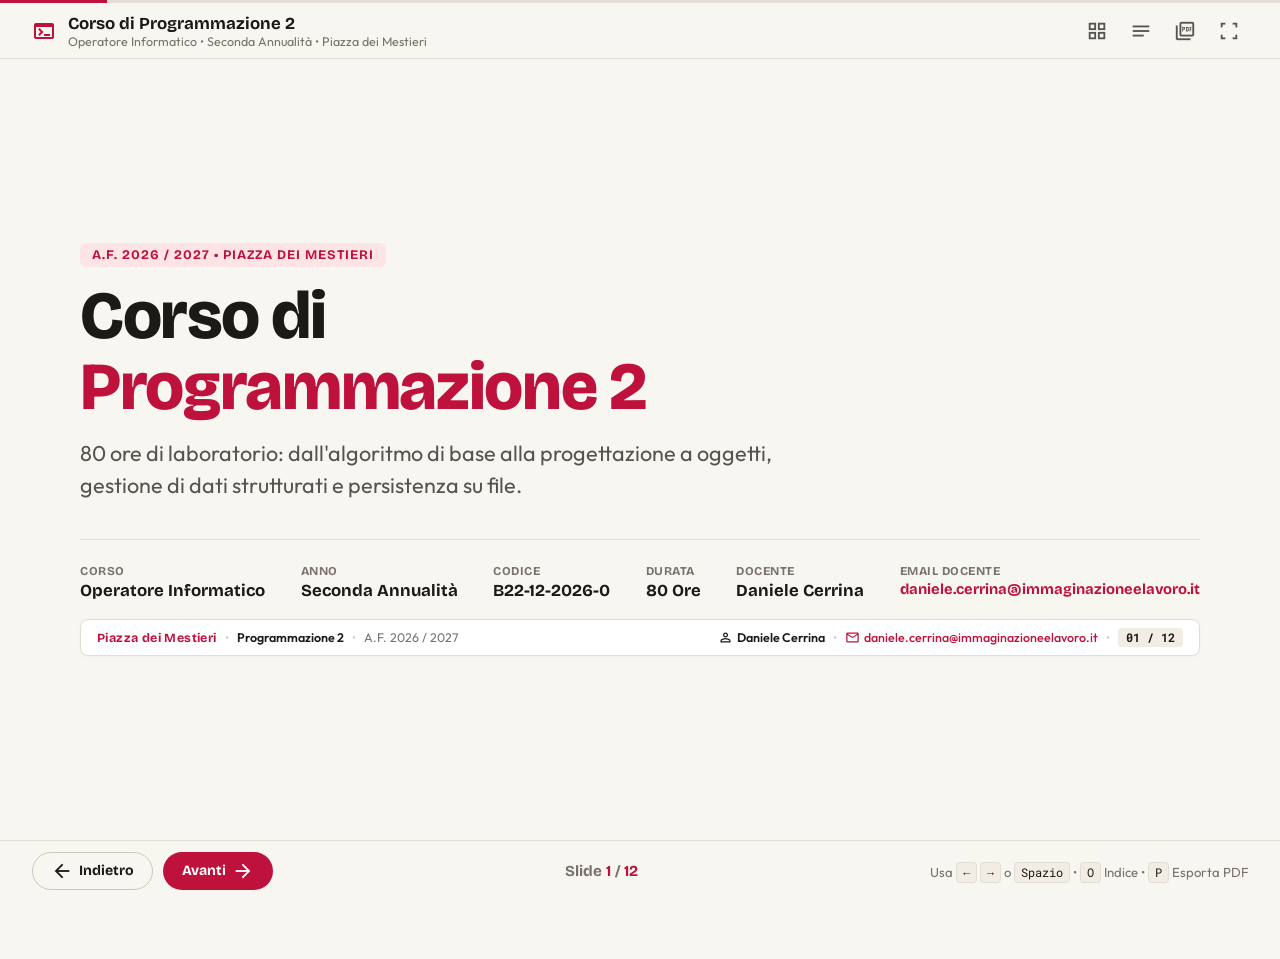
<file: presentazione/index.html>
<!DOCTYPE html>
<html lang="it">
<head>
  <meta charset="UTF-8">
  <meta name="viewport" content="width=device-width, initial-scale=1.0">
  <title>Corso di Programmazione 2 | Seconda Annualità - Piazza dei Mestieri</title>
  
  <!-- Typography: Outfit (Body) & Bricolage Grotesque (Headings & Accents) -->
  <link rel="preconnect" href="https://fonts.googleapis.com">
  <link rel="preconnect" href="https://fonts.gstatic.com" crossorigin>
  <link href="https://fonts.googleapis.com/css2?family=Bricolage+Grotesque:opsz,wght@12..96,500;12..96,600;12..96,700;12..96,800&family=Outfit:wght@300;400;500;600;700&family=Roboto+Mono:wght@400;500&display=swap" rel="stylesheet">
  
  <!-- Google Material Symbols Outlined -->
  <link rel="stylesheet" href="https://fonts.googleapis.com/css2?family=Material+Symbols+Outlined:opsz,wght,FILL,GRAD@20..48,100..700,0..1,-50..200" />

  <link rel="stylesheet" href="style.css">
</head>
<body class="m3-paper">

  <!-- Progress Bar Superiore -->
  <div class="m3-progress-container">
    <div id="progressBar" class="m3-progress-bar"></div>
  </div>

  <!-- Barra Superiore -->
  <header class="m3-top-app-bar">
    <div class="app-bar-leading">
      <span class="material-symbols-outlined icon-main">terminal</span>
      <div class="app-bar-title-group">
        <span class="app-bar-title">Corso di Programmazione 2</span>
        <span class="app-bar-subtitle">Operatore Informatico &bull; Seconda Annualità &bull; Piazza dei Mestieri</span>
      </div>
    </div>

    <div class="app-bar-actions">
      <button id="btnOverview" class="m3-icon-button" title="Indice delle slide (O)">
        <span class="material-symbols-outlined">grid_view</span>
      </button>
      <button id="btnNotes" class="m3-icon-button" title="Note Docente (N)">
        <span class="material-symbols-outlined">notes</span>
      </button>
      <button id="btnExportPdf" class="m3-icon-button" title="Esporta slide in PDF (P)">
        <span class="material-symbols-outlined">picture_as_pdf</span>
      </button>
      <button id="btnFullscreen" class="m3-icon-button" title="Schermo intero (F)">
        <span class="material-symbols-outlined">fullscreen</span>
      </button>
    </div>
  </header>

  <!-- Slide Deck Main Container -->
  <main class="deck-container">

    <!-- SLIDE 1: COPERTINA -->
    <section class="slide active" data-slide="1">
      <div class="slide-content cover-slide-layout">
        <div class="cover-tag">A.F. 2026 / 2027 &bull; PIAZZA DEI MESTIERI</div>
        <h1 class="main-title">
          Corso di <br><span class="cherry-text">Programmazione 2</span>
        </h1>
        <p class="main-lead">
          80 ore di laboratorio: dall'algoritmo di base alla progettazione a oggetti, gestione di dati strutturati e persistenza su file.
        </p>

        <div class="cover-specs-row">
          <div class="spec-cell">
            <span class="spec-label">CORSO</span>
            <span class="spec-value">Operatore Informatico</span>
          </div>
          <div class="spec-cell">
            <span class="spec-label">ANNO</span>
            <span class="spec-value">Seconda Annualità</span>
          </div>
          <div class="spec-cell">
            <span class="spec-label">CODICE</span>
            <span class="spec-value">B22-12-2026-0</span>
          </div>
          <div class="spec-cell">
            <span class="spec-label">DURATA</span>
            <span class="spec-value">80 Ore</span>
          </div>
          <div class="spec-cell">
            <span class="spec-label">DOCENTE</span>
            <span class="spec-value">Daniele Cerrina</span>
          </div>
          <div class="spec-cell">
            <span class="spec-label">EMAIL DOCENTE</span>
            <span class="spec-value spec-email">daniele.cerrina@immaginazioneelavoro.it</span>
          </div>
        </div>
      </div>
      <div class="speaker-notes">
        Dare il benvenuto al secondo anno. Ricordare il percorso già fatto in prima e introdurre il salto di qualità: impareremo a costruire programmi completi e modulari.
      </div>
    </section>

    <!-- SLIDE 2: IL DOCENTE (DANIELE CERRINA) -->
    <section class="slide" data-slide="2">
      <div class="slide-content">
        <div class="slide-header">
          <span class="slide-kicker">CHI VI GUIDERÀ</span>
          <h2>Daniele Cerrina</h2>
          <p class="section-lead">Docente del corso, sviluppatore software e consulente aziendale.</p>
          <div class="docente-email-badge">
            <span class="material-symbols-outlined" style="font-size: 18px;">mail</span>
            <a href="mailto:daniele.cerrina@immaginazioneelavoro.it">daniele.cerrina@immaginazioneelavoro.it</a>
          </div>
        </div>

        <div class="split-columns">
          <div class="info-panel">
            <div class="panel-tag">FORMAZIONE E METODO</div>
            <h3>Base logica e ingegneristica</h3>
            <ul class="clean-bullet-list">
              <li>
                <strong>Informatica all'ITIS Pininfarina:</strong> lo stesso percorso tecnico e laboratoriale che state vivendo voi, con attenzione continua alla pratica e al computer.
              </li>
              <li>
                <strong>Matematica per l'Ingegneria al Politecnico di Torino (PoliTO):</strong> rigore analitico per comprendere algoritmi, strutture dati e modelli computazionali.
              </li>
            </ul>
          </div>

          <div class="info-panel accent-panel">
            <div class="panel-tag accent-tag">LAVORO SUL CAMPO</div>
            <h3>Consulenza per le imprese</h3>
            <ul class="clean-bullet-list">
              <li>
                <strong>Web &amp; Intelligenza Artificiale:</strong> collaboro con aziende per progettare architetture software, automazione di flussi e integrazione di agenti IA nei processi di business.
              </li>
              <li>
                <strong>Cosa significa per il secondo anno:</strong> lavoreremo su metodi di sviluppo moderni, codice pulito e formati dati (JSON, file, log) che le aziende usano davvero ogni giorno.
              </li>
            </ul>
          </div>
        </div>
      </div>
      <div class="speaker-notes">
        Sottolineare la continuità didattica: quest'anno applicheremo ciò che le aziende cercano, con un focus speciale sul valore dell'organizzazione e dei dati.
      </div>
    </section>

    <!-- SLIDE 3: OBIETTIVO DEL 2° ANNO -->
    <section class="slide" data-slide="3">
      <div class="slide-content">
        <div class="slide-header">
          <span class="slide-kicker">OBIETTIVO FORMATIVO</span>
          <h2>Dallo script sciolto al software modulare</h2>
          <p class="section-lead">In prima abbiamo imparato a scrivere istruzioni: in seconda impariamo a costruire applicazioni.</p>
        </div>

        <div class="statement-banner">
          <p class="statement-text">
            Un programma reale non è un unico file disordinato di centinaia di righe.<br>
            È un <strong>sistema di componenti coordinati</strong>: oggetti che dialogano tra loro, leggono file su disco e gestiscono gli imprevisti senza bloccarsi.
          </p>
        </div>

        <div class="flow-horizontal-cards">
          <div class="flow-step-card">
            <span class="step-num">1</span>
            <h4>Progettare a Oggetti</h4>
            <p>Rappresentare elementi reali (carte, domande, robot) con Classi composte da attributi e azioni.</p>
          </div>
          <div class="flow-step-card">
            <span class="step-num">2</span>
            <h4>Organizzare i Dati</h4>
            <p>Usare liste, dizionari e algoritmi di ricerca per ordinare e gestire informazioni in memoria.</p>
          </div>
          <div class="flow-step-card">
            <span class="step-num">3</span>
            <h4>Rendere Persistente</h4>
            <p>Salvare e caricare stati su file (TXT e JSON) e gestire gli errori con <code>try / except</code>.</p>
          </div>
        </div>
      </div>
      <div class="speaker-notes">
        Tranquillizzare chi si sente debole: l'OOP non è più difficile, è solo un modo più ordinato di chiamare le cose che abbiamo già visto.
      </div>
    </section>

    <!-- SLIDE 4: GLI STRUMENTI DEL 2° ANNO -->
    <section class="slide" data-slide="4">
      <div class="slide-content">
        <div class="slide-header">
          <span class="slide-kicker">STRUMENTI PROFESSIONALI</span>
          <h2>La nostra cassetta degli attrezzi</h2>
          <p class="section-lead">Tecnologie standard utilizzate nel settore dello sviluppo software.</p>
        </div>

        <div class="three-tools-grid">
          <div class="tool-box">
            <div class="tool-head">
              <span class="material-symbols-outlined">data_object</span>
              <h3>Python OOP</h3>
            </div>
            <p class="tool-desc">Il linguaggio Python con il paradigma a oggetti: definizione di <code>class</code>, metodi, liste avanzate e manipolazione sicura dei tipi di dato.</p>
          </div>

          <div class="tool-box">
            <div class="tool-head">
              <span class="material-symbols-outlined">developer_mode</span>
              <h3>Visual Studio Code</h3>
            </div>
            <p class="tool-desc">L'ambiente di sviluppo per gestire progetti multi-file, evidenziazione degli errori prima dell'avvio e controllo delle variabili in tempo reale.</p>
          </div>

          <div class="tool-box">
            <div class="tool-head">
              <span class="material-symbols-outlined">description</span>
              <h3>File &amp; Terminale</h3>
            </div>
            <p class="tool-desc">Scrittura e lettura di file su disco (TXT e JSON), output formattato da terminale e gestione delle eccezioni con blocchi di controllo <code>try/except</code>.</p>
          </div>
        </div>
      </div>
      <div class="speaker-notes">
        Mostrare che gli strumenti sono gli stessi ma usati a un livello più consapevole e organizzato.
      </div>
    </section>

    <!-- SLIDE 5: IL METODO PROJECT-BASED -->
    <section class="slide" data-slide="5">
      <div class="slide-content">
        <div class="slide-header">
          <span class="slide-kicker">METODO DIDATTICO</span>
          <h2>Un videogioco a turni come progetto guida</h2>
          <p class="section-lead">Niente esercizi isolati: ogni concetto appreso servirà ad arricchire il nostro progetto annuale.</p>
        </div>

        <div class="split-columns">
          <div class="info-panel">
            <div class="panel-tag">PERCHÉ QUESTA SCELTA?</div>
            <h3>Contiene tutta l'informatica del 2° anno</h3>
            <ul class="clean-bullet-list">
              <li><strong>Elementi del gioco come Oggetti:</strong> carte, eroi, domande o robot diventano istanze di classi con attributi e metodi chiari.</li>
              <li><strong>Mazzi, inventari e cataloghi:</strong> richiedono la manipolazione di liste ordinate e collezioni dinamiche.</li>
              <li><strong>Meccaniche a turni / menu:</strong> zero stress di tempo reale, zero problemi di framerate; ci si concentra sulla logica pulita.</li>
              <li><strong>Salvataggio progressi:</strong> lettura e scrittura su disco per salvare il mazzo, i record o lo stato del sistema.</li>
            </ul>
          </div>

          <div class="info-panel accent-panel">
            <div class="panel-tag accent-tag">LA SCELTA DI OGGI</div>
            <h3>Decidiamo insieme il tema</h3>
            <p class="mb-12">Nella prossima slide voteremo in diretta tra 3 opzioni differenti:</p>
            <ul class="clean-bullet-list">
              <li><strong>Deck Builder Roguelike:</strong> gioco di carte e strategia a turni con gestione mazzo ed energia.</li>
              <li><strong>Trivia Master:</strong> quiz game show a premi con catalogo domande da file e classifica record.</li>
              <li><strong>Vending Machine Manager:</strong> simulatore di laboratorio con distributore di test per IA e audit report.</li>
            </ul>
          </div>
        </div>
      </div>
      <div class="speaker-notes">
        Evidenziare che la meccanica a turni è stata scelta appositamente per dare a ciascuno il tempo di ragionare senza ansia da tempo di reazione.
      </div>
    </section>

    <!-- SLIDE 6: VOTAZIONE INTERATTIVA DEL GIOCO -->
    <section class="slide" data-slide="6">
      <div class="slide-content vote-layout">
        <div class="slide-header">
          <div class="header-badge-row">
            <span class="slide-kicker">DECISIONE D'AULA</span>
            <span class="m3-chip m3-chip-primary">Votazione in diretta</span>
          </div>
          <h2>Quale progetto svilupperemo durante l'anno?</h2>
          <p class="section-lead">Alzate la mano per esprimere la vostra preferenza: registriamo i voti ora.</p>
        </div>

        <div class="three-projects-grid">
          
          <!-- PROGETTO 1: DECK BUILDER -->
          <div class="project-box" id="gameCard1" data-game="deck">
            <div class="project-tag">OPZIONE A</div>
            <h3>Deck Builder Roguelike</h3>
            <span class="project-type">Carte &bull; Strategia a Turni</span>
            <p class="project-summary">Affronta sfide a turni giocando carte dalla tua mano: bilancia punti energia, attacchi e scudi. Vincendo, sblocchi carte rare per potenziare il tuo mazzo.</p>
            
            <div class="project-features">
              <span>Classi Carta e Mazzo</span>
              <span>Energia e Pila Scarti</span>
              <span>Salvataggio Deck su File</span>
            </div>

            <div class="vote-widget">
              <div class="vote-buttons">
                <button class="vote-btn" onclick="updateVote('deck', -1)">-</button>
                <span class="vote-num" id="votes-deck">0</span>
                <button class="vote-btn" onclick="updateVote('deck', 1)">+</button>
              </div>
              <span class="vote-percentage" id="pct-deck">0%</span>
            </div>
            <div class="meter-bar"><div class="meter-fill" id="bar-deck" style="width: 0%;"></div></div>
          </div>

          <!-- PROGETTO 2: TRIVIA MASTER -->
          <div class="project-box" id="gameCard2" data-game="trivia">
            <div class="project-tag">OPZIONE B</div>
            <h3>Trivia Master</h3>
            <span class="project-type">Quiz Game Show &bull; Classifica</span>
            <p class="project-summary">Quiz game a premi stile "Chi vuol essere milionario". Carica le domande da un catalogo esterno, gestisce le vite del giocatore e memorizza il tabellone dei record.</p>
            
            <div class="project-features">
              <span>Classe Domanda &amp; Giocatore</span>
              <span>Catalogo File JSON/TXT</span>
              <span>Classifica e Try/Except</span>
            </div>

            <div class="vote-widget">
              <div class="vote-buttons">
                <button class="vote-btn" onclick="updateVote('trivia', -1)">-</button>
                <span class="vote-num" id="votes-trivia">0</span>
                <button class="vote-btn" onclick="updateVote('trivia', 1)">+</button>
              </div>
              <span class="vote-percentage" id="pct-trivia">0%</span>
            </div>
            <div class="meter-bar"><div class="meter-fill" id="bar-trivia" style="width: 0%;"></div></div>
          </div>

          <!-- PROGETTO 3: VENDING MACHINE MANAGER -->
          <div class="project-box" id="gameCard3" data-game="vending">
            <div class="project-tag">OPZIONE C</div>
            <h3>Vending Machine Manager</h3>
            <span class="project-type">Lab Simulator &bull; Test per IA</span>
            <p class="project-summary">Gestisci il distributore automatico di test di un centro di ricerca AI. Eroga esperimenti logici per addestrare modelli IA, monitora la stabilità e genera report diagnostici.</p>
            
            <div class="project-features">
              <span>Distributore &amp; Fiale Test</span>
              <span>Valutazione Modelli IA</span>
              <span>Audit Log su File &amp; Token</span>
            </div>

            <div class="vote-widget">
              <div class="vote-buttons">
                <button class="vote-btn" onclick="updateVote('vending', -1)">-</button>
                <span class="vote-num" id="votes-vending">0</span>
                <button class="vote-btn" onclick="updateVote('vending', 1)">+</button>
              </div>
              <span class="vote-percentage" id="pct-vending">0%</span>
            </div>
            <div class="meter-bar"><div class="meter-fill" id="bar-vending" style="width: 0%;"></div></div>
          </div>

        </div>

        <!-- Barra di Azione Votazione -->
        <div class="voting-footer-strip">
          <div class="total-counter">
            Voti registrati: <strong id="totalVotesCount">0</strong>
          </div>
          <div class="footer-buttons">
            <button class="m3-btn m3-btn-filled" onclick="proclaimWinner()">
              <span>Conferma Scelta dell'Aula</span>
            </button>
            <button class="m3-btn m3-btn-outlined" onclick="resetVotes()">
              <span>Azzera Voti</span>
            </button>
          </div>
        </div>

        <div id="winnerBanner" class="result-box hidden">
          <span class="material-symbols-outlined">check_circle</span>
          <div>
            <h4 id="winnerText">PROGETTO APPROVATO DALL'AULA</h4>
            <p>Questo sarà il caso di studio per tutte le esercitazioni pratiche del secondo anno.</p>
          </div>
        </div>

      </div>
      <div class="speaker-notes">
        Raccogliere i voti per alzata di mano, registrarli con + e confermare la scelta dell'aula. I voti rimangono salvati nella memoria del browser.
      </div>
    </section>

    <!-- SLIDE 7: COME SI SVOLGE LA LEZIONE -->
    <section class="slide" data-slide="7">
      <div class="slide-content">
        <div class="slide-header">
          <span class="slide-kicker">ROUTINE DI LABORATORIO</span>
          <h2>Come si svolgerà ogni sessione</h2>
          <p class="section-lead">Una struttura collaudata per ottimizzare il tempo e non rimanere mai bloccati.</p>
        </div>

        <div class="daily-routine-cards">
          <div class="routine-card">
            <div class="routine-time">Minuto 0 - 20</div>
            <h4>1. Spiegazione Mirata</h4>
            <p>Introduzione di un singolo concetto OOP o struttura dati alla lavagna, con codice proiettato ed esempi minimi funzionanti.</p>
          </div>

          <div class="routine-card routine-active">
            <div class="routine-time cherry-time">Minuto 20 - 75</div>
            <h4>2. Codice alla Postazione</h4>
            <p>Sviluppo guidato della classe o funzionalità assegnata. Il docente gira continuamente tra i banchi per supporto e sblocchi.</p>
          </div>

          <div class="routine-card">
            <div class="routine-time">Ultimi 15 Min</div>
            <h4>3. Correzione &amp; Salvataggio</h4>
            <p>Analisi collettiva dei bug più frequenti, verifica del funzionamento e salvataggio dei file nella cartella di lavoro.</p>
          </div>
        </div>

        <div class="rule-reminder-strip">
          <span class="material-symbols-outlined">help</span>
          <span>Regola fondamentale: se siete fermi su un errore da più di due minuti, alzate la mano. Nessuno resta a fissare lo schermo a vuoto.</span>
        </div>
      </div>
      <div class="speaker-notes">
        Ribadire che il docente è lì apposta per aiutare: chiedere aiuto tempestivamente fa risparmiare tempo a tutti.
      </div>
    </section>

    <!-- SLIDE 8: LE VALUTAZIONI -->
    <section class="slide" data-slide="8">
      <div class="slide-content">
        <div class="slide-header">
          <span class="slide-kicker">VALUTAZIONE DEL PROFITTO</span>
          <h2>Come funzioneranno le verifiche</h2>
          <p class="section-lead">Criteri chiari e trasparenti per certificare le competenze acquisite nel secondo anno.</p>
        </div>

        <div class="split-columns">
          <div class="info-panel">
            <div class="panel-tag">PROVE PERIODICHE</div>
            <h3>1. Verifiche Scritte</h3>
            <p class="mb-12">Questionari strutturati per verificare la comprensione dei concetti e della sintassi:</p>
            <ul class="clean-bullet-list">
              <li>
                <strong>Domande chiuse (scelta multipla):</strong> per accertare la padronanza di sintassi, classi, attributi e metodi di Python.
              </li>
              <li>
                <strong>Domande aperte &amp; lettura codice:</strong> spiegare cosa fa un frammento di codice, individuare errori logici o scrivere brevi metodi su carta.
              </li>
            </ul>
          </div>

          <div class="info-panel accent-panel">
            <div class="panel-tag accent-tag">INTEGRAZIONE PRATICA</div>
            <h3>2. Breve Colloquio al PC</h3>
            <p class="mb-12">Ogni verifica scritta è integrata da un breve controllo individuale al computer:</p>
            <ul class="clean-bullet-list">
              <li>
                <strong>Spiegazione a voce:</strong> mostrare al docente il proprio programma funzionante e spiegare come interagiscono le classi.
              </li>
              <li>
                <strong>Modifica estemporanea:</strong> saper modificare una riga, un valore o una condizione sul momento per dimostrare che il codice è compreso e non copiato.
              </li>
            </ul>
          </div>
        </div>
      </div>
      <div class="speaker-notes">
        Rassicurare la classe: l'orale dura pochi minuti e premia chi ha lavorato con impegno in laboratorio, non la memoria cieca.
      </div>
    </section>

    <!-- SLIDE 9: REGOLE E CONDOTTA IN LAB -->
    <section class="slide" data-slide="9">
      <div class="slide-content">
        <div class="slide-header">
          <span class="slide-kicker">PATTO FORMATIVO</span>
          <h2>Regole del laboratorio</h2>
          <p class="section-lead">Norme semplici ma tassative per lavorare con serenità ed efficienza.</p>
        </div>

        <div class="three-tools-grid">
          <div class="tool-box">
            <div class="tool-head">
              <span class="material-symbols-outlined">computer</span>
              <h3>Rispetto delle Macchine</h3>
            </div>
            <p class="tool-desc">La postazione è il vostro strumento di lavoro professionale. Non si toccano cavi, non si alterano configurazioni e la postazione si lascia pulita.</p>
          </div>

          <div class="tool-box">
            <div class="tool-head">
              <span class="material-symbols-outlined">psychology_alt</span>
              <h3>Niente Copia Cieco</h3>
            </div>
            <p class="tool-desc">È lecito consultare esempi, ma qualunque riga presente nel vostro file deve poter essere spiegata a parole vostre durante la prova pratica.</p>
          </div>

          <div class="tool-box">
            <div class="tool-head">
              <span class="material-symbols-outlined">group</span>
              <h3>Collaborazione tra Pari</h3>
            </div>
            <p class="tool-desc">Aiutare il compagno di banco spiegandogli la logica fa crescere entrambi; passargli il file già fatto gli impedisce di superare la verifica.</p>
          </div>
        </div>
      </div>
      <div class="speaker-notes">
        Sottolineare la differenza tra "spiegare un passaggio" e "passare il codice": la seconda danneggia chi riceve il file.
      </div>
    </section>

    <!-- SLIDE 10: 3 CONSIGLI PRATICI -->
    <section class="slide" data-slide="10">
      <div class="slide-content">
        <div class="slide-header">
          <span class="slide-kicker">METODO EFFICACE</span>
          <h2>3 consigli da ricordare per il 2° anno</h2>
          <p class="section-lead">Le tre abitudini fondamentali per evitare ore di frustrazione davanti al codice.</p>
        </div>

        <div class="three-tips-row">
          <div class="tip-panel">
            <span class="tip-digit">1</span>
            <h3>Disegna la classe su carta</h3>
            <p>Prima di scrivere <code>class</code> nell'editor, prendi un foglio e scrivi due cose: cosa deve <strong>avere</strong> (attributi) e cosa deve <strong>fare</strong> (metodi). Tutto diventa più chiaro.</p>
          </div>

          <div class="tip-panel">
            <span class="tip-digit">2</span>
            <h3>Testa subito con una print</h3>
            <p>Non scrivere 50 righe di programma prima di provarlo. Crea l'oggetto, chiama il metodo appena scritto, stampa il risultato sul terminale e verifica che funzioni subito.</p>
          </div>

          <div class="tip-panel">
            <span class="tip-digit">3</span>
            <h3>Leggi il numero di riga dell'errore</h3>
            <p>Quando Python segnala un errore in rosso, indica esattamente il <strong>nome del file e la riga precisa</strong>. Leggilo sempre prima di cancellare righe a caso.</p>
          </div>
        </div>
      </div>
      <div class="speaker-notes">
        Ripetere spesso il punto 1: schematizzare su carta prima di digitare evita il 90% degli errori di progettazione a oggetti.
      </div>
    </section>

    <!-- SLIDE 11: IL TRAGUARDO FINALE -->
    <section class="slide" data-slide="11">
      <div class="slide-content">
        <div class="slide-header">
          <span class="slide-kicker">FINE ANNO</span>
          <h2>Il traguardo: il vostro software completo</h2>
          <p class="section-lead">Nelle ultime 14 ore il progetto diventerà una vostra creazione originale.</p>
        </div>

        <div class="three-tools-grid">
          <div class="tool-box">
            <div class="phase-number">FASE 1</div>
            <h3>Personalizzazione</h3>
            <p>Partirete dalla base solida sviluppata insieme in aula e aggiungerete 1 o 2 funzionalità originali a vostra scelta (nuove carte, domande speciali, report personalizzati).</p>
          </div>

          <div class="tool-box">
            <div class="phase-number">FASE 2</div>
            <h3>Collaudo Incrociato</h3>
            <p>Un compagno di banco proverà la vostra applicazione sulla sua postazione: un modo pratico per verificare la robustezza del codice e la chiarezza delle istruzioni a schermo.</p>
          </div>

          <div class="tool-box">
            <div class="phase-number">FASE 3</div>
            <h3>Presentazione Finale</h3>
            <p>Breve dimostrazione di 5 minuti per mostrare il software in esecuzione, illustrare la classe principale e rispondere alle domande del docente.</p>
          </div>
        </div>

        <div class="rule-reminder-strip mt-20">
          <span class="material-symbols-outlined">verified</span>
          <span>A fine anno avrete nel vostro portfolio un'applicazione software modulare, funzionante e interamente compresa da voi.</span>
        </div>
      </div>
      <div class="speaker-notes">
        Dare agli allievi un orizzonte chiaro e motivante: non semplici voti scolastici, ma un vero lavoro finito da mostrare.
      </div>
    </section>

    <!-- SLIDE 12: CONCLUSIONE E INIZIO -->
    <section class="slide" data-slide="12">
      <div class="slide-content cover-slide-layout text-center">
        <div class="cover-tag">INIZIAMO ORA</div>
        <h1 class="main-title">
          Accendiamo i computer <br>e <span class="cherry-text">apriamo l'editor</span>
        </h1>
        <p class="main-lead">
          Oggi: accesso con le credenziali di laboratorio, apertura di Visual Studio Code e creazione del workspace di Programmazione 2.
        </p>

        <div class="console-box-clean">
          <div class="console-bar">
            <span>bash &bull; laboratorio-seconda-piazza-dei-mestieri</span>
          </div>
          <div class="console-body">
            <span class="prompt">$</span> mkdir programmazione_2 &amp;&amp; cd programmazione_2<br>
            <span class="prompt">$</span> code .<br>
            <span class="term-green">&gt; Workspace pronto. Buon inizio anno a tutti!</span>
          </div>
        </div>

        <div class="footer-hints">
          <span>Spazio aperto per domande prima di cominciare le attività alla postazione</span>
        </div>
      </div>
      <div class="speaker-notes">
        Verificare che tutti gli allievi riescano ad accedere e ad avviare VS Code nella cartella corretta.
      </div>
    </section>

  </main>

  <!-- Barra Inferiore di Navigazione -->
  <footer class="m3-bottom-bar">
    <div class="bottom-bar-left">
      <button id="btnPrev" class="m3-btn m3-btn-outlined" title="Slide Precedente (&larr;)">
        <span class="material-symbols-outlined">arrow_back</span>
        <span>Indietro</span>
      </button>
      <button id="btnNext" class="m3-btn m3-btn-filled" title="Slide Successiva (&rarr; / Spazio)">
        <span>Avanti</span>
        <span class="material-symbols-outlined">arrow_forward</span>
      </button>
    </div>

    <div class="bottom-bar-center">
      <div class="m3-counter-display">
        Slide <span id="currentSlideNum">1</span> / <span id="totalSlidesNum">12</span>
      </div>
    </div>

    <div class="bottom-bar-right">
      <span class="shortcut-tip">Usa <kbd>&larr;</kbd> <kbd>&rarr;</kbd> o <kbd>Spazio</kbd> &bull; <kbd>O</kbd> Indice &bull; <kbd>P</kbd> Esporta PDF</span>
    </div>
  </footer>

  <!-- Modale Panoramica (Indice delle Slide) -->
  <div id="overviewModal" class="m3-modal-backdrop hidden">
    <div class="m3-dialog">
      <div class="dialog-header">
        <div class="dialog-title-group">
          <span class="material-symbols-outlined">grid_view</span>
          <h3>Indice delle Diapositive</h3>
        </div>
        <div class="dialog-actions">
          <button id="btnModalExportPdf" class="m3-btn m3-btn-outlined m3-btn-sm" title="Esporta tutte le slide in PDF">
            <span class="material-symbols-outlined" style="font-size: 19px;">picture_as_pdf</span>
            <span>Esporta in PDF</span>
          </button>
          <button id="btnCloseOverview" class="m3-icon-button" title="Chiudi">
            <span class="material-symbols-outlined">close</span>
          </button>
        </div>
      </div>
      <div id="overviewGrid" class="overview-grid">
        <!-- Generato dinamicamente da app.js -->
      </div>
    </div>
  </div>

  <script src="app.js"></script>
</body>
</html>
</file>
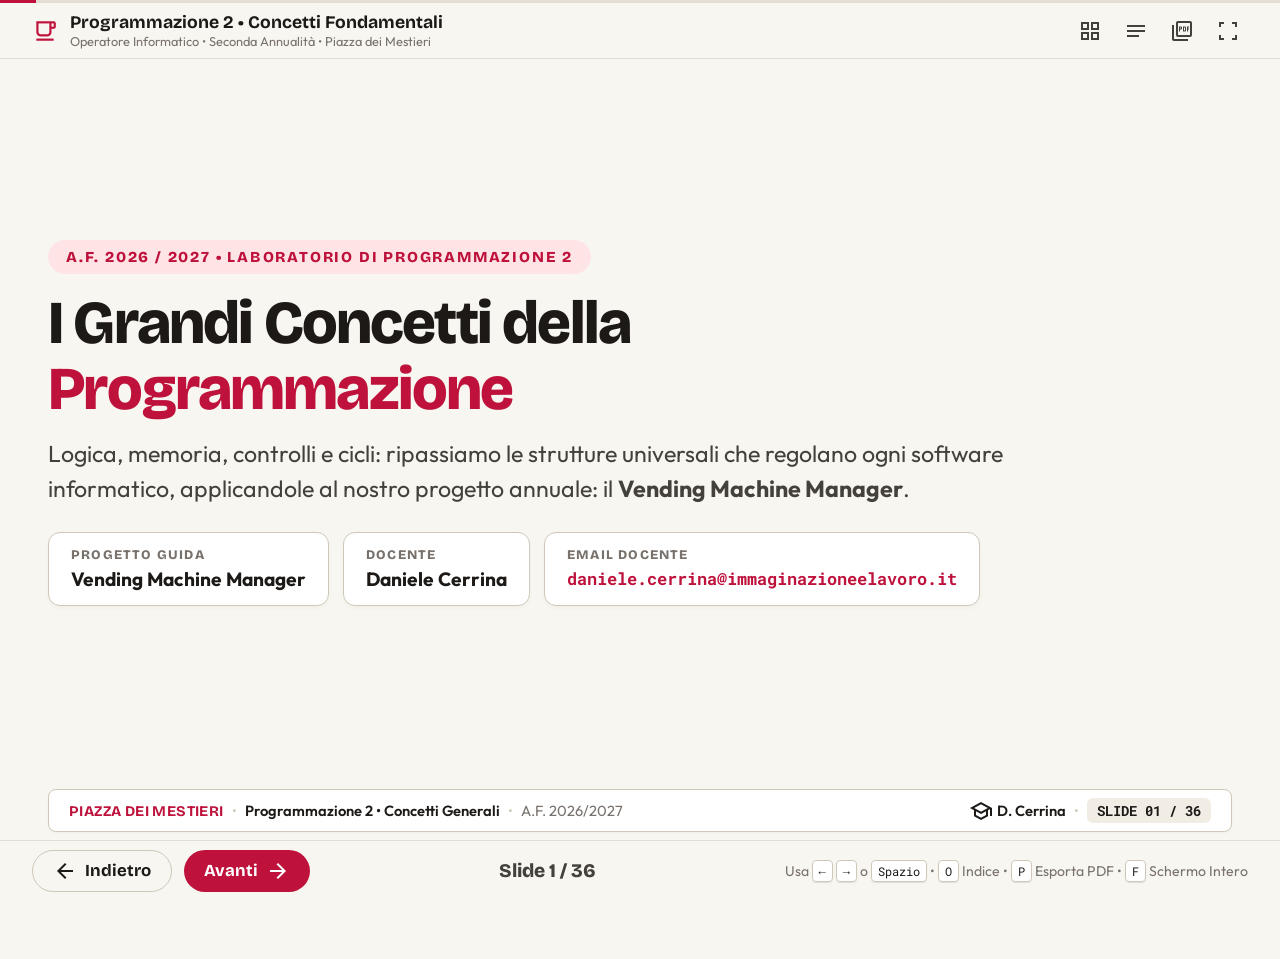
<file: 2026-09-22/presentazione/index.html>
<!DOCTYPE html>
<html lang="it">
<head>
  <meta charset="UTF-8">
  <meta name="viewport" content="width=device-width, initial-scale=1.0">
  <title>Concetti Generali di Programmazione | Vending Machine Manager - Piazza dei Mestieri</title>
  
  <!-- Typography: Outfit (Body) & Bricolage Grotesque (Headings & Accents) & Roboto Mono -->
  <link rel="preconnect" href="https://fonts.googleapis.com">
  <link rel="preconnect" href="https://fonts.gstatic.com" crossorigin>
  <link href="https://fonts.googleapis.com/css2?family=Bricolage+Grotesque:opsz,wght@12..96,500;12..96,600;12..96,700;12..96,800&family=Outfit:wght@300;400;500;600;700&family=Roboto+Mono:wght@400;500;700&display=swap" rel="stylesheet">
  
  <!-- Google Material Symbols Outlined -->
  <link rel="stylesheet" href="https://fonts.googleapis.com/css2?family=Material+Symbols+Outlined:opsz,wght,FILL,GRAD@20..48,100..700,0..1,-50..200" />

  <link rel="stylesheet" href="style.css">
</head>
<body class="m3-paper">

  <!-- Progress Bar Superiore -->
  <div class="m3-progress-container">
    <div id="progressBar" class="m3-progress-bar"></div>
  </div>

  <!-- Barra Superiore -->
  <header class="m3-top-app-bar">
    <div class="app-bar-leading">
      <span class="material-symbols-outlined icon-main">local_cafe</span>
      <div class="app-bar-title-group">
        <span class="app-bar-title">Programmazione 2 &bull; Concetti Fondamentali</span>
        <span class="app-bar-subtitle">Operatore Informatico &bull; Seconda Annualità &bull; Piazza dei Mestieri</span>
      </div>
    </div>

    <div class="app-bar-actions">
      <button id="btnOverview" class="m3-icon-button" title="Indice delle slide (O)">
        <span class="material-symbols-outlined">grid_view</span>
      </button>
      <button id="btnNotes" class="m3-icon-button" title="Note Docente (N)">
        <span class="material-symbols-outlined">notes</span>
      </button>
      <button id="btnExportPdf" class="m3-icon-button" title="Esporta slide in PDF (P)">
        <span class="material-symbols-outlined">picture_as_pdf</span>
      </button>
      <button id="btnFullscreen" class="m3-icon-button" title="Schermo intero (F)">
        <span class="material-symbols-outlined">fullscreen</span>
      </button>
    </div>
  </header>

  <!-- Slide Deck Main Container -->
  <main class="deck-container">

    <!-- ==========================================================================
         SLIDE 1: COPERTINA
         ========================================================================== -->
    <section class="slide active" data-slide="1">
      <div class="slide-content cover-slide-layout">
        <div class="cover-tag">A.F. 2026 / 2027 &bull; LABORATORIO DI PROGRAMMAZIONE 2</div>
        <h1 class="main-title">
          I Grandi Concetti della <br><span class="cherry-text">Programmazione</span>
        </h1>
        <p class="main-lead">
          Logica, memoria, controlli e cicli: ripassiamo le strutture universali che regolano ogni software informatico, applicandole al nostro progetto annuale: il <strong>Vending Machine Manager</strong>.
        </p>

        <div class="cover-specs-row">
          <div class="spec-cell">
            <span class="spec-label">PROGETTO GUIDA</span>
            <span class="spec-value cherry-text">Vending Machine Manager</span>
          </div>
          <div class="spec-cell">
            <span class="spec-label">DOCENTE</span>
            <span class="spec-value">Daniele Cerrina</span>
          </div>
          <div class="spec-cell">
            <span class="spec-label">EMAIL DOCENTE</span>
            <span class="spec-value spec-email">daniele.cerrina@immaginazioneelavoro.it</span>
          </div>
        </div>
      </div>

      <div class="speaker-notes">
        Benvenuto alla classe seconda. Oggi ripassiamo la LOGICA pura dei concetti: ciò che avete visto l'anno scorso (in C++) e che vale per qualsiasi linguaggio di programmazione al mondo.
      </div>

      <div class="slide-cartiglio">
        <div class="cartiglio-left">
          <span class="cartiglio-brand">PIAZZA DEI MESTIERI</span>
          <span class="cartiglio-divider">&bull;</span>
          <span class="cartiglio-course">Programmazione 2 &bull; Concetti Generali</span>
          <span class="cartiglio-divider">&bull;</span>
          <span class="cartiglio-year">A.F. 2026/2027</span>
        </div>
        <div class="cartiglio-right">
          <span class="cartiglio-teacher"><span class="material-symbols-outlined icon-mini">school</span> D. Cerrina</span>
          <span class="cartiglio-divider">&bull;</span>
          <span class="cartiglio-num">SLIDE 01 / 36</span>
        </div>
      </div>
    </section>

    <!-- ==========================================================================
         SLIDE 2: LA MAPPA DEI CONCETTI (1/2)
         ========================================================================== -->
    <section class="slide" data-slide="2">
      <div class="slide-content">
        <div class="slide-header">
          <span class="slide-kicker">PANORAMICA (PARTE 1)</span>
          <h2>La Mappa dei Concetti: Ragionare e Memorizzare</h2>
          <p class="section-lead">I primi tre mattoni per strutturare qualsiasi programma al calcolatore.</p>
        </div>

        <div class="grid-3">
          <div class="m3-card">
            <div class="card-header-row">
              <div class="card-icon-pill"><span class="material-symbols-outlined">psychology</span></div>
              <div class="card-title-group">
                <span class="card-tag">1. RAGIONAMENTO</span>
                <h3>Algoritmi &amp; Logica</h3>
              </div>
            </div>
            <p class="card-body-text">Input iniziale &rarr; Istruzioni ordinate e non ambigue &rarr; Risultato desiderato.</p>
          </div>

          <div class="m3-card">
            <div class="card-header-row">
              <div class="card-icon-pill amber"><span class="material-symbols-outlined">memory</span></div>
              <div class="card-title-group">
                <span class="card-tag">2. MEMORIA</span>
                <h3>Variabili &amp; Tipi</h3>
              </div>
            </div>
            <p class="card-body-text">Celle di memoria con un nome, un tipo (interi, decimali, caratteri) e un valore.</p>
          </div>

          <div class="m3-card">
            <div class="card-header-row">
              <div class="card-icon-pill green"><span class="material-symbols-outlined">alt_route</span></div>
              <div class="card-title-group">
                <span class="card-tag">3. SCELTE</span>
                <h3>Controlli &amp; Bivi</h3>
              </div>
            </div>
            <p class="card-body-text">Logica binaria (VERO / FALSO), confronti relazionali e algebra booleana (AND, OR, NOT).</p>
          </div>
        </div>
      </div>

      <div class="speaker-notes">
        Introdurre i primi tre pilastri: prima di scrivere codice dobbiamo capire il flusso, dove memorizzare i dati e quali decisioni prendere.
      </div>

      <div class="slide-cartiglio">
        <div class="cartiglio-left">
          <span class="cartiglio-brand">PIAZZA DEI MESTIERI</span>
          <span class="cartiglio-divider">&bull;</span>
          <span class="cartiglio-course">Programmazione 2 &bull; Concetti Generali</span>
          <span class="cartiglio-divider">&bull;</span>
          <span class="cartiglio-year">A.F. 2026/2027</span>
        </div>
        <div class="cartiglio-right">
          <span class="cartiglio-teacher"><span class="material-symbols-outlined icon-mini">school</span> D. Cerrina</span>
          <span class="cartiglio-divider">&bull;</span>
          <span class="cartiglio-num">SLIDE 02 / 36</span>
        </div>
      </div>
    </section>

    <!-- ==========================================================================
         SLIDE 3: LA MAPPA DEI CONCETTI (2/2)
         ========================================================================== -->
    <section class="slide" data-slide="3">
      <div class="slide-content">
        <div class="slide-header">
          <span class="slide-kicker">PANORAMICA (PARTE 2)</span>
          <h2>La Mappa dei Concetti: Automatizzare e Organizzare</h2>
          <p class="section-lead">Come evitare il lavoro manuale e gestire insiemi ordinati di informazioni.</p>
        </div>

        <div class="grid-2">
          <div class="m3-card">
            <div class="card-header-row">
              <div class="card-icon-pill blue"><span class="material-symbols-outlined">sync</span></div>
              <div class="card-title-group">
                <span class="card-tag">4. AUTOMAZIONE</span>
                <h3>Cicli e Iterazioni</h3>
              </div>
            </div>
            <p class="card-body-text" style="font-size: 1.05rem; line-height: 1.5;">
              La vera forza del computer: ripetere operazioni milioni di volte senza stancarsi.<br><br>
              &bull; <strong>WHILE:</strong> ripete finché una condizione si mantiene vera.<br>
              &bull; <strong>FOR:</strong> ripete per un numero prestabilito di conteggi.
            </p>
          </div>

          <div class="m3-card">
            <div class="card-header-row">
              <div class="card-icon-pill"><span class="material-symbols-outlined">view_list</span></div>
              <div class="card-title-group">
                <span class="card-tag">5. COLLEZIONI</span>
                <h3>Vettori e Sequenze</h3>
              </div>
            </div>
            <p class="card-body-text" style="font-size: 1.05rem; line-height: 1.5;">
              Raggruppare dati contigui in memoria:<br><br>
              &bull; <strong>Array / Vettori:</strong> celle ordinate accessibili per posizione.<br>
              &bull; <strong>Regola Sacra:</strong> l'indice parte rigorosamente da <strong>zero</strong>.<br>
              &bull; <strong>Stringhe:</strong> sequenze ordinate di singoli caratteri.
            </p>
          </div>
        </div>
      </div>

      <div class="speaker-notes">
        I cicli e i vettori sono gli strumenti che permettono di passare da un calcolatore da tavolo a un vero software gestionale.
      </div>

      <div class="slide-cartiglio">
        <div class="cartiglio-left">
          <span class="cartiglio-brand">PIAZZA DEI MESTIERI</span>
          <span class="cartiglio-divider">&bull;</span>
          <span class="cartiglio-course">Programmazione 2 &bull; Concetti Generali</span>
          <span class="cartiglio-divider">&bull;</span>
          <span class="cartiglio-year">A.F. 2026/2027</span>
        </div>
        <div class="cartiglio-right">
          <span class="cartiglio-teacher"><span class="material-symbols-outlined icon-mini">school</span> D. Cerrina</span>
          <span class="cartiglio-divider">&bull;</span>
          <span class="cartiglio-num">SLIDE 03 / 36</span>
        </div>
      </div>
    </section>

    <!-- ==========================================================================
         SLIDE 4: COS'È UN ALGORITMO?
         ========================================================================== -->
    <section class="slide" data-slide="4">
      <div class="slide-content">
        <div class="slide-header">
          <span class="slide-kicker">PILASTRO 1: IL RAGIONAMENTO</span>
          <h2>Che cos'è un Algoritmo?</h2>
          <p class="section-lead">La sequenza logica di istruzioni che trasforma i dati iniziali nel risultato desiderato.</p>
        </div>

        <div class="m3-card">
          <h3 style="margin-bottom: 10px; font-size: 1.35rem;">La Definizione Formale</h3>
          <p class="card-body-text" style="font-size: 1.15rem; line-height: 1.55;">
            Un <strong>algoritmo</strong> è un elenco <strong>finito</strong> e <strong>ordinato</strong> di operazioni <strong>non ambigue</strong> che, partendo da dati iniziali, porta con certezza al compimento di un compito.
          </p>

          <div class="callout-box" style="margin-top: 14px;">
            <span class="material-symbols-outlined callout-icon">local_cafe</span>
            <div class="callout-content" style="font-size: 1.05rem;">
              <strong>Zero intuito:</strong> Il microcontrollore del distributore automatico non possiede fantasia. Non può interpretare ordini generici: deve ricevere ed eseguire comandi categorici, uno dopo l'altro.
            </div>
          </div>
        </div>
      </div>

      <div class="speaker-notes">
        Sottolineare che l'algoritmo esiste prima del codice: si può progettare su carta con frecce e diagrammi di flusso prima di toccare la tastiera.
      </div>

      <div class="slide-cartiglio">
        <div class="cartiglio-left">
          <span class="cartiglio-brand">PIAZZA DEI MESTIERI</span>
          <span class="cartiglio-divider">&bull;</span>
          <span class="cartiglio-course">Programmazione 2 &bull; Concetti Generali</span>
          <span class="cartiglio-divider">&bull;</span>
          <span class="cartiglio-year">A.F. 2026/2027</span>
        </div>
        <div class="cartiglio-right">
          <span class="cartiglio-teacher"><span class="material-symbols-outlined icon-mini">school</span> D. Cerrina</span>
          <span class="cartiglio-divider">&bull;</span>
          <span class="cartiglio-num">SLIDE 04 / 36</span>
        </div>
      </div>
    </section>

    <!-- ==========================================================================
         SLIDE 5: SCHEMA INPUT -> ALGORITMO -> OUTPUT
         ========================================================================== -->
    <section class="slide" data-slide="5">
      <div class="slide-content">
        <div class="slide-header">
          <span class="slide-kicker">STRUTTURA DI UN SISTEMA</span>
          <h2>Lo Schema Universale: Input &rarr; Algoritmo &rarr; Output</h2>
          <p class="section-lead">Come interagiscono dati di ingresso, elaborazione logica e risultato finale nel Vending Machine.</p>
        </div>

        <div class="grid-3" style="align-items: stretch;">
          <div class="m3-card" style="border-color: var(--amber-primary); background-color: var(--amber-container);">
            <div class="card-header-row">
              <span class="material-symbols-outlined amber-text" style="font-size: 32px;">payments</span>
              <h3 style="color: var(--amber-text);">1. INPUT</h3>
            </div>
            <p class="card-body-text" style="color: var(--amber-text); font-size: 1.02rem; line-height: 1.45;">
              I dati che entrano nel sistema:<br><br>
              &bull; Monete inserite nella feritoia (es. 1.50€)<br>
              &bull; Codice digitato sulla tastiera (es. "B2")
            </p>
          </div>

          <div class="m3-card" style="border-color: var(--cherry-primary); background-color: var(--cherry-tint);">
            <div class="card-header-row">
              <span class="material-symbols-outlined cherry-text" style="font-size: 32px;">settings</span>
              <h3 style="color: var(--cherry-dark);">2. ALGORITMO</h3>
            </div>
            <p class="card-body-text" style="font-size: 1.02rem; line-height: 1.45;">
              L'elaborazione logica interna:<br><br>
              &bull; Verifica disponibilità snack<br>
              &bull; Controllo credito sufficiente<br>
              &bull; Attivazione motore spirale B2
            </p>
          </div>

          <div class="m3-card" style="border-color: var(--green-true); background-color: var(--green-container);">
            <div class="card-header-row">
              <span class="material-symbols-outlined green-text" style="font-size: 32px;">inventory</span>
              <h3 style="color: var(--green-text);">3. OUTPUT</h3>
            </div>
            <p class="card-body-text" style="color: var(--green-text); font-size: 1.02rem; line-height: 1.45;">
              Il risultato restituito:<br><br>
              &bull; Snack caduto nel vano di ritiro<br>
              &bull; Resto erogato (0.50€)<br>
              &bull; Messaggio di saluto a display
            </p>
          </div>
        </div>
      </div>

      <div class="speaker-notes">
        Far notare l'Input (dati esterni), l'elaborazione (la scatola nera del software) e l'Output (il risultato visibile e tangibile).
      </div>

      <div class="slide-cartiglio">
        <div class="cartiglio-left">
          <span class="cartiglio-brand">PIAZZA DEI MESTIERI</span>
          <span class="cartiglio-divider">&bull;</span>
          <span class="cartiglio-course">Programmazione 2 &bull; Concetti Generali</span>
          <span class="cartiglio-divider">&bull;</span>
          <span class="cartiglio-year">A.F. 2026/2027</span>
        </div>
        <div class="cartiglio-right">
          <span class="cartiglio-teacher"><span class="material-symbols-outlined icon-mini">school</span> D. Cerrina</span>
          <span class="cartiglio-divider">&bull;</span>
          <span class="cartiglio-num">SLIDE 05 / 36</span>
        </div>
      </div>
    </section>

    <!-- ==========================================================================
         SLIDE 6: FINITEZZA E DEFINITEZZA
         ========================================================================== -->
    <section class="slide" data-slide="6">
      <div class="slide-content">
        <div class="slide-header">
          <span class="slide-kicker">PROPRIETÀ DI UN ALGORITMO</span>
          <h2>Regole 1 &amp; 2: Finitezza e Definitezza</h2>
          <p class="section-lead">Due condizioni indispensabili affinché un procedimento sia valido e calcolabile.</p>
        </div>

        <div class="grid-2">
          <div class="m3-card">
            <div class="card-header-row">
              <div class="card-icon-pill"><span class="material-symbols-outlined">hourglass_top</span></div>
              <div class="card-title-group">
                <span class="card-tag">PROPRIETÀ 1</span>
                <h3>Finitezza</h3>
              </div>
            </div>
            <p class="card-body-text" style="font-size: 1.05rem; line-height: 1.45;">
              L'esecuzione <strong>deve terminare sempre</strong> dopo un numero finito di passi.<br><br>
              Se il distributore girasse il motore all'infinito senza fermarsi mai, brucerebbe l'hardware e violerebbe questa proprietà.
            </p>
            <div class="pill-tag red" style="margin-top: 10px; width: fit-content;">Nessun loop infinito</div>
          </div>

          <div class="m3-card">
            <div class="card-header-row">
              <div class="card-icon-pill amber"><span class="material-symbols-outlined">fact_check</span></div>
              <div class="card-title-group">
                <span class="card-tag">PROPRIETÀ 2</span>
                <h3>Definitezza</h3>
              </div>
            </div>
            <p class="card-body-text" style="font-size: 1.05rem; line-height: 1.45;">
              Ogni singola istruzione deve essere <strong>chiara, univoca e senza dubbi</strong>.<br><br>
              Non possiamo dire a una macchina <em>"eroga un po' di caffè"</em>: dobbiamo ordinare <em>"apri l'elettrovalvola per 30 ml d'acqua"</em>.
            </p>
            <div class="pill-tag amber" style="margin-top: 10px; width: fit-content;">Comandi deterministici</div>
          </div>
        </div>
      </div>

      <div class="speaker-notes">
        Chiedere: perché un umano capisce 'versa un filo d'olio' ma un computer no? Perché l'umano usa il contesto e l'esperienza, la macchina solo logica binaria.
      </div>

      <div class="slide-cartiglio">
        <div class="cartiglio-left">
          <span class="cartiglio-brand">PIAZZA DEI MESTIERI</span>
          <span class="cartiglio-divider">&bull;</span>
          <span class="cartiglio-course">Programmazione 2 &bull; Concetti Generali</span>
          <span class="cartiglio-divider">&bull;</span>
          <span class="cartiglio-year">A.F. 2026/2027</span>
        </div>
        <div class="cartiglio-right">
          <span class="cartiglio-teacher"><span class="material-symbols-outlined icon-mini">school</span> D. Cerrina</span>
          <span class="cartiglio-divider">&bull;</span>
          <span class="cartiglio-num">SLIDE 06 / 36</span>
        </div>
      </div>
    </section>

    <!-- ==========================================================================
         SLIDE 7: GENERALITÀ DEGLI ALGORITMI
         ========================================================================== -->
    <section class="slide" data-slide="7">
      <div class="slide-content">
        <div class="slide-header">
          <span class="slide-kicker">PROPRIETÀ DI UN ALGORITMO</span>
          <h2>Regola 3: La Generalità del Software</h2>
          <p class="section-lead">Il nostro scopo è risolvere l'INTERA classe di problemi, non un solo calcolo specifico.</p>
        </div>

        <div class="grid-2-1">
          <div class="m3-card">
            <h3 style="margin-bottom: 8px;">Valido per Qualsiasi Valore</h3>
            <p class="card-body-text" style="font-size: 1.05rem; line-height: 1.45;">
              L'algoritmo di cassa e resto non deve funzionare solo per un caffè da 1.00€ pagato con una moneta da 2.00€.<br><br>
              Deve funzionare per <strong>qualsiasi prezzo di listino</strong> e per <strong>qualsiasi combinazione di monete</strong> inserite!
            </p>
            <div class="callout-box green" style="margin-top: 12px;">
              <span class="material-symbols-outlined callout-icon">verified</span>
              <div class="callout-content">
                <strong>Formula generale:</strong><br>
                <code class="mono">resto = credito_totale - prezzo_prodotto</code><br>
                Questa regola matematica vale sempre, per qualunque snack o bevanda.
              </div>
            </div>
          </div>

          <div class="m3-card" style="background-color: var(--paper-surface-muted);">
            <div class="pill-tag cherry" style="margin-bottom: 8px;">Vietato Cablare i Dati</div>
            <p class="card-body-text" style="font-size: 0.98rem; line-height: 1.45;">
              Fissare numeri a mano nel codice (hardcoding) toglie ogni utilità all'informatica.<br><br>
              Usiamo <strong>variabili e parametri</strong> affinché il nostro algoritmo sia universale e riutilizzabile all'infinito.
            </p>
          </div>
        </div>
      </div>

      <div class="speaker-notes">
        La generalità è il motivo per cui scriviamo programmi anziché fare i conti con la calcolatrice.
      </div>

      <div class="slide-cartiglio">
        <div class="cartiglio-left">
          <span class="cartiglio-brand">PIAZZA DEI MESTIERI</span>
          <span class="cartiglio-divider">&bull;</span>
          <span class="cartiglio-course">Programmazione 2 &bull; Concetti Generali</span>
          <span class="cartiglio-divider">&bull;</span>
          <span class="cartiglio-year">A.F. 2026/2027</span>
        </div>
        <div class="cartiglio-right">
          <span class="cartiglio-teacher"><span class="material-symbols-outlined icon-mini">school</span> D. Cerrina</span>
          <span class="cartiglio-divider">&bull;</span>
          <span class="cartiglio-num">SLIDE 07 / 36</span>
        </div>
      </div>
    </section>

    <!-- ==========================================================================
         SLIDE 8: VARIABILI E ASSEGNAZIONE
         ========================================================================== -->
    <section class="slide" data-slide="8">
      <div class="slide-content">
        <div class="slide-header">
          <span class="slide-kicker">PILASTRO 2: MEMORIA RAM</span>
          <h2>Variabili: Scatole con Nome e Tipo</h2>
          <p class="section-lead">Una porzione di memoria RAM a cui diamo un identificatore e che può cambiare valore.</p>
        </div>

        <div class="grid-2-1">
          <div class="m3-card">
            <h3 style="margin-bottom: 8px;">Come Cambia il Valore nel Tempo</h3>
            <p class="card-body-text" style="font-size: 1.05rem;">
              Il valore all'interno della scatola può essere sovrascritto durante l'esecuzione del programma:
            </p>
            <div class="code-box-clean" style="margin-top: 8px;">
              <div class="code-body">
<span class="c-com">// All'inizio dell'acquisto il credito è zero:</span>
credito = <span class="c-num">0.00</span>;

<span class="c-com">// L'utente inserisce 50 centesimi:</span>
credito = credito + <span class="c-num">0.50</span>;  <span class="c-com">// ora vale 0.50</span>

<span class="c-com">// L'utente inserisce 1 euro:</span>
credito = credito + <span class="c-num">1.00</span>;  <span class="c-com">// ora vale 1.50</span></div>
            </div>
          </div>

          <div class="m3-card" style="background-color: var(--amber-container);">
            <div class="card-header-row">
              <div class="card-icon-pill amber" style="background-color: white;">
                <span class="material-symbols-outlined">arrow_back</span>
              </div>
              <div class="card-title-group">
                <span class="card-tag">REGOLA D'ORO</span>
                <h3>Il Senso dell'Assegnazione</h3>
              </div>
            </div>
            <p class="card-body-text" style="font-size: 1rem; color: var(--amber-text); line-height: 1.45;">
              L'operatore di assegnazione (il singolo <code class="mono">=</code> o <code class="mono">&larr;</code>):<br>
              1. Calcola l'espressione a <strong>destra</strong>.<br>
              2. La versa nella scatola a <strong>sinistra</strong>.<br><br>
              Si legge sempre da destra a sinistra!
            </p>
          </div>
        </div>
      </div>

      <div class="speaker-notes">
        Ricordare che in matematica 'x = x + 1' è impossibile, ma in informatica è l'istruzione fondamentale di incremento della memoria.
      </div>

      <div class="slide-cartiglio">
        <div class="cartiglio-left">
          <span class="cartiglio-brand">PIAZZA DEI MESTIERI</span>
          <span class="cartiglio-divider">&bull;</span>
          <span class="cartiglio-course">Programmazione 2 &bull; Concetti Generali</span>
          <span class="cartiglio-divider">&bull;</span>
          <span class="cartiglio-year">A.F. 2026/2027</span>
        </div>
        <div class="cartiglio-right">
          <span class="cartiglio-teacher"><span class="material-symbols-outlined icon-mini">school</span> D. Cerrina</span>
          <span class="cartiglio-divider">&bull;</span>
          <span class="cartiglio-num">SLIDE 08 / 36</span>
        </div>
      </div>
    </section>

    <!-- ==========================================================================
         SLIDE 9: LE COSTANTI
         ========================================================================== -->
    <section class="slide" data-slide="9">
      <div class="slide-content">
        <div class="slide-header">
          <span class="slide-kicker">PILASTRO 2: MEMORIA RAM</span>
          <h2>Le Costanti: Valori Protetti in Sola Lettura</h2>
          <p class="section-lead">Dati che vengono impostati all'avvio e non devono mai essere modificati.</p>
        </div>

        <div class="grid-2-1">
          <div class="m3-card">
            <h3 style="margin-bottom: 8px;">Listino Prezzi e Limiti di Sicurezza</h3>
            <p class="card-body-text" style="font-size: 1.05rem;">
              Per convenzione universale si scrivono in <strong>TUTTO MAIUSCOLO</strong> (es. <code class="mono">const</code> in C++ o convenzione maiuscola):
            </p>
            <div class="code-box-clean" style="margin-top: 8px;">
              <div class="code-body">
PREZZO_ESPRESSO = <span class="c-num">1.00</span>;     <span class="c-com">// Prezzo fisso del caffè</span>
PREZZO_SNACK = <span class="c-num">1.50</span>;        <span class="c-com">// Prezzo fisso dello snack</span>
MAX_CAPIENZA_CASSA = <span class="c-num">100.00</span>; <span class="c-com">// Limite monete della cassa</span></div>
            </div>
          </div>

          <div class="m3-card" style="background-color: var(--paper-surface-muted);">
            <div class="pill-tag cherry" style="margin-bottom: 8px;">Perché Sono Fondamentali?</div>
            <p class="card-body-text" style="font-size: 0.98rem; line-height: 1.45;">
              1. <strong>Sicurezza:</strong> impediscono che un'istruzione sbagliata cambi per sbaglio il prezzo di un prodotto a zero euro!<br><br>
              2. <strong>Facilità di modifica:</strong> se il prezzo cambia, si aggiorna una sola riga in cima invece di cercarlo in centinaia di punti.
            </p>
          </div>
        </div>
      </div>

      <div class="speaker-notes">
        In C++ usavano 'const float PREZZO = 1.00f;'. Sottolineare che il concetto di dato 'read-only' è presente in qualsiasi linguaggio.
      </div>

      <div class="slide-cartiglio">
        <div class="cartiglio-left">
          <span class="cartiglio-brand">PIAZZA DEI MESTIERI</span>
          <span class="cartiglio-divider">&bull;</span>
          <span class="cartiglio-course">Programmazione 2 &bull; Concetti Generali</span>
          <span class="cartiglio-divider">&bull;</span>
          <span class="cartiglio-year">A.F. 2026/2027</span>
        </div>
        <div class="cartiglio-right">
          <span class="cartiglio-teacher"><span class="material-symbols-outlined icon-mini">school</span> D. Cerrina</span>
          <span class="cartiglio-divider">&bull;</span>
          <span class="cartiglio-num">SLIDE 09 / 36</span>
        </div>
      </div>
    </section>

    <!-- ==========================================================================
         SLIDE 10: TIPI NUMERICI (INTERI E REALI)
         ========================================================================== -->
    <section class="slide" data-slide="10">
      <div class="slide-content">
        <div class="slide-header">
          <span class="slide-kicker">TIPI DI DATO</span>
          <h2>I Tipi Numerici: Quantità Intere e Valute Reali</h2>
          <p class="section-lead">Il tipo di dato stabilisce quanti byte occupare in memoria e quali operazioni consentire.</p>
        </div>

        <div class="grid-2">
          <div class="m3-card">
            <div class="card-header-row">
              <span class="pill-tag cherry">Numeri Interi (int)</span>
              <h3>Pezzi e Conteggi</h3>
            </div>
            <p class="card-body-text" style="font-size: 1rem;">
              Numeri senza virgola. Si usano per tutto ciò che è numerabile a pezzi discreti:
            </p>
            <div class="code-box-clean" style="margin-top: 8px;">
              <div class="code-body">
cialde_disponibili = <span class="c-num">25</span>;
monete_nella_cassa = <span class="c-num">48</span>;
numero_corsia = <span class="c-num">3</span>;</div>
            </div>
          </div>

          <div class="m3-card">
            <div class="card-header-row">
              <span class="pill-tag amber">Numeri Decimali (float / double)</span>
              <h3>Prezzi e Misure Continue</h3>
            </div>
            <p class="card-body-text" style="font-size: 1rem;">
              Numeri con parte frazionaria. Si usa sempre il <strong>punto</strong> decimale:
            </p>
            <div class="code-box-clean" style="margin-top: 8px;">
              <div class="code-body">
prezzo_lattina = <span class="c-num">1.80</span>;
credito_inserito = <span class="c-num">2.50</span>;
temperatura_frigo = <span class="c-num">3.8</span>;</div>
            </div>
          </div>
        </div>
      </div>

      <div class="speaker-notes">
        Gli studenti ricordano int e float/double dal C++. Ribadire che il punto decimale è lo standard universale della notazione anglosassone.
      </div>

      <div class="slide-cartiglio">
        <div class="cartiglio-left">
          <span class="cartiglio-brand">PIAZZA DEI MESTIERI</span>
          <span class="cartiglio-divider">&bull;</span>
          <span class="cartiglio-course">Programmazione 2 &bull; Concetti Generali</span>
          <span class="cartiglio-divider">&bull;</span>
          <span class="cartiglio-year">A.F. 2026/2027</span>
        </div>
        <div class="cartiglio-right">
          <span class="cartiglio-teacher"><span class="material-symbols-outlined icon-mini">school</span> D. Cerrina</span>
          <span class="cartiglio-divider">&bull;</span>
          <span class="cartiglio-num">SLIDE 10 / 36</span>
        </div>
      </div>
    </section>

    <!-- ==========================================================================
         SLIDE 11: I BOOLEANI (BOOL) E I SENSORI
         ========================================================================== -->
    <section class="slide" data-slide="11">
      <div class="slide-content">
        <div class="slide-header">
          <span class="slide-kicker">TIPI DI DATO</span>
          <h2>I Booleani (bool) e i Sensori Fisici</h2>
          <p class="section-lead">Rappresentare gli stati di verità e intercettare l'hardware del distributore.</p>
        </div>

        <div class="grid-2">
          <div class="m3-card">
            <div class="card-header-row">
              <span class="pill-tag green">Valore Booleano (bool)</span>
              <h3>Solo Due Stati Possibili</h3>
            </div>
            <p class="card-body-text" style="font-size: 1.05rem; line-height: 1.5;">
              Un valore booleano occupa un solo bit logico:<br><br>
              &bull; <strong>VERO (true / 1)</strong>: l'evento si è verificato.<br>
              &bull; <strong>FALSO (false / 0)</strong>: l'evento non è presente.
            </p>
          </div>

          <div class="m3-card" style="background-color: var(--paper-surface-muted);">
            <div class="pill-tag cherry" style="margin-bottom: 8px;">I Sensori del Vending Machine</div>
            <div class="code-box-clean" style="margin-top: 6px;">
              <div class="code-body">
sportello_aperto = <span class="c-bool">false</span>;     <span class="c-com">// Finecorsa sportello</span>
prodotto_sganciato = <span class="c-bool">true</span>;   <span class="c-com">// Fotocellula vano</span>
cassa_piena = <span class="c-bool">false</span>;          <span class="c-com">// Sensore monete</span></div>
            </div>
            <p class="card-body-text" style="font-size: 0.95rem; margin-top: 8px; color: var(--text-muted);">
              Tutti i sensori del mondo reale comunicano con la CPU tramite segnali booleani!
            </p>
          </div>
        </div>
      </div>

      <div class="speaker-notes">
        La fotocellula nel cassetto rileva se il raggio infrarosso viene interrotto dallo snack caduto (True) o no (False).
      </div>

      <div class="slide-cartiglio">
        <div class="cartiglio-left">
          <span class="cartiglio-brand">PIAZZA DEI MESTIERI</span>
          <span class="cartiglio-divider">&bull;</span>
          <span class="cartiglio-course">Programmazione 2 &bull; Concetti Generali</span>
          <span class="cartiglio-divider">&bull;</span>
          <span class="cartiglio-year">A.F. 2026/2027</span>
        </div>
        <div class="cartiglio-right">
          <span class="cartiglio-teacher"><span class="material-symbols-outlined icon-mini">school</span> D. Cerrina</span>
          <span class="cartiglio-divider">&bull;</span>
          <span class="cartiglio-num">SLIDE 11 / 36</span>
        </div>
      </div>
    </section>

    <!-- ==========================================================================
         SLIDE 12: IL TESTO E CODICI SLOT
         ========================================================================== -->
    <section class="slide" data-slide="12">
      <div class="slide-content">
        <div class="slide-header">
          <span class="slide-kicker">TIPI DI DATO</span>
          <h2>Il Testo: Codici Slot (string / char)</h2>
          <p class="section-lead">Gestire messaggi per il display e codici digitati sulla tastiera alfanumerica.</p>
        </div>

        <div class="grid-2">
          <div class="m3-card">
            <h3 style="margin-bottom: 8px;">Codici e Messaggi Utente</h3>
            <div class="code-box-clean" style="margin-top: 8px;">
              <div class="code-body">
codice_tasto = <span class="c-str">"B2"</span>;
nome_prodotto = <span class="c-str">"Croccantelle"</span>;
avviso_display = <span class="c-str">"INSERIRE RESTO"</span>;</div>
            </div>
            <p class="card-body-text" style="font-size: 0.95rem; margin-top: 8px; color: var(--text-muted);">
              Racchiuso sempre tra virgolette doppie o singole.
            </p>
          </div>

          <div class="m3-card" style="border-color: var(--amber-dark); background-color: var(--amber-container);">
            <div class="pill-tag amber" style="background-color: white; margin-bottom: 8px;">Attenzione: Numero vs Testo!</div>
            <p class="card-body-text" style="color: var(--amber-text); font-size: 1rem; line-height: 1.45;">
              <strong>10 + 5</strong> &rarr; Somma matematica intera: <strong>15</strong>.<br><br>
              <strong>"10" + "5"</strong> &rarr; Concatenazione di due stringhe di testo: <strong>"105"</strong>!<br><br>
              Il tipo di dato dice alla macchina cosa fare con l'operatore <code class="mono">+</code>.
            </p>
          </div>
        </div>
      </div>

      <div class="speaker-notes">
        Spiegare che la tastiera del distributore legge codici come stringhe (es. 'B2').
      </div>

      <div class="slide-cartiglio">
        <div class="cartiglio-left">
          <span class="cartiglio-brand">PIAZZA DEI MESTIERI</span>
          <span class="cartiglio-divider">&bull;</span>
          <span class="cartiglio-course">Programmazione 2 &bull; Concetti Generali</span>
          <span class="cartiglio-divider">&bull;</span>
          <span class="cartiglio-year">A.F. 2026/2027</span>
        </div>
        <div class="cartiglio-right">
          <span class="cartiglio-teacher"><span class="material-symbols-outlined icon-mini">school</span> D. Cerrina</span>
          <span class="cartiglio-divider">&bull;</span>
          <span class="cartiglio-num">SLIDE 12 / 36</span>
        </div>
      </div>
    </section>

    <!-- ==========================================================================
         SLIDE 13: OPERATORI ARITMETICI
         ========================================================================== -->
    <section class="slide" data-slide="13">
      <div class="slide-content">
        <div class="slide-header">
          <span class="slide-kicker">CALCOLO INFORMATICO</span>
          <h2>Operatori Aritmetici: Calcolare Resto e Incassi</h2>
          <p class="section-lead">Le quattro operazioni base applicate alla contabilità della cassa.</p>
        </div>

        <table class="table-clean">
          <thead>
            <tr>
              <th>Simbolo</th>
              <th>Operazione</th>
              <th>Esempio Vending Machine</th>
              <th>Cosa Calcola</th>
            </tr>
          </thead>
          <tbody>
            <tr>
              <td><span class="op-badge">+</span> e <span class="op-badge">-</span></td>
              <td>Addizione e Sottrazione</td>
              <td><code class="mono">credito - PREZZO_SNACK</code></td>
              <td>Calcolo immediato del <strong>resto</strong></td>
            </tr>
            <tr>
              <td><span class="op-badge">*</span></td>
              <td>Moltiplicazione</td>
              <td><code class="mono">lattine_vendute * PREZZO</code></td>
              <td>Incasso totale di una specifica corsia</td>
            </tr>
            <tr>
              <td><span class="op-badge">/</span></td>
              <td>Divisione</td>
              <td><code class="mono">incasso_totale / 5</code></td>
              <td>Media giornaliera dell'incasso della settimana</td>
            </tr>
            <tr>
              <td><span class="op-badge">/</span> (interi)</td>
              <td>Divisione Intera</td>
              <td><code class="mono">monete_totali / 10</code></td>
              <td>Quanti tubi pieni da 10 monete possiamo caricare</td>
            </tr>
          </tbody>
        </table>
      </div>

      <div class="speaker-notes">
        Ricordare che in C++ la divisione tra due int dà come risultato un int troncato (7 / 2 = 3).
      </div>

      <div class="slide-cartiglio">
        <div class="cartiglio-left">
          <span class="cartiglio-brand">PIAZZA DEI MESTIERI</span>
          <span class="cartiglio-divider">&bull;</span>
          <span class="cartiglio-course">Programmazione 2 &bull; Concetti Generali</span>
          <span class="cartiglio-divider">&bull;</span>
          <span class="cartiglio-year">A.F. 2026/2027</span>
        </div>
        <div class="cartiglio-right">
          <span class="cartiglio-teacher"><span class="material-symbols-outlined icon-mini">school</span> D. Cerrina</span>
          <span class="cartiglio-divider">&bull;</span>
          <span class="cartiglio-num">SLIDE 13 / 36</span>
        </div>
      </div>
    </section>

    <!-- ==========================================================================
         SLIDE 14: L'OPERATORE MODULO %
         ========================================================================== -->
    <section class="slide" data-slide="14">
      <div class="slide-content">
        <div class="slide-header">
          <span class="slide-kicker">OPERATORI SPECIALI</span>
          <h2>L'Operatore Modulo (%): Il Resto della Divisione</h2>
          <p class="section-lead">Calcola l'avanzo di una divisione intera tra due numeri.</p>
        </div>

        <div class="grid-2">
          <div class="m3-card">
            <h3 style="margin-bottom: 8px;">Erogare Tagli di Moneta</h3>
            <p class="card-body-text">
              Dobbiamo rendere <strong>70 centesimi</strong> usando monete da 50:<br>
              <code class="mono">70 / 50 = 1</code> (1 moneta da 50 cent erogata).<br>
              Cosa avanza ancora da dare? Lo dice il modulo:
            </p>
            <div class="code-box-clean" style="margin-top: 10px;">
              <div class="code-body">
<span class="c-com">// Calcola l'avanzo della divisione:</span>
resto_rimasto = <span class="c-num">70</span> % <span class="c-num">50</span>;  <span class="c-com">// Fa: 20 cent</span>

<span class="c-com">// La cassa ora sa che deve dare 20 cent!</span></div>
            </div>
          </div>

          <div class="m3-card" style="background-color: var(--amber-container);">
            <div class="pill-tag amber" style="background-color: white; margin-bottom: 8px;">Regola Universale</div>
            <h3 style="margin-bottom: 8px; color: var(--amber-text);">Verifica di Parità</h3>
            <p class="card-body-text" style="color: var(--amber-text);">
              Il modulo con 2 è il test matematico infallibile per sapere se un numero è pari o dispari:
            </p>
            <div class="code-box-clean" style="margin-top: 10px;">
              <div class="code-body">
<span class="c-kw">SE</span> (numero % <span class="c-num">2</span> == <span class="c-num">0</span>) {
    mostra(<span class="c-str">"PARI"</span>);     <span class="c-com">// Resto zero</span>
} <span class="c-kw">ALTRIMENTI</span> {
    mostra(<span class="c-str">"DISPARI"</span>);  <span class="c-com">// Resto uno</span>
}</div>
            </div>
          </div>
        </div>
      </div>

      <div class="speaker-notes">
        Il simbolo '%' in C++, Java e in informatica generale significa sempre MODULO, non percentuale!
      </div>

      <div class="slide-cartiglio">
        <div class="cartiglio-left">
          <span class="cartiglio-brand">PIAZZA DEI MESTIERI</span>
          <span class="cartiglio-divider">&bull;</span>
          <span class="cartiglio-course">Programmazione 2 &bull; Concetti Generali</span>
          <span class="cartiglio-divider">&bull;</span>
          <span class="cartiglio-year">A.F. 2026/2027</span>
        </div>
        <div class="cartiglio-right">
          <span class="cartiglio-teacher"><span class="material-symbols-outlined icon-mini">school</span> D. Cerrina</span>
          <span class="cartiglio-divider">&bull;</span>
          <span class="cartiglio-num">SLIDE 14 / 36</span>
        </div>
      </div>
    </section>

    <!-- ==========================================================================
         SLIDE 15: LA LOGICA BINARIA DELLE DECISIONI
         ========================================================================== -->
    <section class="slide" data-slide="15">
      <div class="slide-content">
        <div class="slide-header">
          <span class="slide-kicker">PILASTRO 3: CONTROLLI</span>
          <h2>La Logica Binaria delle Decisioni</h2>
          <p class="section-lead">Nel processore ogni condizione ha rigorosamente due risposte possibili.</p>
        </div>

        <div class="grid-2">
          <div class="m3-card" style="border-color: var(--green-true); background-color: var(--green-container); text-align: center; justify-content: center; padding: 24px 20px;">
            <span class="material-symbols-outlined" style="font-size: 44px; color: var(--green-true);">check_circle</span>
            <h3 style="font-size: 1.85rem; color: var(--green-text); margin-top: 4px;">VERO (True / 1)</h3>
            <p style="color: var(--green-text); font-weight: 700; font-size: 1.3rem; margin-top: 4px;">Condizione Rispettata</p>
            <p style="font-size: 1.18rem; color: var(--green-text); margin-top: 6px;">Il denaro inserito basta &rarr; Il motore a spirale si avvia!</p>
          </div>

          <div class="m3-card" style="border-color: var(--red-false); background-color: var(--red-container); text-align: center; justify-content: center; padding: 24px 20px;">
            <span class="material-symbols-outlined" style="font-size: 44px; color: var(--red-false);">cancel</span>
            <h3 style="font-size: 1.85rem; color: var(--red-text); margin-top: 4px;">FALSO (False / 0)</h3>
            <p style="color: var(--red-text); font-weight: 700; font-size: 1.3rem; margin-top: 4px;">Condizione Non Rispettata</p>
            <p style="font-size: 1.18rem; color: var(--red-text); margin-top: 6px;">Mancano monete &rarr; Display: "CREDITO INSUFFICIENTE"</p>
          </div>
        </div>

        <div class="callout-box" style="margin-top: 12px;">
          <span class="material-symbols-outlined callout-icon">bolt</span>
          <div class="callout-content">
            <strong>Niente vie di mezzo:</strong> Un computer non conosce il <em>"forse"</em> o il <em>"quasi"</em>. La condizione viene valutata all'istante: o si esegue il blocco oppure lo si salta del tutto.
          </div>
        </div>
      </div>

      <div class="speaker-notes">
        In C++ vero e falso corrispondono anche fisicamente ai valori numerici 1 e 0 a livello di registri della CPU.
      </div>

      <div class="slide-cartiglio">
        <div class="cartiglio-left">
          <span class="cartiglio-brand">PIAZZA DEI MESTIERI</span>
          <span class="cartiglio-divider">&bull;</span>
          <span class="cartiglio-course">Programmazione 2 &bull; Concetti Generali</span>
          <span class="cartiglio-divider">&bull;</span>
          <span class="cartiglio-year">A.F. 2026/2027</span>
        </div>
        <div class="cartiglio-right">
          <span class="cartiglio-teacher"><span class="material-symbols-outlined icon-mini">school</span> D. Cerrina</span>
          <span class="cartiglio-divider">&bull;</span>
          <span class="cartiglio-num">SLIDE 15 / 36</span>
        </div>
      </div>
    </section>

    <!-- ==========================================================================
         SLIDE 16: OPERATORI DI CONFRONTO
         ========================================================================== -->
    <section class="slide" data-slide="16">
      <div class="slide-content">
        <div class="slide-header">
          <span class="slide-kicker">PORRE DOMANDE</span>
          <h2>Operatori di Confronto Relazionali</h2>
          <p class="section-lead">I simboli universali per confrontare due valori e produrre un risultato booleano.</p>
        </div>

        <table class="table-clean">
          <thead>
            <tr>
              <th>Operatore</th>
              <th>Significato Logico</th>
              <th>Esempio Vending Machine</th>
              <th>Risultato Prodotto</th>
            </tr>
          </thead>
          <tbody>
            <tr style="background-color: var(--cherry-tint);">
              <td><span class="op-badge">==</span></td>
              <td><strong>È uguale a?</strong></td>
              <td><code class="mono">credito == 1.50</code></td>
              <td>Importo esatto senza resto</td>
            </tr>
            <tr>
              <td><span class="op-badge">!=</span></td>
              <td><strong>È diverso da?</strong></td>
              <td><code class="mono">codice_digitato != ""</code></td>
              <td>L'utente ha premuto un tasto</td>
            </tr>
            <tr>
              <td><span class="op-badge">&gt;=</span></td>
              <td><strong>Maggiore o uguale</strong></td>
              <td><code class="mono">credito &gt;= PREZZO_SNACK</code></td>
              <td>Il denaro inserito basta a pagare</td>
            </tr>
            <tr>
              <td><span class="op-badge">&gt;</span></td>
              <td><strong>Maggiore di</strong></td>
              <td><code class="mono">scorte_disponibili &gt; 0</code></td>
              <td>Lo snack è presente in magazzino</td>
            </tr>
          </tbody>
        </table>
      </div>

      <div class="speaker-notes">
        Far notare: != significa 'diverso'. In matematica si scrive un uguale sbarrato, sulle tastiere standard usiamo !=.
      </div>

      <div class="slide-cartiglio">
        <div class="cartiglio-left">
          <span class="cartiglio-brand">PIAZZA DEI MESTIERI</span>
          <span class="cartiglio-divider">&bull;</span>
          <span class="cartiglio-course">Programmazione 2 &bull; Concetti Generali</span>
          <span class="cartiglio-divider">&bull;</span>
          <span class="cartiglio-year">A.F. 2026/2027</span>
        </div>
        <div class="cartiglio-right">
          <span class="cartiglio-teacher"><span class="material-symbols-outlined icon-mini">school</span> D. Cerrina</span>
          <span class="cartiglio-divider">&bull;</span>
          <span class="cartiglio-num">SLIDE 16 / 36</span>
        </div>
      </div>
    </section>

    <!-- ==========================================================================
         SLIDE 17: IL TRANELLO MORTALE: = VS ==
         ========================================================================== -->
    <section class="slide" data-slide="17">
      <div class="slide-content">
        <div class="slide-header">
          <span class="slide-kicker">ATTENZIONE SPECIALE</span>
          <h2>Il Tranello Mortale: = contro ==</h2>
          <p class="section-lead">Assegnare un valore alla memoria contro Porre una domanda di confronto.</p>
        </div>

        <div class="grid-2">
          <div class="m3-card" style="border-color: var(--amber-dark);">
            <div class="card-header-row">
              <span class="op-badge" style="font-size: 1.3rem;">=</span>
              <h3>Un Solo Uguale: ASSEGNAZIONE</h3>
            </div>
            <p class="card-body-text" style="font-size: 1.02rem; line-height: 1.45;">
              È un'azione attiva: scrive il dato nella scatola di memoria.
            </p>
            <div class="code-box-clean" style="margin-top: 8px;">
              <div class="code-body">
credito = <span class="c-num">1.50</span>;  <span class="c-com">// Metto 1.50€ nel credito</span></div>
            </div>
          </div>

          <div class="m3-card" style="border-color: var(--cherry-primary); background-color: var(--cherry-tint);">
            <div class="card-header-row">
              <span class="op-badge" style="font-size: 1.3rem; color: var(--cherry-primary);">==</span>
              <h3>Due Uguali: CONFRONTO</h3>
            </div>
            <p class="card-body-text" style="font-size: 1.02rem; line-height: 1.45;">
              È una domanda: non modifica nulla, restituisce solo True o False.
            </p>
            <div class="code-box-clean" style="margin-top: 8px;">
              <div class="code-body">
<span class="c-kw">if</span> (credito == <span class="c-num">1.50</span>)  <span class="c-com">// Il credito è 1.50€?</span></div>
            </div>
          </div>
        </div>

        <div class="callout-box" style="margin-top: 10px;">
          <span class="material-symbols-outlined callout-icon">dangerous</span>
          <div class="callout-content">
            <strong>Il bug più famoso dell'informatica:</strong> Scrivere un solo uguale dentro un controllo condizionale sovrascrive la variabile invece di confrontarla! In C++ assegna il valore e valuta se è diverso da zero, creando bug silenziosi difficilissimi da scovare.
          </div>
        </div>
      </div>

      <div class="speaker-notes">
        Gli studenti che hanno fatto C++ lo sanno bene: 'if (x = 5)' in C++ compila ma assegna 5 ad x, risultando sempre vero!
      </div>

      <div class="slide-cartiglio">
        <div class="cartiglio-left">
          <span class="cartiglio-brand">PIAZZA DEI MESTIERI</span>
          <span class="cartiglio-divider">&bull;</span>
          <span class="cartiglio-course">Programmazione 2 &bull; Concetti Generali</span>
          <span class="cartiglio-divider">&bull;</span>
          <span class="cartiglio-year">A.F. 2026/2027</span>
        </div>
        <div class="cartiglio-right">
          <span class="cartiglio-teacher"><span class="material-symbols-outlined icon-mini">school</span> D. Cerrina</span>
          <span class="cartiglio-divider">&bull;</span>
          <span class="cartiglio-num">SLIDE 17 / 36</span>
        </div>
      </div>
    </section>

    <!-- ==========================================================================
         SLIDE 18: OPERATORE LOGICO AND
         ========================================================================== -->
    <section class="slide" data-slide="18">
      <div class="slide-content">
        <div class="slide-header">
          <span class="slide-kicker">OPERATORI BOOLEANI</span>
          <h2>Operatore AND (&&): Entrambe le Condizioni Vere</h2>
          <p class="section-lead">Restituisce VERO unicamente se tutte le condizioni collegate sono verificate.</p>
        </div>

        <div class="grid-2-1">
          <table class="table-clean">
            <thead>
              <tr>
                <th>Credito Ok?</th>
                <th>Scorte &gt; 0?</th>
                <th>Esito (<code class="mono">AND / &amp;&amp;</code>)</th>
              </tr>
            </thead>
            <tbody>
              <tr style="background-color: var(--green-container);">
                <td><strong class="green-text">VERO</strong></td>
                <td><strong class="green-text">VERO</strong></td>
                <td><strong class="green-text">VERO (Eroga Prodotto)</strong></td>
              </tr>
              <tr>
                <td><strong class="green-text">VERO</strong></td>
                <td><strong class="cherry-text">FALSO</strong></td>
                <td><strong class="cherry-text">FALSO (Snack Esaurito!)</strong></td>
              </tr>
              <tr>
                <td><strong class="cherry-text">FALSO</strong></td>
                <td><strong class="green-text">VERO</strong></td>
                <td><strong class="cherry-text">FALSO (Soldi Mancanti!)</strong></td>
              </tr>
              <tr>
                <td><strong class="cherry-text">FALSO</strong></td>
                <td><strong class="cherry-text">FALSO</strong></td>
                <td><strong class="cherry-text">FALSO</strong></td>
              </tr>
            </tbody>
          </table>

          <div class="m3-card" style="background-color: var(--paper-surface-muted);">
            <div class="pill-tag cherry" style="margin-bottom: 8px;">Logica di Erogazione</div>
            <div class="code-box-clean">
              <div class="code-body">
<span class="c-kw">SE</span> (credito &gt;= PREZZO <span class="c-kw">E</span> scorte &gt; <span class="c-num">0</span>)
    avvia_motore_spirale();
<span class="c-kw">ALTRIMENTI</span>
    mostra_messaggio_errore();</div>
            </div>
            <p class="card-body-text" style="font-size: 0.95rem; margin-top: 8px; color: var(--text-muted);">
              In C++ si scriveva con <code class="mono">&amp;&amp;</code>, in pseudocodice con <code class="mono">AND</code> o <code class="mono">E</code>.
            </p>
          </div>
        </div>
      </div>

      <div class="speaker-notes">
        Sottolineare che basta un solo ramo falso per far fallire tutto l'AND.
      </div>

      <div class="slide-cartiglio">
        <div class="cartiglio-left">
          <span class="cartiglio-brand">PIAZZA DEI MESTIERI</span>
          <span class="cartiglio-divider">&bull;</span>
          <span class="cartiglio-course">Programmazione 2 &bull; Concetti Generali</span>
          <span class="cartiglio-divider">&bull;</span>
          <span class="cartiglio-year">A.F. 2026/2027</span>
        </div>
        <div class="cartiglio-right">
          <span class="cartiglio-teacher"><span class="material-symbols-outlined icon-mini">school</span> D. Cerrina</span>
          <span class="cartiglio-divider">&bull;</span>
          <span class="cartiglio-num">SLIDE 18 / 36</span>
        </div>
      </div>
    </section>

    <!-- ==========================================================================
         SLIDE 19: OPERATORE LOGICO OR
         ========================================================================== -->
    <section class="slide" data-slide="19">
      <div class="slide-content">
        <div class="slide-header">
          <span class="slide-kicker">OPERATORI BOOLEANI</span>
          <h2>Operatore OR (||): Basta Almeno una Vera</h2>
          <p class="section-lead">Restituisce VERO se almeno una delle condizioni verificate è vera.</p>
        </div>

        <div class="grid-2-1">
          <div class="m3-card">
            <h3 style="margin-bottom: 8px;">Accettare Monete Valide</h3>
            <p class="card-body-text" style="font-size: 1rem; line-height: 1.45;">
              La fessura accetta monete da 1 euro OPPURE da 2 euro:
            </p>
            <div class="code-box-clean" style="margin-top: 8px;">
              <div class="code-body">
<span class="c-kw">SE</span> (moneta == <span class="c-num">1.00</span> <span class="c-kw">O</span> moneta == <span class="c-num">2.00</span>)
    credito = credito + moneta;
<span class="c-kw">ALTRIMENTI</span>
    espelli_moneta();  <span class="c-com">// Moneta rifiutata</span></div>
            </div>
            <p class="card-body-text" style="font-size: 0.92rem; margin-top: 8px; color: var(--text-muted);">
              In C++ si scrive con le due pipe <code class="mono">||</code>.
            </p>
          </div>

          <div class="m3-card" style="background-color: var(--amber-container);">
            <div class="pill-tag amber" style="background-color: white; margin-bottom: 8px;">Tasto Annulla Transazione</div>
            <p class="card-body-text" style="color: var(--amber-text); font-size: 0.98rem; line-height: 1.4;">
              Il cliente può richiedere il reso premendo il tasto rosso OPPURE tirando la levetta:
            </p>
            <div class="code-box-clean" style="margin-top: 8px;">
              <div class="code-body">
<span class="c-kw">SE</span> (tasto == <span class="c-str">"ESC"</span> <span class="c-kw">O</span> levetta_tirata)
    restituisci_monete();</div>
            </div>
          </div>
        </div>
      </div>

      <div class="speaker-notes">
        Far notare: OR è falso SOLO quando entrambe le condizioni sono false contemporaneamente.
      </div>

      <div class="slide-cartiglio">
        <div class="cartiglio-left">
          <span class="cartiglio-brand">PIAZZA DEI MESTIERI</span>
          <span class="cartiglio-divider">&bull;</span>
          <span class="cartiglio-course">Programmazione 2 &bull; Concetti Generali</span>
          <span class="cartiglio-divider">&bull;</span>
          <span class="cartiglio-year">A.F. 2026/2027</span>
        </div>
        <div class="cartiglio-right">
          <span class="cartiglio-teacher"><span class="material-symbols-outlined icon-mini">school</span> D. Cerrina</span>
          <span class="cartiglio-divider">&bull;</span>
          <span class="cartiglio-num">SLIDE 19 / 36</span>
        </div>
      </div>
    </section>

    <!-- ==========================================================================
         SLIDE 20: OPERATORE LOGICO NOT
         ========================================================================== -->
    <section class="slide" data-slide="20">
      <div class="slide-content">
        <div class="slide-header">
          <span class="slide-kicker">OPERATORI BOOLEANI</span>
          <h2>Operatore NOT (!): L'Inversione della Verità</h2>
          <p class="section-lead">Ribalta il valore logico: se era VERO diventa FALSO, e viceversa.</p>
        </div>

        <div class="grid-2">
          <div class="m3-card">
            <h3 style="margin-bottom: 8px;">Controllo Blocco Cassa</h3>
            <div class="code-box-clean" style="margin-top: 8px;">
              <div class="code-body">
cassa_bloccata = <span class="c-bool">false</span>;

<span class="c-kw">SE</span> (<span class="c-kw">NON</span> cassa_bloccata)
    mostra(<span class="c-str">"Macchina Pronta: inserisci moneta"</span>);
<span class="c-kw">ALTRIMENTI</span>
    mostra(<span class="c-str">"FUORI SERVIZIO"</span>);</div>
            </div>
          </div>

          <div class="m3-card" style="background-color: var(--paper-surface-muted);">
            <div class="pill-tag green" style="margin-bottom: 8px;">Notazione nei Linguaggi</div>
            <p class="card-body-text" style="font-size: 1.02rem; line-height: 1.5;">
              In C++ usavate il punto esclamativo:<br>
              <code class="mono">if (!cassa_bloccata)</code><br><br>
              In pseudocodice e nei linguaggi ad alto livello si usa la parola <code class="mono">NOT</code> o <code class="mono">NON</code>. Il concetto logico è identico.
            </p>
          </div>
        </div>
      </div>

      <div class="speaker-notes">
        Chiedere: quanto vale !(!true)? Vale true, la doppia negazione riporta al valore di partenza.
      </div>

      <div class="slide-cartiglio">
        <div class="cartiglio-left">
          <span class="cartiglio-brand">PIAZZA DEI MESTIERI</span>
          <span class="cartiglio-divider">&bull;</span>
          <span class="cartiglio-course">Programmazione 2 &bull; Concetti Generali</span>
          <span class="cartiglio-divider">&bull;</span>
          <span class="cartiglio-year">A.F. 2026/2027</span>
        </div>
        <div class="cartiglio-right">
          <span class="cartiglio-teacher"><span class="material-symbols-outlined icon-mini">school</span> D. Cerrina</span>
          <span class="cartiglio-divider">&bull;</span>
          <span class="cartiglio-num">SLIDE 20 / 36</span>
        </div>
      </div>
    </section>

    <!-- ==========================================================================
         SLIDE 21: ESPRESSIONI BOOLEANE COMPOSTE E PARENTESI
         ========================================================================== -->
    <section class="slide" data-slide="21">
      <div class="slide-content">
        <div class="slide-header">
          <span class="slide-kicker">CASI COMPLESSI</span>
          <h2>Espressioni Booleane Composte e Parentesi</h2>
          <p class="section-lead">Come combinare controlli multipli stabilendo l'ordine corretto con le parentesi tonde.</p>
        </div>

        <div class="grid-2">
          <div class="m3-card">
            <span class="pill-tag cherry" style="margin-bottom: 8px;">Pagamento con Monete o Tessera</span>
            <h3>Acquisto Valido</h3>
            <div class="code-box-clean" style="margin-top: 10px;">
              <div class="code-body">
<span class="c-com">// Parentesi tonde per unire i pagamenti:</span>
<span class="c-kw">SE</span> ( (credito &gt;= PREZZO <span class="c-kw">O</span> chiavetta_valida)
     <span class="c-kw">E</span> scorte_disponibili &gt; <span class="c-num">0</span> ) {
    eroga_prodotto();
}</div>
            </div>
            <p class="card-body-text" style="margin-top: 10px;">
              L'utente può pagare con contanti OPPURE chiavetta ricaricabile, ma in entrambi i casi serve che ci siano scorte!
            </p>
          </div>

          <div class="m3-card">
            <span class="pill-tag amber" style="margin-bottom: 8px;">Priorità degli Operatori</span>
            <h3>L'Importanza delle Parentesi</h3>
            <p class="card-body-text" style="font-size: 1rem; line-height: 1.45;">
              In logica, l'operatore <code class="mono">AND</code> ha la precedenza su <code class="mono">OR</code> (proprio come la moltiplicazione ha la precedenza sull'addizione in matematica!).<br><br>
              Usare le <strong>parentesi tonde</strong> garantisce che il computer interpreti il raggruppamento esatto desiderato.
            </p>
          </div>
        </div>
      </div>

      <div class="speaker-notes">
        Scrivere alla LIM: A || B && C. Senza parentesi viene interpretato come A || (B && C). Con le parentesi (A || B) && C il significato cambia completamente!
      </div>

      <div class="slide-cartiglio">
        <div class="cartiglio-left">
          <span class="cartiglio-brand">PIAZZA DEI MESTIERI</span>
          <span class="cartiglio-divider">&bull;</span>
          <span class="cartiglio-course">Programmazione 2 &bull; Concetti Generali</span>
          <span class="cartiglio-divider">&bull;</span>
          <span class="cartiglio-year">A.F. 2026/2027</span>
        </div>
        <div class="cartiglio-right">
          <span class="cartiglio-teacher"><span class="material-symbols-outlined icon-mini">school</span> D. Cerrina</span>
          <span class="cartiglio-divider">&bull;</span>
          <span class="cartiglio-num">SLIDE 21 / 36</span>
        </div>
      </div>
    </section>

    <!-- ==========================================================================
         SLIDE 22: LA STRUTTURA IF - ELSE
         ========================================================================== -->
    <section class="slide" data-slide="22">
      <div class="slide-content">
        <div class="slide-header">
          <span class="slide-kicker">CONTROLLO DI FLUSSO</span>
          <h2>La Struttura di Selezione Bivalente: IF - ELSE</h2>
          <p class="section-lead">Il bivio a due vie: se la condizione è vera fai A, altrimenti fai B.</p>
        </div>

        <div class="grid-2-1">
          <div class="code-box-clean">
            <div class="code-body">
<span class="c-kw">SE</span> (credito &gt;= PREZZO_SNACK) {
    mostra(<span class="c-str">"Snack erogato! Ritira il prodotto."</span>);
    credito = credito - PREZZO_SNACK;
    eroga_resto(credito);
}
<span class="c-kw">ALTRIMENTI</span> {
    mancano = PREZZO_SNACK - credito;
    mostra(<span class="c-str">"Credito insufficiente!"</span>);
}</div>
          </div>

          <div class="m3-card" style="background-color: var(--paper-surface-muted);">
            <div class="pill-tag cherry" style="margin-bottom: 8px;">Concetto Fondamentale</div>
            <ul style="list-style: none; display: flex; flex-direction: column; gap: 8px; font-size: 1rem;">
              <li style="display: flex; gap: 6px;">
                <span class="material-symbols-outlined green-text">check</span>
                <span><strong>Esclusione reciproca:</strong> viene eseguito SOLO uno dei due rami, mai entrambi!</span>
              </li>
              <li style="display: flex; gap: 6px;">
                <span class="material-symbols-outlined green-text">check</span>
                <span><strong>Else universale:</strong> l'altrimenti raccoglie tutti i casi in cui la condizione iniziale non è soddisfatta.</span>
              </li>
            </ul>
          </div>
        </div>
      </div>

      <div class="speaker-notes">
        Nel diagramma di flusso questo è il rombo di decisione: da un lato esce la freccia VERO, dall'altro la freccia FALSO.
      </div>

      <div class="slide-cartiglio">
        <div class="cartiglio-left">
          <span class="cartiglio-brand">PIAZZA DEI MESTIERI</span>
          <span class="cartiglio-divider">&bull;</span>
          <span class="cartiglio-course">Programmazione 2 &bull; Concetti Generali</span>
          <span class="cartiglio-divider">&bull;</span>
          <span class="cartiglio-year">A.F. 2026/2027</span>
        </div>
        <div class="cartiglio-right">
          <span class="cartiglio-teacher"><span class="material-symbols-outlined icon-mini">school</span> D. Cerrina</span>
          <span class="cartiglio-divider">&bull;</span>
          <span class="cartiglio-num">SLIDE 22 / 36</span>
        </div>
      </div>
    </section>

    <!-- ==========================================================================
         SLIDE 23: SCELTE MULTIPLE (IF - ELIF - ELSE)
         ========================================================================== -->
    <section class="slide" data-slide="23">
      <div class="slide-content">
        <div class="slide-header">
          <span class="slide-kicker">CONTROLLO DI FLUSSO</span>
          <h2>Scelte Multiple a Cascata: Decodificare i Tasti</h2>
          <p class="section-lead">Quando le alternative possibili sono molteplici: valutazione ordinata a esclusione.</p>
        </div>

        <div class="grid-2-1">
          <div class="code-box-clean">
            <div class="code-body">
<span class="c-kw">SE</span> (codice == <span class="c-str">"A1"</span>) {
    prodotto = <span class="c-str">"Caffè Espresso"</span>;
}
<span class="c-kw">ALTRIMENTI SE</span> (codice == <span class="c-str">"A2"</span>) {
    prodotto = <span class="c-str">"Cappuccino"</span>;
}
<span class="c-kw">ALTRIMENTI SE</span> (codice == <span class="c-str">"B1"</span>) {
    prodotto = <span class="c-str">"Acqua Naturale"</span>;
}
<span class="c-kw">ALTRIMENTI</span> {
    prodotto = <span class="c-str">"Codice errato!"</span>;
}</div>
          </div>

          <div class="m3-card" style="background-color: var(--amber-container);">
            <div class="pill-tag amber" style="background-color: white; margin-bottom: 8px;">Come Funziona la Cascata?</div>
            <p class="card-body-text" style="color: var(--amber-text); font-size: 1rem; line-height: 1.45;">
              1. Il computer controlla la prima condizione.<br>
              2. Se è falsa, scende alla seconda.<br>
              3. <strong>Appena ne trova una VERA, esegue il suo blocco ed ESCE subito dalla cascata!</strong><br>
              4. L'altrimenti finale intercetta i codici digitati per sbaglio.
            </p>
          </div>
        </div>
      </div>

      <div class="speaker-notes">
        In C++ potevano usare anche lo switch-case. Far notare che la logica di 'scelta multipla a esclusione' è la medesima.
      </div>

      <div class="slide-cartiglio">
        <div class="cartiglio-left">
          <span class="cartiglio-brand">PIAZZA DEI MESTIERI</span>
          <span class="cartiglio-divider">&bull;</span>
          <span class="cartiglio-course">Programmazione 2 &bull; Concetti Generali</span>
          <span class="cartiglio-divider">&bull;</span>
          <span class="cartiglio-year">A.F. 2026/2027</span>
        </div>
        <div class="cartiglio-right">
          <span class="cartiglio-teacher"><span class="material-symbols-outlined icon-mini">school</span> D. Cerrina</span>
          <span class="cartiglio-divider">&bull;</span>
          <span class="cartiglio-num">SLIDE 23 / 36</span>
        </div>
      </div>
    </section>

    <!-- ==========================================================================
         SLIDE 24: PERCHÉ I CICLI? PRINCIPIO DRY
         ========================================================================== -->
    <section class="slide" data-slide="24">
      <div class="slide-content">
        <div class="slide-header">
          <span class="slide-kicker">PILASTRO 4: CICLI</span>
          <h2>Perché Ripetere? I Cicli e il Principio DRY</h2>
          <p class="section-lead">Don't Repeat Yourself: non riscrivere a mano istruzioni ripetitive.</p>
        </div>

        <div class="grid-2">
          <div class="m3-card" style="border-color: var(--red-false);">
            <div class="card-header-row">
              <span class="pill-tag red">SBAGLIATO</span>
              <h3>Copia &amp; Incolla a Mano</h3>
            </div>
            <div class="code-box-clean" style="margin-top: 8px;">
              <div class="code-body">
testa_motore_slot(<span class="c-num">1</span>);
testa_motore_slot(<span class="c-num">2</span>);
testa_motore_slot(<span class="c-num">3</span>);
<span class="c-com">// ... riscrivere 50 righe a mano!</span></div>
            </div>
          </div>

          <div class="m3-card" style="border-color: var(--green-true);">
            <div class="card-header-row">
              <span class="pill-tag green">CORRETTO (DRY)</span>
              <h3>Usare una Struttura Iterativa</h3>
            </div>
            <div class="code-box-clean" style="margin-top: 8px;">
              <div class="code-body">
<span class="c-kw">PER OGNI</span> slot DA <span class="c-num">1</span> A <span class="c-num">50</span>:
    testa_motore_slot(slot);

<span class="c-com">// 2 sole righe per verificare tutti i motori!</span></div>
            </div>
          </div>
        </div>
      </div>

      <div class="speaker-notes">
        Il principio DRY è uno dei fondamenti dell'ingegneria del software. La macchina ripete senza stancarsi e senza sbagliare.
      </div>

      <div class="slide-cartiglio">
        <div class="cartiglio-left">
          <span class="cartiglio-brand">PIAZZA DEI MESTIERI</span>
          <span class="cartiglio-divider">&bull;</span>
          <span class="cartiglio-course">Programmazione 2 &bull; Concetti Generali</span>
          <span class="cartiglio-divider">&bull;</span>
          <span class="cartiglio-year">A.F. 2026/2027</span>
        </div>
        <div class="cartiglio-right">
          <span class="cartiglio-teacher"><span class="material-symbols-outlined icon-mini">school</span> D. Cerrina</span>
          <span class="cartiglio-divider">&bull;</span>
          <span class="cartiglio-num">SLIDE 24 / 36</span>
        </div>
      </div>
    </section>

    <!-- ==========================================================================
         SLIDE 25: IL CICLO WHILE
         ========================================================================== -->
    <section class="slide" data-slide="25">
      <div class="slide-content">
        <div class="slide-header">
          <span class="slide-kicker">ITERAZIONE INDEFINITA</span>
          <h2>Il Ciclo Pre-Condizionale (WHILE / FINCHÉ)</h2>
          <p class="section-lead">Esegue il blocco fintanto che la condizione di permanenza si mantiene vera.</p>
        </div>

        <div class="grid-2-1">
          <div class="m3-card">
            <h3 style="margin-bottom: 8px;">Loop di Inserimento Monete</h3>
            <div class="code-box-clean" style="margin-top: 8px;">
              <div class="code-body">
credito = <span class="c-num">0.00</span>;
PREZZO = <span class="c-num">1.50</span>;

<span class="c-kw">MENTRE</span> (credito &lt; PREZZO) {
    mostra(<span class="c-str">"Inserisci moneta..."</span>);
    credito = credito + attendi_moneta();
}

mostra(<span class="c-str">"Credito raggiunto! Seleziona prodotto."</span>);</div>
            </div>
          </div>

          <div class="m3-card" style="background-color: var(--paper-surface-muted);">
            <div class="pill-tag cherry" style="margin-bottom: 8px;">Come Funziona il Controllo</div>
            <p class="card-body-text" style="font-size: 1rem; line-height: 1.45;">
              La condizione viene testata <strong>PRIMA</strong> di ogni singolo giro.<br><br>
              Se l'utente inserisce subito una banconota da 5€, la condizione <code class="mono">credito &lt; PREZZO</code> diventa subito Falsa e il ciclo si conclude al primo passaggio.
            </p>
          </div>
        </div>
      </div>

      <div class="speaker-notes">
        Sottolineare che se la condizione è falsa fin dall'inizio, il ciclo while non viene eseguito nemmeno una volta.
      </div>

      <div class="slide-cartiglio">
        <div class="cartiglio-left">
          <span class="cartiglio-brand">PIAZZA DEI MESTIERI</span>
          <span class="cartiglio-divider">&bull;</span>
          <span class="cartiglio-course">Programmazione 2 &bull; Concetti Generali</span>
          <span class="cartiglio-divider">&bull;</span>
          <span class="cartiglio-year">A.F. 2026/2027</span>
        </div>
        <div class="cartiglio-right">
          <span class="cartiglio-teacher"><span class="material-symbols-outlined icon-mini">school</span> D. Cerrina</span>
          <span class="cartiglio-divider">&bull;</span>
          <span class="cartiglio-num">SLIDE 25 / 36</span>
        </div>
      </div>
    </section>

    <!-- ==========================================================================
         SLIDE 26: ALLARME LOOP INFINITO
         ========================================================================== -->
    <section class="slide" data-slide="26">
      <div class="slide-content">
        <div class="slide-header">
          <span class="slide-kicker">PERICOLO CRASH</span>
          <h2>Allarme Loop Infinito: La Macchina si Blocca!</h2>
          <p class="section-lead">Cosa accade se la variabile di controllo non viene mai aggiornata.</p>
        </div>

        <div class="grid-2">
          <div class="m3-card" style="border: 2px solid var(--cherry-primary); background-color: var(--cherry-tint);">
            <div class="card-header-row">
              <span class="material-symbols-outlined cherry-text" style="font-size: 32px;">sync_problem</span>
              <h3 style="color: var(--cherry-dark);">Il Loop Senza Fine</h3>
            </div>
            <div class="code-box-clean" style="margin-top: 8px;">
              <div class="code-body">
credito = <span class="c-num">0.00</span>;
<span class="c-kw">MENTRE</span> (credito &lt; <span class="c-num">1.50</span>) {
    mostra(<span class="c-str">"Inserisci moneta..."</span>);
    <span class="c-com">// ERRORE: non aggiorniamo mai credito!</span>
}</div>
            </div>
            <p class="card-body-text" style="margin-top: 10px; font-size: 0.98rem;">
              <code class="mono">credito</code> rimarrà 0.00 in eterno. La condizione sarà vera per sempre e la macchina impegnerà il 100% della CPU senza mai uscire.
            </p>
          </div>

          <div class="m3-card" style="justify-content: center; background-color: var(--paper-surface-muted);">
            <div class="pill-tag green" style="margin-bottom: 10px;">La Regola di Chiusura</div>
            <p class="card-body-text" style="font-size: 1.05rem; line-height: 1.5;">
              All'interno del corpo di un ciclo <code class="mono">WHILE</code> deve <strong>sempre</strong> esistere un'istruzione che modifica la variabile di test per avvicinarsi alla condizione di uscita!
            </p>
          </div>
        </div>
      </div>

      <div class="speaker-notes">
        Nel terminale di sviluppo il tasto di arresto forzato è sempre Ctrl+C.
      </div>

      <div class="slide-cartiglio">
        <div class="cartiglio-left">
          <span class="cartiglio-brand">PIAZZA DEI MESTIERI</span>
          <span class="cartiglio-divider">&bull;</span>
          <span class="cartiglio-course">Programmazione 2 &bull; Concetti Generali</span>
          <span class="cartiglio-divider">&bull;</span>
          <span class="cartiglio-year">A.F. 2026/2027</span>
        </div>
        <div class="cartiglio-right">
          <span class="cartiglio-teacher"><span class="material-symbols-outlined icon-mini">school</span> D. Cerrina</span>
          <span class="cartiglio-divider">&bull;</span>
          <span class="cartiglio-num">SLIDE 26 / 36</span>
        </div>
      </div>
    </section>

    <!-- ==========================================================================
         SLIDE 27: IL CICLO FOR (A CONTEGGIO)
         ========================================================================== -->
    <section class="slide" data-slide="27">
      <div class="slide-content">
        <div class="slide-header">
          <span class="slide-kicker">ITERAZIONE DEFINITA</span>
          <h2>Il Ciclo a Conteggio (FOR / PER OGNI)</h2>
          <p class="section-lead">Quando conosciamo esattamente il numero di passi o vogliamo scorrere elementi.</p>
        </div>

        <div class="grid-2-1">
          <div class="m3-card">
            <h3 style="margin-bottom: 8px;">Rotazione della Bobina a Spirale</h3>
            <div class="code-box-clean" style="margin-top: 8px;">
              <div class="code-body">
<span class="c-com">// Compie esattamente 3 rotazioni del motore:</span>
<span class="c-kw">PER</span> giro DA <span class="c-num">1</span> A <span class="c-num">3</span>:
    fai_rotazione_motore(giro);

mostra(<span class="c-str">"Snack caduto nel cassetto di ritiro!"</span>);</div>
            </div>
          </div>

          <div class="m3-card" style="background-color: var(--amber-container);">
            <div class="pill-tag amber" style="background-color: white; margin-bottom: 8px;">I 3 Elementi del FOR</div>
            <p class="card-body-text" style="color: var(--amber-text); font-size: 1rem; line-height: 1.45;">
              In qualsiasi linguaggio un ciclo FOR gestisce tre cose:<br><br>
              1. <strong>Inizializzazione:</strong> da dove parte il contatore.<br>
              2. <strong>Condizione di fine:</strong> fino a che numero contare.<br>
              3. <strong>Passo:</strong> di quanto aumenta a ogni giro (di solito +1).
            </p>
          </div>
        </div>
      </div>

      <div class="speaker-notes">
        In C++ scrivevano: for (int i = 1; i <= 3; i++). Mostrare che i 3 elementi sono identici concettualmente.
      </div>

      <div class="slide-cartiglio">
        <div class="cartiglio-left">
          <span class="cartiglio-brand">PIAZZA DEI MESTIERI</span>
          <span class="cartiglio-divider">&bull;</span>
          <span class="cartiglio-course">Programmazione 2 &bull; Concetti Generali</span>
          <span class="cartiglio-divider">&bull;</span>
          <span class="cartiglio-year">A.F. 2026/2027</span>
        </div>
        <div class="cartiglio-right">
          <span class="cartiglio-teacher"><span class="material-symbols-outlined icon-mini">school</span> D. Cerrina</span>
          <span class="cartiglio-divider">&bull;</span>
          <span class="cartiglio-num">SLIDE 27 / 36</span>
        </div>
      </div>
    </section>

    <!-- ==========================================================================
         SLIDE 28: CONFRONTO: WHILE VS FOR
         ========================================================================== -->
    <section class="slide" data-slide="28">
      <div class="slide-content">
        <div class="slide-header">
          <span class="slide-kicker">SCELTA DELLO STRUMENTO</span>
          <h2>Confronto Concettuale: Quando Usare WHILE o FOR?</h2>
          <p class="section-lead">Come selezionare la struttura iterativa corretta in base al problema.</p>
        </div>

        <div class="grid-2">
          <div class="m3-card">
            <div class="card-header-row">
              <span class="pill-tag blue" style="font-size: 0.95rem;">Usa WHILE quando:</span>
            </div>
            <ul style="list-style: none; display: flex; flex-direction: column; gap: 8px; font-size: 1rem; margin-top: 6px;">
              <li>&bull; <strong>Non sai prima</strong> quante volte ripeterai.</li>
              <li>&bull; Dipende dall'utente (es. <em>"chiedi monete finché il credito non basta"</em>).</li>
              <li>&bull; Dipende da un sensore fisico (es. <em>"gira finché la fotocellula non rileva la caduta"</em>).</li>
            </ul>
          </div>

          <div class="m3-card">
            <div class="card-header-row">
              <span class="pill-tag cherry" style="font-size: 0.95rem;">Usa FOR quando:</span>
            </div>
            <ul style="list-style: none; display: flex; flex-direction: column; gap: 8px; font-size: 1rem; margin-top: 6px;">
              <li>&bull; <strong>Sai in anticipo</strong> quanti passi compiere (es. <em>"fai 3 rotazioni"</em>).</li>
              <li>&bull; Vuoi scorrere tutti gli elementi di una lista o vettore.</li>
              <li>&bull; Vuoi contare numericamente da un inizio a una fine.</li>
            </ul>
          </div>
        </div>
      </div>

      <div class="speaker-notes">
        Fare un quiz: per verificare tutti i 6 ripiani del distributore? (FOR). Per aspettare che l'utente inserisca il PIN segreto? (WHILE).
      </div>

      <div class="slide-cartiglio">
        <div class="cartiglio-left">
          <span class="cartiglio-brand">PIAZZA DEI MESTIERI</span>
          <span class="cartiglio-divider">&bull;</span>
          <span class="cartiglio-course">Programmazione 2 &bull; Concetti Generali</span>
          <span class="cartiglio-divider">&bull;</span>
          <span class="cartiglio-year">A.F. 2026/2027</span>
        </div>
        <div class="cartiglio-right">
          <span class="cartiglio-teacher"><span class="material-symbols-outlined icon-mini">school</span> D. Cerrina</span>
          <span class="cartiglio-divider">&bull;</span>
          <span class="cartiglio-num">SLIDE 28 / 36</span>
        </div>
      </div>
    </section>

    <!-- ==========================================================================
         SLIDE 29: VETTORI E ARRAY: GLI INDICI DA ZERO
         ========================================================================== -->
    <section class="slide" data-slide="29">
      <div class="slide-content">
        <div class="slide-header">
          <span class="slide-kicker">PILASTRO 5: STRUTTURE DATI</span>
          <h2>Vettori (Array): La Regola Sacra dell'Indice da ZERO</h2>
          <p class="section-lead">Una sequenza contigua di celle in memoria dello stesso tipo, ordinate per posizione.</p>
        </div>

        <div class="grid-2-1">
          <div class="m3-card">
            <h3 style="margin-bottom: 8px;">Perché si Parte da Zero?</h3>
            <p class="card-body-text" style="font-size: 1.02rem; line-height: 1.45;">
              In informatica l'indice è un <strong>offset</strong> (distanza dall'inizio della prima cella di memoria):
            </p>
            <div class="code-box-clean" style="margin-top: 8px;">
              <div class="code-body">
vetrina = [<span class="c-str">"Patatine"</span>, <span class="c-str">"Cioccolato"</span>, <span class="c-str">"Biscotti"</span>];

vetrina[<span class="c-num">0</span>]  <span class="c-com">// "Patatine" (Distanza 0: PRIMO elemento!)</span>
vetrina[<span class="c-num">1</span>]  <span class="c-com">// "Cioccolato" (SECONDO elemento)</span>
vetrina[<span class="c-num">2</span>]  <span class="c-com">// "Biscotti" (TERZO elemento)</span></div>
            </div>
          </div>

          <div class="m3-card" style="border: 2px solid var(--cherry-primary); background-color: var(--cherry-tint);">
            <div class="card-header-row">
              <span class="material-symbols-outlined cherry-text">warning</span>
              <h3 style="color: var(--cherry-dark); font-size: 1.15rem;">Accesso Fuori Scala!</h3>
            </div>
            <p class="card-body-text" style="font-size: 0.98rem; line-height: 1.45; margin-top: 4px;">
              Se il vettore ha <strong>N = 3</strong> elementi, gli indici validi sono <strong>0, 1 e 2</strong>.<br><br>
              Cercare l'indice <code class="mono">[3]</code> provoca un errore di memoria (Out of Bounds / Segmentation Fault)! L'ultimo indice è sempre <code class="mono">N - 1</code>.
            </p>
          </div>
        </div>
      </div>

      <div class="speaker-notes">
        In C++ l'indice è aritmetica dei puntatori: *(vetrina + 0) è la prima cella. Ecco perché TUTTI i linguaggi moderni partono da 0!
      </div>

      <div class="slide-cartiglio">
        <div class="cartiglio-left">
          <span class="cartiglio-brand">PIAZZA DEI MESTIERI</span>
          <span class="cartiglio-divider">&bull;</span>
          <span class="cartiglio-course">Programmazione 2 &bull; Concetti Generali</span>
          <span class="cartiglio-divider">&bull;</span>
          <span class="cartiglio-year">A.F. 2026/2027</span>
        </div>
        <div class="cartiglio-right">
          <span class="cartiglio-teacher"><span class="material-symbols-outlined icon-mini">school</span> D. Cerrina</span>
          <span class="cartiglio-divider">&bull;</span>
          <span class="cartiglio-num">SLIDE 29 / 36</span>
        </div>
      </div>
    </section>

    <!-- ==========================================================================
         SLIDE 30: SCORRERE UN VETTORE
         ========================================================================== -->
    <section class="slide" data-slide="30">
      <div class="slide-content">
        <div class="slide-header">
          <span class="slide-kicker">SCORRIMENTO DATI</span>
          <h2>Scorrere un Vettore: L'Unione di FOR e Array</h2>
          <p class="section-lead">Il pattern universale per visitare uno a uno tutti gli elementi di una collezione.</p>
        </div>

        <div class="grid-2">
          <div class="m3-card">
            <span class="pill-tag cherry" style="margin-bottom: 8px;">Scorrimento per Indice (da 0 a N-1)</span>
            <div class="code-box-clean" style="margin-top: 8px;">
              <div class="code-body">
bevande = [<span class="c-str">"Espresso"</span>, <span class="c-str">"Ginseng"</span>, <span class="c-str">"Tè"</span>];
N = <span class="c-num">3</span>;

<span class="c-kw">PER</span> i DA <span class="c-num">0</span> A (N - <span class="c-num">1</span>):
    mostra(<span class="c-str">"Posizione "</span> + i + <span class="c-str">": "</span> + bevande[i]);</div>
            </div>
            <p class="card-body-text" style="font-size: 0.95rem; margin-top: 8px; color: var(--text-muted);">
              La variabile <code class="mono">i</code> fa da puntatore mobile da 0 fino all'ultimo elemento.
            </p>
          </div>

          <div class="m3-card" style="background-color: var(--paper-surface-muted);">
            <span class="pill-tag green" style="margin-bottom: 8px;">Cosa Fa Fisicamente il Computer?</span>
            <p class="card-body-text" style="font-size: 1rem; line-height: 1.45;">
              Giro 0: legge la cella 0 &rarr; "Espresso"<br>
              Giro 1: legge la cella 1 &rarr; "Ginseng"<br>
              Giro 2: legge la cella 2 &rarr; "Tè"<br>
              Fine: esce dal ciclo senza toccare memorie esterne!
            </p>
          </div>
        </div>
      </div>

      <div class="speaker-notes">
        Questo algoritmo di scansione lineare è la base di qualsiasi ricerca, ordinamento o visualizzazione di dati.
      </div>

      <div class="slide-cartiglio">
        <div class="cartiglio-left">
          <span class="cartiglio-brand">PIAZZA DEI MESTIERI</span>
          <span class="cartiglio-divider">&bull;</span>
          <span class="cartiglio-course">Programmazione 2 &bull; Concetti Generali</span>
          <span class="cartiglio-divider">&bull;</span>
          <span class="cartiglio-year">A.F. 2026/2027</span>
        </div>
        <div class="cartiglio-right">
          <span class="cartiglio-teacher"><span class="material-symbols-outlined icon-mini">school</span> D. Cerrina</span>
          <span class="cartiglio-divider">&bull;</span>
          <span class="cartiglio-num">SLIDE 30 / 36</span>
        </div>
      </div>
    </section>

    <!-- ==========================================================================
         SLIDE 31: LE STRINGHE: TESTO ORDINATO
         ========================================================================== -->
    <section class="slide" data-slide="31">
      <div class="slide-content">
        <div class="slide-header">
          <span class="slide-kicker">STRUTTURE DATI</span>
          <h2>Le Stringhe: Vettori di Caratteri</h2>
          <p class="section-lead">Una parola o un codice alfanumerico è una sequenza ordinata di singoli simboli.</p>
        </div>

        <div class="grid-2">
          <div class="m3-card">
            <h3 style="margin-bottom: 8px;">Scomporre il Codice Tastiera</h3>
            <p class="card-body-text" style="font-size: 1rem;">
              Possiamo accedere ai singoli caratteri tramite il loro indice:
            </p>
            <div class="code-box-clean" style="margin-top: 8px;">
              <div class="code-body">
codice = <span class="c-str">"B2"</span>;

lettera_corsia = codice[<span class="c-num">0</span>];  <span class="c-com">// 'B' (primo carattere)</span>
numero_spirale = codice[<span class="c-num">1</span>];  <span class="c-com">// '2' (secondo carattere)</span></div>
            </div>
          </div>

          <div class="m3-card">
            <h3 style="margin-bottom: 8px;">Proprietà delle Stringhe</h3>
            <ul style="list-style: none; display: flex; flex-direction: column; gap: 8px; font-size: 1rem;">
              <li>&bull; <strong>Lunghezza:</strong> il numero totale di caratteri del testo.</li>
              <li>&bull; <strong>Concatenazione (<code class="mono">+</code>):</strong> unione di due testi in un unico messaggio.</li>
              <li>&bull; In C++ era <code class="mono">char[]</code> o <code class="mono">std::string</code>: in tutti i linguaggi l'accesso posizionale avviene con le parentesi quadre <code class="mono">[ ]</code>.</li>
            </ul>
          </div>
        </div>
      </div>

      <div class="speaker-notes">
        Ricordare che in memoria ogni carattere corrisponde a un codice numerico della tabella ASCII (es. 'A' è 65).
      </div>

      <div class="slide-cartiglio">
        <div class="cartiglio-left">
          <span class="cartiglio-brand">PIAZZA DEI MESTIERI</span>
          <span class="cartiglio-divider">&bull;</span>
          <span class="cartiglio-course">Programmazione 2 &bull; Concetti Generali</span>
          <span class="cartiglio-divider">&bull;</span>
          <span class="cartiglio-year">A.F. 2026/2027</span>
        </div>
        <div class="cartiglio-right">
          <span class="cartiglio-teacher"><span class="material-symbols-outlined icon-mini">school</span> D. Cerrina</span>
          <span class="cartiglio-divider">&bull;</span>
          <span class="cartiglio-num">SLIDE 31 / 36</span>
        </div>
      </div>
    </section>

    <!-- ==========================================================================
         SLIDE 32: SFIDA LIM 1: IL CONTROLLO
         ========================================================================== -->
    <section class="slide" data-slide="32">
      <div class="slide-content">
        <div class="slide-header">
          <span class="slide-kicker">SFIDA ALLA LIM (1/3)</span>
          <h2>Trova il Bug Logico nel Controllo!</h2>
          <p class="section-lead">Chi sa individuare l'errore concettuale in questo frammento?</p>
        </div>

        <div class="bug-card">
          <div class="bug-header">
            <span class="pill-tag red">Codice Proposto</span>
          </div>
          <div class="bug-code">
moneta = <span class="c-num">1.00</span>;

<span class="c-kw">SE</span> (moneta = <span class="c-num">1.00</span>) {
    credito = credito + moneta;
}
          </div>
          <button class="btn-reveal">
            <span class="material-symbols-outlined" style="font-size:18px;">visibility</span>
            <span>Mostra Soluzione</span>
          </button>
          <div class="bug-solution-box">
            <strong>Bug Logico: Assegnazione invece di Confronto!</strong><br>
            È stato usato il singolo <code class="mono">=</code> (che scrive nella memoria) al posto del doppio <code class="mono">==</code> di confronto!<br>
            La riga corretta è: <code class="mono">SE (moneta == 1.00)</code>
          </div>
        </div>
      </div>

      <div class="speaker-notes">
        Chiamare uno studente alla lavagna a cerchiare il singolo uguale.
      </div>

      <div class="slide-cartiglio">
        <div class="cartiglio-left">
          <span class="cartiglio-brand">PIAZZA DEI MESTIERI</span>
          <span class="cartiglio-divider">&bull;</span>
          <span class="cartiglio-course">Programmazione 2 &bull; Concetti Generali</span>
          <span class="cartiglio-divider">&bull;</span>
          <span class="cartiglio-year">A.F. 2026/2027</span>
        </div>
        <div class="cartiglio-right">
          <span class="cartiglio-teacher"><span class="material-symbols-outlined icon-mini">school</span> D. Cerrina</span>
          <span class="cartiglio-divider">&bull;</span>
          <span class="cartiglio-num">SLIDE 32 / 36</span>
        </div>
      </div>
    </section>

    <!-- ==========================================================================
         SLIDE 33: SFIDA LIM 2: IL CICLO
         ========================================================================== -->
    <section class="slide" data-slide="33">
      <div class="slide-content">
        <div class="slide-header">
          <span class="slide-kicker">SFIDA ALLA LIM (2/3)</span>
          <h2>Trova il Bug Logico nel Ciclo!</h2>
          <p class="section-lead">Perché questo algoritmo non uscirà mai dal ciclo?</p>
        </div>

        <div class="bug-card">
          <div class="bug-header">
            <span class="pill-tag amber">Codice Proposto</span>
          </div>
          <div class="bug-code">
credito = <span class="c-num">0.00</span>;
PREZZO = <span class="c-num">1.50</span>;

<span class="c-kw">MENTRE</span> (credito &lt; PREZZO) {
    mostra(<span class="c-str">"Inserisci moneta da 50 cent..."</span>);
}
          </div>
          <button class="btn-reveal">
            <span class="material-symbols-outlined" style="font-size:18px;">visibility</span>
            <span>Mostra Soluzione</span>
          </button>
          <div class="bug-solution-box">
            <strong>Bug Logico: Mancata Modifica della Variabile di Controllo!</strong><br>
            All'interno del blocco manca l'istruzione di avanzamento: <code class="mono">credito = credito + 0.50;</code>.<br>
            Senza questa riga, la condizione <code class="mono">0.00 &lt; 1.50</code> sarà vera all'infinito!
          </div>
        </div>
      </div>

      <div class="speaker-notes">
        La causa di tutti i loop infiniti: dimenticarsi di cambiare il valore della variabile testata nella condizione.
      </div>

      <div class="slide-cartiglio">
        <div class="cartiglio-left">
          <span class="cartiglio-brand">PIAZZA DEI MESTIERI</span>
          <span class="cartiglio-divider">&bull;</span>
          <span class="cartiglio-course">Programmazione 2 &bull; Concetti Generali</span>
          <span class="cartiglio-divider">&bull;</span>
          <span class="cartiglio-year">A.F. 2026/2027</span>
        </div>
        <div class="cartiglio-right">
          <span class="cartiglio-teacher"><span class="material-symbols-outlined icon-mini">school</span> D. Cerrina</span>
          <span class="cartiglio-divider">&bull;</span>
          <span class="cartiglio-num">SLIDE 33 / 36</span>
        </div>
      </div>
    </section>

    <!-- ==========================================================================
         SLIDE 34: SFIDA LIM 3: IL VETTORE
         ========================================================================== -->
    <section class="slide" data-slide="34">
      <div class="slide-content">
        <div class="slide-header">
          <span class="slide-kicker">SFIDA ALLA LIM (3/3)</span>
          <h2>Trova il Bug Logico nell'Accesso al Vettore!</h2>
          <p class="section-lead">Perché questa istruzione causa un errore fatale di memoria?</p>
        </div>

        <div class="bug-card">
          <div class="bug-header">
            <span class="pill-tag cherry">Codice Proposto</span>
          </div>
          <div class="bug-code">
prodotti = [<span class="c-str">"Patatine"</span>, <span class="c-str">"Cioccolato"</span>];  <span class="c-com">// Vettore di 2 elementi</span>
scelta = <span class="c-num">2</span>;

mostra(<span class="c-str">"Erogazione: "</span> + prodotti[scelta]);
          </div>
          <button class="btn-reveal">
            <span class="material-symbols-outlined" style="font-size:18px;">visibility</span>
            <span>Mostra Soluzione</span>
          </button>
          <div class="bug-solution-box">
            <strong>Bug Logico: Violazione dei Limiti del Vettore (Out of Bounds)!</strong><br>
            Il vettore ha dimensione 2: gli indici ammessi sono <strong>0</strong> (primo) e <strong>1</strong> (secondo).<br>
            L'indice 2 punta a una cella di memoria non assegnata e manda in crash il programma!
          </div>
        </div>
      </div>

      <div class="speaker-notes">
        Ricordare che in C++ questo può causare undefined behavior o crash di memoria (Segmentation Fault).
      </div>

      <div class="slide-cartiglio">
        <div class="cartiglio-left">
          <span class="cartiglio-brand">PIAZZA DEI MESTIERI</span>
          <span class="cartiglio-divider">&bull;</span>
          <span class="cartiglio-course">Programmazione 2 &bull; Concetti Generali</span>
          <span class="cartiglio-divider">&bull;</span>
          <span class="cartiglio-year">A.F. 2026/2027</span>
        </div>
        <div class="cartiglio-right">
          <span class="cartiglio-teacher"><span class="material-symbols-outlined icon-mini">school</span> D. Cerrina</span>
          <span class="cartiglio-divider">&bull;</span>
          <span class="cartiglio-num">SLIDE 34 / 36</span>
        </div>
      </div>
    </section>

    <!-- ==========================================================================
         SLIDE 35: MODELLARE IL VENDING MACHINE (1. DATI)
         ========================================================================== -->
    <section class="slide" data-slide="35">
      <div class="slide-content">
        <div class="slide-header">
          <span class="slide-kicker">ESERCIZIO GUIDATO</span>
          <h2>Modellare il Vending Machine: 1. Struttura dei Dati</h2>
          <p class="section-lead">Definiamo l'occupazione in memoria di prezzi, cassa e prodotti.</p>
        </div>

        <div class="grid-2-1">
          <div class="m3-card">
            <h3 style="margin-bottom: 8px;">Dati Fondamentali del Sistema</h3>
            <div class="code-box-clean" style="margin-top: 8px;">
              <div class="code-body">
<span class="c-com">// Prezzo fisso in sola lettura:</span>
COSTANTE PREZZO_SNACK = <span class="c-num">1.50</span>;

<span class="c-com">// Stato variabile della macchina:</span>
credito_inserito = <span class="c-num">2.00</span>;        <span class="c-com">// Decimale</span>
scorte_rimaste = <span class="c-num">5</span>;             <span class="c-com">// Intero</span>
cassa_in_servizio = <span class="c-bool">true</span>;       <span class="c-com">// Booleano</span></div>
            </div>
          </div>

          <div class="m3-card" style="background-color: var(--amber-container);">
            <div class="pill-tag amber" style="background-color: white; margin-bottom: 8px;">Rappresentare la Realtà</div>
            <p class="card-body-text" style="color: var(--amber-text); font-size: 1rem; line-height: 1.45;">
              Prima di scrivere le istruzioni operative, un programmatore deve sempre scegliere i tipi corretti per memorizzare la realtà:<br><br>
              &bull; Soldi &rarr; Numeri decimali<br>
              &bull; Pezzi di snack &rarr; Numeri interi<br>
              &bull; Sensori &rarr; Booleani
            </p>
          </div>
        </div>
      </div>

      <div class="speaker-notes">
        Questo è il passaggio dalla realtà fisica al modello informatico dei dati.
      </div>

      <div class="slide-cartiglio">
        <div class="cartiglio-left">
          <span class="cartiglio-brand">PIAZZA DEI MESTIERI</span>
          <span class="cartiglio-divider">&bull;</span>
          <span class="cartiglio-course">Programmazione 2 &bull; Concetti Generali</span>
          <span class="cartiglio-divider">&bull;</span>
          <span class="cartiglio-year">A.F. 2026/2027</span>
        </div>
        <div class="cartiglio-right">
          <span class="cartiglio-teacher"><span class="material-symbols-outlined icon-mini">school</span> D. Cerrina</span>
          <span class="cartiglio-divider">&bull;</span>
          <span class="cartiglio-num">SLIDE 35 / 36</span>
        </div>
      </div>
    </section>

    <!-- ==========================================================================
         SLIDE 36: MODELLARE IL VENDING MACHINE (2. ALGORITMO)
         ========================================================================== -->
    <section class="slide" data-slide="36">
      <div class="slide-content">
        <div class="slide-header">
          <span class="slide-kicker">ESERCIZIO GUIDATO</span>
          <h2>Modellare il Vending Machine: 2. L'Algoritmo di Vendita</h2>
          <p class="section-lead">Controllo di sicurezza con IF, erogazione e calcolo rigoroso del resto.</p>
        </div>

        <div class="m3-card">
          <div class="code-box-clean">
            <div class="code-body">
<span class="c-com">// Condizione: il credito basta E ci sono prodotti disponibili?</span>
<span class="c-kw">SE</span> (credito_inserito &gt;= PREZZO_SNACK <span class="c-kw">E</span> scorte_rimaste &gt; <span class="c-num">0</span>) {
    mostra(<span class="c-str">"Erogazione prodotto in corso..."</span>);
    scorte_rimaste = scorte_rimaste - <span class="c-num">1</span>;
    
    resto = credito_inserito - PREZZO_SNACK;
    mostra(<span class="c-str">"Resto erogato: "</span> + resto + <span class="c-str">" euro"</span>);
    credito_inserito = <span class="c-num">0.00</span>;
}
<span class="c-kw">ALTRIMENTI</span> {
    mostra(<span class="c-str">"Acquisto impossibile: credito insufficiente o prodotto esaurito!"</span>);
}</div>
          </div>
        </div>
      </div>

      <div class="speaker-notes">
        In sole 10 righe ci sono tutti i pilastri: variabili, costanti, operatori aritmetici, confronto >=, operatore logico E, selezione IF-ELSE.
      </div>

      <div class="slide-cartiglio">
        <div class="cartiglio-left">
          <span class="cartiglio-brand">PIAZZA DEI MESTIERI</span>
          <span class="cartiglio-divider">&bull;</span>
          <span class="cartiglio-course">Programmazione 2 &bull; Concetti Generali</span>
          <span class="cartiglio-divider">&bull;</span>
          <span class="cartiglio-year">A.F. 2026/2027</span>
        </div>
        <div class="cartiglio-right">
          <span class="cartiglio-teacher"><span class="material-symbols-outlined icon-mini">school</span> D. Cerrina</span>
          <span class="cartiglio-divider">&bull;</span>
          <span class="cartiglio-num">SLIDE 36 / 36</span>
        </div>
      </div>
    </section>

  </main>

  <!-- Barra Inferiore di Navigazione -->
  <footer class="m3-bottom-bar">
    <div class="bottom-bar-left">
      <button id="btnPrev" class="m3-btn m3-btn-outlined" title="Slide Precedente (&larr;)">
        <span class="material-symbols-outlined">arrow_back</span>
        <span>Indietro</span>
      </button>
      <button id="btnNext" class="m3-btn m3-btn-filled" title="Slide Successiva (&rarr; / Spazio)">
        <span>Avanti</span>
        <span class="material-symbols-outlined">arrow_forward</span>
      </button>
    </div>

    <div class="bottom-bar-center">
      <div class="m3-counter-display">
        Slide <span id="currentSlideNum">1</span> / <span id="totalSlidesNum">36</span>
      </div>
    </div>

    <div class="bottom-bar-right">
      <span class="shortcut-tip">Usa <kbd>&larr;</kbd> <kbd>&rarr;</kbd> o <kbd>Spazio</kbd> &bull; <kbd>O</kbd> Indice &bull; <kbd>P</kbd> Esporta PDF &bull; <kbd>F</kbd> Schermo Intero</span>
    </div>
  </footer>

  <!-- Modale Panoramica (Indice delle Slide) -->
  <div id="overviewModal" class="m3-modal-backdrop hidden">
    <div class="m3-dialog">
      <div class="dialog-header">
        <div class="dialog-title-group">
          <span class="material-symbols-outlined">grid_view</span>
          <h3>Indice delle Diapositive</h3>
        </div>
        <div class="dialog-actions">
          <button id="btnModalExportPdf" class="m3-btn m3-btn-outlined" style="height:34px; padding:0 12px; font-size:0.85rem;" title="Esporta tutte le slide in PDF">
            <span class="material-symbols-outlined" style="font-size: 18px;">picture_as_pdf</span>
            <span>Esporta PDF</span>
          </button>
          <button id="btnCloseOverview" class="m3-icon-button" title="Chiudi (Esc)">
            <span class="material-symbols-outlined">close</span>
          </button>
        </div>
      </div>
      <div id="overviewGrid" class="overview-grid">
        <!-- Generato dinamicamente da app.js -->
      </div>
    </div>
  </div>

  <script src="app.js"></script>
</body>
</html>
</file>
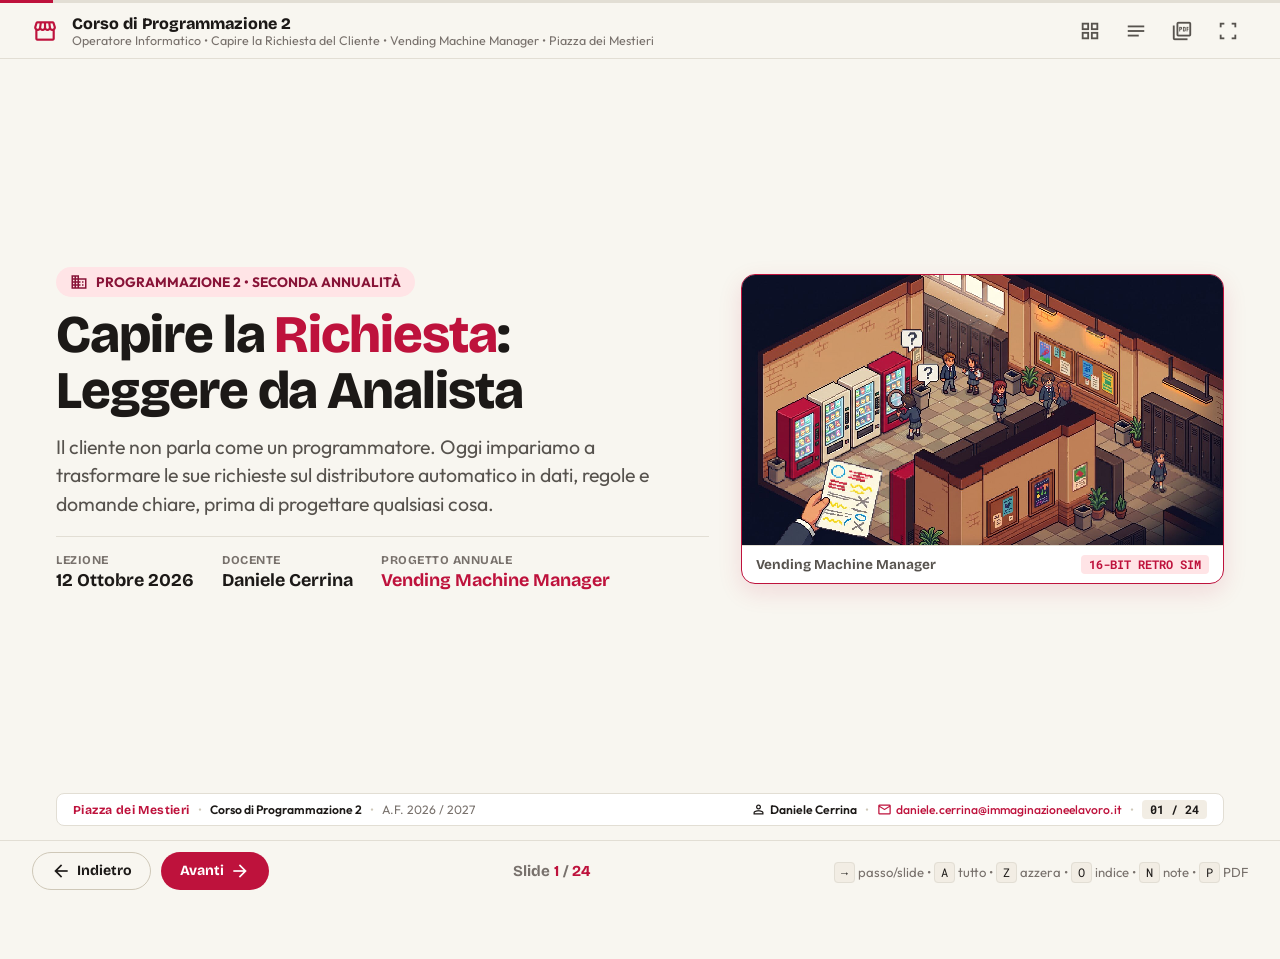
<file: 2026-10-12/presentazione/index.html>
<!DOCTYPE html>
<html lang="it">

<head>
  <meta charset="UTF-8">
  <meta name="viewport" content="width=device-width, initial-scale=1.0">
  <title>Capire la Richiesta | Corso di Programmazione 2 - Piazza dei Mestieri</title>

  <!-- Tipografia: Outfit (Testo) & Bricolage Grotesque (Titoli e Accenti) & Roboto Mono (Simboli) -->
  <link rel="preconnect" href="https://fonts.googleapis.com">
  <link rel="preconnect" href="https://fonts.gstatic.com" crossorigin>
  <link
    href="https://fonts.googleapis.com/css2?family=Bricolage+Grotesque:opsz,wght@12..96,500;12..96,600;12..96,700;12..96,800&family=Outfit:wght@300;400;500;600;700&family=Roboto+Mono:wght@400;500;600;700&display=swap"
    rel="stylesheet">

  <!-- Google Material Symbols Outlined -->
  <link rel="stylesheet"
    href="https://fonts.googleapis.com/css2?family=Material+Symbols+Outlined:opsz,wght,FILL,GRAD@20..48,100..700,0..1,-50..200" />

  <link rel="stylesheet" href="style.css">
</head>

<body class="m3-paper" data-course="Corso di Programmazione 2">

  <!-- Progress Bar Superiore -->
  <div class="m3-progress-container">
    <div id="progressBar" class="m3-progress-bar"></div>
  </div>

  <!-- Barra Superiore Istituzionale -->
  <header class="m3-top-app-bar">
    <div class="app-bar-leading">
      <span class="material-symbols-outlined icon-main">storefront</span>
      <div class="app-bar-title-group">
        <span class="app-bar-title">Corso di Programmazione 2</span>
        <span class="app-bar-subtitle">Operatore Informatico &bull; Capire la Richiesta del Cliente &bull; Vending
          Machine Manager &bull; Piazza dei Mestieri</span>
      </div>
    </div>

    <div class="app-bar-actions">
      <button id="btnOverview" class="m3-icon-button" title="Indice delle slide (O)">
        <span class="material-symbols-outlined">grid_view</span>
      </button>
      <button id="btnNotes" class="m3-icon-button" title="Note Docente (N)">
        <span class="material-symbols-outlined">notes</span>
      </button>
      <button id="btnExportPdf" class="m3-icon-button" title="Esporta slide in PDF (P)">
        <span class="material-symbols-outlined">picture_as_pdf</span>
      </button>
      <button id="btnFullscreen" class="m3-icon-button" title="Schermo intero (F)">
        <span class="material-symbols-outlined">fullscreen</span>
      </button>
    </div>
  </header>

  <!-- Slide Deck Main Container -->
  <main class="deck-container">

    <!-- SLIDE 1: COPERTINA -->
    <section class="slide active" data-slide="1" data-title="Copertina: Capire la Richiesta">
      <div class="slide-content">
        <div class="cover-grid">
          <div>
            <div class="cover-pill">
              <span class="material-symbols-outlined" style="font-size: 18px;">domain</span>
              <span>PROGRAMMAZIONE 2 &bull; SECONDA ANNUALITÀ</span>
            </div>
            <h1 class="main-title">
              Capire la <span class="cherry-text">Richiesta</span>:<br>Leggere da Analista
            </h1>
            <p class="main-lead">
              Il cliente non parla come un programmatore. Oggi impariamo a trasformare le sue richieste sul
              distributore automatico in dati, regole e domande chiare, prima di progettare qualsiasi cosa.
            </p>

            <div class="cover-specs-row">
              <div class="spec-cell">
                <span class="spec-label">LEZIONE</span>
                <span class="spec-value">12 Ottobre 2026</span>
              </div>
              <div class="spec-cell">
                <span class="spec-label">DOCENTE</span>
                <span class="spec-value">Daniele Cerrina</span>
              </div>
              <div class="spec-cell">
                <span class="spec-label">PROGETTO ANNUALE</span>
                <span class="spec-value cherry">Vending Machine Manager</span>
              </div>
            </div>
          </div>

          <div class="pixel-art-card cover-art">
            <div class="pixel-art-img-wrap" data-file="immagini/copertina.jpeg">
              <img src="immagini/copertina.jpeg" alt="Analista con la lente davanti a un distributore automatico"
                class="pixel-art-img">
            </div>
            <div class="pixel-art-caption">
              <span>Vending Machine Manager</span>
              <span class="pixel-tag">16-BIT RETRO SIM</span>
            </div>
          </div>
        </div>
      </div>
      <div class="speaker-notes">
        [0'&ndash;3'] Oggi niente codice e niente pseudocodice: lavoriamo sul passo che viene PRIMA di tutto,
        l'analisi della richiesta. Le richieste arrivano da Marta, la (fittizia) responsabile dei distributori della
        scuola, sotto forma di messaggi scritti come li scriverebbe un vero cliente.
      </div>
    </section>

    <!-- SLIDE 2: AGGANCIO - IL BUG DEI 120 -->
    <section class="slide" data-slide="2" data-title="Il Bug dei 120 Euro">
      <div class="slide-content">
        <div class="slide-header">
          <span class="slide-kicker">UNA STORIA VERA (QUASI)</span>
          <h2>Il Bug dei 120 Euro</h2>
          <p class="section-lead">Il programma era scritto benissimo. Peccato che nessuno avesse chiesto l'unità di misura.</p>
        </div>

        <div class="bug-compare">
          <div class="bug-side">
            <div class="bug-side-label">
              <span class="material-symbols-outlined">description</span>
              Il listino del cliente dice
            </div>
            <p class="bug-quote">&ldquo;Patatine &mdash; <mark>120</mark><br>Acqua &mdash; <mark>60</mark>&rdquo;</p>
            <p class="bug-test">Per il cliente era ovvio: <strong>centesimi</strong>. Patatine a 1,20 &euro;, acqua a
              0,60 &euro;.</p>
          </div>

          <div class="bug-arrow">
            <span class="material-symbols-outlined">arrow_forward</span>
          </div>

          <div class="bug-side wrong">
            <div class="bug-side-label">
              <span class="material-symbols-outlined">bug_report</span>
              Il programmatore ha capito
            </div>
            <p class="bug-quote">&ldquo;Patatine &mdash; <mark>120 &euro;</mark><br>Acqua &mdash; <mark>60 &euro;</mark>&rdquo;</p>
            <p class="bug-test">Un cliente inserisce 2 &euro; e la macchina risponde: <strong>&ldquo;Credito
                insufficiente, mancano 118 &euro;&rdquo;</strong>.</p>
          </div>
        </div>

        <div class="lim-banner-big">
          Il cliente dava per <strong>scontata</strong> l'unità di misura. Il programmatore <strong>non ha
            chiesto</strong>. Risultato: distributore inutilizzabile il primo giorno.
        </div>
      </div>
      <div class="speaker-notes">
        [3'&ndash;8'] Chiedere: "Di chi è la colpa?". Di entrambi, ma il mestiere di chiedere è del programmatore. Il
        cliente conosce il suo lavoro, non sa cosa serve a un programma.
      </div>
    </section>

    <!-- SLIDE 3: ANALISI DEI REQUISITI -->
    <section class="slide" data-slide="3" data-title="Analisi dei Requisiti: Dal Cliente ai Dati">
      <div class="slide-content">
        <div class="slide-header">
          <span class="slide-kicker">METODOLOGIA DI PROGETTO</span>
          <h2>Analisi dei Requisiti: il Primo Mestiere del Programmatore</h2>
          <p class="section-lead">Prima di progettare il distributore, qualcuno deve tradurre ciò che il cliente vuole davvero.</p>
        </div>

        <div class="ipo-filter">
          <div class="filter-box">
            <span class="material-symbols-outlined filter-icon" style="color: var(--text-secondary);">person</span>
            <h3>Il Cliente</h3>
            <span class="filter-question" style="color: var(--text-secondary);">Parla come parla</span>
            <p>Mescola richieste e chiacchiere, dà per scontate molte cose, dimentica i casi strani.</p>
          </div>
          <div class="filter-arrow"><span class="material-symbols-outlined">arrow_forward</span></div>
          <div class="filter-box" style="border-color: var(--cherry-primary); background: var(--cherry-tint);">
            <span class="material-symbols-outlined filter-icon" style="color: var(--cherry-primary);">search</span>
            <h3>L'Analista (tu)</h3>
            <span class="filter-question" style="color: var(--cherry-primary);">Legge, smonta, chiede</span>
            <p>Separa i dati dal rumore, traduce le regole in confronti, scrive le domande da fare.</p>
          </div>
          <div class="filter-arrow"><span class="material-symbols-outlined">arrow_forward</span></div>
          <div class="filter-box" style="border-color: var(--ok-color);">
            <span class="material-symbols-outlined filter-icon" style="color: var(--ok-color);">task_alt</span>
            <h3>Requisiti Chiari</h3>
            <span class="filter-question" style="color: var(--ok-color);">Nessuna ambiguità</span>
            <p>Dati con nome e valore, regole precise, risultati attesi, casi limite verificati.</p>
          </div>
        </div>

        <div class="lim-banner-big">
          Molti bug non nascono da codice scritto male, ma da <strong>richieste capite male</strong>. Si risolvono con
          una domanda in più, non con cento righe in più.
        </div>
      </div>
      <div class="speaker-notes">
        [8'&ndash;12'] Collegare alla parte di "Metodologie di Progetto" della microprogettazione. Il Vending Machine
        Manager di quest'anno avrà un "cliente" (il docente) e le richieste arriveranno sempre così: in italiano, non
        in specifiche tecniche.
      </div>
    </section>

    <!-- SLIDE 4: I-P-O COME FILTRO -->
    <section class="slide" data-slide="4" data-title="Lo Schema I-P-O: Il Filtro per Leggere">
      <div class="slide-content">
        <div class="slide-header">
          <span class="slide-kicker">LO STRUMENTO DELL'ANALISTA</span>
          <h2>Lo Schema I-P-O: il Filtro per Leggere una Richiesta</h2>
          <p class="section-lead">Ogni programma prende dati, li trasforma con delle regole e restituisce un risultato.</p>
        </div>

        <div class="ipo-filter">
          <div class="filter-box f-in">
            <span class="material-symbols-outlined filter-icon">input</span>
            <h3>INPUT</h3>
            <span class="filter-question">Cosa mi DAI?</span>
            <p>I dati che la macchina riceve o conosce: monete, prezzi, quantità.</p>
            <p><em>&ldquo;inserisce 2,00 &euro;, l'acqua costa 0,60 &euro;&rdquo;</em></p>
          </div>
          <div class="filter-arrow"><span class="material-symbols-outlined">arrow_forward</span></div>
          <div class="filter-box f-proc">
            <span class="material-symbols-outlined filter-icon">settings</span>
            <h3>ELABORAZIONE</h3>
            <span class="filter-question">Quali REGOLE?</span>
            <p>I calcoli e le condizioni che collegano i dati al risultato.</p>
            <p><em>&ldquo;se il credito è sufficiente&hellip; restituisci il resto&rdquo;</em></p>
          </div>
          <div class="filter-arrow"><span class="material-symbols-outlined">arrow_forward</span></div>
          <div class="filter-box f-out">
            <span class="material-symbols-outlined filter-icon">output</span>
            <h3>OUTPUT</h3>
            <span class="filter-question">Cosa mi CHIEDI?</span>
            <p>Cosa deve fare o mostrare la macchina alla fine.</p>
            <p><em>&ldquo;eroga il prodotto e dà il resto&rdquo;</em></p>
          </div>
        </div>

        <div class="trash-strip">
          <span class="material-symbols-outlined">delete</span>
          <span>Tutto il resto è <strong>RUMORE</strong>: saluti, piani dell'edificio, orari, sfoghi del cliente.
            Sono importanti per il rapporto umano, non per il programma.</span>
        </div>
      </div>
      <div class="speaker-notes">
        [12'&ndash;15'] Ripasso veloce: l'I-P-O è già noto dal primo anno. Novità: lo usiamo come filtro di lettura sulle
        richieste del cliente.
      </div>
    </section>

    <!-- SLIDE 5: IL METODO IN 5 PASSI -->
    <section class="slide" data-slide="5" data-title="Il Metodo dell'Analista in 5 Passi">
      <div class="slide-content">
        <div class="slide-header">
          <span class="slide-kicker">IL METODO</span>
          <h2>Il Metodo dell'Analista in 5 Passi</h2>
          <p class="section-lead">Sempre nello stesso ordine, per ogni richiesta. Anche quando sembra banale.</p>
        </div>

        <div class="method-row">
          <div class="method-card">
            <span class="method-num">1</span>
            <span class="material-symbols-outlined">menu_book</span>
            <h3>Leggi due volte</h3>
            <p>1ª volta: cosa vuole il cliente.<br>2ª volta: caccia ai dati.</p>
          </div>
          <div class="method-card">
            <span class="method-num">2</span>
            <span class="material-symbols-outlined">ink_highlighter</span>
            <h3>Evidenzia</h3>
            <p>Con i colori o con i simboli: dati, richiesta, regole, rumore.</p>
          </div>
          <div class="method-card">
            <span class="method-num">3</span>
            <span class="material-symbols-outlined">record_voice_over</span>
            <h3>Riformula</h3>
            <p>Una sola frase:<br><em>&ldquo;La macchina deve&hellip;&rdquo;</em></p>
          </div>
          <div class="method-card">
            <span class="method-num">4</span>
            <span class="material-symbols-outlined">table_view</span>
            <h3>Scheda I-P-O</h3>
            <p>Input, Elaborazione e Output, con nomi e valori.</p>
          </div>
          <div class="method-card">
            <span class="method-num">5</span>
            <span class="material-symbols-outlined">forum</span>
            <h3>Prova &amp; Domande</h3>
            <p>Prova con i numeri e il <strong>caso limite</strong>. Scrivi le domande per il cliente.</p>
          </div>
        </div>

        <div class="lim-banner-big">
          Regola d'oro dell'analista: <strong>se un dato manca, non si inventa. Si chiede.</strong>
        </div>
      </div>
      <div class="speaker-notes">
        [15'&ndash;18'] Rispetto alla prima, il passo 5 ha una parte in più: la lista di domande per il cliente. È
        un'abitudine professionale vera: in azienda si chiama "chiarimento dei requisiti".
      </div>
    </section>

    <!-- SLIDE 6: IL KIT DELL'EVIDENZIATORE -->
    <section class="slide" data-slide="6" data-title="Il Kit dell'Evidenziatore: Colori e Simboli">
      <div class="slide-content">
        <div class="slide-header">
          <span class="slide-kicker">IL KIT DELL'ANALISTA</span>
          <h2>Il Kit dell'Evidenziatore: Colori e Simboli</h2>
          <p class="section-lead">Niente evidenziatori? Basta una penna e questi simboli.</p>
        </div>

        <div class="kit-table">
          <div class="kit-head">Cosa cerco</div>
          <div class="kit-head"><span class="material-symbols-outlined" style="font-size: 18px;">palette</span>Con i colori</div>
          <div class="kit-head"><span class="material-symbols-outlined" style="font-size: 18px;">edit</span>Solo penna</div>
          <div class="kit-head">Come ricordarlo</div>

          <div class="kit-cat" style="color: var(--in-color);"><span class="material-symbols-outlined">input</span>Dato (Input)</div>
          <div><span><span class="hl hl-in on">2,00 &euro;</span></span></div>
          <div><span><span class="sym sym-in">2,00 &euro;</span>&nbsp;cerchio</span></div>
          <div class="kit-hint"><span>Il cerchio <strong>cattura</strong> il dato.</span></div>

          <div class="kit-cat" style="color: var(--out-color);"><span class="material-symbols-outlined">output</span>Richiesta (Output)</div>
          <div><span><span class="hl hl-out on">restituire il resto</span></span></div>
          <div><span><span class="sym sym-out">restituire il resto</span></span></div>
          <div class="kit-hint"><span>Doppia riga = <strong>il risultato</strong>, come in matematica.</span></div>

          <div class="kit-cat" style="color: var(--rule-color);"><span class="material-symbols-outlined">alt_route</span>Regola</div>
          <div><span><span class="hl hl-rule on">se il credito basta</span></span></div>
          <div><span><span class="sym sym-rule">se il credito basta</span>&nbsp;onda</span></div>
          <div class="kit-hint"><span>L'onda è il <strong>bivio</strong>: la strada cambia.</span></div>

          <div class="kit-cat" style="color: var(--noise-line);"><span class="material-symbols-outlined">delete</span>Rumore</div>
          <div><span><span class="hl hl-noise on">vicino alla palestra</span></span></div>
          <div><span><span class="sym sym-noise">vicino alla palestra</span></span></div>
          <div class="kit-hint"><span>Una riga sopra: <strong>lo butto</strong>.</span></div>

          <div class="kit-cat" style="color: var(--in-color);"><span class="material-symbols-outlined">star</span>Dato nascosto</div>
          <div><span><span class="hl-tag tag-hidden on">★ 1 &euro; = 100 centesimi</span></span></div>
          <div><span><span class="sym-mark">★</span>&nbsp;+ scrivi il dato a margine</span></div>
          <div class="kit-hint"><span>La stella è un <strong>tesoro nascosto</strong>: il testo non lo scrive, ma tu lo sai.</span></div>

          <div class="kit-cat kit-last" style="color: var(--miss-color);"><span class="material-symbols-outlined">help</span>Dato mancante</div>
          <div class="kit-last"><span><span class="hl-tag tag-miss on">? quanti pezzi = &ldquo;quasi finita&rdquo;</span></span></div>
          <div class="kit-last"><span><span class="sym-mark">?</span>&nbsp;+ scrivi la domanda per il cliente</span></div>
          <div class="kit-hint kit-last"><span>Non lo inventi: <strong>lo chiedi</strong> al cliente.</span></div>
        </div>
      </div>
      <div class="speaker-notes">
        [18'&ndash;21'] Far copiare la legenda sul quaderno. Chi ha i colori usa colori E simboli insieme, così le
        annotazioni restano leggibili anche in fotocopia.
      </div>
    </section>

    <!-- SLIDE 7: DIZIONARIO PAROLE -> CONFRONTI -->
    <section class="slide" data-slide="7" data-title="Il Dizionario: Parole che Diventano Confronti">
      <div class="slide-content">
        <div class="slide-header">
          <span class="slide-kicker">LE PAROLE DELLE REGOLE</span>
          <h2>Il Dizionario: Parole che Diventano Confronti</h2>
          <p class="section-lead">Il cliente non scrive ≥ o &lt;: scrive &ldquo;almeno&rdquo;, &ldquo;fino a&rdquo;, &ldquo;basta&rdquo;. Traduciamo.</p>
        </div>

        <div class="dict-grid">
          <div class="dict-card">
            <div class="dict-top"><span class="dict-word">almeno</span><span class="dict-symbol">≥</span></div>
            <p class="dict-example">&ldquo;almeno 3 &euro; di credito&rdquo;: con 3,00 &euro; <strong>sì</strong>.</p>
          </div>
          <div class="dict-card">
            <div class="dict-top"><span class="dict-word">al massimo</span><span class="dict-symbol">≤</span></div>
            <p class="dict-example">&ldquo;al massimo 12 prodotti per spirale&rdquo;: 12 sì, 13 no.</p>
          </div>
          <div class="dict-card">
            <div class="dict-top"><span class="dict-word">più di / supera</span><span class="dict-symbol">&gt;</span></div>
            <p class="dict-example">&ldquo;più di 5 &euro;&rdquo;: con 5,00 &euro; <strong>no</strong>.</p>
          </div>
          <div class="dict-card">
            <div class="dict-top"><span class="dict-word">meno di / sotto</span><span class="dict-symbol">&lt;</span></div>
            <p class="dict-example">&ldquo;sotto i 2 pezzi&rdquo;: il 2 è escluso.</p>
          </div>
          <div class="dict-card">
            <div class="dict-top"><span class="dict-word">fino a</span><span class="dict-symbol">≤</span></div>
            <p class="dict-example">&ldquo;resto fino a 5 &euro;&rdquo;: il 5 è compreso.</p>
          </div>
          <div class="dict-card">
            <div class="dict-top"><span class="dict-word">basta / è sufficiente</span><span class="dict-symbol">≥</span></div>
            <p class="dict-example">&ldquo;credito sufficiente&rdquo;: credito ≥ prezzo.</p>
          </div>
          <div class="dict-card">
            <div class="dict-top"><span class="dict-word">esattamente / pari a</span><span class="dict-symbol">=</span></div>
            <p class="dict-example">&ldquo;importo esatto&rdquo;: credito = prezzo, resto 0.</p>
          </div>
          <div class="dict-card">
            <div class="dict-top"><span class="dict-word">diverso da / tranne</span><span class="dict-symbol">≠</span></div>
            <p class="dict-example">&ldquo;tutti tranne chi paga con la chiavetta&rdquo;.</p>
          </div>
        </div>

        <div class="lim-banner-big">
          Il <strong>caso limite</strong>: prova sempre con il valore <strong>esatto</strong> della soglia (3 &euro;, 5 &euro;,
          8 gradi&hellip;). È lì che il cliente e il programma possono non essere d'accordo.
        </div>
      </div>
      <div class="speaker-notes">
        [21'&ndash;25'] Per ogni parola chiedere: "La soglia è compresa o esclusa?". Nessun operatore di linguaggio: sono i
        simboli di matematica.
      </div>
    </section>

    <!-- SLIDE 8: LE 5 TRAPPOLE -->
    <section class="slide" data-slide="8" data-title="Le 5 Trappole delle Richieste">
      <div class="slide-content">
        <div class="slide-header">
          <span class="slide-kicker">ATTENZIONE</span>
          <h2>Le 5 Trappole delle Richieste del Cliente</h2>
          <p class="section-lead">Il cliente non vuole ingannarti&hellip; ma le sue richieste sono piene di tranelli.</p>
        </div>

        <div class="traps-grid five">
          <div class="trap-card">
            <div class="trap-icon"><span class="material-symbols-outlined">volume_up</span></div>
            <div>
              <h3>1. Il Rumore</h3>
              <p>Saluti, storie e numeri che non servono.</p>
              <p class="trap-example">&ldquo;comprato nel 2019, 300 bicchieri a settimana&rdquo;</p>
            </div>
          </div>
          <div class="trap-card">
            <div class="trap-icon"><span class="material-symbols-outlined">star</span></div>
            <div>
              <h3>2. Il Dato Nascosto</h3>
              <p>Non è scritto, ma serve: lo tiri fuori tu.</p>
              <p class="trap-example">&ldquo;tre monete da 50 cent&rdquo; &rarr; ★ credito 1,50 &euro;</p>
            </div>
          </div>
          <div class="trap-card">
            <div class="trap-icon"><span class="material-symbols-outlined">compare_arrows</span></div>
            <div>
              <h3>3. Le Parole-Trappola</h3>
              <p>&ldquo;Almeno&rdquo; e &ldquo;più di&rdquo; sul caso limite si separano.</p>
              <p class="trap-example">5 ≥ 5 VERO &nbsp;|&nbsp; 5 &gt; 5 FALSO</p>
            </div>
          </div>
          <div class="trap-card">
            <div class="trap-icon"><span class="material-symbols-outlined">help</span></div>
            <div>
              <h3>4. Il Dato Mancante</h3>
              <p>Il cliente ha dimenticato qualcosa di indispensabile.</p>
              <p class="trap-example">&ldquo;quando sta per finire&rdquo; &rarr; ? quanti pezzi</p>
            </div>
          </div>
          <div class="trap-card">
            <div class="trap-icon"><span class="material-symbols-outlined">straighten</span></div>
            <div>
              <h3>5. L'Unità di Misura</h3>
              <p>Euro o centesimi? Pezzi o confezioni? Gradi o percentuale?</p>
              <p class="trap-example">&ldquo;Patatine &mdash; 120&rdquo; &rarr; ? 120 di cosa</p>
            </div>
          </div>
        </div>
      </div>
      <div class="speaker-notes">
        [25'&ndash;28'] Ogni trappola sarà protagonista di una sfida (1 = rumore, 2 = dato nascosto e unità, 3 =
        parole-trappola, 4 = dato mancante, 5 = tutte insieme).
      </div>
    </section>

    <!-- SLIDE 9: ESEMPIO SVOLTO - TESTO -->
    <section class="slide" data-slide="9" data-title="Esempio Svolto: Il Resto Giusto (Testo)">
      <div class="slide-content">
        <div class="slide-header">
          <span class="slide-kicker">ESEMPIO GUIDATO &bull; LA RICHIESTA</span>
          <h2>Esempio Svolto: Il Resto Giusto</h2>
        </div>

        <div class="problem-layout">
          <div class="problem-card">
            <div class="problem-card-label"><span class="material-symbols-outlined">mail</span>Messaggio del cliente</div>
            <div class="problem-text">
              <p class="email-head">Da: Marta, responsabile distributori &bull; Oggetto: distributore del piano terra</p>
              <p>Ciao ragazzi! Sono Marta, gestisco i distributori del piano terra, quelli vicino alla palestra che
                all'intervallo delle 10:50 vengono presi d'assalto. Vorrei che la macchina, quando un cliente sceglie
                un prodotto, controllasse se il credito inserito è sufficiente. Se lo è, deve erogare il prodotto e
                restituire il resto; se non lo è, deve mostrare quanto manca. Per esempio: un cliente inserisce 2,00
                &euro; e sceglie una bottiglietta d'acqua da 0,60 &euro;. Grazie mille e buona giornata!</p>
            </div>
            <div class="legend-mini">
              <span><span class="sym sym-in">dato</span></span>
              <span><span class="sym sym-out">richiesta</span></span>
              <span><span class="sym sym-rule">regola</span></span>
              <span><span class="sym sym-noise">rumore</span></span>
              <span><span class="sym-mark">★</span> nascosto</span>
              <span><span class="sym-mark">?</span> mancante</span>
            </div>
          </div>

          <div class="problem-side">
            <div class="pixel-art-card">
              <div class="pixel-art-img-wrap" data-file="immagini/resto.jpeg">
                <img src="immagini/resto.jpeg" alt="Distributore con monete e bottiglietta d'acqua" class="pixel-art-img">
              </div>
              <div class="pixel-art-caption">
                <span>Distributore Piano Terra</span>
                <span class="pixel-tag">CASSA &amp; RESTO</span>
              </div>
            </div>
            <div class="task-card">
              <h3><span class="material-symbols-outlined">groups</span>Lo facciamo insieme</h3>
              <ol>
                <li>Leggiamo due volte, ad alta voce.</li>
                <li>Voi dettate, io evidenzio.</li>
                <li>Scheda I-P-O e domande per Marta.</li>
              </ol>
            </div>
          </div>
        </div>
      </div>
      <div class="speaker-notes">
        [28'&ndash;31'] Far leggere il messaggio come se fosse un vocale del cliente. Poi chiedere alla classe di dettare:
        cosa barro, cosa cerchio, cosa sottolineo due volte.
      </div>
    </section>

    <!-- SLIDE 10: ESEMPIO SVOLTO - ANNOTATO -->
    <section class="slide" data-slide="10" data-steps="6" data-title="Esempio Svolto: Il Resto Giusto (Annotato)">
      <div class="slide-content">
        <div class="slide-header">
          <span class="slide-kicker">ESEMPIO GUIDATO &bull; PASSO PASSO</span>
          <h2>Il Resto Giusto: Smontiamo la Richiesta</h2>
        </div>

        <div class="step-bar" data-last-label="Prova &amp; Domande"></div>

        <div class="annot-layout">
          <div class="problem-card">
            <div class="problem-text">
              <p><span class="hl hl-noise" data-step="1">Ciao ragazzi! Sono Marta, gestisco i distributori del piano
                  terra, quelli vicino alla palestra che all'intervallo delle 10:50 vengono presi d'assalto.</span>
                Vorrei che la macchina, quando un cliente sceglie un prodotto, controllasse <span class="hl hl-rule"
                  data-step="4">se il credito inserito è sufficiente</span><span class="hl-tag tag-rule"
                  data-step="4">≥</span>. Se lo è, deve <span class="hl hl-out" data-step="3">erogare il prodotto e
                  restituire il resto</span>; <span class="hl hl-rule" data-step="4">se non lo è</span><span
                  class="hl-tag tag-rule" data-step="4">&lt;</span>, deve <span class="hl hl-out" data-step="3">mostrare
                  quanto manca</span>. Per esempio: un cliente inserisce <span class="hl hl-in" data-step="2">2,00
                  &euro;</span> e sceglie una bottiglietta d'acqua da <span class="hl hl-in" data-step="2">0,60
                  &euro;</span>. <span class="hl hl-noise" data-step="1">Grazie mille e buona giornata!</span></p>
            </div>
          </div>

          <div class="ipo-card">
            <div class="ipo-card-title"><span class="material-symbols-outlined">table_view</span>Scheda I-P-O</div>
            <div class="ipo-row row-say" data-step="5">
              <span class="ipo-label">Riformulo</span>
              <span class="ipo-val"><em>&ldquo;La macchina deve capire se il credito copre il prezzo e calcolare resto o importo mancante.&rdquo;</em></span>
            </div>
            <div class="ipo-row row-in" data-step="5">
              <span class="ipo-label">Input</span>
              <span class="ipo-val">credito = <strong>2,00 &euro;</strong> &bull; prezzo = <strong>0,60 &euro;</strong></span>
            </div>
            <div class="ipo-row row-proc" data-step="5">
              <span class="ipo-label">Elaborazione</span>
              <span class="ipo-val"><span class="math">credito ≥ prezzo</span> &rarr; resto = credito &minus; prezzo<br>
                altrimenti &rarr; mancano = prezzo &minus; credito</span>
            </div>
            <div class="ipo-row row-out" data-step="5">
              <span class="ipo-label">Output</span>
              <span class="ipo-val">prodotto + resto <strong>oppure</strong> &ldquo;Mancano X &euro;&rdquo;</span>
            </div>
            <div class="ipo-row row-test" data-step="6">
              <span class="ipo-label">Prova a mano</span>
              <span class="ipo-val">2,00 ≥ 0,60 <strong>VERO</strong> &rarr; resto 2,00 &minus; 0,60 = <strong>1,40 &euro;</strong><br>
                Caso limite: credito 0,60 &rarr; eroga, resto 0,00 &euro;</span>
            </div>
            <div class="ipo-row row-ask" data-step="6">
              <span class="ipo-label">Domande</span>
              <span class="ipo-val">? E se il prodotto è <strong>esaurito</strong>? La richiesta non lo dice.</span>
            </div>
          </div>
        </div>
      </div>
      <div class="speaker-notes">
        [31'&ndash;43'] Rivelare un passo alla volta con &rarr; o Spazio, chiedendo PRIMA alla classe. Nota: qui non c'è una
        domanda esplicita col punto interrogativo: in una richiesta l'output è "cosa deve fare la macchina". Tasti: A
        = mostra tutto, Z = azzera.
      </div>
    </section>

    <!-- SLIDE 11: COME LAVORIAMO -->
    <section class="slide" data-slide="11" data-title="Laboratorio: Come Lavoriamo">
      <div class="slide-content">
        <div class="slide-header">
          <span class="slide-kicker">LABORATORIO SU CARTA</span>
          <h2>Ora Tocca a Voi: 5 Richieste da Analizzare</h2>
          <p class="section-lead">A coppie, con il foglio delle richieste, il quaderno e gli evidenziatori (o una penna).</p>
        </div>

        <div class="lim-two-boxes">
          <div class="lim-box" style="border-left: 5px solid var(--ok-color);">
            <h3 style="color: var(--ok-color);">Come si lavora</h3>
            <ul class="lim-bullet-list">
              <li><span class="material-symbols-outlined lim-bullet-icon" style="color: var(--ok-color);">ink_highlighter</span>
                <span><strong>Sul foglio:</strong> evidenzia con colori o simboli.</span></li>
              <li><span class="material-symbols-outlined lim-bullet-icon" style="color: var(--ok-color);">edit_note</span>
                <span><strong>Sul quaderno:</strong> &ldquo;La macchina deve&hellip;&rdquo; e la scheda I-P-O.</span></li>
              <li><span class="material-symbols-outlined lim-bullet-icon" style="color: var(--ok-color);">forum</span>
                <span><strong>Prova &amp; Domande:</strong> numeri, caso limite e almeno una domanda per Marta.</span></li>
              <li><span class="material-symbols-outlined lim-bullet-icon" style="color: var(--ok-color);">block</span>
                <span><strong>Niente codice né pseudocodice:</strong> oggi si analizza e basta.</span></li>
            </ul>
          </div>

          <div class="lim-box" style="border-left: 5px solid var(--cherry-primary); background: var(--cherry-tint);">
            <h3 style="color: var(--cherry-primary);">Le 5 richieste (6 minuti l'una)</h3>
            <ul class="lim-bullet-list">
              <li><span class="material-symbols-outlined lim-bullet-icon">coffee</span><span><strong>1. Bicchierini Esauriti</strong> &rarr; caccia al rumore</span></li>
              <li><span class="material-symbols-outlined lim-bullet-icon">toll</span><span><strong>2. La Gettoniera in Centesimi</strong> &rarr; dato nascosto</span></li>
              <li><span class="material-symbols-outlined lim-bullet-icon">redeem</span><span><strong>3. La Promo d'Autunno</strong> &rarr; parole-trappola</span></li>
              <li><span class="material-symbols-outlined lim-bullet-icon">notifications</span><span><strong>4. L'Avviso di Rifornimento</strong> &rarr; dati mancanti</span></li>
              <li><span class="material-symbols-outlined lim-bullet-icon">crisis_alert</span><span><strong>5. La Macchina del 2° Piano</strong> &rarr; tutte insieme!</span></li>
            </ul>
          </div>
        </div>
      </div>
      <div class="speaker-notes">
        [43'&ndash;45'] Distribuire il foglio delle richieste (sezione "Foglio dello studente" di comprensione.md). Per
        ogni richiesta: 5-6 minuti sulla slide del testo, 1-2 minuti di correzione sulla slide annotata. Se il tempo
        stringe, la Richiesta 5 diventa compito per casa.
      </div>
    </section>

    <!-- SLIDE 12: SFIDA 1 - TESTO -->
    <section class="slide" data-slide="12" data-title="Richiesta 1: Bicchierini Esauriti (Testo)">
      <div class="slide-content">
        <div class="slide-header">
          <span class="slide-kicker">LABORATORIO &bull; RICHIESTA 1 DI 5 &bull; IL TESTO</span>
          <h2>Richiesta 1: Bicchierini Esauriti</h2>
        </div>

        <div class="problem-layout">
          <div class="problem-card">
            <div class="problem-card-label"><span class="material-symbols-outlined">mail</span>Messaggio del cliente</div>
            <div class="problem-text">
              <p>Ciao, sono ancora Marta. Il distributore delle bevande calde del primo piano è un modello vecchiotto,
                grigio, comprato nel 2019, e il caffè lungo è il preferito della prof di italiano. Ogni bicchierino costa
                alla scuola 5 centesimi e d'inverno ne usiamo circa 300 a settimana. Il problema è che, quando i
                bicchierini finiscono, la macchina versa lo stesso il caffè&hellip; direttamente nello scarico! Vorrei
                che, quando un cliente sceglie una bevanda, la macchina controllasse se c'è ancora almeno un
                bicchierino: se c'è, prepara la bevanda e i bicchierini diminuiscono di uno; se non c'è, non prepara
                niente e mostra &ldquo;Bicchieri esauriti&rdquo;. Adesso nel tubo ci sono 40 bicchierini.</p>
            </div>
            <div class="legend-mini">
              <span><span class="sym sym-in">dato</span></span>
              <span><span class="sym sym-out">richiesta</span></span>
              <span><span class="sym sym-rule">regola</span></span>
              <span><span class="sym sym-noise">rumore</span></span>
              <span><span class="sym-mark">★</span> nascosto</span>
              <span><span class="sym-mark">?</span> mancante</span>
            </div>
          </div>

          <div class="problem-side">
            <div class="pixel-art-card">
              <div class="pixel-art-img-wrap" data-file="immagini/bevande_calde.jpeg">
                <img src="immagini/bevande_calde.jpeg" alt="Distributore di bevande calde con tubo dei bicchierini" class="pixel-art-img">
              </div>
              <div class="pixel-art-caption">
                <span>Bevande Calde &bull; 1° Piano</span>
                <span class="pixel-tag">BICCHIERINI</span>
              </div>
            </div>
            <div class="task-card">
              <h3><span class="material-symbols-outlined">assignment</span>La tua consegna</h3>
              <ol>
                <li>Evidenzia (colori o simboli).</li>
                <li>Riformula: &ldquo;La macchina deve&hellip;&rdquo;</li>
                <li>Scheda I-P-O, prova e domande.</li>
              </ol>
              <p class="task-focus">Occhio a: tanti numeri&hellip; quanti servono davvero?</p>
            </div>
          </div>
        </div>
      </div>
      <div class="speaker-notes">
        [45'&ndash;51'] Richiesta sul RUMORE: 2019, 5 centesimi e 300 a settimana sono numeri esca. L'unico dato utile è
        il numero di bicchierini nel tubo.
      </div>
    </section>

    <!-- SLIDE 13: SFIDA 1 - ANNOTATA -->
    <section class="slide" data-slide="13" data-steps="6" data-title="Richiesta 1: Bicchierini Esauriti (Soluzione)">
      <div class="slide-content">
        <div class="slide-header">
          <span class="slide-kicker">RICHIESTA 1 &bull; SOLUZIONE PASSO PASSO</span>
          <h2>Bicchierini Esauriti: Smontiamo la Richiesta</h2>
        </div>

        <div class="step-bar" data-last-label="Prova &amp; Domande"></div>

        <div class="annot-layout">
          <div class="problem-card">
            <div class="problem-text">
              <p><span class="hl hl-noise" data-step="1">Ciao, sono ancora Marta. Il distributore delle bevande calde del
                  primo piano è un modello vecchiotto, grigio, comprato nel 2019, e il caffè lungo è il preferito della
                  prof di italiano. Ogni bicchierino costa alla scuola 5 centesimi e d'inverno ne usiamo circa 300 a
                  settimana. Il problema è che, quando i bicchierini finiscono, la macchina versa lo stesso il
                  caffè&hellip; direttamente nello scarico!</span> Vorrei che, quando un cliente sceglie una bevanda, la
                macchina controllasse <span class="hl hl-rule" data-step="4">se c'è ancora almeno un
                  bicchierino</span><span class="hl-tag tag-rule" data-step="4">≥ 1</span>: se c'è, <span
                  class="hl hl-out" data-step="3">prepara la bevanda e i bicchierini diminuiscono di uno</span>; <span
                  class="hl hl-rule" data-step="4">se non c'è</span><span class="hl-tag tag-rule" data-step="4">= 0</span>,
                <span class="hl hl-out" data-step="3">non prepara niente e mostra &ldquo;Bicchieri esauriti&rdquo;</span>.
                Adesso nel tubo ci sono <span class="hl hl-in" data-step="2">40 bicchierini</span>.</p>
            </div>
          </div>

          <div class="ipo-card">
            <div class="ipo-card-title"><span class="material-symbols-outlined">table_view</span>Scheda I-P-O</div>
            <div class="ipo-row row-say" data-step="5">
              <span class="ipo-label">Riformulo</span>
              <span class="ipo-val"><em>&ldquo;Prima di preparare, la macchina deve controllare che ci sia almeno un bicchierino.&rdquo;</em></span>
            </div>
            <div class="ipo-row row-in" data-step="5">
              <span class="ipo-label">Input</span>
              <span class="ipo-val">bicchierini nel tubo = <strong>40</strong> &bull; bevanda scelta</span>
            </div>
            <div class="ipo-row row-proc" data-step="5">
              <span class="ipo-label">Elaborazione</span>
              <span class="ipo-val">&ldquo;almeno uno&rdquo; &rarr; <span class="math">bicchierini ≥ 1</span><br>se sì: i bicchierini scendono di 1</span>
            </div>
            <div class="ipo-row row-out" data-step="5">
              <span class="ipo-label">Output</span>
              <span class="ipo-val">bevanda + bicchierini aggiornati <strong>oppure</strong> &ldquo;Bicchieri esauriti&rdquo;</span>
            </div>
            <div class="ipo-row row-test" data-step="6">
              <span class="ipo-label">Prova a mano</span>
              <span class="ipo-val">40 ≥ 1 <strong>VERO</strong> &rarr; bevanda, ne restano 39.<br>
                Caso limite: 1 bicchierino &rarr; prepara, ne restano 0.</span>
            </div>
            <div class="ipo-row row-ask" data-step="6">
              <span class="ipo-label">Domande</span>
              <span class="ipo-val">? Se i bicchieri sono esauriti, le <strong>monete inserite</strong> vengono restituite?</span>
            </div>
          </div>
        </div>
      </div>
      <div class="speaker-notes">
        Quasi metà del messaggio è rumore, compreso lo sfogo sul caffè nello scarico (utile per capire PERCHÉ Marta lo
        chiede, inutile per il programma). Ottima occasione per dire: il rumore aiuta a capire il contesto, ma non entra
        nella scheda.
      </div>
    </section>

    <!-- SLIDE 14: SFIDA 2 - TESTO -->
    <section class="slide" data-slide="14" data-title="Richiesta 2: La Gettoniera in Centesimi (Testo)">
      <div class="slide-content">
        <div class="slide-header">
          <span class="slide-kicker">LABORATORIO &bull; RICHIESTA 2 DI 5 &bull; IL TESTO</span>
          <h2>Richiesta 2: La Gettoniera in Centesimi</h2>
        </div>

        <div class="problem-layout">
          <div class="problem-card">
            <div class="problem-card-label"><span class="material-symbols-outlined">mail</span>Messaggio del cliente</div>
            <div class="problem-text">
              <p>Ciao! Il tecnico della ditta, simpaticissimo, mi ha spiegato che la gettoniera nuova ragiona tutto in
                centesimi, mentre sul listino i prezzi sono scritti in euro. Le patatine costano 1,20 &euro;. Un cliente
                inserisce tre monete da 50 centesimi. La macchina deve restituire il resto usando soltanto monete da 10
                centesimi. Il tecnico ha detto che ripasserà giovedì per controllare. Quante monete da 10 centesimi
                deve restituire la macchina?</p>
            </div>
            <div class="legend-mini">
              <span><span class="sym sym-in">dato</span></span>
              <span><span class="sym sym-out">richiesta</span></span>
              <span><span class="sym sym-rule">regola</span></span>
              <span><span class="sym sym-noise">rumore</span></span>
              <span><span class="sym-mark">★</span> nascosto</span>
              <span><span class="sym-mark">?</span> mancante</span>
            </div>
          </div>

          <div class="problem-side">
            <div class="pixel-art-card">
              <div class="pixel-art-img-wrap" data-file="immagini/gettoniera.jpeg">
                <img src="immagini/gettoniera.jpeg" alt="Gettoniera con monete da 50 e 10 centesimi" class="pixel-art-img">
              </div>
              <div class="pixel-art-caption">
                <span>Gettoniera &bull; Tubi del Resto</span>
                <span class="pixel-tag">MONETE</span>
              </div>
            </div>
            <div class="task-card">
              <h3><span class="material-symbols-outlined">assignment</span>La tua consegna</h3>
              <ol>
                <li>Evidenzia (colori o simboli).</li>
                <li>Riformula: &ldquo;La macchina deve&hellip;&rdquo;</li>
                <li>Scheda I-P-O, prova e domande.</li>
              </ol>
              <p class="task-focus">Occhio a: euro e centesimi nella stessa frase!</p>
            </div>
          </div>
        </div>
      </div>
      <div class="speaker-notes">
        [51'&ndash;57'] Richiesta sul DATO NASCOSTO e sull'UNITÀ DI MISURA: 1 &euro; = 100 centesimi non è scritto. Anche il
        credito (3 &times; 50 = 150 centesimi) va ricavato: il testo non lo dice mai direttamente.
      </div>
    </section>

    <!-- SLIDE 15: SFIDA 2 - ANNOTATA -->
    <section class="slide" data-slide="15" data-steps="6" data-title="Richiesta 2: La Gettoniera in Centesimi (Soluzione)">
      <div class="slide-content">
        <div class="slide-header">
          <span class="slide-kicker">RICHIESTA 2 &bull; SOLUZIONE PASSO PASSO</span>
          <h2>La Gettoniera in Centesimi: Smontiamo la Richiesta</h2>
        </div>

        <div class="step-bar" data-last-label="Prova &amp; Domande"></div>

        <div class="annot-layout">
          <div class="problem-card">
            <div class="problem-text">
              <p>Ciao! <span class="hl hl-noise" data-step="1">Il tecnico della ditta, simpaticissimo, mi ha spiegato
                  che</span> la gettoniera nuova <span class="hl hl-rule" data-step="4">ragiona tutto in
                  centesimi</span><span class="hl-tag tag-hidden" data-step="2">★ 1 &euro; = 100 cent</span>, mentre sul
                listino i prezzi sono scritti in euro. Le patatine costano <span class="hl hl-in" data-step="2">1,20
                  &euro;</span>. Un cliente inserisce <span class="hl hl-in" data-step="2">tre monete da 50
                  centesimi</span><span class="hl-tag tag-calc" data-step="2">credito = 3 &times; 50</span>. La macchina
                deve restituire il resto <span class="hl hl-rule" data-step="4">usando soltanto monete da</span> <span
                  class="hl hl-in" data-step="2">10 centesimi</span>. <span class="hl hl-noise" data-step="1">Il tecnico
                  ha detto che ripasserà giovedì per controllare.</span> <span class="hl hl-out" data-step="3">Quante
                  monete da 10 centesimi deve restituire la macchina?</span></p>
            </div>
          </div>

          <div class="ipo-card">
            <div class="ipo-card-title"><span class="material-symbols-outlined">table_view</span>Scheda I-P-O</div>
            <div class="ipo-row row-say" data-step="5">
              <span class="ipo-label">Riformulo</span>
              <span class="ipo-val"><em>&ldquo;La macchina deve calcolare il resto in centesimi e contare le monete da 10.&rdquo;</em></span>
            </div>
            <div class="ipo-row row-in" data-step="5">
              <span class="ipo-label">Input</span>
              <span class="ipo-val">prezzo = <strong>1,20 &euro;</strong> &bull; monete = <strong>3 da 50 cent</strong><br>
                taglio del resto = <strong>10 cent</strong> &bull; ★ 1 &euro; = <strong>100 cent</strong></span>
            </div>
            <div class="ipo-row row-proc" data-step="5">
              <span class="ipo-label">Elaborazione</span>
              <span class="ipo-val">tutto in centesimi: prezzo = 120, credito = 3 &times; 50 = 150<br>
                resto = credito &minus; prezzo &bull; monete = resto &divide; 10</span>
            </div>
            <div class="ipo-row row-out" data-step="5">
              <span class="ipo-label">Output</span>
              <span class="ipo-val">numero di monete da 10 centesimi</span>
            </div>
            <div class="ipo-row row-test" data-step="6">
              <span class="ipo-label">Prova a mano</span>
              <span class="ipo-val">150 &minus; 120 = 30 cent &rarr; 30 &divide; 10 = <strong>3 monete</strong>.<br>
                Errore tipico: 1,50 &minus; 120 = numero negativo!</span>
            </div>
            <div class="ipo-row row-ask" data-step="6">
              <span class="ipo-label">Domande</span>
              <span class="ipo-val">? E se il resto non è un multiplo di 10 (prezzo 1,25 &euro;)?</span>
            </div>
          </div>
        </div>
      </div>
      <div class="speaker-notes">
        Mescolare euro e centesimi nello stesso calcolo è IL bug classico dei distributori. Regola: si sceglie UNA unità
        (i centesimi, interi) e si converte tutto subito. Collegamento con i tipi interi e decimali visti nel ripasso.
      </div>
    </section>

    <!-- SLIDE 16: SFIDA 3 - TESTO -->
    <section class="slide" data-slide="16" data-title="Richiesta 3: La Promo d'Autunno (Testo)">
      <div class="slide-content">
        <div class="slide-header">
          <span class="slide-kicker">LABORATORIO &bull; RICHIESTA 3 DI 5 &bull; IL TESTO</span>
          <h2>Richiesta 3: La Promo d'Autunno</h2>
        </div>

        <div class="problem-layout">
          <div class="problem-card">
            <div class="problem-card-label"><span class="material-symbols-outlined">mail</span>Messaggio del cliente</div>
            <div class="problem-text">
              <p>Buongiorno! Per festeggiare l'arrivo dell'autunno (e delle castagne!) lanciamo una promozione. Chi
                inserisce almeno 3 &euro; di credito riceve uno snack in omaggio; chi inserisce più di 5 &euro; riceve
                anche una bottiglietta d'acqua gratis. Attenzione: la promozione vale per tutti tranne chi paga con la
                chiavetta ricaricabile. Che omaggi spettano a un cliente che inserisce esattamente 5 &euro; in
                monete?</p>
            </div>
            <div class="legend-mini">
              <span><span class="sym sym-in">dato</span></span>
              <span><span class="sym sym-out">richiesta</span></span>
              <span><span class="sym sym-rule">regola</span></span>
              <span><span class="sym sym-noise">rumore</span></span>
              <span><span class="sym-mark">★</span> nascosto</span>
              <span><span class="sym-mark">?</span> mancante</span>
            </div>
          </div>

          <div class="problem-side">
            <div class="pixel-art-card">
              <div class="pixel-art-img-wrap" data-file="immagini/promo.jpeg">
                <img src="immagini/promo.jpeg" alt="Distributore con cartellone della promozione d'autunno" class="pixel-art-img">
              </div>
              <div class="pixel-art-caption">
                <span>Promo d'Autunno</span>
                <span class="pixel-tag">OMAGGI</span>
              </div>
            </div>
            <div class="task-card">
              <h3><span class="material-symbols-outlined">assignment</span>La tua consegna</h3>
              <ol>
                <li>Evidenzia (colori o simboli).</li>
                <li>Riformula: &ldquo;La macchina deve&hellip;&rdquo;</li>
                <li>Scheda I-P-O, prova e domande.</li>
              </ol>
              <p class="task-focus">Occhio a: &ldquo;almeno&rdquo;, &ldquo;più di&rdquo;, &ldquo;tranne&rdquo;. E proprio 5 &euro;?</p>
            </div>
          </div>
        </div>
      </div>
      <div class="speaker-notes">
        [57'&ndash;63'] Richiesta sulle PAROLE-TRAPPOLA: con esattamente 5 &euro; scatta lo snack (5 ≥ 3) ma NON l'acqua
        (5 &gt; 5 è falso). Molti daranno entrambi gli omaggi.
      </div>
    </section>

    <!-- SLIDE 17: SFIDA 3 - ANNOTATA -->
    <section class="slide" data-slide="17" data-steps="6" data-title="Richiesta 3: La Promo d'Autunno (Soluzione)">
      <div class="slide-content">
        <div class="slide-header">
          <span class="slide-kicker">RICHIESTA 3 &bull; SOLUZIONE PASSO PASSO</span>
          <h2>La Promo d'Autunno: Smontiamo la Richiesta</h2>
        </div>

        <div class="step-bar" data-last-label="Prova &amp; Domande"></div>

        <div class="annot-layout">
          <div class="problem-card">
            <div class="problem-text">
              <p><span class="hl hl-noise" data-step="1">Buongiorno! Per festeggiare l'arrivo dell'autunno (e delle
                  castagne!)</span> lanciamo una promozione. Chi inserisce <span class="hl hl-rule"
                  data-step="4">almeno</span><span class="hl-tag tag-rule" data-step="4">≥</span> <span
                  class="hl hl-in" data-step="2">3 &euro;</span> di credito riceve <span class="hl hl-out"
                  data-step="3">uno snack in omaggio</span>; chi inserisce <span class="hl hl-rule" data-step="4">più
                  di</span><span class="hl-tag tag-rule" data-step="4">&gt;</span> <span class="hl hl-in"
                  data-step="2">5 &euro;</span> riceve anche <span class="hl hl-out" data-step="3">una bottiglietta
                  d'acqua gratis</span>. Attenzione: la promozione vale per tutti <span class="hl hl-rule"
                  data-step="4">tranne chi paga con la chiavetta ricaricabile</span><span class="hl-tag tag-rule"
                  data-step="4">≠</span>. <span class="hl hl-out" data-step="3">Che omaggi spettano</span> a un cliente
                che inserisce <span class="hl hl-in" data-step="2">esattamente 5 &euro;</span> <span class="hl hl-in"
                  data-step="2">in monete</span>?</p>
            </div>
          </div>

          <div class="ipo-card">
            <div class="ipo-card-title"><span class="material-symbols-outlined">table_view</span>Scheda I-P-O</div>
            <div class="ipo-row row-say" data-step="5">
              <span class="ipo-label">Riformulo</span>
              <span class="ipo-val"><em>&ldquo;La macchina deve decidere gli omaggi in base al credito e a come si paga.&rdquo;</em></span>
            </div>
            <div class="ipo-row row-in" data-step="5">
              <span class="ipo-label">Input</span>
              <span class="ipo-val">credito = <strong>5,00 &euro;</strong> &bull; pagamento = <strong>monete</strong><br>
                soglie: <strong>3 &euro;</strong> (snack) e <strong>5 &euro;</strong> (acqua)</span>
            </div>
            <div class="ipo-row row-proc" data-step="5">
              <span class="ipo-label">Elaborazione</span>
              <span class="ipo-val">prima: <span class="math">pagamento ≠ chiavetta</span><br>
                snack se <span class="math">credito ≥ 3</span> &bull; acqua se <span class="math">credito &gt; 5</span></span>
            </div>
            <div class="ipo-row row-out" data-step="5">
              <span class="ipo-label">Output</span>
              <span class="ipo-val">nessun omaggio / solo snack / snack + acqua</span>
            </div>
            <div class="ipo-row row-test" data-step="6">
              <span class="ipo-label">Prova a mano</span>
              <span class="ipo-val">5 ≥ 3 <strong>VERO</strong> &rarr; snack &bull; 5 &gt; 5 <strong>FALSO</strong> &rarr; niente acqua.<br>
                Risposta: <strong>solo lo snack</strong>. Con la chiavetta: nessun omaggio.</span>
            </div>
            <div class="ipo-row row-ask" data-step="6">
              <span class="ipo-label">Domande</span>
              <span class="ipo-val">? Vale una volta sola per cliente? Fino a quando dura la promo?</span>
            </div>
          </div>
        </div>
      </div>
      <div class="speaker-notes">
        Chiedere: "Marta voleva davvero escludere i 5 &euro; dall'acqua?". Forse no! Anche questa diventa una domanda per il
        cliente: il caso limite serve anche a scoprire richieste scritte male.
      </div>
    </section>

    <!-- SLIDE 18: SFIDA 4 - TESTO -->
    <section class="slide" data-slide="18" data-title="Richiesta 4: L'Avviso di Rifornimento (Testo)">
      <div class="slide-content">
        <div class="slide-header">
          <span class="slide-kicker">LABORATORIO &bull; RICHIESTA 4 DI 5 &bull; IL TESTO</span>
          <h2>Richiesta 4: L'Avviso di Rifornimento</h2>
        </div>

        <div class="problem-layout">
          <div class="problem-card">
            <div class="problem-card-label"><span class="material-symbols-outlined">mail</span>Messaggio del cliente</div>
            <div class="problem-text">
              <p>Ciao ragazzi, ultima richiesta della settimana, promesso! Ogni spirale della macchina snack contiene al
                massimo 12 prodotti. Vorrei che la macchina mi mandasse un avviso quando una spirale sta per finire,
                così il tecnico passa a riempirla prima che i ragazzi restino a bocca asciutta. Il tecnico di solito
                passa il martedì mattina. Ah, l'avviso deve arrivare anche quando una spirale è proprio vuota.
                Grazie!</p>
            </div>
            <div class="legend-mini">
              <span><span class="sym sym-in">dato</span></span>
              <span><span class="sym sym-out">richiesta</span></span>
              <span><span class="sym sym-rule">regola</span></span>
              <span><span class="sym sym-noise">rumore</span></span>
              <span><span class="sym-mark">★</span> nascosto</span>
              <span><span class="sym-mark">?</span> mancante</span>
            </div>
          </div>

          <div class="problem-side">
            <div class="pixel-art-card">
              <div class="pixel-art-img-wrap" data-file="immagini/rifornimento.jpeg">
                <img src="immagini/rifornimento.jpeg" alt="Tecnico che riempie le spirali del distributore" class="pixel-art-img">
              </div>
              <div class="pixel-art-caption">
                <span>Spirali &bull; Magazzino Snack</span>
                <span class="pixel-tag">RIFORNIMENTO</span>
              </div>
            </div>
            <div class="task-card">
              <h3><span class="material-symbols-outlined">assignment</span>La tua consegna</h3>
              <ol>
                <li>Evidenzia (colori o simboli).</li>
                <li>Riformula: &ldquo;La macchina deve&hellip;&rdquo;</li>
                <li>Scheda I-P-O, prova e domande.</li>
              </ol>
              <p class="task-focus">Occhio a: potresti programmarla davvero domani? Cosa ti manca?</p>
            </div>
          </div>
        </div>
      </div>
      <div class="speaker-notes">
        [63'&ndash;69'] Richiesta sui DATI MANCANTI: "sta per finire" non è un numero; non si sa come arriva l'avviso né a
        chi. Premiare chi scrive più domande precise, non chi si inventa una soglia.
      </div>
    </section>

    <!-- SLIDE 19: SFIDA 4 - ANNOTATA -->
    <section class="slide" data-slide="19" data-steps="6" data-title="Richiesta 4: L'Avviso di Rifornimento (Soluzione)">
      <div class="slide-content">
        <div class="slide-header">
          <span class="slide-kicker">RICHIESTA 4 &bull; SOLUZIONE PASSO PASSO</span>
          <h2>L'Avviso di Rifornimento: Smontiamo la Richiesta</h2>
        </div>

        <div class="step-bar" data-last-label="Prova &amp; Domande"></div>

        <div class="annot-layout">
          <div class="problem-card">
            <div class="problem-text">
              <p><span class="hl hl-noise" data-step="1">Ciao ragazzi, ultima richiesta della settimana, promesso!</span>
                Ogni spirale della macchina snack contiene <span class="hl hl-rule" data-step="4">al
                  massimo</span><span class="hl-tag tag-rule" data-step="4">≤</span> <span class="hl hl-in"
                  data-step="2">12 prodotti</span>. Vorrei che la macchina mi mandasse <span class="hl hl-out"
                  data-step="3">un avviso</span><span class="hl-tag tag-miss" data-step="2">? come e a chi</span>
                <span class="hl hl-rule" data-step="4">quando una spirale sta per finire</span><span
                  class="hl-tag tag-miss" data-step="2">? quanti pezzi</span>, <span class="hl hl-noise"
                  data-step="1">così il tecnico passa a riempirla prima che i ragazzi restino a bocca asciutta. Il
                  tecnico di solito passa il martedì mattina.</span> Ah, l'avviso deve arrivare <span class="hl hl-rule"
                  data-step="4">anche quando una spirale è proprio vuota</span><span class="hl-tag tag-rule"
                  data-step="4">= 0</span>. <span class="hl hl-noise" data-step="1">Grazie!</span></p>
            </div>
          </div>

          <div class="ipo-card">
            <div class="ipo-card-title"><span class="material-symbols-outlined">table_view</span>Scheda I-P-O</div>
            <div class="ipo-row row-say" data-step="5">
              <span class="ipo-label">Riformulo</span>
              <span class="ipo-val"><em>&ldquo;La macchina deve avvisare quando i prodotti di una spirale scendono a una certa soglia.&rdquo;</em></span>
            </div>
            <div class="ipo-row row-in" data-step="5">
              <span class="ipo-label">Input</span>
              <span class="ipo-val">prodotti in ogni spirale &bull; capienza = <strong>12</strong><br>soglia = <strong>? MANCA</strong></span>
            </div>
            <div class="ipo-row row-proc" data-step="5">
              <span class="ipo-label">Elaborazione</span>
              <span class="ipo-val">per ogni spirale: <span class="math">prodotti ≤ soglia</span> &rarr; avviso<br>
                (la spirale vuota, 0, è già compresa)</span>
            </div>
            <div class="ipo-row row-out" data-step="5">
              <span class="ipo-label">Output</span>
              <span class="ipo-val">avviso al gestore con la spirale da riempire</span>
            </div>
            <div class="ipo-row row-test" data-step="6">
              <span class="ipo-label">Prova a mano</span>
              <span class="ipo-val">Impossibile senza soglia! Se fosse 3: spirale con 3 &rarr; 3 ≤ 3 &rarr; avviso.</span>
            </div>
            <div class="ipo-row row-ask" data-step="6">
              <span class="ipo-label">Domande</span>
              <span class="ipo-val">? Quanti pezzi = &ldquo;sta per finire&rdquo;?<br>? Avviso via email, SMS o display?
                Un avviso per spirale o uno riassuntivo?</span>
            </div>
          </div>
        </div>
      </div>
      <div class="speaker-notes">
        La capienza (12) qui non serve per l'avviso, ma servirà al tecnico per sapere quanti prodotti caricare:
        discutere se sia rumore o dato utile "per dopo". Non c'è una risposta unica: conta la motivazione.
      </div>
    </section>

    <!-- SLIDE 20: SFIDA 5 - TESTO -->
    <section class="slide" data-slide="20" data-title="Richiesta 5: La Macchina del 2° Piano (Testo)">
      <div class="slide-content">
        <div class="slide-header">
          <span class="slide-kicker">LABORATORIO &bull; RICHIESTA 5 DI 5 &bull; IL TESTO</span>
          <h2>Richiesta Finale: La Macchina del Secondo Piano</h2>
        </div>

        <div class="problem-layout">
          <div class="problem-card">
            <div class="problem-card-label"><span class="material-symbols-outlined">mail</span>Messaggio del cliente</div>
            <div class="problem-text" style="font-size: 1.05rem; line-height: 1.75;">
              <p>Ciao a tutti! Dopo la riunione di ieri con il preside (due ore, che fatica!) abbiamo deciso: dalla
                prossima settimana la macchina snack del secondo piano accetterà solo monete da 50 centesimi, 1 &euro; e
                2 &euro;. Il cliente inserisce le monete e digita il codice dello snack. Se lo snack è esaurito, la
                macchina restituisce tutte le monete inserite. Se invece è disponibile e il credito basta, eroga lo
                snack e dà il resto. Se il credito non basta, aspetta altre monete. Esempio: un cliente inserisce una
                moneta da 1 &euro; e una da 50 centesimi e digita B2, i cracker, che costano 1,30 &euro;. Nella spirale
                B2 ne restano 4.</p>
            </div>
            <div class="legend-mini">
              <span><span class="sym sym-in">dato</span></span>
              <span><span class="sym sym-out">richiesta</span></span>
              <span><span class="sym sym-rule">regola</span></span>
              <span><span class="sym sym-noise">rumore</span></span>
              <span><span class="sym-mark">★</span> nascosto</span>
              <span><span class="sym-mark">?</span> mancante</span>
            </div>
          </div>

          <div class="problem-side">
            <div class="pixel-art-card">
              <div class="pixel-art-img-wrap" data-file="immagini/secondo_piano.jpeg">
                <img src="immagini/secondo_piano.jpeg" alt="Distributore snack del secondo piano con codice B2" class="pixel-art-img">
              </div>
              <div class="pixel-art-caption">
                <span>Snack &bull; 2° Piano &bull; B2</span>
                <span class="pixel-tag">TUTTO INSIEME</span>
              </div>
            </div>
            <div class="task-card">
              <h3><span class="material-symbols-outlined">assignment</span>La tua consegna</h3>
              <ol>
                <li>Evidenzia (colori o simboli).</li>
                <li>Riformula: &ldquo;La macchina deve&hellip;&rdquo;</li>
                <li>Scheda I-P-O, prova e almeno 2 domande.</li>
              </ol>
              <p class="task-focus">Occhio a: tre strade diverse e tutte le trappole!</p>
            </div>
          </div>
        </div>
      </div>
      <div class="speaker-notes">
        [69'&ndash;77'] Richiesta riassuntiva con 3 scenari (rimborso, erogazione con resto, attesa). Se il tempo è finito,
        assegnarla per casa: sarà il punto di partenza della prossima lezione sul Vending Machine Manager.
      </div>
    </section>

    <!-- SLIDE 21: SFIDA 5 - ANNOTATA -->
    <section class="slide" data-slide="21" data-steps="6" data-title="Richiesta 5: La Macchina del 2° Piano (Soluzione)">
      <div class="slide-content">
        <div class="slide-header">
          <span class="slide-kicker">RICHIESTA 5 &bull; SOLUZIONE PASSO PASSO</span>
          <h2>La Macchina del Secondo Piano: Smontiamo la Richiesta</h2>
        </div>

        <div class="step-bar" data-last-label="Prova &amp; Domande"></div>

        <div class="annot-layout">
          <div class="problem-card">
            <div class="problem-text" style="font-size: 0.98rem; line-height: 1.75;">
              <p><span class="hl hl-noise" data-step="1">Ciao a tutti! Dopo la riunione di ieri con il preside (due ore,
                  che fatica!) abbiamo deciso: dalla prossima settimana</span> la macchina snack <span
                  class="hl hl-noise" data-step="1">del secondo piano</span> <span class="hl hl-rule"
                  data-step="4">accetterà solo monete da 50 centesimi, 1 &euro; e 2 &euro;</span>. Il cliente inserisce le
                monete e digita il codice dello snack. <span class="hl hl-rule" data-step="4">Se lo snack è
                  esaurito</span><span class="hl-tag tag-rule" data-step="4">= 0</span>, la macchina <span
                  class="hl hl-out" data-step="3">restituisce tutte le monete inserite</span>. <span class="hl hl-rule"
                  data-step="4">Se invece è disponibile e il credito basta</span><span class="hl-tag tag-rule"
                  data-step="4">≥</span>, <span class="hl hl-out" data-step="3">eroga lo snack e dà il resto</span>.
                <span class="hl hl-rule" data-step="4">Se il credito non basta</span><span class="hl-tag tag-rule"
                  data-step="4">&lt;</span>, <span class="hl hl-out" data-step="3">aspetta altre monete</span><span
                  class="hl-tag tag-miss" data-step="2">? quanto</span>. Esempio: un cliente inserisce <span
                  class="hl hl-in" data-step="2">una moneta da 1 &euro; e una da 50 centesimi</span><span
                  class="hl-tag tag-hidden" data-step="2">★ credito 1,50 &euro;</span> e digita <span class="hl hl-in"
                  data-step="2">B2</span>, <span class="hl hl-noise" data-step="1">i cracker,</span> che costano <span
                  class="hl hl-in" data-step="2">1,30 &euro;</span>. Nella spirale B2 ne restano <span class="hl hl-in"
                  data-step="2">4</span>.</p>
            </div>
          </div>

          <div class="ipo-card">
            <div class="ipo-card-title"><span class="material-symbols-outlined">table_view</span>Scheda I-P-O</div>
            <div class="ipo-row row-say" data-step="5">
              <span class="ipo-label">Riformulo</span>
              <span class="ipo-val"><em>&ldquo;La macchina deve scegliere tra 3 strade: rimborso, snack con resto, attesa.&rdquo;</em></span>
            </div>
            <div class="ipo-row row-in" data-step="5">
              <span class="ipo-label">Input</span>
              <span class="ipo-val">★ credito = 1 + 0,50 = <strong>1,50 &euro;</strong> &bull; codice = <strong>B2</strong><br>
                prezzo B2 = <strong>1,30 &euro;</strong> &bull; quantità B2 = <strong>4</strong></span>
            </div>
            <div class="ipo-row row-proc" data-step="5">
              <span class="ipo-label">Elaborazione</span>
              <span class="ipo-val">1. <span class="math">quantità = 0</span> &rarr; rimborso<br>
                2. <span class="math">credito ≥ prezzo</span> &rarr; snack + resto (credito &minus; prezzo)<br>
                3. altrimenti &rarr; attesa</span>
            </div>
            <div class="ipo-row row-out" data-step="5">
              <span class="ipo-label">Output</span>
              <span class="ipo-val">rimborso / snack + resto / attesa di altre monete</span>
            </div>
            <div class="ipo-row row-test" data-step="6">
              <span class="ipo-label">Prova a mano</span>
              <span class="ipo-val">4 ≠ 0 &rarr; disponibile &bull; 1,50 ≥ 1,30 <strong>VERO</strong> &rarr; snack + resto <strong>0,20 &euro;</strong></span>
            </div>
            <div class="ipo-row row-ask" data-step="6">
              <span class="ipo-label">Domande</span>
              <span class="ipo-val">? Per quanto tempo aspetta? &bull; ? Una moneta da 20 cent viene rifiutata o tenuta?<br>
                ? E se in cassa non ci sono monete per il resto?</span>
            </div>
          </div>
        </div>
      </div>
      <div class="speaker-notes">
        L'ordine dei controlli conta: prima si guarda se lo snack c'è, poi il credito. Chiedere: "Cosa succede se
        invertiamo l'ordine e lo snack è esaurito ma il credito basta?". Le domande per Marta sono la parte più
        importante: raccoglierle alla lavagna.
      </div>
    </section>

    <!-- SLIDE 22: ERRORI TIPICI & CHECKLIST -->
    <section class="slide" data-slide="22" data-title="Errori Tipici e Checklist dell'Analista">
      <div class="slide-content">
        <div class="slide-header">
          <span class="slide-kicker">RIEPILOGO</span>
          <h2>Errori Tipici e Checklist dell'Analista</h2>
          <p class="section-lead">Prima di dire &ldquo;ho capito cosa vuole il cliente&rdquo;, controlla con il compagno.</p>
        </div>

        <div class="lim-two-boxes">
          <div class="lim-box" style="border-left: 5px solid var(--cherry-primary);">
            <h3 style="color: var(--cherry-primary);">Gli errori più comuni</h3>
            <ul class="check-list error-list">
              <li><span class="material-symbols-outlined">close</span><span>Usare tutti i numeri del messaggio (anche il 2019).</span></li>
              <li><span class="material-symbols-outlined">close</span><span>Mescolare euro e centesimi nello stesso calcolo.</span></li>
              <li><span class="material-symbols-outlined">close</span><span>Leggere &ldquo;almeno&rdquo; come &ldquo;più di&rdquo; (e viceversa).</span></li>
              <li><span class="material-symbols-outlined">close</span><span>Inventare la soglia invece di chiederla.</span></li>
              <li><span class="material-symbols-outlined">close</span><span>Dimenticare i casi che il cliente non ha scritto.</span></li>
            </ul>
          </div>

          <div class="lim-box" style="border-left: 5px solid var(--ok-color);">
            <h3 style="color: var(--ok-color);">La checklist</h3>
            <ul class="check-list">
              <li><span class="material-symbols-outlined">check_box</span><span>Ho letto la richiesta <strong>due volte</strong>?</span></li>
              <li><span class="material-symbols-outlined">check_box</span><span>Ho <strong>barrato</strong> il rumore?</span></li>
              <li><span class="material-symbols-outlined">check_box</span><span>Ogni dato ha <strong>nome, valore e unità</strong>?</span></li>
              <li><span class="material-symbols-outlined">check_box</span><span>Ho tradotto le regole in <strong>confronti</strong>?</span></li>
              <li><span class="material-symbols-outlined">check_box</span><span>Ho provato il <strong>caso limite</strong>?</span></li>
              <li><span class="material-symbols-outlined">check_box</span><span>Ho scritto le <strong>domande per il cliente</strong>?</span></li>
            </ul>
          </div>
        </div>
      </div>
      <div class="speaker-notes">
        [77'&ndash;82'] Questa checklist diventa il "controllo qualità" di ogni nuova funzione del Vending Machine Manager
        per il resto dell'anno.
      </div>
    </section>

    <!-- SLIDE 23: BIGLIETTO D'USCITA - TESTO -->
    <section class="slide" data-slide="23" data-title="Biglietto d'Uscita: La Spia del Frigo (Testo)">
      <div class="slide-content">
        <div class="slide-header">
          <span class="slide-kicker">BIGLIETTO D'USCITA &bull; 3 MINUTI &bull; DA SOLI</span>
          <h2>Ultima Prova: La Spia del Frigo</h2>
        </div>

        <div class="problem-layout">
          <div class="problem-card">
            <div class="problem-card-label"><span class="material-symbols-outlined">mail</span>Messaggio del cliente</div>
            <div class="problem-text" style="font-size: 1.3rem;">
              <p>Il frigorifero della macchina delle bibite deve accendere la spia di manutenzione se la temperatura
                interna supera gli 8 gradi. Il frigorifero è stato pulito martedì dal tecnico. In questo momento il
                termometro segna 8 gradi. La spia si accende?</p>
            </div>
            <div class="legend-mini">
              <span><span class="sym sym-in">dato</span></span>
              <span><span class="sym sym-out">richiesta</span></span>
              <span><span class="sym sym-rule">regola</span></span>
              <span><span class="sym sym-noise">rumore</span></span>
              <span><span class="sym-mark">★</span> nascosto</span>
              <span><span class="sym-mark">?</span> mancante</span>
            </div>
          </div>

          <div class="problem-side">
            <div class="pixel-art-card">
              <div class="pixel-art-img-wrap" data-file="immagini/frigo.jpeg">
                <img src="immagini/frigo.jpeg" alt="Distributore di bibite refrigerato con termometro e spia" class="pixel-art-img">
              </div>
              <div class="pixel-art-caption">
                <span>Frigo Bibite &bull; Spia</span>
                <span class="pixel-tag">MANUTENZIONE</span>
              </div>
            </div>
            <div class="task-card">
              <h3><span class="material-symbols-outlined">confirmation_number</span>Su un foglietto</h3>
              <ol>
                <li>Riscrivi i dati con nome, valore e unità.</li>
                <li>Scrivi la regola come confronto.</li>
                <li>Rispondi con la prova a mano.</li>
              </ol>
            </div>
          </div>
        </div>
      </div>
      <div class="speaker-notes">
        [82'&ndash;87'] Lavoro individuale, 3 minuti, su un foglietto da consegnare uscendo. È un caso limite puro: chi
        risponde "sì" ha letto "supera" come "arriva a".
      </div>
    </section>

    <!-- SLIDE 24: BIGLIETTO D'USCITA - ANNOTATO -->
    <section class="slide" data-slide="24" data-steps="6" data-title="Biglietto d'Uscita: La Spia del Frigo (Soluzione)">
      <div class="slide-content">
        <div class="slide-header">
          <span class="slide-kicker">BIGLIETTO D'USCITA &bull; SOLUZIONE</span>
          <h2>La Spia del Frigo: Smontiamo la Richiesta</h2>
        </div>

        <div class="step-bar" data-last-label="Prova &amp; Domande"></div>

        <div class="annot-layout">
          <div class="problem-card">
            <div class="problem-text" style="font-size: 1.25rem;">
              <p>Il frigorifero della macchina delle bibite deve <span class="hl hl-out" data-step="3">accendere la spia
                  di manutenzione</span> <span class="hl hl-rule" data-step="4">se la temperatura interna
                  supera</span><span class="hl-tag tag-rule" data-step="4">&gt;</span> gli <span class="hl hl-in"
                  data-step="2">8 gradi</span>. <span class="hl hl-noise" data-step="1">Il frigorifero è stato pulito
                  martedì dal tecnico.</span> In questo momento il termometro segna <span class="hl hl-in"
                  data-step="2">8 gradi</span>. <span class="hl hl-out" data-step="3">La spia si accende?</span></p>
            </div>
          </div>

          <div class="ipo-card">
            <div class="ipo-card-title"><span class="material-symbols-outlined">table_view</span>Scheda I-P-O</div>
            <div class="ipo-row row-say" data-step="5">
              <span class="ipo-label">Riformulo</span>
              <span class="ipo-val"><em>&ldquo;La macchina deve accendere la spia solo se fa più caldo di 8 gradi.&rdquo;</em></span>
            </div>
            <div class="ipo-row row-in" data-step="5">
              <span class="ipo-label">Input</span>
              <span class="ipo-val">temperatura = <strong>8 &deg;C</strong> &bull; soglia = <strong>8 &deg;C</strong></span>
            </div>
            <div class="ipo-row row-proc" data-step="5">
              <span class="ipo-label">Elaborazione</span>
              <span class="ipo-val">&ldquo;supera&rdquo; &rarr; <span class="math">temperatura &gt; 8</span></span>
            </div>
            <div class="ipo-row row-out" data-step="5">
              <span class="ipo-label">Output</span>
              <span class="ipo-val">spia accesa <strong>oppure</strong> spia spenta</span>
            </div>
            <div class="ipo-row row-test" data-step="6">
              <span class="ipo-label">Prova a mano</span>
              <span class="ipo-val">8 &gt; 8 <strong>FALSO</strong> &rarr; la spia resta <strong>spenta</strong>.</span>
            </div>
            <div class="ipo-row row-ask" data-step="6">
              <span class="ipo-label">Domande</span>
              <span class="ipo-val">? Con 8 gradi esatti Marta vuole davvero la spia spenta?</span>
            </div>
          </div>
        </div>
      </div>
      <div class="speaker-notes">
        [87'&ndash;90'] Correggere dopo aver ritirato i foglietti. Chiusura: "Da oggi ogni nuova funzione del distributore
        parte da una richiesta scritta di Marta, e voi la analizzerete così".
      </div>
    </section>

  </main>

  <!-- Barra Inferiore di Navigazione -->
  <footer class="m3-bottom-bar">
    <div class="bottom-bar-left">
      <button id="btnPrev" class="m3-btn m3-btn-outlined" title="Indietro (&larr;)">
        <span class="material-symbols-outlined">arrow_back</span>
        <span>Indietro</span>
      </button>
      <button id="btnNext" class="m3-btn m3-btn-filled" title="Avanti (&rarr; / Spazio)">
        <span>Avanti</span>
        <span class="material-symbols-outlined">arrow_forward</span>
      </button>
    </div>

    <div class="bottom-bar-center">
      <div class="m3-counter-display">
        Slide <span id="currentSlideNum">1</span> / <span id="totalSlidesNum">24</span>
      </div>
    </div>

    <div class="bottom-bar-right">
      <span class="shortcut-tip"><kbd>&rarr;</kbd> passo/slide &bull; <kbd>A</kbd> tutto &bull; <kbd>Z</kbd> azzera
        &bull; <kbd>O</kbd> indice &bull; <kbd>N</kbd> note &bull; <kbd>P</kbd> PDF</span>
    </div>
  </footer>

  <!-- Modale Panoramica (Indice delle Slide) -->
  <div id="overviewModal" class="m3-modal-backdrop hidden">
    <div class="m3-dialog">
      <div class="dialog-header">
        <div class="dialog-title-group">
          <span class="material-symbols-outlined">grid_view</span>
          <h3>Indice delle Diapositive</h3>
        </div>
        <div class="dialog-actions">
          <button id="btnModalExportPdf" class="m3-btn m3-btn-outlined m3-btn-sm" title="Esporta tutte le slide in PDF">
            <span class="material-symbols-outlined">picture_as_pdf</span>
            <span>Esporta in PDF</span>
          </button>
          <button id="btnCloseOverview" class="m3-icon-button" title="Chiudi">
            <span class="material-symbols-outlined">close</span>
          </button>
        </div>
      </div>
      <div id="overviewGrid" class="overview-grid">
        <!-- Generato dinamicamente da app.js -->
      </div>
    </div>
  </div>

  <script src="app.js"></script>
</body>

</html>
</file>
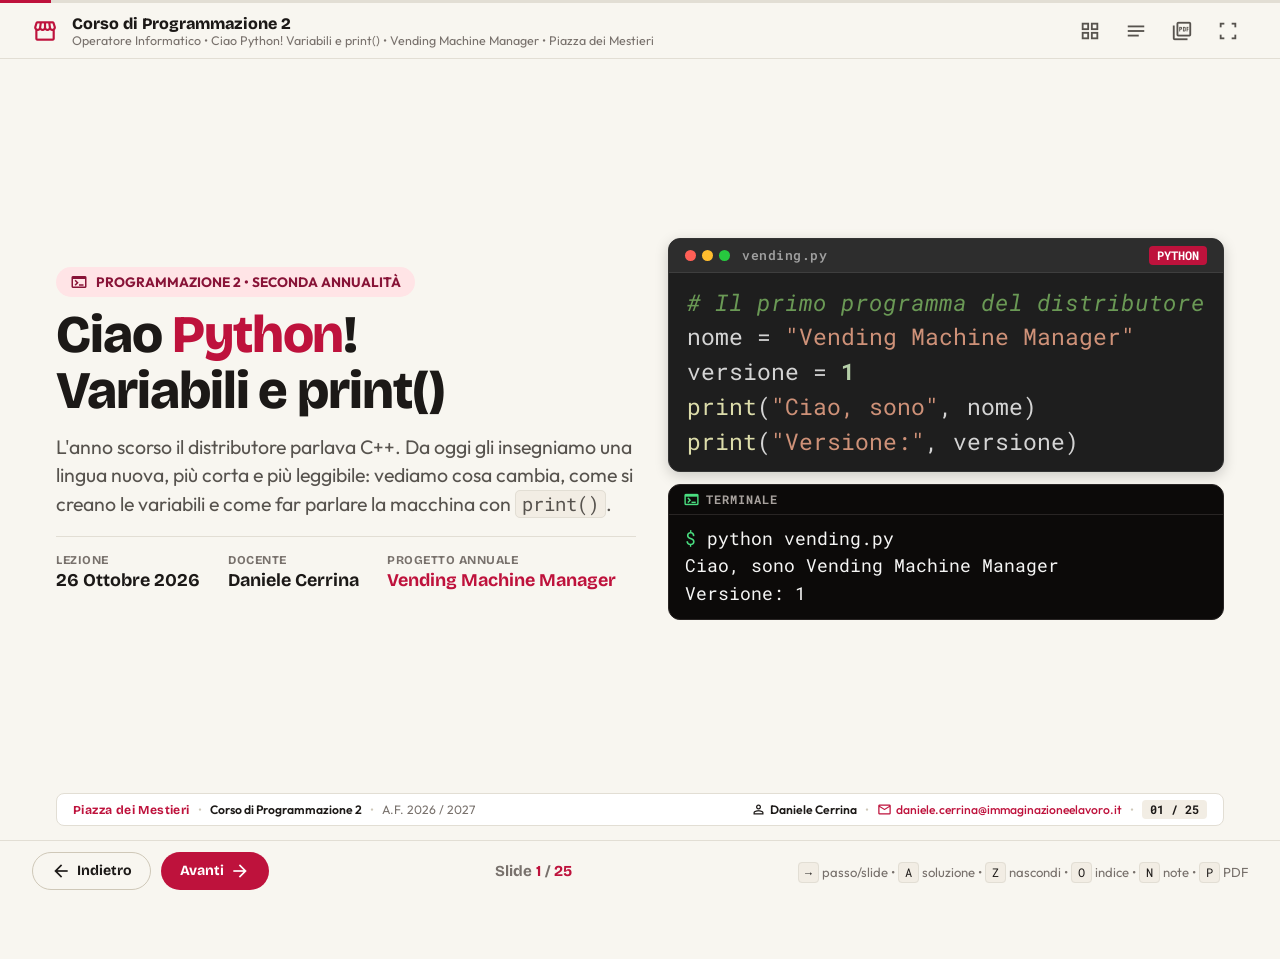
<file: 2026-10-26/presentazione/index.html>
<!DOCTYPE html>
<html lang="it">

<head>
  <meta charset="UTF-8">
  <meta name="viewport" content="width=device-width, initial-scale=1.0">
  <title>Ciao Python! Variabili e print() | Corso di Programmazione 2 - Piazza dei Mestieri</title>

  <!-- Tipografia: Outfit (Testo) & Bricolage Grotesque (Titoli e Accenti) & Roboto Mono (Codice) -->
  <link rel="preconnect" href="https://fonts.googleapis.com">
  <link rel="preconnect" href="https://fonts.gstatic.com" crossorigin>
  <link
    href="https://fonts.googleapis.com/css2?family=Bricolage+Grotesque:opsz,wght@12..96,500;12..96,600;12..96,700;12..96,800&family=Outfit:wght@300;400;500;600;700&family=Roboto+Mono:wght@400;500;600;700&display=swap"
    rel="stylesheet">

  <!-- Google Material Symbols Outlined -->
  <link rel="stylesheet"
    href="https://fonts.googleapis.com/css2?family=Material+Symbols+Outlined:opsz,wght,FILL,GRAD@20..48,100..700,0..1,-50..200" />

  <link rel="stylesheet" href="style.css">
</head>

<body class="m3-paper" data-course="Corso di Programmazione 2">

  <!-- Progress Bar Superiore -->
  <div class="m3-progress-container">
    <div id="progressBar" class="m3-progress-bar"></div>
  </div>

  <!-- Barra Superiore Istituzionale -->
  <header class="m3-top-app-bar">
    <div class="app-bar-leading">
      <span class="material-symbols-outlined icon-main">storefront</span>
      <div class="app-bar-title-group">
        <span class="app-bar-title">Corso di Programmazione 2</span>
        <span class="app-bar-subtitle">Operatore Informatico &bull; Ciao Python! Variabili e print() &bull; Vending
          Machine Manager &bull; Piazza dei Mestieri</span>
      </div>
    </div>

    <div class="app-bar-actions">
      <button id="btnOverview" class="m3-icon-button" title="Indice delle slide (O)">
        <span class="material-symbols-outlined">grid_view</span>
      </button>
      <button id="btnNotes" class="m3-icon-button" title="Note Docente (N)">
        <span class="material-symbols-outlined">notes</span>
      </button>
      <button id="btnExportPdf" class="m3-icon-button" title="Esporta slide in PDF (P)">
        <span class="material-symbols-outlined">picture_as_pdf</span>
      </button>
      <button id="btnFullscreen" class="m3-icon-button" title="Schermo intero (F)">
        <span class="material-symbols-outlined">fullscreen</span>
      </button>
    </div>
  </header>

  <!-- Slide Deck Main Container -->
  <main class="deck-container">

    <!-- SLIDE 1: COPERTINA: CIAO PYTHON! -->
    <section class="slide active" data-slide="1" data-title="Copertina: Ciao Python!">
      <div class="slide-content">
        <div class="cover-grid">
          <div>
            <div class="cover-pill">
              <span class="material-symbols-outlined" style="font-size: 18px;">terminal</span>
              <span>PROGRAMMAZIONE 2 &bull; SECONDA ANNUALITÀ</span>
            </div>
            <h1 class="main-title">
              Ciao <span class="cherry-text">Python</span>!<br>Variabili e print()
            </h1>
            <p class="main-lead">
              L'anno scorso il distributore parlava C++. Da oggi gli insegniamo una lingua nuova, più corta e più
              leggibile: vediamo cosa cambia, come si creano le variabili e come far parlare la macchina con
              <code class="mono">print()</code>.
            </p>

            <div class="cover-specs-row">
              <div class="spec-cell">
                <span class="spec-label">LEZIONE</span>
                <span class="spec-value">26 Ottobre 2026</span>
              </div>
              <div class="spec-cell">
                <span class="spec-label">DOCENTE</span>
                <span class="spec-value">Daniele Cerrina</span>
              </div>
              <div class="spec-cell">
                <span class="spec-label">PROGETTO ANNUALE</span>
                <span class="spec-value cherry">Vending Machine Manager</span>
              </div>
            </div>
          </div>

          <div class="stack">
            <div class="code-box"><div class="code-box-header"><div class="code-box-dots"><span></span><span></span><span></span></div><span class="code-box-title">vending.py</span><span class="code-box-lang py">PYTHON</span></div><div class="code-body big"><span class="c-com"># Il primo programma del distributore</span>
nome = <span class="c-str">&quot;Vending Machine Manager&quot;</span>
versione = <span class="c-num">1</span>
<span class="c-fn">print</span>(<span class="c-str">&quot;Ciao, sono&quot;</span>, nome)
<span class="c-fn">print</span>(<span class="c-str">&quot;Versione:&quot;</span>, versione)</div></div>
            <div class="terminal"><div class="terminal-header"><span class="material-symbols-outlined">terminal</span>TERMINALE</div><div class="terminal-body"><span class="prompt">$</span> python vending.py
Ciao, sono Vending Machine Manager
Versione: 1</div></div>
          </div>
        </div>
      </div>
      <div class="speaker-notes">
        [0'&ndash;3'] Benvenuti nel secondo tempo dell'anno: fino a oggi abbiamo ragionato su carta (analisi, I-P-O, Flow Chart). Da oggi il Vending Machine Manager diventa codice vero, in Python. Chi ha fatto C++ l'anno scorso non butta via niente: le idee (variabili, tipi, condizioni, cicli) sono le stesse, cambia il modo di scriverle.
      </div>
    </section>
    <!-- SLIDE 2: STESSO SALUTO, MENO RIGHE -->
    <section class="slide" data-slide="2" data-title="Stesso Saluto, Meno Righe">
      <div class="slide-content">
        <div class="slide-header">
          <span class="slide-kicker">DA C++ A PYTHON</span>
          <h2>Stesso Saluto, Meno Righe</h2>
          <p class="section-lead">Lo stesso identico programma: il distributore saluta il cliente. Contate le righe.</p>
        </div>

        <div class="vs-grid">
          <div>
            <span class="count-pill"><span class="material-symbols-outlined" style="font-size:18px;">code</span>C++ &bull; 7 righe</span>
            <div class="code-box"><div class="code-box-header"><div class="code-box-dots"><span></span><span></span><span></span></div><span class="code-box-title">benvenuto.cpp</span><span class="code-box-lang">C++</span></div><div class="code-body"><span class="c-pre">#include &lt;iostream&gt;</span>
<span class="c-kw">using</span> <span class="c-kw">namespace</span> std;

<span class="c-kw">int</span> <span class="c-fn">main</span>() {
    <span class="c-fn">cout</span> &lt;&lt; <span class="c-str">&quot;Benvenuto al distributore!&quot;</span> &lt;&lt; <span class="c-fn">endl</span>;
    <span class="c-kw">return</span> <span class="c-num">0</span>;
}</div></div>
          </div>
          <div class="vs-arrow">
            <span class="material-symbols-outlined">arrow_forward</span>
            <span>DIVENTA</span>
          </div>
          <div>
            <span class="count-pill py"><span class="material-symbols-outlined" style="font-size:18px;">bolt</span>Python &bull; 1 riga</span>
            <div class="code-box"><div class="code-box-header"><div class="code-box-dots"><span></span><span></span><span></span></div><span class="code-box-title">benvenuto.py</span><span class="code-box-lang py">PYTHON</span></div><div class="code-body big"><span class="c-fn">print</span>(<span class="c-str">&quot;Benvenuto al distributore!&quot;</span>)</div></div>
            <div class="terminal"><div class="terminal-header"><span class="material-symbols-outlined">terminal</span>TERMINALE</div><div class="terminal-body"><span class="prompt">$</span> python benvenuto.py
Benvenuto al distributore!</div></div>
          </div>
        </div>

        <div class="lim-banner-big">
          Niente <strong>#include</strong>, niente <strong>main()</strong>, niente <strong>;</strong> e niente
          <strong>{ }</strong>. Python va dritto al punto: scrivi cosa vuoi che succeda.
        </div>
      </div>
      <div class="speaker-notes">
        [3'&ndash;6'] Mostrare a sinistra il programma C++ che conoscono e chiedere: quali righe servono davvero a salutare? Una sola (il cout). Tutto il resto è 'burocrazia' del linguaggio. In Python resta solo la riga utile. Non dire che il C++ è peggio: è più veloce e controlla di più, per questo si usa in giochi e macchine. Python è più comodo per imparare e per scrivere in fretta.
      </div>
    </section>
    <!-- SLIDE 3: COMPILATO O INTERPRETATO? -->
    <section class="slide" data-slide="3" data-title="Compilato o Interpretato?">
      <div class="slide-content">
        <div class="slide-header">
          <span class="slide-kicker">COME VIENE ESEGUITO</span>
          <h2>Compilato o Interpretato?</h2>
          <p class="section-lead">Il computer capisce solo numeri. Qualcuno deve tradurre il nostro codice: ma come?</p>
        </div>

        <div class="lim-two-boxes">
          <div class="lim-box">
            <h3>C++ &rarr; si <span class="cherry-text">compila</span></h3>
            <div class="pipe-row">
              <span class="pipe-step"><span class="material-symbols-outlined">description</span>vending.cpp</span>
              <span class="pipe-arrow"><span class="material-symbols-outlined">arrow_forward</span></span>
              <span class="pipe-step hot"><span class="material-symbols-outlined">build</span>compilatore</span>
              <span class="pipe-arrow"><span class="material-symbols-outlined">arrow_forward</span></span>
              <span class="pipe-step"><span class="material-symbols-outlined">memory</span>vending.exe</span>
            </div>
            <p class="pipe-note">Come un <strong>libro tradotto</strong>: prima si traduce tutto, poi si legge.
              Se c'è un errore anche all'ultima riga, il programma <strong>non parte</strong>.</p>
          </div>
          <div class="lim-box" style="border-color: var(--cherry-primary);">
            <h3>Python &rarr; si <span class="cherry-text">interpreta</span></h3>
            <div class="pipe-row">
              <span class="pipe-step"><span class="material-symbols-outlined">description</span>vending.py</span>
              <span class="pipe-arrow"><span class="material-symbols-outlined">arrow_forward</span></span>
              <span class="pipe-step hot"><span class="material-symbols-outlined">record_voice_over</span>interprete</span>
              <span class="pipe-arrow"><span class="material-symbols-outlined">arrow_forward</span></span>
              <span class="pipe-step"><span class="material-symbols-outlined">play_arrow</span>esecuzione</span>
            </div>
            <p class="pipe-note">Come un <strong>interprete simultaneo</strong>: traduce ed esegue una riga alla volta.
              Le righe giuste partono, e si ferma <strong>alla prima riga sbagliata</strong>.</p>
          </div>
        </div>

        <div class="lim-banner-big">
          Conseguenza pratica: in Python niente <strong>.exe</strong>. Lanciamo direttamente il file
          <strong>.py</strong> con il comando <strong>python nome_file.py</strong>.
        </div>
      </div>
      <div class="speaker-notes">
        [6'&ndash;9'] Analogia del libro tradotto contro l'interprete alla riunione. Semplificazione onesta: Python in realtà fa anche lui una piccola traduzione interna, ma per noi conta che il file .py si esegue direttamente. Far notare che in Python un errore alla riga 10 non impedisce alle righe 1-9 di essere eseguite: utile per capire gli errori più avanti.
      </div>
    </section>
    <!-- SLIDE 4: DOVE SCRIVIAMO: VS CODE -->
    <section class="slide" data-slide="4" data-title="Dove Scriviamo: VS Code">
      <div class="slide-content">
        <div class="slide-header">
          <span class="slide-kicker">IL LABORATORIO</span>
          <h2>Dove Scriviamo: VS Code</h2>
          <p class="section-lead">Lo stesso editor dell'anno scorso, con un'estensione in più.</p>
        </div>

        <div class="grid-4">
          <div class="concept-card">
            <h3><span class="material-symbols-outlined">extension</span>1. Estensione</h3>
            <p>In VS Code installiamo l'estensione <strong>Python</strong> (quella di Microsoft).</p>
          </div>
          <div class="concept-card">
            <h3><span class="material-symbols-outlined">create_new_folder</span>2. Cartella</h3>
            <p>Creiamo la cartella <strong>python_vending</strong> e la apriamo con <em>File &rarr; Apri cartella</em>.</p>
          </div>
          <div class="concept-card">
            <h3><span class="material-symbols-outlined">note_add</span>3. File .py</h3>
            <p>Nuovo file: <strong>benvenuto.py</strong>. L'estensione <strong>.py</strong> è obbligatoria.</p>
          </div>
          <div class="concept-card">
            <h3><span class="material-symbols-outlined">play_circle</span>4. Esegui</h3>
            <p>Triangolino &#9654; in alto a destra, oppure dal terminale il comando qui sotto.</p>
          </div>
        </div>

        <div class="grid-2" style="margin-top: 18px;">
          <div class="terminal"><div class="terminal-header"><span class="material-symbols-outlined">terminal</span>TERMINALE</div><div class="terminal-body"><span class="prompt">$</span> python benvenuto.py
Benvenuto al distributore!</div></div>
          <div class="sol-tip">
            <strong>Se non funziona:</strong> su alcuni PC il comando è <strong>python3</strong> invece di
            <strong>python</strong>. Controllate la versione con <strong>python --version</strong>: deve iniziare con
            <strong>3</strong>.
          </div>
        </div>
      </div>
      <div class="speaker-notes">
        [9'&ndash;14'] Far fare i passi a tutti insieme, subito: tutti devono vedere il saluto nel terminale prima di andare avanti. Verificare prima della lezione che Python 3 sia installato sui PC del laboratorio. Se il triangolino non compare, manca l'estensione o il file non finisce con .py.
      </div>
    </section>
    <!-- SLIDE 5: DIFFERENZA 1: ADDIO ; E MAIN() -->
    <section class="slide" data-slide="5" data-title="Differenza 1: Addio ; e main()">
      <div class="slide-content">
        <div class="slide-header">
          <span class="slide-kicker">COSA CAMBIA &bull; 1 DI 3</span>
          <h2>Addio Punto e Virgola (e main)</h2>
          <p class="section-lead">Una riga = un'istruzione. Il programma parte dalla prima riga del file.</p>
        </div>

        <div class="vs-grid">
          <div class="code-box"><div class="code-box-header"><div class="code-box-dots"><span></span><span></span><span></span></div><span class="code-box-title">credito.cpp</span><span class="code-box-lang">C++</span></div><div class="code-body"><span class="c-kw">int</span> <span class="c-fn">main</span>() {
    <span class="c-kw">int</span> credito = <span class="c-num">0</span>;
    credito = credito + <span class="c-num">50</span>;
    <span class="c-fn">cout</span> &lt;&lt; credito &lt;&lt; <span class="c-fn">endl</span>;
    <span class="c-kw">return</span> <span class="c-num">0</span>;
}</div></div>
          <div class="vs-arrow"><span class="material-symbols-outlined">arrow_forward</span></div>
          <div class="code-box"><div class="code-box-header"><div class="code-box-dots"><span></span><span></span><span></span></div><span class="code-box-title">credito.py</span><span class="code-box-lang py">PYTHON</span></div><div class="code-body big">credito = <span class="c-num">0</span>
credito = credito + <span class="c-num">50</span>
<span class="c-fn">print</span>(credito)</div></div>
        </div>

        <div class="grid-3" style="margin-top: 16px;">
          <div class="concept-card">
            <h3><span class="material-symbols-outlined">block</span>Niente <code class="mono">;</code></h3>
            <p>L'istruzione finisce dove <strong>finisce la riga</strong>. Se lo mettete non si arrabbia, ma non serve: non mettetelo.</p>
          </div>
          <div class="concept-card">
            <h3><span class="material-symbols-outlined">first_page</span>Niente <code class="mono">main()</code></h3>
            <p>Python esegue il file <strong>dall'alto in basso</strong>, dalla prima riga all'ultima.</p>
          </div>
          <div class="concept-card">
            <h3><span class="material-symbols-outlined">inventory_2</span>Niente <code class="mono">#include</code></h3>
            <p>Le istruzioni base (come <strong>print</strong>) sono <strong>già pronte</strong>, non vanno importate.</p>
          </div>
        </div>
      </div>
      <div class="speaker-notes">
        [14'&ndash;16'] Leggere insieme le due colonne riga per riga: la logica è identica (credito parte da 0, aumenta di 50, viene stampato). Cambia solo la forma. Il punto e virgola è l'errore di abitudine più comune per chi viene dal C++: non è un errore, ma è fuori stile.
      </div>
    </section>
    <!-- SLIDE 6: DIFFERENZA 2: LE GRAFFE DIVENTANO RIENTRI -->
    <section class="slide" data-slide="6" data-title="Differenza 2: Le Graffe Diventano Rientri">
      <div class="slide-content">
        <div class="slide-header">
          <span class="slide-kicker">COSA CAMBIA &bull; 2 DI 3</span>
          <h2>Le Graffe Diventano Rientri</h2>
          <p class="section-lead">Un'anteprima: l'if lo vedremo bene più avanti. Oggi guardate solo la forma.</p>
        </div>

        <div class="vs-grid">
          <div class="code-box"><div class="code-box-header"><div class="code-box-dots"><span></span><span></span><span></span></div><span class="code-box-title">eroga.cpp</span><span class="code-box-lang">C++</span></div><div class="code-body"><span class="c-kw">if</span> (credito &gt;= prezzo) {
    <span class="c-fn">cout</span> &lt;&lt; <span class="c-str">&quot;Erogo il prodotto&quot;</span> &lt;&lt; <span class="c-fn">endl</span>;
}</div></div>
          <div class="vs-arrow"><span class="material-symbols-outlined">arrow_forward</span></div>
          <div class="code-box"><div class="code-box-header"><div class="code-box-dots"><span></span><span></span><span></span></div><span class="code-box-title">eroga.py</span><span class="code-box-lang py">PYTHON</span></div><div class="code-body big"><span class="c-kw">if</span> credito &gt;= prezzo:
    <span class="c-fn">print</span>(<span class="c-str">&quot;Erogo il prodotto&quot;</span>)</div></div>
        </div>

        <div class="grid-3" style="margin-top: 16px;">
          <div class="concept-card">
            <h3><span class="material-symbols-outlined">data_object</span>Niente <code class="mono">{ }</code></h3>
            <p>Il blocco si apre con i <strong>due punti</strong> <code class="mono">:</code> alla fine della riga.</p>
          </div>
          <div class="concept-card">
            <h3><span class="material-symbols-outlined">format_indent_increase</span>4 spazi</h3>
            <p>Le righe <strong>dentro</strong> il blocco sono spostate a destra di 4 spazi (tasto <strong>Tab</strong> in VS Code).</p>
          </div>
          <div class="concept-card">
            <h3><span class="material-symbols-outlined">warning</span>Obbligatorio!</h3>
            <p>In C++ il rientro era bellezza. In Python <strong>è la regola</strong>: un rientro sbagliato è un errore.</p>
          </div>
        </div>
      </div>
      <div class="speaker-notes">
        [16'&ndash;18'] Non spiegare l'if (lo conoscono dal C++ e lo riprenderemo): far vedere solo che graffe e parentesi tonde dell'if spariscono, arrivano i due punti e il rientro diventa obbligatorio. Per oggi tutti i nostri programmi stanno 'attaccati a sinistra', senza rientri.
      </div>
    </section>
    <!-- SLIDE 7: DIFFERENZA 3: NIENTE TIPO DAVANTI -->
    <section class="slide" data-slide="7" data-title="Differenza 3: Niente Tipo Davanti">
      <div class="slide-content">
        <div class="slide-header">
          <span class="slide-kicker">COSA CAMBIA &bull; 3 DI 3</span>
          <h2>Niente Tipo Davanti</h2>
          <p class="section-lead">In C++ dichiaravate il tipo. In Python lo capisce da solo guardando il valore.</p>
        </div>

        <div class="vs-grid">
          <div class="code-box"><div class="code-box-header"><div class="code-box-dots"><span></span><span></span><span></span></div><span class="code-box-title">prodotto.cpp</span><span class="code-box-lang">C++</span></div><div class="code-body"><span class="c-kw">int</span> piano = <span class="c-num">2</span>;
<span class="c-kw">float</span> prezzo = <span class="c-num">1.50</span>;
<span class="c-kw">string</span> prodotto = <span class="c-str">&quot;Acqua&quot;</span>;
<span class="c-kw">bool</span> acceso = <span class="c-bool">true</span>;
<span class="c-com">// commento in C++</span></div></div>
          <div class="vs-arrow"><span class="material-symbols-outlined">arrow_forward</span></div>
          <div class="code-box"><div class="code-box-header"><div class="code-box-dots"><span></span><span></span><span></span></div><span class="code-box-title">prodotto.py</span><span class="code-box-lang py">PYTHON</span></div><div class="code-body big">piano = <span class="c-num">2</span>
prezzo = <span class="c-num">1.50</span>
prodotto = <span class="c-str">&quot;Acqua&quot;</span>
acceso = <span class="c-bool">True</span>
<span class="c-com"># commento in Python</span></div></div>
        </div>

        <div class="grid-3" style="margin-top: 16px;">
          <div class="concept-card">
            <h3><span class="material-symbols-outlined">auto_fix_high</span>Tipo automatico</h3>
            <p>Scrivete <strong>nome = valore</strong>. Il tipo (intero, decimale, testo&hellip;) lo decide Python dal valore.</p>
          </div>
          <div class="concept-card">
            <h3><span class="material-symbols-outlined">toggle_on</span><code class="mono">True</code> / <code class="mono">False</code></h3>
            <p>Con la <strong>maiuscola</strong>! <code class="mono">true</code> minuscolo in Python è un errore.</p>
          </div>
          <div class="concept-card">
            <h3><span class="material-symbols-outlined">tag</span>Commenti con <code class="mono">#</code></h3>
            <p>Il <code class="mono">//</code> del C++ diventa <code class="mono">#</code>. Python ignora tutto quello che c'è dopo.</p>
          </div>
        </div>
      </div>
      <div class="speaker-notes">
        [18'&ndash;20'] Sottolineare: il tipo c'è ancora (i dati hanno sempre un tipo), semplicemente non lo scriviamo noi. True/False con la maiuscola è il secondo errore di abitudine più frequente dopo il punto e virgola.
      </div>
    </section>
    <!-- SLIDE 8: TABELLA: DA C++ A PYTHON -->
    <section class="slide" data-slide="8" data-title="Tabella: da C++ a Python">
      <div class="slide-content">
        <div class="slide-header">
          <span class="slide-kicker">IL PROMEMORIA</span>
          <h2>Da C++ a Python: il Dizionario</h2>
          <p class="section-lead">Fotografatela: è la tabella da tenere accanto alla tastiera nelle prime settimane.</p>
        </div>

        <table class="cheat-table">
          <thead><tr><th>Cosa voglio fare</th><th>C++ (anno scorso)</th><th class="py">Python (da oggi)</th></tr></thead>
          <tbody>
<tr><td>Stampare</td><td><code>cout &lt;&lt; x &lt;&lt; endl;</code></td><td class="py"><code>print(x)</code></td></tr>
<tr><td>Creare una variabile</td><td><code>int piano = 2;</code></td><td class="py"><code>piano = 2</code></td></tr>
<tr><td>Fine istruzione</td><td><code>;</code></td><td class="py"><code>a capo</code></td></tr>
<tr><td>Blocco di codice</td><td><code>{ &hellip; }</code></td><td class="py"><code>:  + 4 spazi</code></td></tr>
<tr><td>Vero / Falso</td><td><code>true / false</code></td><td class="py"><code>True / False</code></td></tr>
<tr><td>Commento</td><td><code>// nota</code></td><td class="py"><code># nota</code></td></tr>
<tr><td>E / O / NON</td><td><code>&amp;&amp;  ||  !</code></td><td class="py"><code>and  or  not</code></td></tr>
<tr><td>Divisione 7 / 2</td><td><code>3 (tra interi)</code></td><td class="py"><code>3.5</code></td></tr>
<tr><td>File ed esecuzione</td><td><code>compila .cpp &rarr; .exe</code></td><td class="py"><code>python file.py</code></td></tr>
          </tbody>
        </table>
      </div>
      <div class="speaker-notes">
        [20'&ndash;22'] Ripassare la tabella velocemente, soffermandosi sulla divisione: in C++ 7/2 tra interi dava 3, in Python dà 3.5. Lo riprendiamo tra poco con gli operatori. and/or/not servono più avanti con le condizioni: per ora basta sapere che esistono.
      </div>
    </section>
    <!-- SLIDE 9: PRINT(): LA MACCHINA PARLA -->
    <section class="slide" data-slide="9" data-title="print(): la Macchina Parla">
      <div class="slide-content">
        <div class="slide-header">
          <span class="slide-kicker">LA PRIMA ISTRUZIONE</span>
          <h2>print(): la Macchina Parla</h2>
          <p class="section-lead">print mostra sullo schermo quello che mettete tra le parentesi. E va a capo da solo.</p>
        </div>

        <div class="grid-2">
          <div class="code-box"><div class="code-box-header"><div class="code-box-dots"><span></span><span></span><span></span></div><span class="code-box-title">schermo.py</span><span class="code-box-lang py">PYTHON</span></div><div class="code-body big"><span class="c-fn">print</span>(<span class="c-str">&quot;Benvenuto!&quot;</span>)
<span class="c-fn">print</span>(<span class="c-str">&quot;Scegli un prodotto&quot;</span>)
<span class="c-fn">print</span>()
<span class="c-fn">print</span>(<span class="c-str">&quot;Grazie e arrivederci&quot;</span>)</div></div>
          <div class="terminal"><div class="terminal-header"><span class="material-symbols-outlined">terminal</span>TERMINALE</div><div class="terminal-body"><span class="prompt">$</span> python schermo.py
Benvenuto!
Scegli un prodotto

Grazie e arrivederci</div></div>
        </div>

        <div class="grid-3" style="margin-top: 16px;">
          <div class="concept-card">
            <h3><span class="material-symbols-outlined">format_quote</span>Virgolette</h3>
            <p>Il testo fisso va tra <strong>virgolette</strong>: <code class="mono">"Ciao"</code> oppure <code class="mono">'Ciao'</code>, sono uguali.</p>
          </div>
          <div class="concept-card">
            <h3><span class="material-symbols-outlined">keyboard_return</span>A capo da solo</h3>
            <p>Ogni print scrive su una <strong>riga nuova</strong>: non serve l'<code class="mono">endl</code> del C++.</p>
          </div>
          <div class="concept-card">
            <h3><span class="material-symbols-outlined">check_box_outline_blank</span>print() vuoto</h3>
            <p>Senza niente tra le parentesi stampa una <strong>riga vuota</strong>: utile per staccare.</p>
          </div>
        </div>
      </div>
      <div class="speaker-notes">
        [22'&ndash;25'] Far scrivere schermo.py a tutti e farlo eseguire. Chiedere: cosa succede se togliete una virgoletta? (errore: lo vedremo tra poco). print è tutto minuscolo.
      </div>
    </section>
    <!-- SLIDE 10: PRINT() CON TESTO E VARIABILI -->
    <section class="slide" data-slide="10" data-title="print() con Testo e Variabili">
      <div class="slide-content">
        <div class="slide-header">
          <span class="slide-kicker">PRINT CON PIÙ COSE</span>
          <h2>Testo e Variabili Insieme</h2>
          <p class="section-lead">Tra le parentesi potete mettere più cose, separate da una virgola.</p>
        </div>

        <div class="grid-2">
          <div class="code-box"><div class="code-box-header"><div class="code-box-dots"><span></span><span></span><span></span></div><span class="code-box-title">etichetta.py</span><span class="code-box-lang py">PYTHON</span></div><div class="code-body big">prodotto = <span class="c-str">&quot;Acqua&quot;</span>
prezzo = <span class="c-num">0.60</span>

<span class="c-fn">print</span>(<span class="c-str">&quot;Prodotto:&quot;</span>, prodotto)
<span class="c-fn">print</span>(<span class="c-str">&quot;Prezzo:&quot;</span>, prezzo, <span class="c-str">&quot;euro&quot;</span>)
<span class="c-fn">print</span>(<span class="c-str">&quot;prodotto&quot;</span>)</div></div>
          <div class="terminal"><div class="terminal-header"><span class="material-symbols-outlined">terminal</span>TERMINALE</div><div class="terminal-body"><span class="prompt">$</span> python etichetta.py
Prodotto: Acqua
Prezzo: 0.6 euro
prodotto</div></div>
        </div>

        <div class="grid-3" style="margin-top: 16px;">
          <div class="concept-card">
            <h3><span class="material-symbols-outlined">more_horiz</span>La virgola</h3>
            <p>Separa i pezzi e <strong>aggiunge da sola uno spazio</strong> tra uno e l'altro.</p>
          </div>
          <div class="concept-card">
            <h3><span class="material-symbols-outlined">compare_arrows</span>Con o senza virgolette</h3>
            <p><code class="mono">"prodotto"</code> stampa la <strong>parola</strong>. <code class="mono">prodotto</code> stampa il <strong>valore</strong> della variabile.</p>
          </div>
          <div class="concept-card">
            <h3><span class="material-symbols-outlined">exposure_zero</span>0.60 &rarr; 0.6</h3>
            <p>Python toglie gli zeri inutili in fondo. Il valore è lo stesso: per ora va bene così.</p>
          </div>
        </div>
      </div>
      <div class="speaker-notes">
        [25'&ndash;28'] L'ultima riga è la trappola: chiedere alla classe cosa stampa PRIMA di mostrare il terminale. Molti diranno 'Acqua'. Le virgolette trasformano qualsiasi cosa in testo fisso. Il decimale si scrive col punto (0.60), mai con la virgola: la virgola in Python separa le cose.
      </div>
    </section>
    <!-- SLIDE 11: VARIABILI: SCATOLE CON NOME -->
    <section class="slide" data-slide="11" data-title="Variabili: Scatole con Nome">
      <div class="slide-content">
        <div class="slide-header">
          <span class="slide-kicker">LE VARIABILI</span>
          <h2>Una Scatola con un'Etichetta</h2>
          <p class="section-lead">Una variabile è un pezzo di memoria con un nome. Ci mettiamo dentro un valore e lo ritroviamo dopo.</p>
        </div>

        <div class="grid-2">
          <div class="stack">
            <div class="code-box"><div class="code-box-header"><div class="code-box-dots"><span></span><span></span><span></span></div><span class="code-box-title">memoria.py</span><span class="code-box-lang py">PYTHON</span></div><div class="code-body big">credito = <span class="c-num">200</span>
prodotto = <span class="c-str">&quot;Patatine&quot;</span>
piano = <span class="c-num">2</span></div></div>
            <div class="mem-row">
              <div class="mem-box"><span class="mem-value">200</span><span class="mem-label">credito</span></div>
              <div class="mem-box"><span class="mem-value">"Patatine"</span><span class="mem-label">prodotto</span></div>
              <div class="mem-box"><span class="mem-value">2</span><span class="mem-label">piano</span></div>
            </div>
          </div>
          <div class="lim-box" style="background: var(--amber-container); border-color: var(--amber-secondary);">
            <h3 style="color: var(--amber-text);">La regola d'oro dell'<code class="mono">=</code></h3>
            <ul class="lim-bullet-list">
              <li><span class="material-symbols-outlined lim-bullet-icon">looks_one</span>
                <span>Python calcola quello che c'è a <strong>destra</strong>.</span></li>
              <li><span class="material-symbols-outlined lim-bullet-icon">looks_two</span>
                <span>Lo mette nella scatola che ha il nome a <strong>sinistra</strong>.</span></li>
              <li><span class="material-symbols-outlined lim-bullet-icon">priority_high</span>
                <span>L'<code class="mono">=</code> <strong>non è</strong> l'uguale della matematica: si legge
                  &laquo;<strong>prende il valore</strong>&raquo;. <em>credito prende il valore 200</em>.</span></li>
              <li><span class="material-symbols-outlined lim-bullet-icon">swap_vert</span>
                <span>Se riassegno, il valore vecchio <strong>sparisce</strong>: nella scatola c'è posto per uno solo.</span></li>
            </ul>
          </div>
        </div>
      </div>
      <div class="speaker-notes">
        [28'&ndash;31'] Stesso concetto del ripasso del 22/09, ora in Python. Leggere ad alta voce 'credito prende il valore 200'. Ricordare il bug dei 120 euro: oggi lavoriamo in centesimi quando parliamo di soldi, così niente sorprese con i decimali.
      </div>
    </section>
    <!-- SLIDE 12: I 4 TIPI DI BASE -->
    <section class="slide" data-slide="12" data-title="I 4 Tipi di Base">
      <div class="slide-content">
        <div class="slide-header">
          <span class="slide-kicker">I TIPI DI DATO</span>
          <h2>I 4 Tipi che Usiamo Subito</h2>
          <p class="section-lead">Python sceglie il tipo dal valore. Con type() possiamo chiedergli cosa ha deciso.</p>
        </div>

        <div class="grid-4">
          <div class="type-card t-int">
            <span class="type-name">int</span>
            <h3>Numero intero</h3>
            <p>Senza virgola. Quantità, piani, centesimi.</p>
            <div class="type-example">lattine = 12</div>
          </div>
          <div class="type-card t-float">
            <span class="type-name">float</span>
            <h3>Numero decimale</h3>
            <p>Con il <strong>punto</strong>, mai la virgola.</p>
            <div class="type-example">gradi = 4.5</div>
          </div>
          <div class="type-card t-str">
            <span class="type-name">str</span>
            <h3>Testo (stringa)</h3>
            <p>Sempre tra virgolette, anche se contiene numeri.</p>
            <div class="type-example">codice = "A3"</div>
          </div>
          <div class="type-card t-bool">
            <span class="type-name">bool</span>
            <h3>Vero o falso</h3>
            <p>Solo due valori, con la maiuscola.</p>
            <div class="type-example">acceso = True</div>
          </div>
        </div>

        <div class="grid-2" style="margin-top: 16px;">
          <div class="code-box"><div class="code-box-header"><div class="code-box-dots"><span></span><span></span><span></span></div><span class="code-box-title">tipi.py</span><span class="code-box-lang py">PYTHON</span></div><div class="code-body"><span class="c-fn">print</span>(<span class="c-fn">type</span>(<span class="c-num">12</span>))
<span class="c-fn">print</span>(<span class="c-fn">type</span>(<span class="c-num">4.5</span>))
<span class="c-fn">print</span>(<span class="c-fn">type</span>(<span class="c-str">&quot;A3&quot;</span>))
<span class="c-fn">print</span>(<span class="c-fn">type</span>(<span class="c-bool">True</span>))</div></div>
          <div class="terminal"><div class="terminal-header"><span class="material-symbols-outlined">terminal</span>TERMINALE</div><div class="terminal-body"><span class="prompt">$</span> python tipi.py
&lt;class &#x27;int&#x27;&gt;
&lt;class &#x27;float&#x27;&gt;
&lt;class &#x27;str&#x27;&gt;
&lt;class &#x27;bool&#x27;&gt;</div></div>
        </div>
      </div>
      <div class="speaker-notes">
        [31'&ndash;34'] Domanda alla classe: "12" (tra virgolette) che tipo è? str! Le virgolette vincono sempre. Il C++ aveva anche double, char, ecc.: in Python per ora bastano questi quattro.
      </div>
    </section>
    <!-- SLIDE 13: COME SI CHIAMANO LE VARIABILI -->
    <section class="slide" data-slide="13" data-title="Come si Chiamano le Variabili">
      <div class="slide-content">
        <div class="slide-header">
          <span class="slide-kicker">LE REGOLE DEI NOMI</span>
          <h2>Come Chiamare le Variabili</h2>
          <p class="section-lead">Un buon nome dice cosa c'è dentro la scatola. In Python si usa lo stile snake_case.</p>
        </div>

        <div class="grid-2">
          <div class="lim-box" style="border-color: var(--ok-color);">
            <h3 style="color: var(--ok-color);">Nomi corretti</h3>
            <ul class="name-list ok">
              <li><span class="material-symbols-outlined">check_circle</span><code>credito</code> minuscolo, chiaro</li>
              <li><span class="material-symbols-outlined">check_circle</span><code>prezzo_acqua</code> parole unite con _</li>
              <li><span class="material-symbols-outlined">check_circle</span><code>lattine_vendute</code> si capisce subito</li>
              <li><span class="material-symbols-outlined">check_circle</span><code>piano2</code> numeri sì, ma non all'inizio</li>
            </ul>
          </div>
          <div class="lim-box" style="border-color: var(--cherry-primary);">
            <h3 style="color: var(--cherry-primary);">Nomi sbagliati</h3>
            <ul class="name-list ko">
              <li><span class="material-symbols-outlined">cancel</span><code>2piano</code> inizia con un numero</li>
              <li><span class="material-symbols-outlined">cancel</span><code>prezzo acqua</code> contiene uno spazio</li>
              <li><span class="material-symbols-outlined">cancel</span><code>prezzo-acqua</code> il - è il meno!</li>
              <li><span class="material-symbols-outlined">cancel</span><code>if</code> parola riservata di Python</li>
            </ul>
          </div>
        </div>

        <div class="lim-banner-big">
          <strong>Maiuscole e minuscole contano:</strong> <code class="mono">Credito</code> e
          <code class="mono">credito</code> sono due scatole diverse. Evitate gli accenti: <strong>quantita</strong>,
          non <em>quantità</em>. E niente nomi da una lettera come <strong>x</strong>: tra una settimana non vi
          ricorderete cosa c'era dentro.
        </div>
      </div>
      <div class="speaker-notes">
        [34'&ndash;36'] I nomi sbagliati danno errore (tranne gli accenti, che Python accetta ma creano problemi con tastiere e altri programmi: per questo li evitiamo). Il C++ usava spesso camelCase (prezzoAcqua): in Python la convenzione è snake_case (prezzo_acqua).
      </div>
    </section>
    <!-- SLIDE 14: CAMBIARE VALORE E FARE CONTI -->
    <section class="slide" data-slide="14" data-title="Cambiare Valore e Fare Conti">
      <div class="slide-content">
        <div class="slide-header">
          <span class="slide-kicker">LE OPERAZIONI</span>
          <h2>Cambiare Valore e Fare Conti</h2>
          <p class="section-lead">Una variabile può usare il suo stesso valore per calcolare quello nuovo.</p>
        </div>

        <div class="grid-2">
          <div class="stack">
            <div class="code-box"><div class="code-box-header"><div class="code-box-dots"><span></span><span></span><span></span></div><span class="code-box-title">monete.py</span><span class="code-box-lang py">PYTHON</span></div><div class="code-body">credito = <span class="c-num">0</span>
credito = credito + <span class="c-num">100</span>   <span class="c-com"># ora 100</span>
credito = credito + <span class="c-num">50</span>    <span class="c-com"># ora 150</span>
<span class="c-fn">print</span>(<span class="c-str">&quot;Credito:&quot;</span>, credito)</div></div>
            <div class="terminal"><div class="terminal-header"><span class="material-symbols-outlined">terminal</span>TERMINALE</div><div class="terminal-body"><span class="prompt">$</span> python monete.py
Credito: 150</div></div>
            <div class="sol-tip"><strong>credito = credito + 100</strong> si legge: prendi il credito di adesso, aggiungi 100,
              rimetti il risultato nella stessa scatola.</div>
          </div>
          <div class="lim-box">
            <h3>Gli operatori</h3>
            <table class="op-table">
              <tr><td>+</td><td>somma</td><td class="res">7 + 2 &rarr; 9</td></tr>
              <tr><td>-</td><td>sottrazione</td><td class="res">7 - 2 &rarr; 5</td></tr>
              <tr><td>*</td><td>moltiplicazione</td><td class="res">7 * 2 &rarr; 14</td></tr>
              <tr><td>/</td><td>divisione <strong>(sempre decimale)</strong></td><td class="res">7 / 2 &rarr; 3.5</td></tr>
              <tr><td>//</td><td>divisione intera</td><td class="res">7 // 2 &rarr; 3</td></tr>
              <tr><td>%</td><td>resto della divisione</td><td class="res">7 % 2 &rarr; 1</td></tr>
            </table>
            <p class="pipe-note">Attenzione, ex C++: <code class="mono">/</code> in Python dà <strong>sempre</strong>
              un decimale. Per il vecchio comportamento si usa <code class="mono">//</code>.</p>
          </div>
        </div>
      </div>
      <div class="speaker-notes">
        [36'&ndash;39'] credito = credito + 100 in matematica è impossibile, in informatica è l'istruzione più comune. Esiste la scorciatoia credito += 100: si può mostrare a voce, ma oggi negli esercizi usiamo la forma lunga. // e % serviranno per il calcolo delle monete del resto.
      </div>
    </section>
    <!-- SLIDE 15: LEGGERE GLI ERRORI -->
    <section class="slide" data-slide="15" data-title="Leggere gli Errori">
      <div class="slide-content">
        <div class="slide-header">
          <span class="slide-kicker">QUANDO QUALCOSA VA STORTO</span>
          <h2>Leggere gli Errori (Senza Panico)</h2>
          <p class="section-lead">Python vi dice cosa non va. Leggete l'ULTIMA riga del messaggio e il numero di riga (line).</p>
        </div>

        <div class="grid-2">
          <div class="err-card">
            <h3>Virgolette dimenticate</h3>
            <div class="err-code"><span class="c-fn">print</span>(Benvenuto)</div>
            <div class="err-msg">NameError: name &#x27;Benvenuto&#x27; is not defined</div>
            <div class="err-fix">Senza virgolette cerca una variabile che non esiste. <strong>Fix:</strong> print("Benvenuto")</div>
          </div>
          <div class="err-card">
            <h3>Maiuscola sbagliata</h3>
            <div class="err-code">Print(<span class="c-str">&quot;Ciao&quot;</span>)</div>
            <div class="err-msg">NameError: name &#x27;Print&#x27; is not defined. Did you mean: &#x27;print&#x27;?</div>
            <div class="err-fix">Python distingue maiuscole e minuscole. <strong>Fix:</strong> print tutto minuscolo.</div>
          </div>
          <div class="err-card">
            <h3>Spazio nel nome</h3>
            <div class="err-code">prezzo acqua = <span class="c-num">1</span></div>
            <div class="err-msg">SyntaxError: invalid syntax</div>
            <div class="err-fix">Due parole separate non sono un nome valido. <strong>Fix:</strong> prezzo_acqua = 1</div>
          </div>
          <div class="err-card">
            <h3>Testo + numero</h3>
            <div class="err-code"><span class="c-fn">print</span>(<span class="c-str">&quot;Totale: &quot;</span> + <span class="c-num">5</span>)</div>
            <div class="err-msg">TypeError: can only concatenate str (not &quot;int&quot;) to str</div>
            <div class="err-fix">Il + non unisce testo e numeri. <strong>Fix:</strong> usate la virgola: print("Totale:", 5)</div>
          </div>
        </div>
      </div>
      <div class="speaker-notes">
        [39'&ndash;42'] Far provocare apposta un errore a tutti (togliere una virgoletta) e leggere insieme il messaggio: File, line 1, e l'ultima riga con il tipo di errore. Gli errori sono indizi, non punizioni. Messaggi verificati con Python 3.12: versioni diverse possono avere parole leggermente diverse.
      </div>
    </section>
    <!-- SLIDE 16: ESEMPIO SVOLTO: LO SCONTRINO (TESTO) -->
    <section class="slide" data-slide="16" data-title="Esempio Svolto: Lo Scontrino (testo)">
      <div class="slide-content">
        <div class="slide-header">
          <span class="slide-kicker">ESEMPIO SVOLTO &bull; LO SCRIVIAMO INSIEME</span>
          <h2>Lo Scontrino della Merendina</h2>
          <p class="section-lead"><span class="difficulty">DIFFICOLTÀ &#9733;&#9734;&#9734;</span></p>
        </div>

        <div class="problem-layout">
          <div class="problem-card">
            <div class="problem-card-label"><span class="material-symbols-outlined">mail</span>Messaggio di Marta</div>
            <div class="problem-text">
              <p>&laquo;Ciao ragazzi, vorrei che il distributore stampasse uno scontrino. Esempio: un cliente compra
                <strong>2</strong> pacchetti di <strong>Crackers</strong> da <strong>0.80 euro</strong> l'uno.&raquo;</p>
              <div class="expected-label"><span class="material-symbols-outlined">checklist</span>Cosa deve fare il programma</div>
              <ol class="req-list">
<li>Mettere prodotto, prezzo e quantità in tre variabili.</li>
<li>Calcolare il totale in una quarta variabile.</li>
<li>Stampare lo scontrino come nell'output atteso.</li>
              </ol>
            </div>
          </div>
          <div class="problem-side">
            <div class="task-card">
              <h3><span class="material-symbols-outlined">lightbulb</span>Prima di scrivere, rispondiamo</h3>
              <ol><li>Quali sono i dati? Che tipo ha ognuno?</li><li>Quale calcolo serve per il totale?</li></ol>
            </div>
            <div>
              <div class="expected-label"><span class="material-symbols-outlined">task_alt</span>Output atteso</div>
              <div class="terminal"><div class="terminal-header"><span class="material-symbols-outlined">terminal</span>TERMINALE</div><div class="terminal-body">=== SCONTRINO ===
Prodotto: Crackers
Prezzo: 0.8 euro
Quantita: 2
Totale: 1.6 euro</div></div>
            </div>
          </div>
        </div>
      </div>
      <div class="speaker-notes">
        [42'&ndash;45'] Leggere il messaggio e fare l'I-P-O a voce, come nelle lezioni scorse: Input = prodotto (str), prezzo (float), quantità (int). Elaborazione = prezzo per quantità. Output = lo scontrino. Poi si passa alla slide successiva e si scrive il codice insieme, con la classe che detta.
      </div>
    </section>
    <!-- SLIDE 17: ESEMPIO SVOLTO: LO SCONTRINO (SOLUZIONE) -->
    <section class="slide" data-slide="17" data-title="Esempio Svolto: Lo Scontrino (soluzione)" data-steps="4">
      <div class="slide-content">
        <div class="slide-header">
          <span class="slide-kicker">ESEMPIO SVOLTO &bull; SOLUZIONE</span>
          <h2>Lo Scontrino della Merendina</h2>
          <p class="section-lead">Un passo alla volta: prima i dati, poi il calcolo, poi la stampa.</p>
        </div>

        <div class="step-bar" data-labels="in:Variabili|rule:Calcolo|ipo:Stampa|test:Esecuzione"></div>

        <div class="sol-layout">
          <div class="code-box"><div class="code-box-header"><div class="code-box-dots"><span></span><span></span><span></span></div><span class="code-box-title">scontrino.py</span><span class="code-box-lang py">PYTHON</span></div><div class="code-body"><span class="ln reveal" data-step="1"><span class="c-com"># Lo scontrino della merendina</span></span><span class="ln reveal" data-step="1">prodotto = <span class="c-str">&quot;Crackers&quot;</span></span><span class="ln reveal" data-step="1">prezzo = <span class="c-num">0.80</span></span><span class="ln reveal" data-step="1">quantita = <span class="c-num">2</span></span><span class="ln reveal" data-step="1"> </span><span class="ln reveal" data-step="2">totale = prezzo * quantita</span><span class="ln reveal" data-step="2"> </span><span class="ln reveal" data-step="3"><span class="c-fn">print</span>(<span class="c-str">&quot;=== SCONTRINO ===&quot;</span>)</span><span class="ln reveal" data-step="3"><span class="c-fn">print</span>(<span class="c-str">&quot;Prodotto:&quot;</span>, prodotto)</span><span class="ln reveal" data-step="3"><span class="c-fn">print</span>(<span class="c-str">&quot;Prezzo:&quot;</span>, prezzo, <span class="c-str">&quot;euro&quot;</span>)</span><span class="ln reveal" data-step="3"><span class="c-fn">print</span>(<span class="c-str">&quot;Quantita:&quot;</span>, quantita)</span><span class="ln reveal" data-step="3"><span class="c-fn">print</span>(<span class="c-str">&quot;Totale:&quot;</span>, totale, <span class="c-str">&quot;euro&quot;</span>)</span></div></div>
          <div class="sol-side">
            <div class="terminal reveal" data-step="4"><div class="terminal-header"><span class="material-symbols-outlined">terminal</span>TERMINALE</div><div class="terminal-body"><span class="prompt">$</span> python scontrino.py
=== SCONTRINO ===
Prodotto: Crackers
Prezzo: 0.8 euro
Quantita: 2
Totale: 1.6 euro</div></div>
            <div class="sol-tip reveal" data-step="4"><strong>Ordine:</strong> la variabile <strong>totale</strong> si può calcolare solo <strong>dopo</strong> aver creato prezzo e quantita. Python legge dall'alto in basso!</div>
          </div>
        </div>
      </div>
      <div class="speaker-notes">
        [45'&ndash;52'] Rivelare un passo alla volta con la freccia. Passo 1: chiedere il tipo di ogni variabile. Passo 2: il totale. Passo 3: i print, notare la virgola che aggiunge lo spazio. Passo 4: eseguire davvero in VS Code. Esperimento: spostare la riga del totale in cima e far vedere il NameError.
      </div>
    </section>
    <!-- SLIDE 18: LABORATORIO: COME LAVORIAMO -->
    <section class="slide" data-slide="18" data-title="Laboratorio: Come Lavoriamo">
      <div class="slide-content">
        <div class="slide-header">
          <span class="slide-kicker">TOCCA A VOI</span>
          <h2>Laboratorio: Come Lavoriamo</h2>
          <p class="section-lead">Tre esercizi, dal più facile al meno facile. Ognuno sul proprio PC, potete confrontarvi con il vicino.</p>
        </div>

        <div class="grid-4">
          <div class="concept-card">
            <h3><span class="material-symbols-outlined">note_add</span>1. Un file a testa</h3>
            <p>Un file per esercizio, nella cartella <strong>python_vending</strong>: <strong>es1_carta.py</strong>,
              <strong>es2_credito.py</strong>, <strong>es3_resto.py</strong>.</p>
          </div>
          <div class="concept-card">
            <h3><span class="material-symbols-outlined">edit_note</span>2. Prima le variabili</h3>
            <p>Leggete il messaggio, trovate i dati e scriveteli come <strong>variabili</strong> in cima al file.</p>
          </div>
          <div class="concept-card">
            <h3><span class="material-symbols-outlined">play_circle</span>3. Eseguite spesso</h3>
            <p>Dopo <strong>ogni 2-3 righe</strong> premete &#9654;. Un errore alla volta si trova subito.</p>
          </div>
          <div class="concept-card">
            <h3><span class="material-symbols-outlined">fact_check</span>4. Confrontate</h3>
            <p>Il vostro terminale deve mostrare <strong>esattamente</strong> l'output atteso, spazi compresi.</p>
          </div>
        </div>

        <div class="lim-banner-big">
          Tempi: <strong>20 minuti</strong> per ogni esercizio. Dopo ognuno, correzione insieme alla LIM.
          Chi finisce prima prova il <strong>bonus</strong>.
        </div>
      </div>
      <div class="speaker-notes">
        [52'&ndash;54'] Spiegare le regole del laboratorio. Girare tra i banchi: l'errore più comune sarà il punto e virgola o la virgoletta mancante. Correggere ogni esercizio alla LIM con la slide della soluzione prima di passare al successivo.
      </div>
    </section>
    <!-- SLIDE 19: ESERCIZIO 1: LA CARTA D'IDENTITÀ (TESTO) -->
    <section class="slide" data-slide="19" data-title="Esercizio 1: La Carta d&#x27;Identità (testo)">
      <div class="slide-content">
        <div class="slide-header">
          <span class="slide-kicker">ESERCIZIO 1</span>
          <h2>La Carta d'Identità del Distributore</h2>
          <p class="section-lead"><span class="difficulty">DIFFICOLTÀ &#9733;&#9734;&#9734;</span></p>
        </div>

        <div class="problem-layout">
          <div class="problem-card">
            <div class="problem-card-label"><span class="material-symbols-outlined">mail</span>Messaggio di Marta</div>
            <div class="problem-text">
              <p>&laquo;Per l'inventario mi serve la scheda di ogni macchina. Quella dell'atrio si chiama
                <strong>VM-02</strong>, sta al piano <strong>2</strong>, dentro ci sono <strong>4.5</strong> gradi
                ed è <strong>accesa</strong>.&raquo;</p>
              <div class="expected-label"><span class="material-symbols-outlined">checklist</span>Cosa deve fare il programma</div>
              <ol class="req-list">
<li>Create una variabile per ognuno dei 4 dati.</li>
<li>Stampate la scheda come nell'output atteso.</li>
              </ol>
            </div>
          </div>
          <div class="problem-side">
            <div class="task-card">
              <h3><span class="material-symbols-outlined">description</span>File: es1_carta.py</h3>
              <ol><li>Che tipo ha ognuno dei 4 dati?</li><li>&laquo;Accesa&raquo; è un sì/no: quale tipo usate?</li></ol>
              <p class="task-focus">Bonus: stampate anche il tipo di ogni variabile con type().</p>
            </div>
            <div>
              <div class="expected-label"><span class="material-symbols-outlined">task_alt</span>Output atteso</div>
              <div class="terminal"><div class="terminal-header"><span class="material-symbols-outlined">terminal</span>TERMINALE</div><div class="terminal-body">Distributore: VM-02
Piano: 2
Temperatura: 4.5 gradi
Accesa: True</div></div>
            </div>
          </div>
        </div>
      </div>
      <div class="speaker-notes">
        [54'&ndash;74'] Esercizio di sola creazione di variabili e stampa: nessun calcolo. Obiettivo: usare i 4 tipi. Attenzione a VM-02: va tra virgolette (è un testo, e senza virgolette il - sarebbe un meno).
      </div>
    </section>
    <!-- SLIDE 20: ESERCIZIO 1: LA CARTA D'IDENTITÀ (SOLUZIONE) -->
    <section class="slide" data-slide="20" data-title="Esercizio 1: La Carta d&#x27;Identità (soluzione)" data-steps="4">
      <div class="slide-content">
        <div class="slide-header">
          <span class="slide-kicker">ESERCIZIO 1 &bull; SOLUZIONE</span>
          <h2>La Carta d'Identità del Distributore</h2>
          <p class="section-lead">Quattro dati, quattro tipi diversi: str, int, float, bool.</p>
        </div>

        <div class="step-bar" data-labels="in:Variabili|rule:Calcolo|ipo:Stampa|test:Esecuzione"></div>

        <div class="sol-layout">
          <div class="code-box"><div class="code-box-header"><div class="code-box-dots"><span></span><span></span><span></span></div><span class="code-box-title">es1_carta.py</span><span class="code-box-lang py">PYTHON</span></div><div class="code-body"><span class="ln reveal" data-step="1"><span class="c-com"># Carta d&#x27;identita del distributore</span></span><span class="ln reveal" data-step="1">nome_macchina = <span class="c-str">&quot;VM-02&quot;</span></span><span class="ln reveal" data-step="1">piano = <span class="c-num">2</span></span><span class="ln reveal" data-step="1">temperatura = <span class="c-num">4.5</span></span><span class="ln reveal" data-step="1">accesa = <span class="c-bool">True</span></span><span class="ln reveal" data-step="3"> </span><span class="ln reveal" data-step="3"><span class="c-fn">print</span>(<span class="c-str">&quot;Distributore:&quot;</span>, nome_macchina)</span><span class="ln reveal" data-step="3"><span class="c-fn">print</span>(<span class="c-str">&quot;Piano:&quot;</span>, piano)</span><span class="ln reveal" data-step="3"><span class="c-fn">print</span>(<span class="c-str">&quot;Temperatura:&quot;</span>, temperatura, <span class="c-str">&quot;gradi&quot;</span>)</span><span class="ln reveal" data-step="3"><span class="c-fn">print</span>(<span class="c-str">&quot;Accesa:&quot;</span>, accesa)</span><span class="ln reveal" data-step="3"> </span><span class="ln reveal" data-step="3"><span class="c-com"># Bonus</span></span><span class="ln reveal" data-step="3"><span class="c-fn">print</span>(<span class="c-fn">type</span>(nome_macchina), <span class="c-fn">type</span>(piano))</span><span class="ln reveal" data-step="3"><span class="c-fn">print</span>(<span class="c-fn">type</span>(temperatura), <span class="c-fn">type</span>(accesa))</span></div></div>
          <div class="sol-side">
            <div class="terminal reveal" data-step="4"><div class="terminal-header"><span class="material-symbols-outlined">terminal</span>TERMINALE</div><div class="terminal-body"><span class="prompt">$</span> python es1_carta.py
Distributore: VM-02
Piano: 2
Temperatura: 4.5 gradi
Accesa: True
&lt;class &#x27;str&#x27;&gt; &lt;class &#x27;int&#x27;&gt;
&lt;class &#x27;float&#x27;&gt; &lt;class &#x27;bool&#x27;&gt;</div></div>
            <div class="sol-tip reveal" data-step="4"><strong>Niente calcolo</strong> in questo esercizio: il passo 2 è vuoto. <strong>True</strong> va con la maiuscola e <strong>senza</strong> virgolette, altrimenti diventa un testo.</div>
          </div>
        </div>
      </div>
      <div class="speaker-notes">
        [74'&ndash;77'] Correzione alla LIM. Il passo 2 (calcolo) non rivela righe: farlo notare, non tutti i programmi calcolano qualcosa. Chiedere: cosa cambia se scrivo accesa = "True"? (diventa str).
      </div>
    </section>
    <!-- SLIDE 21: ESERCIZIO 2: IL CREDITO CHE CRESCE (TESTO) -->
    <section class="slide" data-slide="21" data-title="Esercizio 2: Il Credito che Cresce (testo)">
      <div class="slide-content">
        <div class="slide-header">
          <span class="slide-kicker">ESERCIZIO 2</span>
          <h2>Il Credito che Cresce</h2>
          <p class="section-lead"><span class="difficulty">DIFFICOLTÀ &#9733;&#9733;&#9734;</span></p>
        </div>

        <div class="problem-layout">
          <div class="problem-card">
            <div class="problem-card-label"><span class="material-symbols-outlined">mail</span>Messaggio di Marta</div>
            <div class="problem-text">
              <p>&laquo;Voglio vedere il credito salire mentre il cliente inserisce le monete. Si parte da
                <strong>0</strong>, poi arrivano una moneta da <strong>100</strong> centesimi, una da
                <strong>50</strong> e una da <strong>20</strong>.&raquo;</p>
              <div class="expected-label"><span class="material-symbols-outlined">checklist</span>Cosa deve fare il programma</div>
              <ol class="req-list">
<li>Create la variabile credito che vale 0 e stampatela.</li>
<li>Dopo ogni moneta aggiornate credito e stampatelo di nuovo.</li>
              </ol>
            </div>
          </div>
          <div class="problem-side">
            <div class="task-card">
              <h3><span class="material-symbols-outlined">description</span>File: es2_credito.py</h3>
              <ol><li>Quante variabili vi servono davvero?</li><li>Lavoriamo in centesimi: che tipo è il credito?</li></ol>
              <p class="task-focus">Bonus: alla fine stampate il credito in euro (diviso 100).</p>
            </div>
            <div>
              <div class="expected-label"><span class="material-symbols-outlined">task_alt</span>Output atteso</div>
              <div class="terminal"><div class="terminal-header"><span class="material-symbols-outlined">terminal</span>TERMINALE</div><div class="terminal-body">Credito: 0 centesimi
Credito: 100 centesimi
Credito: 150 centesimi
Credito: 170 centesimi</div></div>
            </div>
          </div>
        </div>
      </div>
      <div class="speaker-notes">
        [77'&ndash;97'] Concetto chiave: riassegnare una variabile usando il suo valore (credito = credito + 100). Basta UNA variabile. Se qualcuno crea credito1, credito2, credito3 funziona, ma chiedere: e se le monete fossero 50? Usiamo i centesimi per lo stesso motivo del bug dei 120 euro.
      </div>
    </section>
    <!-- SLIDE 22: ESERCIZIO 2: IL CREDITO CHE CRESCE (SOLUZIONE) -->
    <section class="slide" data-slide="22" data-title="Esercizio 2: Il Credito che Cresce (soluzione)" data-steps="4">
      <div class="slide-content">
        <div class="slide-header">
          <span class="slide-kicker">ESERCIZIO 2 &bull; SOLUZIONE</span>
          <h2>Il Credito che Cresce</h2>
          <p class="section-lead">Una sola scatola che cambia valore: il vecchio contenuto viene sostituito.</p>
        </div>

        <div class="step-bar" data-labels="in:Variabili|rule:Calcolo|ipo:Stampa|test:Esecuzione"></div>

        <div class="sol-layout">
          <div class="code-box"><div class="code-box-header"><div class="code-box-dots"><span></span><span></span><span></span></div><span class="code-box-title">es2_credito.py</span><span class="code-box-lang py">PYTHON</span></div><div class="code-body"><span class="ln reveal" data-step="1"><span class="c-com"># Il credito che cresce (in centesimi)</span></span><span class="ln reveal" data-step="1">credito = <span class="c-num">0</span></span><span class="ln reveal" data-step="3"><span class="c-fn">print</span>(<span class="c-str">&quot;Credito:&quot;</span>, credito, <span class="c-str">&quot;centesimi&quot;</span>)</span><span class="ln reveal" data-step="3"> </span><span class="ln reveal" data-step="2">credito = credito + <span class="c-num">100</span></span><span class="ln reveal" data-step="3"><span class="c-fn">print</span>(<span class="c-str">&quot;Credito:&quot;</span>, credito, <span class="c-str">&quot;centesimi&quot;</span>)</span><span class="ln reveal" data-step="2">credito = credito + <span class="c-num">50</span></span><span class="ln reveal" data-step="3"><span class="c-fn">print</span>(<span class="c-str">&quot;Credito:&quot;</span>, credito, <span class="c-str">&quot;centesimi&quot;</span>)</span><span class="ln reveal" data-step="2">credito = credito + <span class="c-num">20</span></span><span class="ln reveal" data-step="3"><span class="c-fn">print</span>(<span class="c-str">&quot;Credito:&quot;</span>, credito, <span class="c-str">&quot;centesimi&quot;</span>)</span><span class="ln reveal" data-step="3"> </span><span class="ln reveal" data-step="3"><span class="c-com"># Bonus</span></span><span class="ln reveal" data-step="3"><span class="c-fn">print</span>(<span class="c-str">&quot;In euro:&quot;</span>, credito / <span class="c-num">100</span>)</span></div></div>
          <div class="sol-side">
            <div class="terminal reveal" data-step="4"><div class="terminal-header"><span class="material-symbols-outlined">terminal</span>TERMINALE</div><div class="terminal-body"><span class="prompt">$</span> python es2_credito.py
Credito: 0 centesimi
Credito: 100 centesimi
Credito: 150 centesimi
Credito: 170 centesimi
In euro: 1.7</div></div>
            <div class="sol-tip reveal" data-step="4"><strong>credito = credito + 50</strong>: Python calcola prima la destra (il credito di <em>adesso</em> più 50), poi mette il risultato nella scatola a sinistra.</div>
          </div>
        </div>
      </div>
      <div class="speaker-notes">
        [97'&ndash;100'] Fare la tabella di traccia alla lavagna: riga per riga, quanto vale credito? 0, 100, 150, 170. Notare che le righe print sono identiche ma stampano valori diversi: dipende da quando vengono eseguite.
      </div>
    </section>
    <!-- SLIDE 23: ESERCIZIO 3: IL RESTO (TESTO) -->
    <section class="slide" data-slide="23" data-title="Esercizio 3: Il Resto (testo)">
      <div class="slide-content">
        <div class="slide-header">
          <span class="slide-kicker">ESERCIZIO 3</span>
          <h2>Il Resto in Centesimi</h2>
          <p class="section-lead"><span class="difficulty">DIFFICOLTÀ &#9733;&#9733;&#9733;</span></p>
        </div>

        <div class="problem-layout">
          <div class="problem-card">
            <div class="problem-card-label"><span class="material-symbols-outlined">mail</span>Messaggio di Marta</div>
            <div class="problem-text">
              <p>&laquo;Le patatine costano <strong>120</strong> centesimi. Un cliente inserisce una moneta da
                <strong>2 euro</strong>. La macchina deve dire quanto resto restituire.&raquo;</p>
              <div class="expected-label"><span class="material-symbols-outlined">checklist</span>Cosa deve fare il programma</div>
              <ol class="req-list">
<li>Create le variabili prezzo e inserito (attenzione all'unità di misura!).</li>
<li>Calcolate il resto in una nuova variabile.</li>
<li>Stampate il resto in centesimi e in euro.</li>
              </ol>
            </div>
          </div>
          <div class="problem-side">
            <div class="task-card">
              <h3><span class="material-symbols-outlined">description</span>File: es3_resto.py</h3>
              <ol><li>2 euro quanti centesimi sono?</li><li>Come trasformo i centesimi in euro?</li></ol>
              <p class="task-focus">Bonus: quante monete da 20 centesimi servono per il resto? (usate //)</p>
            </div>
            <div>
              <div class="expected-label"><span class="material-symbols-outlined">task_alt</span>Output atteso</div>
              <div class="terminal"><div class="terminal-header"><span class="material-symbols-outlined">terminal</span>TERMINALE</div><div class="terminal-body">Prezzo: 120 centesimi
Inserito: 200 centesimi
Resto: 80 centesimi
Resto: 0.8 euro</div></div>
            </div>
          </div>
        </div>
      </div>
      <div class="speaker-notes">
        [100'&ndash;120'] Trappola voluta: 2 euro va scritto come 200 (centesimi), altrimenti 2 - 120 = -118. Collegamento diretto con la lezione del 12/10 (unità di misura). Il bonus anticipa // per il calcolo delle monete del resto, che diventerà una funzione del Vending Machine Manager.
      </div>
    </section>
    <!-- SLIDE 24: ESERCIZIO 3: IL RESTO (SOLUZIONE) -->
    <section class="slide" data-slide="24" data-title="Esercizio 3: Il Resto (soluzione)" data-steps="4">
      <div class="slide-content">
        <div class="slide-header">
          <span class="slide-kicker">ESERCIZIO 3 &bull; SOLUZIONE</span>
          <h2>Il Resto in Centesimi</h2>
          <p class="section-lead">Tutti i soldi in centesimi: si converte in euro solo alla fine, per stampare.</p>
        </div>

        <div class="step-bar" data-labels="in:Variabili|rule:Calcolo|ipo:Stampa|test:Esecuzione"></div>

        <div class="sol-layout">
          <div class="code-box"><div class="code-box-header"><div class="code-box-dots"><span></span><span></span><span></span></div><span class="code-box-title">es3_resto.py</span><span class="code-box-lang py">PYTHON</span></div><div class="code-body"><span class="ln reveal" data-step="1"><span class="c-com"># Il resto in centesimi</span></span><span class="ln reveal" data-step="1">prezzo = <span class="c-num">120</span>      <span class="c-com"># centesimi</span></span><span class="ln reveal" data-step="1">inserito = <span class="c-num">200</span>    <span class="c-com"># 2 euro = 200 centesimi</span></span><span class="ln reveal" data-step="1"> </span><span class="ln reveal" data-step="2">resto = inserito - prezzo</span><span class="ln reveal" data-step="2">resto_euro = resto / <span class="c-num">100</span></span><span class="ln reveal" data-step="2"> </span><span class="ln reveal" data-step="3"><span class="c-fn">print</span>(<span class="c-str">&quot;Prezzo:&quot;</span>, prezzo, <span class="c-str">&quot;centesimi&quot;</span>)</span><span class="ln reveal" data-step="3"><span class="c-fn">print</span>(<span class="c-str">&quot;Inserito:&quot;</span>, inserito, <span class="c-str">&quot;centesimi&quot;</span>)</span><span class="ln reveal" data-step="3"><span class="c-fn">print</span>(<span class="c-str">&quot;Resto:&quot;</span>, resto, <span class="c-str">&quot;centesimi&quot;</span>)</span><span class="ln reveal" data-step="3"><span class="c-fn">print</span>(<span class="c-str">&quot;Resto:&quot;</span>, resto_euro, <span class="c-str">&quot;euro&quot;</span>)</span><span class="ln reveal" data-step="3"> </span><span class="ln reveal" data-step="3"><span class="c-com"># Bonus</span></span><span class="ln reveal" data-step="3"><span class="c-fn">print</span>(<span class="c-str">&quot;Monete da 20:&quot;</span>, resto // <span class="c-num">20</span>)</span></div></div>
          <div class="sol-side">
            <div class="terminal reveal" data-step="4"><div class="terminal-header"><span class="material-symbols-outlined">terminal</span>TERMINALE</div><div class="terminal-body"><span class="prompt">$</span> python es3_resto.py
Prezzo: 120 centesimi
Inserito: 200 centesimi
Resto: 80 centesimi
Resto: 0.8 euro
Monete da 20: 4</div></div>
            <div class="sol-tip reveal" data-step="4"><strong>Errore tipico:</strong> inserito = 2. Il programma non si lamenta, ma stampa <strong>Resto: -118</strong>. Python non sa cosa intendete: l'unità di misura la decidete voi.</div>
          </div>
        </div>
      </div>
      <div class="speaker-notes">
        [120'&ndash;124'] Far vedere dal vivo cosa succede con inserito = 2: nessun errore, ma risultato assurdo. È il tipo di bug più pericoloso, perché il programma 'funziona'. 80 // 20 = 4 monete.
      </div>
    </section>
    <!-- SLIDE 25: RIEPILOGO E PROSSIMA LEZIONE -->
    <section class="slide" data-slide="25" data-title="Riepilogo e Prossima Lezione">
      <div class="slide-content">
        <div class="slide-header">
          <span class="slide-kicker">PER CHIUDERE</span>
          <h2>Cosa Sapete Fare da Oggi</h2>
          <p class="section-lead">Controllate di saper fare ognuna di queste cose senza guardare le slide.</p>
        </div>

        <div class="grid-2">
          <div class="lim-box">
            <h3>Checklist</h3>
            <ul class="check-list">
              <li><span class="material-symbols-outlined">check_circle</span>Creo ed eseguo un file .py in VS Code.</li>
              <li><span class="material-symbols-outlined">check_circle</span>Scrivo senza ; e senza tipo davanti, con True/False maiuscoli.</li>
              <li><span class="material-symbols-outlined">check_circle</span>Stampo testo e variabili insieme con print e la virgola.</li>
              <li><span class="material-symbols-outlined">check_circle</span>Creo variabili int, float, str, bool con nomi chiari.</li>
              <li><span class="material-symbols-outlined">check_circle</span>Aggiorno una variabile: credito = credito + 50.</li>
              <li><span class="material-symbols-outlined">check_circle</span>Leggo l'ultima riga di un messaggio di errore.</li>
            </ul>
          </div>
          <div class="stack">
            <div class="lim-box" style="border-color: var(--cherry-primary); background: var(--cherry-tint);">
              <h3 class="cherry-text">Prossima lezione: input()</h3>
              <p>Oggi i dati li scriviamo noi nel codice. La prossima volta sarà il <strong>cliente</strong> a
                inserirli dalla tastiera: il distributore impara ad <strong>ascoltare</strong>.</p>
            </div>
            <div class="code-box"><div class="code-box-header"><div class="code-box-dots"><span></span><span></span><span></span></div><span class="code-box-title">anteprima.py</span><span class="code-box-lang py">PYTHON</span></div><div class="code-body">nome = <span class="c-fn">input</span>(<span class="c-str">&quot;Come ti chiami? &quot;</span>)
<span class="c-fn">print</span>(<span class="c-str">&quot;Ciao&quot;</span>, nome)</div></div>
          </div>
        </div>
      </div>
      <div class="speaker-notes">
        [124'&ndash;130'] Giro veloce della checklist per alzata di mano. Chi non è sicuro su un punto lo segna: si riparte da lì la prossima volta. Ricordare di salvare la cartella python_vending: la useremo per tutto l'anno.
      </div>
    </section>

  </main>

  <!-- Barra Inferiore di Navigazione -->
  <footer class="m3-bottom-bar">
    <div class="bottom-bar-left">
      <button id="btnPrev" class="m3-btn m3-btn-outlined" title="Indietro (&larr;)">
        <span class="material-symbols-outlined">arrow_back</span>
        <span>Indietro</span>
      </button>
      <button id="btnNext" class="m3-btn m3-btn-filled" title="Avanti (&rarr; / Spazio)">
        <span>Avanti</span>
        <span class="material-symbols-outlined">arrow_forward</span>
      </button>
    </div>

    <div class="bottom-bar-center">
      <div class="m3-counter-display">
        Slide <span id="currentSlideNum">1</span> / <span id="totalSlidesNum">25</span>
      </div>
    </div>

    <div class="bottom-bar-right">
      <span class="shortcut-tip"><kbd>&rarr;</kbd> passo/slide &bull; <kbd>A</kbd> soluzione &bull; <kbd>Z</kbd> nascondi
        &bull; <kbd>O</kbd> indice &bull; <kbd>N</kbd> note &bull; <kbd>P</kbd> PDF</span>
    </div>
  </footer>

  <!-- Modale Panoramica (Indice delle Slide) -->
  <div id="overviewModal" class="m3-modal-backdrop hidden">
    <div class="m3-dialog">
      <div class="dialog-header">
        <div class="dialog-title-group">
          <span class="material-symbols-outlined">grid_view</span>
          <h3>Indice delle Diapositive</h3>
        </div>
        <div class="dialog-actions">
          <button id="btnModalExportPdf" class="m3-btn m3-btn-outlined m3-btn-sm" title="Esporta tutte le slide in PDF">
            <span class="material-symbols-outlined">picture_as_pdf</span>
            <span>Esporta in PDF</span>
          </button>
          <button id="btnCloseOverview" class="m3-icon-button" title="Chiudi">
            <span class="material-symbols-outlined">close</span>
          </button>
        </div>
      </div>
      <div id="overviewGrid" class="overview-grid">
        <!-- Generato dinamicamente da app.js -->
      </div>
    </div>
  </div>

  <script src="app.js"></script>
</body>

</html>
</file>
<file: presentazione/style.css>
/* ==========================================================================
   PRESENTAZIONE CORSO DI PROGRAMMAZIONE (SECONDA ANNUALITA)
   Stile: Material Design 3 - Warm Paper & Cherry Red
   Tipografia: Outfit (Body) + Bricolage Grotesque (Titoli e Accenti)
   ========================================================================== */

:root {
  /* Sfondo Carta Caldo & Superfici */
  --paper-bg: #f8f6f0;
  --paper-surface: #ffffff;
  --paper-surface-muted: #f2ede4;
  --paper-border: #e2ded4;
  --paper-border-strong: #cfc8b8;

  /* Testo ad Alto Contrasto */
  --text-primary: #1c1917;
  --text-secondary: #57534e;
  --text-muted: #78716c;

  /* Colori Principali: Rosso Ciliegia & Ambra Dorata */
  --cherry-primary: #be123c;
  --cherry-dark: #9f1239;
  --cherry-container: #ffe4e6;
  --cherry-tint: #f9eaec;       /* Rosso ciliegia ulteriormente desaturato a rosa cipria tenue */
  --cherry-text: #881337;

  --amber-secondary: #d97706;
  --amber-container: #fef3c7;
  --amber-text: #78350f;

  /* Tipografia */
  --font-heading: 'Bricolage Grotesque', -apple-system, BlinkMacSystemFont, sans-serif;
  --font-body: 'Outfit', -apple-system, BlinkMacSystemFont, sans-serif;
  --font-mono: 'Roboto Mono', monospace;

  /* Dimensioni */
  --top-bar-height: 56px;
  --bottom-bar-height: 60px;
}

*, *::before, *::after {
  box-sizing: border-box;
  margin: 0;
  padding: 0;
}

body.m3-paper {
  background-color: var(--paper-bg);
  color: var(--text-primary);
  font-family: var(--font-body);
  height: 100vh;
  width: 100vw;
  overflow: hidden;
  user-select: none;
  -webkit-font-smoothing: antialiased;
}

/* Material Symbols */
.material-symbols-outlined {
  font-family: 'Material Symbols Outlined';
  font-weight: normal;
  font-style: normal;
  font-size: 22px;
  line-height: 1;
  letter-spacing: normal;
  text-transform: none;
  display: inline-block;
  white-space: nowrap;
  word-wrap: normal;
  direction: ltr;
  font-feature-settings: 'liga';
  -webkit-font-smoothing: antialiased;
  font-variation-settings: 'FILL' 0, 'wght' 400, 'GRAD' 0, 'opsz' 24;
}

/* Titoli */
h1, h2, h3, h4, h5, h6 {
  font-family: var(--font-heading);
  letter-spacing: -0.02em;
  color: var(--text-primary);
}

.cherry-text {
  color: var(--cherry-primary);
}

/* ==========================================================================
   PROGRESS BAR & TOP BAR
   ========================================================================== */
.m3-progress-container {
  position: fixed;
  top: 0;
  left: 0;
  width: 100%;
  height: 3px;
  background-color: var(--paper-border);
  z-index: 100;
}
.m3-progress-bar {
  height: 100%;
  width: 6.66%;
  background-color: var(--cherry-primary);
  transition: width 0.25s cubic-bezier(0.2, 0, 0, 1);
}

.m3-top-app-bar {
  position: fixed;
  top: 3px;
  left: 0;
  width: 100%;
  height: var(--top-bar-height);
  padding: 0 32px;
  display: flex;
  align-items: center;
  justify-content: space-between;
  background-color: var(--paper-bg);
  border-bottom: 1px solid var(--paper-border);
  z-index: 90;
}

.app-bar-leading {
  display: flex;
  align-items: center;
  gap: 12px;
}
.icon-main {
  color: var(--cherry-primary);
  font-size: 24px;
}
.app-bar-title-group {
  display: flex;
  flex-direction: column;
}
.app-bar-title {
  font-family: var(--font-heading);
  font-size: 1.05rem;
  font-weight: 700;
  color: var(--text-primary);
}
.app-bar-subtitle {
  font-size: 0.78rem;
  color: var(--text-muted);
}

.app-bar-actions {
  display: flex;
  align-items: center;
  gap: 6px;
}
.m3-icon-button {
  background: transparent;
  border: none;
  color: var(--text-secondary);
  width: 38px;
  height: 38px;
  border-radius: 999px;
  display: flex;
  align-items: center;
  justify-content: center;
  cursor: pointer;
  transition: all 0.15s ease;
}
.m3-icon-button:hover {
  background-color: var(--paper-surface-muted);
  color: var(--cherry-primary);
}
.m3-icon-button.active {
  background-color: var(--cherry-container);
  color: var(--cherry-primary);
}

/* ==========================================================================
   DECK & SLIDE ENGINE
   ========================================================================== */
.deck-container {
  position: relative;
  width: 100vw;
  height: calc(100vh - var(--top-bar-height) - var(--bottom-bar-height) - 3px);
  margin-top: calc(var(--top-bar-height) + 3px);
  z-index: 10;
  overflow: hidden;
}

.slide {
  position: absolute;
  inset: 0;
  width: 100%;
  height: 100%;
  display: flex;
  flex-direction: column;
  align-items: center;
  justify-content: center;
  padding: 24px 64px;
  overflow-y: auto;
  opacity: 0;
  visibility: hidden;
  transform: translateY(8px);
  transition: opacity 0.25s cubic-bezier(0.2, 0, 0, 1),
              transform 0.25s cubic-bezier(0.2, 0, 0, 1),
              visibility 0.25s;
  pointer-events: none;
}
.slide.active {
  opacity: 1;
  visibility: visible;
  transform: translateY(0);
  pointer-events: auto;
}

.slide-content {
  width: 100%;
  max-width: 1120px;
  display: flex;
  flex-direction: column;
  justify-content: center;
}

/* Intestazione standard per le slide */
.slide-header {
  margin-bottom: 24px;
}
.slide-kicker {
  font-family: var(--font-heading);
  font-size: 0.8rem;
  font-weight: 700;
  color: var(--cherry-primary);
  letter-spacing: 1.5px;
  text-transform: uppercase;
  display: inline-block;
  margin-bottom: 4px;
}
.slide-header h2 {
  font-size: 2.35rem;
  font-weight: 800;
  color: var(--text-primary);
  line-height: 1.15;
}
.section-lead {
  font-size: 1.05rem;
  color: var(--text-secondary);
  margin-top: 6px;
}

/* ==========================================================================
   SLIDE 1: COPERTINA PULITA
   ========================================================================== */
.cover-slide-layout {
  display: flex;
  flex-direction: column;
  align-items: flex-start;
  text-align: left;
}
.cover-tag {
  font-family: var(--font-heading);
  font-size: 0.82rem;
  font-weight: 700;
  color: var(--cherry-primary);
  letter-spacing: 1px;
  background-color: var(--cherry-container);
  padding: 4px 12px;
  border-radius: 6px;
  margin-bottom: 14px;
}
.main-title {
  font-size: 4.2rem;
  font-weight: 800;
  color: var(--text-primary);
  line-height: 1.05;
  margin-bottom: 16px;
}
.main-lead {
  font-size: 1.35rem;
  color: var(--text-secondary);
  max-width: 760px;
  line-height: 1.45;
  margin-bottom: 38px;
}
.cover-specs-row {
  display: flex;
  flex-wrap: wrap;
  align-items: flex-start;
  justify-content: space-between;
  gap: 18px;
  width: 100%;
  border-top: 1px solid var(--paper-border);
  padding-top: 24px;
}
.spec-cell {
  display: flex;
  flex-direction: column;
}
.spec-label {
  font-family: var(--font-heading);
  font-size: 0.75rem;
  font-weight: 700;
  color: var(--text-muted);
  letter-spacing: 0.5px;
}
.spec-value {
  font-family: var(--font-heading);
  font-size: 1.05rem;
  font-weight: 700;
  color: var(--text-primary);
  margin-top: 2px;
}
.spec-value.spec-email {
  font-size: 0.92rem;
  color: var(--cherry-primary);
  white-space: nowrap;
}

.docente-email-badge {
  display: inline-flex;
  align-items: center;
  gap: 6px;
  margin-top: 8px;
  padding: 5px 14px;
  background-color: var(--cherry-container);
  color: var(--cherry-text);
  border-radius: 999px;
  font-size: 0.88rem;
  font-weight: 600;
  width: fit-content;
}
.docente-email-badge a {
  color: inherit;
  text-decoration: none;
}
.docente-email-badge a:hover {
  text-decoration: underline;
}

/* ==========================================================================
   SLIDE 2 & 7 & 9: COLONNE A DUE (SPLIT COLUMNS)
   ========================================================================== */
.split-columns {
  display: grid;
  grid-template-columns: 1fr 1fr;
  gap: 24px;
}
.info-panel {
  background-color: var(--paper-surface);
  border: 1px solid var(--paper-border);
  border-radius: 14px;
  padding: 24px;
  box-shadow: 0 1px 4px rgba(0, 0, 0, 0.02);
}
.info-panel.accent-panel {
  background-color: var(--cherry-tint);
  border: none;
  box-shadow: none;
}
.panel-tag {
  font-family: var(--font-heading);
  font-size: 0.72rem;
  font-weight: 800;
  color: var(--text-muted);
  letter-spacing: 1px;
  margin-bottom: 8px;
}
.panel-tag.accent-tag {
  color: var(--cherry-primary);
}
.info-panel h3 {
  font-size: 1.3rem;
  font-weight: 700;
  margin-bottom: 12px;
}
.clean-bullet-list {
  list-style: none;
  display: flex;
  flex-direction: column;
  gap: 12px;
}
.clean-bullet-list li {
  position: relative;
  padding-left: 18px;
  font-size: 0.96rem;
  color: var(--text-secondary);
  line-height: 1.45;
}
.clean-bullet-list li::before {
  content: "—";
  position: absolute;
  left: 0;
  color: var(--cherry-primary);
  font-weight: bold;
}
.clean-bullet-list li strong {
  color: var(--text-primary);
}
.mb-12 { margin-bottom: 12px; }
.mt-8 { margin-top: 8px; }
.mt-16 { margin-top: 16px; }
.mt-20 { margin-top: 20px; }
.text-sm { font-size: 0.85rem; color: var(--text-muted); }

/* ==========================================================================
   SLIDE 3: STATEMENT & FLUSSO ORIZZONTALE
   ========================================================================== */
.statement-banner {
  background-color: var(--cherry-tint);
  border: none;
  border-radius: 14px;
  padding: 20px 26px;
  margin-bottom: 24px;
}
.statement-text {
  font-size: 1.15rem;
  color: var(--text-primary);
  line-height: 1.45;
}
.statement-text strong {
  color: var(--cherry-primary);
}
.flow-horizontal-cards {
  display: grid;
  grid-template-columns: repeat(3, 1fr);
  gap: 18px;
}
.flow-step-card {
  background-color: var(--paper-surface);
  border: 1px solid var(--paper-border);
  border-radius: 14px;
  padding: 22px;
}
.step-num {
  display: inline-block;
  font-family: var(--font-heading);
  font-size: 1.4rem;
  font-weight: 800;
  color: var(--cherry-primary);
  margin-bottom: 8px;
}
.flow-step-card h4 {
  font-size: 1.15rem;
  font-weight: 700;
  margin-bottom: 6px;
}
.flow-step-card p {
  font-size: 0.92rem;
  color: var(--text-secondary);
  line-height: 1.45;
}

/* ==========================================================================
   SLIDE 4 & 13: STRUMENTI A 3 COLONNE
   ========================================================================== */
.three-tools-grid {
  display: grid;
  grid-template-columns: repeat(3, 1fr);
  gap: 20px;
}
.tool-box {
  background-color: var(--paper-surface);
  border: 1px solid var(--paper-border);
  border-radius: 14px;
  padding: 22px;
}
.tool-box.compact {
  padding: 16px;
}
.tool-head {
  display: flex;
  align-items: center;
  gap: 10px;
  margin-bottom: 10px;
}
.tool-head span {
  color: var(--cherry-primary);
  font-size: 24px;
}
.tool-head h3 {
  font-size: 1.18rem;
  font-weight: 700;
}
.tool-desc {
  font-size: 0.92rem;
  color: var(--text-secondary);
  line-height: 1.45;
}
.phase-number {
  font-family: var(--font-heading);
  font-size: 0.76rem;
  font-weight: 800;
  color: var(--cherry-primary);
  letter-spacing: 1px;
  margin-bottom: 8px;
}

/* ==========================================================================
   SLIDE 5: TIMELINE
   ========================================================================== */
.timeline-blocks {
  display: grid;
  grid-template-columns: repeat(4, 1fr);
  gap: 16px;
}
.time-block {
  background-color: var(--paper-surface);
  border: 1px solid var(--paper-border);
  border-radius: 14px;
  padding: 20px;
  display: flex;
  flex-direction: column;
}
.time-block.highlight-time-block {
  background-color: var(--cherry-tint);
  border: none;
}
.time-top {
  display: flex;
  align-items: center;
  justify-content: space-between;
  margin-bottom: 12px;
}
.time-hours {
  font-family: var(--font-heading);
  font-size: 1.4rem;
  font-weight: 800;
  color: var(--text-primary);
}
.cherry-hours {
  color: var(--cherry-primary);
}
.time-index {
  font-family: var(--font-heading);
  font-size: 0.72rem;
  font-weight: 700;
  color: var(--text-muted);
  letter-spacing: 0.5px;
}
.time-block h4 {
  font-size: 1.15rem;
  font-weight: 700;
  margin-bottom: 6px;
}
.time-block p {
  font-size: 0.88rem;
  color: var(--text-secondary);
  line-height: 1.45;
}

/* ==========================================================================
   SLIDE 6: CODE & CONCEPT SPLIT
   ========================================================================== */
.code-concept-split {
  display: grid;
  grid-template-columns: 1fr 1.1fr;
  gap: 24px;
}
.concept-column {
  display: flex;
  flex-direction: column;
  gap: 18px;
}
.concept-item {
  background-color: var(--paper-surface);
  border: 1px solid var(--paper-border);
  border-radius: 12px;
  padding: 18px;
}
.concept-item h4 {
  font-size: 1.15rem;
  font-weight: 700;
  margin-bottom: 6px;
}
.concept-item p {
  font-size: 0.92rem;
  color: var(--text-secondary);
  margin-bottom: 8px;
}
.mini-bullet {
  list-style: none;
  font-size: 0.88rem;
  color: var(--text-secondary);
  display: flex;
  flex-direction: column;
  gap: 4px;
}
.mini-bullet code {
  font-family: var(--font-mono);
  background-color: var(--paper-surface-muted);
  padding: 2px 6px;
  border-radius: 4px;
  color: var(--cherry-primary);
  font-weight: 500;
}
.code-display-column {
  background-color: #1c1917;
  border-radius: 12px;
  overflow: hidden;
  display: flex;
  flex-direction: column;
}
.code-box-header {
  background-color: #292524;
  padding: 8px 16px;
  font-family: var(--font-mono);
  font-size: 0.76rem;
  color: #a8a29e;
}
.code-display-column pre {
  padding: 18px;
  font-family: var(--font-mono);
  font-size: 0.88rem;
  line-height: 1.55;
  color: #f5f5f4;
  overflow-x: auto;
}
.mini-code {
  background-color: #1c1917;
  color: #f5f5f4;
  padding: 12px;
  border-radius: 8px;
  font-family: var(--font-mono);
  font-size: 0.82rem;
  line-height: 1.45;
}

/* Loop Diagram (Slide 7) */
.loop-diagram {
  background-color: var(--paper-surface-muted);
  border-radius: 10px;
  padding: 14px;
  display: flex;
  flex-direction: column;
  gap: 4px;
  font-size: 0.88rem;
}
.loop-step {
  background-color: var(--paper-surface);
  border: 1px solid var(--paper-border);
  padding: 6px 12px;
  border-radius: 6px;
  font-weight: 500;
}
.loop-arrow {
  text-align: center;
  color: var(--cherry-primary);
  font-weight: bold;
  line-height: 1;
}
.loop-back {
  border-color: var(--cherry-primary);
  color: var(--cherry-primary);
  font-weight: 600;
}

/* ==========================================================================
   SLIDE 8: ARRAY VISUAL BLOCK
   ========================================================================== */
.array-visual-block {
  background-color: var(--paper-surface);
  border: 1px solid var(--paper-border);
  border-radius: 14px;
  padding: 20px 24px;
}
.array-label {
  font-family: var(--font-mono);
  font-size: 0.88rem;
  color: var(--text-secondary);
  margin-bottom: 12px;
}
.array-slots {
  display: grid;
  grid-template-columns: repeat(4, 1fr);
  gap: 12px;
}
.slot {
  background-color: var(--paper-surface-muted);
  border: 1px solid var(--paper-border);
  border-radius: 8px;
  padding: 12px;
  text-align: center;
  display: flex;
  flex-direction: column;
  gap: 2px;
}
.slot-idx {
  font-family: var(--font-mono);
  font-size: 0.74rem;
  color: var(--text-muted);
}
.slot-val {
  font-family: var(--font-heading);
  font-size: 1.15rem;
  font-weight: 700;
  color: var(--cherry-primary);
}
.array-note {
  margin-top: 12px;
  font-size: 0.85rem;
  color: var(--text-muted);
}

/* ==========================================================================
   SLIDE 10: ROUTINE GIORNALIERA
   ========================================================================== */
.daily-routine-cards {
  display: grid;
  grid-template-columns: repeat(3, 1fr);
  gap: 20px;
  margin-bottom: 20px;
}
.routine-card {
  background-color: var(--paper-surface);
  border: 1px solid var(--paper-border);
  border-radius: 14px;
  padding: 22px;
}
.routine-card.routine-active {
  background-color: var(--cherry-tint);
  border: none;
}
.routine-time {
  font-family: var(--font-heading);
  font-size: 0.85rem;
  font-weight: 700;
  color: var(--text-muted);
  margin-bottom: 8px;
}
.cherry-time {
  color: var(--cherry-primary);
}
.routine-card h4 {
  font-size: 1.18rem;
  font-weight: 700;
  margin-bottom: 6px;
}
.routine-card p {
  font-size: 0.92rem;
  color: var(--text-secondary);
  line-height: 1.45;
}
.rule-reminder-strip {
  display: flex;
  align-items: center;
  gap: 10px;
  background-color: var(--paper-surface);
  border: 1px solid var(--paper-border);
  border-radius: 10px;
  padding: 12px 18px;
  font-size: 0.92rem;
  color: var(--text-primary);
}
.rule-reminder-strip span:first-child {
  color: var(--cherry-primary);
}

/* ==========================================================================
   SLIDE 11: VOTAZIONE PROGETTO
   ========================================================================== */
.header-badge-row {
  display: flex;
  align-items: center;
  gap: 12px;
  margin-bottom: 4px;
}
.m3-chip {
  display: inline-flex;
  align-items: center;
  gap: 6px;
  font-size: 0.8rem;
  font-weight: 600;
  padding: 4px 10px;
  border-radius: 6px;
}
.m3-chip-primary {
  background-color: var(--cherry-container);
  color: var(--cherry-text);
}
.three-projects-grid {
  display: grid;
  grid-template-columns: repeat(3, 1fr);
  gap: 18px;
}
.project-box {
  background-color: var(--paper-surface);
  border: 1px solid var(--paper-border);
  border-radius: 14px;
  padding: 20px;
  display: flex;
  flex-direction: column;
  transition: all 0.2s ease;
}
.project-box.selected-winner {
  border-color: var(--cherry-primary);
  border-width: 2px;
  background-color: #fffafa;
}
.project-tag {
  font-family: var(--font-heading);
  font-size: 0.74rem;
  font-weight: 800;
  color: var(--cherry-primary);
  margin-bottom: 6px;
}
.project-box h3 {
  font-size: 1.25rem;
  font-weight: 700;
  margin-bottom: 2px;
}
.project-type {
  font-size: 0.82rem;
  color: var(--amber-secondary);
  font-weight: 600;
  margin-bottom: 8px;
}
.project-summary {
  font-size: 0.9rem;
  color: var(--text-secondary);
  line-height: 1.45;
  margin-bottom: 12px;
  flex-grow: 1;
}
.project-features {
  display: flex;
  flex-wrap: wrap;
  gap: 6px;
  margin-bottom: 14px;
}
.project-features span {
  background-color: var(--paper-surface-muted);
  font-size: 0.74rem;
  padding: 3px 8px;
  border-radius: 4px;
  color: var(--text-secondary);
}

.vote-widget {
  display: flex;
  align-items: center;
  justify-content: space-between;
  margin-bottom: 8px;
}
.vote-buttons {
  display: flex;
  align-items: center;
  gap: 8px;
}
.vote-btn {
  background-color: var(--paper-surface-muted);
  border: 1px solid var(--paper-border);
  color: var(--text-primary);
  width: 32px;
  height: 32px;
  border-radius: 6px;
  font-size: 1.1rem;
  font-weight: 700;
  cursor: pointer;
}
.vote-btn:hover {
  background-color: var(--cherry-primary);
  color: #fff;
  border-color: var(--cherry-primary);
}
.vote-num {
  font-family: var(--font-heading);
  font-size: 1.3rem;
  font-weight: 800;
  min-width: 28px;
  text-align: center;
}
.vote-percentage {
  font-family: var(--font-heading);
  font-size: 1rem;
  font-weight: 800;
  color: var(--cherry-primary);
}
.meter-bar {
  width: 100%;
  height: 6px;
  background-color: var(--paper-surface-muted);
  border-radius: 999px;
  overflow: hidden;
}
.meter-fill {
  height: 100%;
  background-color: var(--cherry-primary);
  transition: width 0.25s ease;
}

.voting-footer-strip {
  display: flex;
  align-items: center;
  justify-content: space-between;
  margin-top: 18px;
  padding: 12px 18px;
  background-color: var(--paper-surface);
  border: 1px solid var(--paper-border);
  border-radius: 12px;
}
.total-counter {
  font-size: 0.95rem;
  color: var(--text-secondary);
}
.total-counter strong {
  color: var(--cherry-primary);
  font-size: 1.1rem;
  font-family: var(--font-heading);
}
.footer-buttons {
  display: flex;
  gap: 10px;
}
.result-box {
  margin-top: 14px;
  padding: 14px 18px;
  border-radius: 10px;
  background-color: var(--cherry-container);
  border: 1px solid var(--cherry-primary);
  display: flex;
  align-items: center;
  gap: 14px;
}
.result-box.hidden { display: none; }
.result-box span { font-size: 32px; color: var(--cherry-primary); }
.result-box h4 { font-size: 1.05rem; font-weight: 800; color: var(--cherry-primary); }
.result-box p { font-size: 0.88rem; color: var(--text-primary); }

/* ==========================================================================
   SLIDE 12 & 14: VALUTAZIONE & CONSIGLI
   ========================================================================== */
.eval-columns {
  display: grid;
  grid-template-columns: repeat(3, 1fr);
  gap: 20px;
  margin-bottom: 20px;
}
.eval-card {
  background-color: var(--paper-surface);
  border: 1px solid var(--paper-border);
  border-radius: 14px;
  padding: 22px;
}
.eval-card.accent-eval {
  background-color: var(--cherry-tint);
  border: none;
}
.eval-badge {
  font-family: var(--font-heading);
  font-size: 0.76rem;
  font-weight: 800;
  color: var(--text-muted);
  margin-bottom: 8px;
}
.cherry-badge { color: var(--cherry-primary); }
.eval-card h3 {
  font-size: 1.2rem;
  font-weight: 700;
  margin-bottom: 8px;
}
.eval-card p {
  font-size: 0.92rem;
  color: var(--text-secondary);
  line-height: 1.45;
}
.eval-footer-note {
  text-align: center;
  font-size: 0.92rem;
  color: var(--text-muted);
  font-style: italic;
}

.three-tips-row {
  display: grid;
  grid-template-columns: repeat(3, 1fr);
  gap: 20px;
}
.tip-panel {
  background-color: var(--paper-surface);
  border: 1px solid var(--paper-border);
  border-radius: 14px;
  padding: 22px;
}
.tip-digit {
  font-family: var(--font-heading);
  font-size: 1.8rem;
  font-weight: 800;
  color: var(--cherry-primary);
  display: block;
  margin-bottom: 6px;
}
.tip-panel h3 {
  font-size: 1.15rem;
  font-weight: 700;
  margin-bottom: 8px;
}
.tip-panel p {
  font-size: 0.92rem;
  color: var(--text-secondary);
  line-height: 1.45;
}

/* ==========================================================================
   SLIDE 15: CONSOLE PULITA
   ========================================================================== */
.console-box-clean {
  width: 100%;
  max-width: 600px;
  background-color: #1c1917;
  border-radius: 10px;
  overflow: hidden;
  margin: 24px 0;
  text-align: left;
}
.console-bar {
  background-color: #292524;
  padding: 8px 14px;
  font-family: var(--font-mono);
  font-size: 0.75rem;
  color: #a8a29e;
}
.console-body {
  padding: 18px 20px;
  font-family: var(--font-mono);
  font-size: 0.92rem;
  line-height: 1.6;
  color: #f5f5f4;
}
.prompt { color: var(--cherry-primary); font-weight: bold; }
.term-green { color: #4ade80; }
.footer-hints {
  font-size: 0.95rem;
  color: var(--text-muted);
}

/* ==========================================================================
   BOTTONI
   ========================================================================== */
.m3-btn {
  display: inline-flex;
  align-items: center;
  gap: 6px;
  height: 38px;
  padding: 0 18px;
  border-radius: 999px;
  font-family: var(--font-heading);
  font-size: 0.88rem;
  font-weight: 700;
  cursor: pointer;
  border: 1px solid transparent;
  transition: all 0.15s ease;
}
.m3-btn-filled {
  background-color: var(--cherry-primary);
  color: #ffffff;
}
.m3-btn-filled:hover {
  background-color: var(--cherry-dark);
}
.m3-btn-outlined {
  background-color: transparent;
  border-color: var(--paper-border-strong);
  color: var(--text-primary);
}
.m3-btn-outlined:hover {
  background-color: var(--paper-surface-muted);
  border-color: var(--cherry-primary);
  color: var(--cherry-primary);
}

/* Speaker Notes */
.speaker-notes {
  position: absolute;
  bottom: 0;
  left: 0;
  width: 100%;
  background-color: var(--paper-surface);
  border-top: 2px solid var(--cherry-primary);
  padding: 12px 36px;
  font-size: 0.9rem;
  color: var(--text-primary);
  display: none;
  z-index: 50;
  box-shadow: 0 -4px 12px rgba(0, 0, 0, 0.05);
}
body.show-notes .slide.active .speaker-notes {
  display: block;
}

/* Bottom Bar */
.m3-bottom-bar {
  position: fixed;
  bottom: 0;
  left: 0;
  width: 100%;
  height: var(--bottom-bar-height);
  padding: 0 32px;
  display: flex;
  align-items: center;
  justify-content: space-between;
  background-color: var(--paper-bg);
  border-top: 1px solid var(--paper-border);
  z-index: 90;
}
.bottom-bar-left {
  display: flex;
  align-items: center;
  gap: 10px;
}
.m3-counter-display {
  font-family: var(--font-heading);
  font-size: 0.95rem;
  font-weight: 700;
  color: var(--text-muted);
}
.m3-counter-display span {
  color: var(--cherry-primary);
}
.shortcut-tip {
  font-size: 0.82rem;
  color: var(--text-muted);
}
kbd {
  background-color: var(--paper-surface-muted);
  border: 1px solid var(--paper-border);
  border-radius: 4px;
  padding: 2px 6px;
  font-family: var(--font-mono);
  font-size: 0.72rem;
  color: var(--text-primary);
}

/* Modal Indice (Overview) */
.m3-modal-backdrop {
  position: fixed;
  inset: 0;
  background-color: rgba(28, 25, 23, 0.4);
  backdrop-filter: blur(4px);
  z-index: 200;
  display: flex;
  align-items: center;
  justify-content: center;
  padding: 36px;
}
.m3-modal-backdrop.hidden {
  display: none;
}
.m3-dialog {
  background-color: var(--paper-bg);
  border: 1px solid var(--paper-border);
  border-radius: 18px;
  width: 100%;
  max-width: 1020px;
  max-height: 85vh;
  display: flex;
  flex-direction: column;
  padding: 24px;
  box-shadow: 0 8px 28px rgba(0, 0, 0, 0.1);
}
.dialog-header {
  display: flex;
  align-items: center;
  justify-content: space-between;
  margin-bottom: 18px;
}
.dialog-actions {
  display: flex;
  align-items: center;
  gap: 10px;
}
.m3-btn-sm {
  height: 36px;
  padding: 0 16px;
  font-size: 0.85rem;
  border-radius: 999px;
  display: inline-flex;
  align-items: center;
  gap: 6px;
}
.dialog-title-group {
  display: flex;
  align-items: center;
  gap: 10px;
}
.dialog-title-group span {
  color: var(--cherry-primary);
}
.dialog-header h3 {
  font-size: 1.3rem;
  font-weight: 800;
}
.overview-grid {
  display: grid;
  grid-template-columns: repeat(5, 1fr);
  gap: 12px;
  overflow-y: auto;
}
.m3-thumb-card {
  background-color: var(--paper-surface);
  border: 1px solid var(--paper-border);
  border-radius: 10px;
  padding: 12px;
  cursor: pointer;
  display: flex;
  flex-direction: column;
  gap: 4px;
  transition: all 0.15s ease;
}
.m3-thumb-card:hover {
  border-color: var(--cherry-primary);
}
.m3-thumb-card.active-thumb {
  border-color: var(--cherry-primary);
  background-color: var(--cherry-container);
}
.thumb-idx {
  font-family: var(--font-heading);
  font-size: 0.72rem;
  font-weight: 800;
  color: var(--cherry-primary);
}
.thumb-text {
  font-family: var(--font-heading);
  font-size: 0.85rem;
  font-weight: 700;
  color: var(--text-primary);
  line-height: 1.3;
}

/* ==========================================================================
   CARTIGLIO UFFICIALE SLIDE (Piazza dei Mestieri)
   ========================================================================== */
.slide-cartiglio {
  width: 100%;
  max-width: 1120px;
  display: flex;
  align-items: center;
  justify-content: space-between;
  margin-top: 18px;
  padding: 8px 16px;
  background-color: var(--paper-surface);
  border: 1px solid var(--paper-border);
  border-radius: 8px;
  font-family: var(--font-body);
  font-size: 0.78rem;
  color: var(--text-secondary);
  box-shadow: 0 1px 3px rgba(0, 0, 0, 0.03);
}

.cartiglio-left,
.cartiglio-right {
  display: flex;
  align-items: center;
  gap: 8px;
}

.cartiglio-brand {
  font-family: var(--font-heading);
  font-weight: 700;
  color: var(--cherry-primary);
  letter-spacing: 0.4px;
}

.cartiglio-course {
  font-weight: 600;
  color: var(--text-primary);
}

.cartiglio-year {
  color: var(--text-muted);
}

.cartiglio-divider {
  color: var(--paper-border-strong);
}

.cartiglio-teacher {
  display: inline-flex;
  align-items: center;
  gap: 4px;
  font-weight: 600;
  color: var(--text-primary);
}

.cartiglio-mail {
  display: inline-flex;
  align-items: center;
  gap: 4px;
  color: var(--cherry-primary);
  text-decoration: none;
  font-weight: 500;
  transition: color 0.15s ease;
}

.cartiglio-mail:hover {
  text-decoration: underline;
  color: var(--cherry-dark);
}

.cartiglio-num {
  font-family: var(--font-mono);
  font-size: 0.74rem;
  font-weight: 700;
  background-color: var(--paper-surface-muted);
  padding: 2px 8px;
  border-radius: 4px;
  color: var(--text-primary);
}

.slide-cartiglio .icon-mini {
  font-size: 15px;
  line-height: 1;
}

/* ==========================================================================
   STILI DI STAMPA ED ESPORTAZIONE PDF (16:9 WIDESCREEN)
   ========================================================================== */
@media print {
  @page {
    size: 297mm 167.0625mm; /* 16:9 Widescreen proporzionato a larghezza A4 */
    margin: 0;
  }

  *, *::before, *::after {
    -webkit-print-color-adjust: exact !important;
    print-color-adjust: exact !important;
    box-sizing: border-box !important;
    transition: none !important;
    animation: none !important;
  }

  html, body.m3-paper {
    width: 297mm !important;
    height: auto !important;
    min-height: 100% !important;
    overflow: visible !important;
    background-color: var(--paper-bg) !important;
    margin: 0 !important;
    padding: 0 !important;
    font-size: 13px;
  }

  /* Nascondi chrome di navigazione, progress bar, modali e note oratore */
  .m3-progress-container,
  .m3-top-app-bar,
  .m3-bottom-bar,
  .m3-modal-backdrop,
  .speaker-notes,
  .vote-buttons,
  .voting-footer-strip {
    display: none !important;
  }

  .deck-container {
    position: static !important;
    width: 297mm !important;
    height: auto !important;
    margin: 0 !important;
    padding: 0 !important;
    overflow: visible !important;
    display: block !important;
  }

  .slide {
    position: relative !important;
    inset: auto !important;
    width: 297mm !important;
    height: 167.0625mm !important;
    min-height: 167.0625mm !important;
    max-height: 167.0625mm !important;
    display: flex !important;
    flex-direction: column !important;
    justify-content: space-between !important;
    align-items: center !important;
    padding: 10mm 16mm 6mm 16mm !important;
    margin: 0 !important;
    opacity: 1 !important;
    visibility: visible !important;
    transform: none !important;
    pointer-events: auto !important;
    page-break-inside: avoid !important;
    break-inside: avoid !important;
    page-break-after: always !important;
    break-after: page !important;
    overflow: hidden !important;
    background-color: var(--paper-bg) !important;
    box-sizing: border-box !important;
  }

  .slide:last-of-type {
    page-break-after: auto !important;
    break-after: auto !important;
  }

  .slide-content {
    width: 100% !important;
    max-width: 100% !important;
    margin: 0 auto !important;
    height: auto !important;
    flex-grow: 1 !important;
    display: flex !important;
    flex-direction: column !important;
    justify-content: center !important;
  }

  .slide-cartiglio {
    width: 100% !important;
    max-width: 100% !important;
    margin-top: 4mm !important;
    padding: 2mm 5mm !important;
    border: 1px solid var(--paper-border-strong) !important;
    background-color: var(--paper-surface) !important;
    display: flex !important;
    justify-content: space-between !important;
    align-items: center !important;
    font-size: 0.68rem !important;
    flex-shrink: 0 !important;
    border-radius: 4px !important;
    box-shadow: none !important;
  }

  .m3-card,
  .project-box,
  .step-card,
  .eval-card,
  .rule-card,
  .tip-card,
  .tool-box {
    box-shadow: none !important;
    border: 1px solid var(--paper-border-strong) !important;
  }
}
</file>
<file: 2026-09-22/presentazione/style.css>
/* ==========================================================================
   PRESENTAZIONE RIPASSO PROGRAMMAZIONE (DALLA PRIMA ALLA SECONDA)
   Piazza dei Mestieri - Operatore Informatico (B22-12-2026-0)
   Docente: Daniele Cerrina
   Stile: Material Design 3 - Warm Paper & Cherry Red
   Ottimizzato per schermi LIM (alta leggibilità, testi grandi, contrasto elevato)
   ========================================================================== */

:root {
  /* Sfondo Carta Caldo & Superfici */
  --paper-bg: #f8f6f0;
  --paper-surface: #ffffff;
  --paper-surface-muted: #f2ede4;
  --paper-border: #e2ded4;
  --paper-border-strong: #cfc8b8;

  /* Testo ad Alto Contrasto */
  --text-primary: #1c1917;
  --text-secondary: #44403c;
  --text-muted: #78716c;

  /* Colori Principali: Rosso Ciliegia & Ambra Dorata */
  --cherry-primary: #be123c;
  --cherry-dark: #9f1239;
  --cherry-container: #ffe4e6;
  --cherry-tint: #fff1f2;
  --cherry-text: #881337;

  --amber-primary: #d97706;
  --amber-dark: #b45309;
  --amber-container: #fef3c7;
  --amber-text: #78350f;

  /* Stati Logici & Evidenziazioni */
  --green-true: #059669;
  --green-container: #d1fae5;
  --green-text: #065f46;

  --red-false: #dc2626;
  --red-container: #fee2e2;
  --red-text: #991b1b;

  --blue-code: #0284c7;
  --blue-container: #e0f2fe;

  /* Tipografia */
  --font-heading: 'Bricolage Grotesque', -apple-system, BlinkMacSystemFont, sans-serif;
  --font-body: 'Outfit', -apple-system, BlinkMacSystemFont, sans-serif;
  --font-mono: 'Roboto Mono', monospace;

  /* Dimensioni Chrome */
  --top-bar-height: 56px;
  --bottom-bar-height: 60px;
}

*, *::before, *::after {
  box-sizing: border-box;
  margin: 0;
  padding: 0;
}

body.m3-paper {
  background-color: var(--paper-bg);
  color: var(--text-primary);
  font-family: var(--font-body);
  height: 100vh;
  width: 100vw;
  overflow: hidden;
  user-select: none;
  -webkit-font-smoothing: antialiased;
}

/* Material Symbols */
.material-symbols-outlined {
  font-family: 'Material Symbols Outlined';
  font-weight: normal;
  font-style: normal;
  font-size: 24px;
  line-height: 1;
  letter-spacing: normal;
  text-transform: none;
  display: inline-block;
  white-space: nowrap;
  word-wrap: normal;
  direction: ltr;
  font-feature-settings: 'liga';
  -webkit-font-smoothing: antialiased;
  font-variation-settings: 'FILL' 0, 'wght' 400, 'GRAD' 0, 'opsz' 24;
}

/* Titoli */
h1, h2, h3, h4, h5, h6 {
  font-family: var(--font-heading);
  letter-spacing: -0.02em;
  color: var(--text-primary);
}

.cherry-text {
  color: var(--cherry-primary);
}

.amber-text {
  color: var(--amber-primary);
}

.green-text {
  color: var(--green-true);
}

.mono {
  font-family: var(--font-mono);
}

/* ==========================================================================
   PROGRESS BAR & TOP BAR
   ========================================================================== */
.m3-progress-container {
  position: fixed;
  top: 0;
  left: 0;
  width: 100%;
  height: 3px;
  background-color: var(--paper-border);
  z-index: 100;
}

.m3-progress-bar {
  height: 100%;
  width: 4.76%;
  background-color: var(--cherry-primary);
  transition: width 0.25s cubic-bezier(0.2, 0, 0, 1);
}

.m3-top-app-bar {
  position: fixed;
  top: 3px;
  left: 0;
  width: 100%;
  height: var(--top-bar-height);
  padding: 0 32px;
  display: flex;
  align-items: center;
  justify-content: space-between;
  background-color: var(--paper-bg);
  border-bottom: 1px solid var(--paper-border);
  z-index: 90;
}

.app-bar-leading {
  display: flex;
  align-items: center;
  gap: 12px;
}

.icon-main {
  color: var(--cherry-primary);
  font-size: 26px;
}

.app-bar-title-group {
  display: flex;
  flex-direction: column;
}

.app-bar-title {
  font-family: var(--font-heading);
  font-size: 1.1rem;
  font-weight: 700;
  color: var(--text-primary);
}

.app-bar-subtitle {
  font-size: 0.8rem;
  color: var(--text-muted);
}

.app-bar-actions {
  display: flex;
  align-items: center;
  gap: 6px;
}

.m3-icon-button {
  background: transparent;
  border: none;
  color: var(--text-secondary);
  width: 40px;
  height: 40px;
  border-radius: 999px;
  display: flex;
  align-items: center;
  justify-content: center;
  cursor: pointer;
  transition: all 0.15s ease;
}

.m3-icon-button:hover {
  background-color: var(--paper-surface-muted);
  color: var(--cherry-primary);
}

.m3-icon-button.active {
  background-color: var(--cherry-container);
  color: var(--cherry-primary);
}

/* ==========================================================================
   DECK & SLIDE ENGINE (OTTIMIZZATO PER LIM PICCOLA)
   ========================================================================== */
.deck-container {
  position: relative;
  width: 100vw;
  height: calc(100vh - var(--top-bar-height) - var(--bottom-bar-height) - 3px);
  margin-top: calc(var(--top-bar-height) + 3px);
  z-index: 10;
  overflow: hidden;
}

.slide {
  position: absolute;
  inset: 0;
  width: 100%;
  height: 100%;
  display: flex;
  flex-direction: column;
  align-items: center;
  justify-content: space-between;
  padding: 10px 48px 8px 48px;
  overflow-y: auto;
  opacity: 0;
  visibility: hidden;
  transform: translateY(6px);
  transition: opacity 0.22s cubic-bezier(0.2, 0, 0, 1),
              transform 0.22s cubic-bezier(0.2, 0, 0, 1),
              visibility 0.22s;
  pointer-events: none;
}

.slide.active {
  opacity: 1;
  visibility: visible;
  transform: translateY(0);
  pointer-events: auto;
}

.slide-content {
  width: 100%;
  max-width: 1300px;
  display: flex;
  flex-direction: column;
  justify-content: center;
  flex-grow: 1;
}

/* Header Slide (Testi Grandi, Compatti in Altezza su LIM) */
.slide-header {
  margin-bottom: 8px;
}

.slide-kicker {
  font-family: var(--font-heading);
  font-size: 0.95rem;
  font-weight: 800;
  color: var(--cherry-primary);
  letter-spacing: 2px;
  text-transform: uppercase;
  display: inline-block;
  margin-bottom: 2px;
}

.slide-header h2 {
  font-size: 2.65rem;
  font-weight: 800;
  color: var(--text-primary);
  line-height: 1.15;
}

.section-lead {
  font-size: 1.28rem;
  color: var(--text-secondary);
  margin-top: 4px;
  font-weight: 500;
}

/* ==========================================================================
   SLIDE 1: COPERTINA PULITA
   ========================================================================== */
.cover-slide-layout {
  display: flex;
  flex-direction: column;
  align-items: flex-start;
  text-align: left;
}

.cover-tag {
  font-family: var(--font-heading);
  font-size: 0.95rem;
  font-weight: 800;
  letter-spacing: 1.8px;
  color: var(--cherry-primary);
  background-color: var(--cherry-container);
  padding: 8px 18px;
  border-radius: 999px;
  margin-bottom: 16px;
}

.main-title {
  font-size: 3.8rem;
  font-weight: 800;
  line-height: 1.08;
  margin-bottom: 16px;
  letter-spacing: -0.03em;
}

.main-lead {
  font-size: 1.45rem;
  color: var(--text-secondary);
  max-width: 960px;
  margin-bottom: 26px;
  line-height: 1.48;
}

.cover-specs-row {
  display: flex;
  flex-wrap: wrap;
  gap: 14px;
  width: 100%;
}

.spec-cell {
  background-color: var(--paper-surface);
  border: 1.5px solid var(--paper-border-strong);
  padding: 14px 22px;
  border-radius: 12px;
  display: flex;
  flex-direction: column;
  gap: 4px;
  box-shadow: 0 2px 4px rgba(0, 0, 0, 0.03);
}

.spec-label {
  font-family: var(--font-heading);
  font-size: 0.82rem;
  font-weight: 800;
  color: var(--text-muted);
  letter-spacing: 1.2px;
}

.spec-value {
  font-size: 1.2rem;
  font-weight: 700;
  color: var(--text-primary);
}

.spec-email {
  color: var(--cherry-primary);
  font-family: var(--font-mono);
  font-size: 1.05rem;
}

/* ==========================================================================
   LAYOUT A GRIGLIE PER CARTE DI APPRENDIMENTO (LIM FRIENDLY)
   ========================================================================== */
.grid-2 {
  display: grid;
  grid-template-columns: repeat(2, minmax(0, 1fr));
  gap: 22px;
}

.grid-3 {
  display: grid;
  grid-template-columns: repeat(3, minmax(0, 1fr));
  gap: 20px;
}

.grid-4 {
  display: grid;
  grid-template-columns: repeat(4, minmax(0, 1fr));
  gap: 18px;
}

.grid-2-1 {
  display: grid;
  grid-template-columns: minmax(0, 1.15fr) minmax(0, 1fr);
  gap: 22px;
}

.grid-1-2 {
  display: grid;
  grid-template-columns: minmax(0, 1fr) minmax(0, 1.15fr);
  gap: 22px;
}

.grid-2 > *, .grid-3 > *, .grid-4 > *, .grid-2-1 > *, .grid-1-2 > * {
  min-width: 0;
}

/* Base Card MD3 */
.m3-card {
  background-color: var(--paper-surface);
  border: 1.5px solid var(--paper-border-strong);
  border-radius: 14px;
  padding: 18px 24px;
  box-shadow: 0 2px 6px rgba(0, 0, 0, 0.04);
  display: flex;
  flex-direction: column;
  transition: transform 0.2s ease, box-shadow 0.2s ease;
}

.m3-card:hover {
  transform: translateY(-2px);
  box-shadow: 0 4px 12px rgba(0, 0, 0, 0.07);
}

.card-header-row {
  display: flex;
  align-items: center;
  gap: 12px;
  margin-bottom: 10px;
}

.card-icon-pill {
  width: 46px;
  height: 46px;
  border-radius: 12px;
  background-color: var(--cherry-container);
  color: var(--cherry-primary);
  display: flex;
  align-items: center;
  justify-content: center;
  flex-shrink: 0;
}

.card-icon-pill .material-symbols-outlined {
  font-size: 28px;
}

.card-icon-pill.amber {
  background-color: var(--amber-container);
  color: var(--amber-primary);
}

.card-icon-pill.green {
  background-color: var(--green-container);
  color: var(--green-true);
}

.card-icon-pill.blue {
  background-color: var(--blue-container);
  color: var(--blue-code);
}

.card-title-group h3 {
  font-size: 1.55rem;
  font-weight: 700;
  line-height: 1.2;
}

.card-title-group .card-tag {
  font-size: 0.82rem;
  font-weight: 800;
  color: var(--text-muted);
  text-transform: uppercase;
  letter-spacing: 0.8px;
}

.card-body-text {
  font-size: 1.22rem !important;
  line-height: 1.48 !important;
  color: var(--text-secondary);
}

.card-body-text strong {
  color: var(--text-primary);
}

/* Badge & Tag In-Line */
.pill-tag {
  display: inline-flex;
  align-items: center;
  gap: 6px;
  padding: 5px 12px;
  border-radius: 999px;
  font-size: 0.92rem !important;
  font-weight: 800;
  font-family: var(--font-heading);
  letter-spacing: 0.3px;
}

.pill-tag.cherry {
  background-color: var(--cherry-container);
  color: var(--cherry-text);
}

.pill-tag.amber {
  background-color: var(--amber-container);
  color: var(--amber-text);
}

.pill-tag.green {
  background-color: var(--green-container);
  color: var(--green-text);
}

.pill-tag.red {
  background-color: var(--red-container);
  color: var(--red-text);
}

/* ==========================================================================
   CODE BLOCKS (OTTIMIZZATI PER ALTA VISIBILITÀ SU LIM)
   ========================================================================== */
.code-box-clean {
  background-color: #1e1e1e;
  color: #d4d4d4;
  border-radius: 12px;
  overflow: hidden;
  box-shadow: 0 4px 14px rgba(0, 0, 0, 0.18);
  font-family: var(--font-mono);
  font-size: 1.25rem !important;
  line-height: 1.48 !important;
  border: 1px solid #333;
}

.code-box-header {
  background-color: #2d2d2d;
  padding: 9px 18px;
  display: flex;
  align-items: center;
  justify-content: space-between;
  border-bottom: 1px solid #3e3e3e;
}

.code-box-title {
  font-size: 0.9rem;
  color: #a0a0a0;
  font-weight: 600;
  letter-spacing: 0.5px;
  display: flex;
  align-items: center;
  gap: 8px;
}

.code-box-dots {
  display: flex;
  gap: 6px;
}

.dot {
  width: 11px;
  height: 11px;
  border-radius: 50%;
}
.dot-red { background: #ff5f56; }
.dot-yellow { background: #ffbd2e; }
.dot-green { background: #27c93f; }

.code-body {
  padding: 12px 20px;
  overflow-x: auto;
  white-space: pre;
  font-size: 1.25rem !important;
  line-height: 1.42 !important;
}

/* Colorazione sintattica semplice e ad alto contrasto */
.c-kw { color: #c586c0; font-weight: 700; }      /* if, else, for, while, in */
.c-fn { color: #dcdcaa; }                        /* print, len, range */
.c-str { color: #ce9178; }                       /* "stringhe" */
.c-num { color: #b5cea8; font-weight: 700; }     /* 42, 3.14 */
.c-op { color: #d4d4d4; font-weight: 600; }      /* ==, +, -, * */
.c-bool { color: #569cd6; font-weight: 700; }    /* True, False */
.c-com { color: #6a9955; font-style: italic; }   /* # commento */
.c-err { color: #f87171; text-decoration: underline; font-weight: bold; }

/* Callout di Allerta e Regole */
.callout-box {
  background-color: var(--cherry-tint);
  border-left: 6px solid var(--cherry-primary);
  border-radius: 0 12px 12px 0;
  padding: 14px 20px;
  display: flex;
  align-items: flex-start;
  gap: 14px;
  margin-top: 14px;
}

.callout-box.amber {
  background-color: var(--amber-container);
  border-left-color: var(--amber-primary);
}

.callout-box.green {
  background-color: var(--green-container);
  border-left-color: var(--green-true);
}

.callout-icon {
  color: var(--cherry-primary);
  font-size: 30px !important;
  flex-shrink: 0;
  margin-top: 2px;
}

.callout-box.amber .callout-icon {
  color: var(--amber-primary);
}

.callout-box.green .callout-icon {
  color: var(--green-true);
}

.callout-content {
  font-size: 1.22rem !important;
  color: var(--text-primary);
  line-height: 1.48 !important;
}

.callout-content strong {
  color: var(--text-primary);
  font-weight: 700;
}

/* ==========================================================================
   TABELLE CHIARE AD ALTA LEGGIBILITÀ LIM
   ========================================================================== */
.table-clean {
  width: 100%;
  border-collapse: collapse;
  background-color: var(--paper-surface);
  border-radius: 12px;
  overflow: hidden;
  box-shadow: 0 2px 8px rgba(0, 0, 0, 0.05);
  border: 1.5px solid var(--paper-border-strong);
}

.table-clean th {
  background-color: var(--paper-surface-muted);
  color: var(--text-primary);
  font-family: var(--font-heading);
  font-size: 1.2rem !important;
  font-weight: 800;
  text-align: left;
  padding: 14px 20px;
  border-bottom: 2px solid var(--paper-border-strong);
}

.table-clean td {
  padding: 14px 20px;
  font-size: 1.22rem !important;
  border-bottom: 1px solid var(--paper-border);
  color: var(--text-primary);
  vertical-align: middle;
}

.table-clean tr:last-child td {
  border-bottom: none;
}

.table-clean tr:hover td {
  background-color: var(--paper-surface-muted);
}

.op-badge {
  display: inline-block;
  font-family: var(--font-mono);
  font-size: 1.35rem !important;
  font-weight: 700;
  background-color: var(--paper-surface-muted);
  border: 1px solid var(--paper-border-strong);
  padding: 3px 12px;
  border-radius: 8px;
  color: var(--cherry-primary);
}

/* ==========================================================================
   INTERATTIVITÀ: SLIDE MINI-SFIDA "TROVA IL BUG"
   ========================================================================== */
.bug-card {
  background-color: var(--paper-surface);
  border: 1.5px solid var(--paper-border-strong);
  border-radius: 14px;
  padding: 18px 22px;
  display: flex;
  flex-direction: column;
  gap: 14px;
  position: relative;
}

.bug-header {
  display: flex;
  align-items: center;
  justify-content: space-between;
}

.bug-title {
  font-size: 1.35rem;
  font-weight: 700;
  display: flex;
  align-items: center;
  gap: 8px;
}

.bug-code {
  background-color: #1e1e1e;
  color: #f1f1f1;
  padding: 14px 18px;
  border-radius: 10px;
  font-family: var(--font-mono);
  font-size: 1.22rem !important;
  line-height: 1.48;
}

.bug-solution-box {
  background-color: var(--green-container);
  border: 1px solid var(--green-true);
  border-radius: 10px;
  padding: 14px 18px;
  color: var(--green-text);
  font-size: 1.2rem !important;
  line-height: 1.45;
  display: none;
  animation: fadeIn 0.2s ease-in-out;
}

.bug-solution-box.visible {
  display: block;
}

.btn-reveal {
  background-color: var(--cherry-primary);
  color: white;
  border: none;
  padding: 10px 18px;
  border-radius: 999px;
  font-family: var(--font-heading);
  font-size: 1rem;
  font-weight: 700;
  cursor: pointer;
  display: inline-flex;
  align-items: center;
  justify-content: center;
  gap: 8px;
  transition: background-color 0.15s ease;
}

.btn-reveal:hover {
  background-color: var(--cherry-dark);
}

/* ==========================================================================
   CARTIGLIO UFFICIALE SLIDE (Piazza dei Mestieri)
   ========================================================================== */
.slide-cartiglio {
  width: 100%;
  max-width: 1300px;
  display: flex;
  align-items: center;
  justify-content: space-between;
  margin-top: 12px;
  padding: 8px 20px;
  background-color: var(--paper-surface);
  border: 1px solid var(--paper-border-strong);
  border-radius: 8px;
  font-family: var(--font-body);
  font-size: 0.92rem;
  color: var(--text-secondary);
  box-shadow: 0 1px 3px rgba(0, 0, 0, 0.03);
  flex-shrink: 0;
}

.cartiglio-left,
.cartiglio-right {
  display: flex;
  align-items: center;
  gap: 8px;
}

.cartiglio-brand {
  font-family: var(--font-heading);
  font-weight: 700;
  color: var(--cherry-primary);
  letter-spacing: 0.4px;
}

.cartiglio-course {
  font-weight: 600;
  color: var(--text-primary);
}

.cartiglio-year {
  color: var(--text-muted);
}

.cartiglio-divider {
  color: var(--paper-border-strong);
}

.cartiglio-teacher {
  display: inline-flex;
  align-items: center;
  gap: 4px;
  font-weight: 600;
  color: var(--text-primary);
}

.cartiglio-mail {
  display: inline-flex;
  align-items: center;
  gap: 4px;
  color: var(--cherry-primary);
  text-decoration: none;
  font-weight: 500;
}

.cartiglio-mail:hover {
  text-decoration: underline;
  color: var(--cherry-dark);
}

.cartiglio-num {
  font-family: var(--font-mono);
  font-size: 0.88rem;
  font-weight: 700;
  background-color: var(--paper-surface-muted);
  padding: 3px 10px;
  border-radius: 6px;
  color: var(--text-primary);
}

/* ==========================================================================
   SPEAKER NOTES & BARRA INFERIORE
   ========================================================================== */
.speaker-notes {
  display: none;
  width: 100%;
  max-width: 1300px;
  background-color: #2b2a27;
  color: #f5f5f4;
  padding: 12px 18px;
  border-radius: 8px;
  font-size: 1.05rem;
  margin-top: 10px;
  border-left: 5px solid var(--amber-primary);
}

.speaker-notes.visible {
  display: block;
}

.m3-bottom-bar {
  position: fixed;
  bottom: 0;
  left: 0;
  width: 100%;
  height: var(--bottom-bar-height);
  padding: 0 32px;
  display: flex;
  align-items: center;
  justify-content: space-between;
  background-color: var(--paper-bg);
  border-top: 1px solid var(--paper-border);
  z-index: 90;
}

.bottom-bar-left {
  display: flex;
  align-items: center;
  gap: 12px;
}

.m3-btn {
  display: inline-flex;
  align-items: center;
  justify-content: center;
  gap: 8px;
  height: 42px;
  padding: 0 20px;
  border-radius: 999px;
  font-family: var(--font-heading);
  font-size: 1.05rem;
  font-weight: 700;
  cursor: pointer;
  transition: all 0.15s ease;
  border: none;
}

.m3-btn-outlined {
  background-color: transparent;
  border: 1.5px solid var(--paper-border-strong);
  color: var(--text-primary);
}

.m3-btn-outlined:hover {
  background-color: var(--paper-surface-muted);
  border-color: var(--text-primary);
}

.m3-btn-filled {
  background-color: var(--cherry-primary);
  color: white;
}

.m3-btn-filled:hover {
  background-color: var(--cherry-dark);
}

.bottom-bar-center {
  display: flex;
  align-items: center;
}

.m3-counter-display {
  font-family: var(--font-heading);
  font-size: 1.2rem;
  font-weight: 800;
  color: var(--text-secondary);
}

.bottom-bar-right {
  display: flex;
  align-items: center;
}

.shortcut-tip {
  font-size: 0.88rem;
  color: var(--text-muted);
}

kbd {
  background-color: var(--paper-surface);
  border: 1px solid var(--paper-border-strong);
  border-radius: 4px;
  padding: 2px 6px;
  font-family: var(--font-mono);
  font-size: 0.75rem;
  color: var(--text-primary);
  box-shadow: 0 1px 1px rgba(0, 0, 0, 0.1);
}

/* ==========================================================================
   MODALE OVERVIEW (INDICE DIAPOSITIVE)
   ========================================================================== */
.m3-modal-backdrop {
  position: fixed;
  inset: 0;
  background-color: rgba(28, 25, 23, 0.55);
  backdrop-filter: blur(4px);
  z-index: 200;
  display: flex;
  align-items: center;
  justify-content: center;
  padding: 24px;
  opacity: 1;
  visibility: visible;
  transition: opacity 0.2s ease, visibility 0.2s ease;
}

.m3-modal-backdrop.hidden {
  opacity: 0;
  visibility: hidden;
  pointer-events: none;
}

.m3-dialog {
  background-color: var(--paper-bg);
  border-radius: 16px;
  border: 1px solid var(--paper-border-strong);
  width: 100%;
  max-width: 960px;
  max-height: 85vh;
  display: flex;
  flex-direction: column;
  box-shadow: 0 12px 36px rgba(0, 0, 0, 0.2);
  overflow: hidden;
}

.dialog-header {
  padding: 16px 24px;
  display: flex;
  align-items: center;
  justify-content: space-between;
  border-bottom: 1px solid var(--paper-border);
}

.dialog-title-group {
  display: flex;
  align-items: center;
  gap: 10px;
}

.dialog-title-group h3 {
  font-size: 1.3rem;
  font-weight: 700;
}

.dialog-actions {
  display: flex;
  align-items: center;
  gap: 10px;
}

.overview-grid {
  padding: 20px 24px;
  display: grid;
  grid-template-columns: repeat(auto-fill, minmax(180px, 1fr));
  gap: 12px;
  overflow-y: auto;
}

.m3-thumb-card {
  background-color: var(--paper-surface);
  border: 1.5px solid var(--paper-border);
  border-radius: 10px;
  padding: 12px;
  display: flex;
  flex-direction: column;
  gap: 6px;
  cursor: pointer;
  transition: all 0.15s ease;
}

.m3-thumb-card:hover {
  border-color: var(--cherry-primary);
  background-color: var(--paper-surface-muted);
}

.m3-thumb-card.active-thumb {
  border-color: var(--cherry-primary);
  background-color: var(--cherry-container);
}

.thumb-idx {
  font-family: var(--font-heading);
  font-size: 0.72rem;
  font-weight: 800;
  color: var(--cherry-primary);
}

.thumb-text {
  font-family: var(--font-heading);
  font-size: 0.85rem;
  font-weight: 700;
  color: var(--text-primary);
  line-height: 1.3;
}

@keyframes fadeIn {
  from { opacity: 0; transform: translateY(4px); }
  to { opacity: 1; transform: translateY(0); }
}

/* ==========================================================================
   STILI DI STAMPA ED ESPORTAZIONE PDF (16:9 WIDESCREEN)
   ========================================================================== */
@media print {
  @page {
    size: 297mm 167.0625mm; /* 16:9 widescreen basato su standard A4 */
    margin: 0;
  }

  *, *::before, *::after {
    -webkit-print-color-adjust: exact !important;
    print-color-adjust: exact !important;
    box-sizing: border-box !important;
    transition: none !important;
    animation: none !important;
  }

  html, body.m3-paper {
    width: 297mm !important;
    height: auto !important;
    min-height: 100% !important;
    overflow: visible !important;
    background-color: var(--paper-bg) !important;
    margin: 0 !important;
    padding: 0 !important;
    font-size: 13px;
  }

  .m3-progress-container,
  .m3-top-app-bar,
  .m3-bottom-bar,
  .m3-modal-backdrop,
  .speaker-notes,
  .btn-reveal {
    display: none !important;
  }

  /* Mostra sempre la soluzione stampata */
  .bug-solution-box {
    display: block !important;
  }

  .deck-container {
    position: static !important;
    width: 297mm !important;
    height: auto !important;
    margin: 0 !important;
    padding: 0 !important;
    overflow: visible !important;
    display: block !important;
  }

  .slide {
    position: relative !important;
    inset: auto !important;
    width: 297mm !important;
    height: 167.0625mm !important;
    min-height: 167.0625mm !important;
    max-height: 167.0625mm !important;
    display: flex !important;
    flex-direction: column !important;
    justify-content: space-between !important;
    align-items: center !important;
    padding: 10mm 16mm 6mm 16mm !important;
    margin: 0 !important;
    opacity: 1 !important;
    visibility: visible !important;
    transform: none !important;
    pointer-events: auto !important;
    page-break-inside: avoid !important;
    break-inside: avoid !important;
    page-break-after: always !important;
    break-after: page !important;
    overflow: hidden !important;
    background-color: var(--paper-bg) !important;
  }

  .slide:last-of-type {
    page-break-after: auto !important;
    break-after: auto !important;
  }

  .slide-content {
    width: 100% !important;
    max-width: 100% !important;
    margin: 0 auto !important;
    height: auto !important;
    flex-grow: 1 !important;
    display: flex !important;
    flex-direction: column !important;
    justify-content: center !important;
  }

  .slide-cartiglio {
    width: 100% !important;
    max-width: 100% !important;
    margin-top: 4mm !important;
    padding: 2mm 5mm !important;
    border: 1px solid var(--paper-border-strong) !important;
    background-color: var(--paper-surface) !important;
    display: flex !important;
    justify-content: space-between !important;
    align-items: center !important;
    font-size: 0.68rem !important;
    flex-shrink: 0 !important;
    border-radius: 4px !important;
    box-shadow: none !important;
  }

  .m3-card,
  .table-clean,
  .bug-card,
  .code-box-clean {
    box-shadow: none !important;
    border: 1px solid var(--paper-border-strong) !important;
  }
}
</file>
<file: 2026-10-12/presentazione/style.css>
/* ==========================================================================
   PRESENTAZIONE LEZIONE 04: CAPIRE IL PROBLEMA (LETTURA E COMPRENSIONE)
   Piazza dei Mestieri - Operatore Informatico (A.F. 2026/2027)
   Docente: Daniele Cerrina
   Stile: Material Design 3 - Warm Paper & Cherry Red
   Ottimizzato per LIM (testi grandi, contrasto elevato, nessuno scroll)
   ========================================================================== */

:root {
  /* Sfondo Carta Caldo & Superfici */
  --paper-bg: #f8f6f0;
  --paper-surface: #ffffff;
  --paper-surface-muted: #f2ede4;
  --paper-border: #e2ded4;
  --paper-border-strong: #cfc8b8;

  /* Testo ad Alto Contrasto */
  --text-primary: #1c1917;
  --text-secondary: #57534e;
  --text-muted: #78716c;

  /* Colori Principali: Rosso Ciliegia & Ambra Dorata */
  --cherry-primary: #be123c;
  --cherry-dark: #9f1239;
  --cherry-container: #ffe4e6;
  --cherry-tint: #f9eaec;
  --cherry-text: #881337;

  --amber-secondary: #d97706;
  --amber-container: #fef3c7;
  --amber-text: #78350f;

  /* Kit dell'Evidenziatore (4 colori + 2 segni speciali) */
  --in-color: #2563eb;        /* DATO (Input): blu, cerchiato */
  --in-bg: #dbeafe;
  --in-text: #1e3a8a;
  --out-color: #be123c;       /* DOMANDA (Output): rosso, doppia sottolineatura */
  --out-bg: #ffe4e6;
  --out-text: #881337;
  --rule-color: #d97706;      /* REGOLA: giallo, sottolineatura a onda */
  --rule-bg: #fef3c7;
  --rule-text: #78350f;
  --noise-color: #a8a29e;     /* RUMORE: grigio, barrato */
  --noise-line: #57534e;
  --miss-color: #57534e;      /* DATO MANCANTE: punto di domanda */
  --ok-color: #047857;        /* PROVA A MANO */
  --ok-bg: #d1fae5;

  /* Tipografia */
  --font-heading: 'Bricolage Grotesque', -apple-system, BlinkMacSystemFont, sans-serif;
  --font-body: 'Outfit', -apple-system, BlinkMacSystemFont, sans-serif;
  --font-mono: 'Roboto Mono', monospace;

  /* Dimensioni */
  --top-bar-height: 56px;
  --bottom-bar-height: 60px;
}

*, *::before, *::after {
  box-sizing: border-box;
  margin: 0;
  padding: 0;
}

body.m3-paper {
  background-color: var(--paper-bg);
  color: var(--text-primary);
  font-family: var(--font-body);
  height: 100vh;
  width: 100vw;
  overflow: hidden;
  user-select: none;
  -webkit-font-smoothing: antialiased;
}

/* Material Symbols */
.material-symbols-outlined {
  font-family: 'Material Symbols Outlined';
  font-weight: normal;
  font-style: normal;
  font-size: 22px;
  line-height: 1;
  letter-spacing: normal;
  text-transform: none;
  display: inline-block;
  white-space: nowrap;
  word-wrap: normal;
  direction: ltr;
  font-feature-settings: 'liga';
  -webkit-font-smoothing: antialiased;
  font-variation-settings: 'FILL' 0, 'wght' 400, 'GRAD' 0, 'opsz' 24;
}

h1, h2, h3, h4, h5, h6 {
  font-family: var(--font-heading);
  letter-spacing: -0.02em;
  color: var(--text-primary);
}

.cherry-text {
  color: var(--cherry-primary);
}

/* ==========================================================================
   PROGRESS BAR & TOP BAR
   ========================================================================== */
.m3-progress-container {
  position: fixed;
  top: 0;
  left: 0;
  width: 100%;
  height: 3px;
  background-color: var(--paper-border);
  z-index: 100;
}
.m3-progress-bar {
  height: 100%;
  width: 4%;
  background-color: var(--cherry-primary);
  transition: width 0.25s cubic-bezier(0.2, 0, 0, 1);
}

.m3-top-app-bar {
  position: fixed;
  top: 3px;
  left: 0;
  width: 100%;
  height: var(--top-bar-height);
  padding: 0 32px;
  display: flex;
  align-items: center;
  justify-content: space-between;
  background-color: var(--paper-bg);
  border-bottom: 1px solid var(--paper-border);
  z-index: 90;
}
.app-bar-leading {
  display: flex;
  align-items: center;
  gap: 14px;
}
.icon-main {
  color: var(--cherry-primary);
  font-size: 26px;
}
.app-bar-title-group {
  display: flex;
  flex-direction: column;
}
.app-bar-title {
  font-family: var(--font-heading);
  font-weight: 800;
  font-size: 1rem;
  color: var(--text-primary);
}
.app-bar-subtitle {
  font-size: 0.78rem;
  color: var(--text-muted);
}
.app-bar-actions {
  display: flex;
  align-items: center;
  gap: 6px;
}
.m3-icon-button {
  width: 40px;
  height: 40px;
  border-radius: 50%;
  border: none;
  background: transparent;
  color: var(--text-secondary);
  display: inline-flex;
  align-items: center;
  justify-content: center;
  cursor: pointer;
  transition: background-color 0.15s ease, color 0.15s ease;
}
.m3-icon-button:hover {
  background-color: var(--paper-surface-muted);
  color: var(--cherry-primary);
}

/* ==========================================================================
   DECK & SLIDE ENGINE
   ========================================================================== */
.deck-container {
  position: relative;
  width: 100vw;
  height: calc(100vh - var(--top-bar-height) - var(--bottom-bar-height) - 3px);
  margin-top: calc(var(--top-bar-height) + 3px);
  z-index: 10;
  overflow: hidden;
}

.slide {
  position: absolute;
  inset: 0;
  width: 100%;
  height: 100%;
  display: flex;
  flex-direction: column;
  align-items: center;
  justify-content: center;
  padding: 18px 56px 14px;
  overflow-y: auto;
  opacity: 0;
  visibility: hidden;
  transform: translateY(8px);
  transition: opacity 0.25s cubic-bezier(0.2, 0, 0, 1),
              transform 0.25s cubic-bezier(0.2, 0, 0, 1),
              visibility 0.25s;
  pointer-events: none;
}
.slide.active {
  opacity: 1;
  visibility: visible;
  transform: translateY(0);
  pointer-events: auto;
}

.slide-content {
  width: 100%;
  max-width: 1180px;
  display: flex;
  flex-direction: column;
  justify-content: center;
  flex: 1;
}

.slide-header {
  margin-bottom: 18px;
}
.slide-kicker {
  font-family: var(--font-heading);
  font-size: 0.8rem;
  font-weight: 700;
  color: var(--cherry-primary);
  letter-spacing: 1.5px;
  text-transform: uppercase;
  display: inline-block;
  margin-bottom: 4px;
}
.slide-header h2 {
  font-size: 2.35rem;
  font-weight: 800;
  color: var(--text-primary);
  line-height: 1.12;
}
.section-lead {
  font-size: 1.2rem;
  color: var(--text-secondary);
  margin-top: 6px;
}

/* ==========================================================================
   COPERTINA
   ========================================================================== */
.cover-grid {
  display: grid;
  grid-template-columns: 1.15fr 0.85fr;
  gap: 32px;
  align-items: center;
  width: 100%;
}
.cover-pill {
  display: inline-flex;
  align-items: center;
  gap: 8px;
  background: var(--cherry-container);
  color: var(--cherry-text);
  padding: 6px 14px;
  border-radius: 9999px;
  font-weight: 700;
  font-size: 0.85rem;
  margin-bottom: 10px;
}
.main-title {
  font-size: 3.3rem;
  font-weight: 800;
  line-height: 1.06;
  margin-bottom: 14px;
}
.main-lead {
  font-size: 1.22rem;
  color: var(--text-secondary);
  line-height: 1.45;
  max-width: 600px;
  margin-bottom: 18px;
}
.cover-specs-row {
  display: flex;
  flex-wrap: wrap;
  gap: 28px;
  width: 100%;
  border-top: 1px solid var(--paper-border);
  padding-top: 16px;
}
.spec-cell {
  display: flex;
  flex-direction: column;
}
.spec-label {
  font-family: var(--font-heading);
  font-size: 0.75rem;
  font-weight: 700;
  color: var(--text-muted);
  letter-spacing: 0.5px;
}
.spec-value {
  font-family: var(--font-heading);
  font-size: 1.12rem;
  font-weight: 700;
  color: var(--text-primary);
  margin-top: 2px;
}
.spec-value.cherry {
  color: var(--cherry-primary);
}

/* ==========================================================================
   PIXEL ART (con segnaposto se l'immagine non è ancora stata generata)
   ========================================================================== */
.pixel-art-card {
  background: var(--paper-surface);
  border: 1.5px solid var(--paper-border-strong);
  border-radius: 14px;
  overflow: hidden;
  display: flex;
  flex-direction: column;
  box-shadow: 0 4px 16px rgba(0, 0, 0, 0.05);
}
.pixel-art-card.cover-art {
  border-color: var(--cherry-primary);
  box-shadow: 0 8px 24px rgba(190, 18, 60, 0.12);
}
.pixel-art-img-wrap {
  position: relative;
  width: 100%;
  aspect-ratio: 16 / 9;
  background: #18141b;
  overflow: hidden;
  display: flex;
  align-items: center;
  justify-content: center;
}
.pixel-art-img {
  width: 100%;
  height: 100%;
  object-fit: cover;
  image-rendering: pixelated;
  display: block;
}
.pixel-art-img-wrap.img-missing .pixel-art-img {
  display: none;
}
.pixel-art-img-wrap.img-missing::after {
  content: "Immagine da generare:\A" attr(data-file);
  white-space: pre;
  text-align: center;
  font-family: var(--font-mono);
  font-size: 0.8rem;
  line-height: 1.6;
  color: #e7e5e4;
  padding: 12px;
}
.pixel-art-caption {
  padding: 9px 14px;
  border-top: 1px solid var(--paper-border);
  display: flex;
  align-items: center;
  justify-content: space-between;
  gap: 8px;
  font-size: 0.85rem;
  font-family: var(--font-heading);
  font-weight: 700;
  color: var(--text-secondary);
}
.pixel-tag {
  font-family: var(--font-mono);
  font-size: 0.72rem;
  color: var(--cherry-primary);
  background: var(--cherry-container);
  padding: 2px 8px;
  border-radius: 4px;
  white-space: nowrap;
}

/* ==========================================================================
   BOX GENERICI PER LIM
   ========================================================================== */
.lim-box {
  background-color: var(--paper-surface);
  border: 1.5px solid var(--paper-border);
  border-radius: 14px;
  padding: 18px 22px;
  display: flex;
  flex-direction: column;
}
.lim-box h3 {
  font-size: 1.3rem;
  margin-bottom: 8px;
}
.lim-box p,
.lim-box li {
  font-size: 1.1rem;
  line-height: 1.45;
}
.lim-two-boxes {
  display: grid;
  grid-template-columns: 1fr 1fr;
  gap: 20px;
}
.lim-banner-big {
  background-color: var(--cherry-container);
  border-left: 6px solid var(--cherry-primary);
  border-radius: 12px;
  padding: 16px 24px;
  font-size: 1.25rem;
  line-height: 1.45;
  color: var(--cherry-text);
  font-weight: 600;
  margin-top: 16px;
}
.lim-banner-big strong {
  color: var(--cherry-dark);
  font-weight: 800;
}
.lim-bullet-list {
  list-style: none;
  display: flex;
  flex-direction: column;
  gap: 12px;
  margin-top: 6px;
}
.lim-bullet-list li {
  display: flex;
  align-items: flex-start;
  gap: 12px;
  color: var(--text-secondary);
}
.lim-bullet-list li strong {
  color: var(--text-primary);
}
.lim-bullet-icon {
  font-size: 26px;
  color: var(--cherry-primary);
  flex-shrink: 0;
  margin-top: 1px;
}

/* ==========================================================================
   SLIDE AGGANCIO: IL BUG NATO DA UNA PAROLA
   ========================================================================== */
.bug-compare {
  display: grid;
  grid-template-columns: 1fr auto 1fr;
  gap: 18px;
  align-items: stretch;
}
.bug-side {
  background: var(--paper-surface);
  border: 1.5px solid var(--paper-border-strong);
  border-radius: 14px;
  padding: 18px 22px;
}
.bug-side.wrong {
  border-color: var(--cherry-primary);
  background: var(--cherry-tint);
}
.bug-side-label {
  font-family: var(--font-heading);
  font-size: 0.8rem;
  font-weight: 800;
  letter-spacing: 1px;
  text-transform: uppercase;
  color: var(--text-muted);
  display: flex;
  align-items: center;
  gap: 6px;
  margin-bottom: 10px;
}
.bug-side.wrong .bug-side-label {
  color: var(--cherry-primary);
}
.bug-quote {
  font-size: 1.35rem;
  line-height: 1.45;
  font-weight: 500;
}
.bug-quote mark {
  background: var(--rule-bg);
  color: var(--rule-text);
  padding: 0 4px;
  border-radius: 4px;
  font-weight: 700;
}
.bug-side.wrong .bug-quote mark {
  background: var(--cherry-container);
  color: var(--cherry-dark);
}
.bug-test {
  margin-top: 12px;
  font-size: 1.05rem;
  color: var(--text-secondary);
  line-height: 1.45;
}
.bug-arrow {
  display: flex;
  align-items: center;
  color: var(--paper-border-strong);
}
.bug-arrow .material-symbols-outlined {
  font-size: 44px;
}

/* ==========================================================================
   SLIDE I-P-O: IL FILTRO
   ========================================================================== */
.ipo-filter {
  display: grid;
  grid-template-columns: 1fr auto 1fr auto 1fr;
  gap: 10px;
  align-items: stretch;
}
.filter-box {
  background: var(--paper-surface);
  border: 2px solid var(--paper-border);
  border-radius: 14px;
  padding: 16px 18px;
  display: flex;
  flex-direction: column;
  gap: 6px;
}
.filter-box .filter-icon {
  font-size: 34px;
}
.filter-box h3 {
  font-size: 1.35rem;
}
.filter-question {
  font-family: var(--font-heading);
  font-weight: 700;
  font-size: 1.12rem;
}
.filter-box p {
  font-size: 1rem;
  line-height: 1.4;
  color: var(--text-secondary);
}
.filter-box.f-in { border-color: var(--in-color); }
.filter-box.f-in .filter-icon,
.filter-box.f-in .filter-question { color: var(--in-color); }
.filter-box.f-proc { border-color: var(--rule-color); }
.filter-box.f-proc .filter-icon,
.filter-box.f-proc .filter-question { color: var(--rule-color); }
.filter-box.f-out { border-color: var(--out-color); }
.filter-box.f-out .filter-icon,
.filter-box.f-out .filter-question { color: var(--out-color); }
.filter-arrow {
  display: flex;
  align-items: center;
  color: var(--paper-border-strong);
}
.filter-arrow .material-symbols-outlined {
  font-size: 36px;
}
.trash-strip {
  margin-top: 14px;
  display: flex;
  align-items: center;
  gap: 14px;
  border: 2px dashed var(--paper-border-strong);
  border-radius: 14px;
  padding: 12px 18px;
  font-size: 1.12rem;
  color: var(--text-secondary);
}
.trash-strip .material-symbols-outlined {
  font-size: 32px;
  color: var(--noise-line);
}
.trash-strip strong {
  color: var(--text-primary);
}

/* ==========================================================================
   SLIDE METODO IN 5 PASSI
   ========================================================================== */
.method-row {
  display: grid;
  grid-template-columns: repeat(5, 1fr);
  gap: 14px;
}
.method-card {
  background: var(--paper-surface);
  border: 1.5px solid var(--paper-border);
  border-top: 5px solid var(--cherry-primary);
  border-radius: 14px;
  padding: 16px 16px 18px;
  display: flex;
  flex-direction: column;
  gap: 8px;
}
.method-num {
  font-family: var(--font-heading);
  font-size: 2.2rem;
  font-weight: 800;
  color: var(--cherry-primary);
  line-height: 1;
}
.method-card .material-symbols-outlined {
  font-size: 32px;
  color: var(--text-secondary);
}
.method-card h3 {
  font-size: 1.18rem;
  line-height: 1.2;
}
.method-card p {
  font-size: 0.98rem;
  line-height: 1.4;
  color: var(--text-secondary);
}

/* ==========================================================================
   KIT DELL'EVIDENZIATORE: COLORI + SIMBOLI
   ========================================================================== */
.kit-table {
  display: grid;
  grid-template-columns: 1.15fr 1fr 1fr 1.5fr;
  border: 1.5px solid var(--paper-border-strong);
  border-radius: 14px;
  overflow: hidden;
  background: var(--paper-surface);
}
.kit-table > div {
  padding: 9px 16px;
  border-bottom: 1px solid var(--paper-border);
  display: flex;
  align-items: center;
  font-size: 1.08rem;
  line-height: 1.35;
}
.kit-table > .kit-head {
  background: var(--paper-surface-muted);
  font-family: var(--font-heading);
  font-size: 0.8rem;
  font-weight: 800;
  letter-spacing: 1px;
  text-transform: uppercase;
  color: var(--text-muted);
  gap: 6px;
}
.kit-table > .kit-last {
  border-bottom: none;
}
.kit-cat {
  font-family: var(--font-heading);
  font-weight: 800;
  gap: 8px;
}
.kit-cat .material-symbols-outlined {
  font-size: 24px;
}
.kit-hint {
  color: var(--text-secondary);
  font-size: 1rem !important;
}

/* ==========================================================================
   DIZIONARIO: PAROLE CHE DIVENTANO CONFRONTI
   ========================================================================== */
.dict-grid {
  display: grid;
  grid-template-columns: repeat(4, 1fr);
  gap: 12px;
}
.dict-card {
  background: var(--paper-surface);
  border: 1.5px solid var(--paper-border);
  border-radius: 12px;
  padding: 12px 14px;
  display: flex;
  flex-direction: column;
  gap: 4px;
}
.dict-top {
  display: flex;
  align-items: center;
  justify-content: space-between;
  gap: 8px;
}
.dict-word {
  font-family: var(--font-heading);
  font-size: 1.22rem;
  font-weight: 800;
  color: var(--rule-text);
}
.dict-symbol {
  font-family: var(--font-mono);
  font-size: 1.5rem;
  font-weight: 700;
  color: #ffffff;
  background: var(--rule-color);
  border-radius: 8px;
  min-width: 46px;
  text-align: center;
  padding: 0 8px;
}
.dict-example {
  font-size: 0.95rem;
  line-height: 1.35;
  color: var(--text-secondary);
}
.dict-card.dict-alert {
  border-color: var(--cherry-primary);
  background: var(--cherry-tint);
}

/* ==========================================================================
   LE TRAPPOLE DEL TESTO
   ========================================================================== */
.traps-grid {
  display: grid;
  grid-template-columns: repeat(2, 1fr);
  gap: 14px;
}
.traps-grid.five {
  grid-template-columns: repeat(6, 1fr);
}
.traps-grid.five .trap-card {
  grid-column: span 2;
}
.traps-grid.five .trap-card:nth-child(4) {
  grid-column: 2 / span 2;
}
.trap-card {
  background: var(--paper-surface);
  border: 1.5px solid var(--paper-border);
  border-radius: 14px;
  padding: 14px 18px;
  display: flex;
  gap: 14px;
}
.trap-icon {
  width: 48px;
  height: 48px;
  border-radius: 12px;
  background: var(--cherry-container);
  color: var(--cherry-primary);
  display: flex;
  align-items: center;
  justify-content: center;
  flex-shrink: 0;
}
.trap-icon .material-symbols-outlined {
  font-size: 28px;
}
.trap-card h3 {
  font-size: 1.18rem;
  margin-bottom: 4px;
}
.trap-card p {
  font-size: 1rem;
  line-height: 1.4;
  color: var(--text-secondary);
}
.trap-card .trap-example {
  margin-top: 6px;
  font-size: 0.95rem;
  color: var(--text-primary);
  background: var(--paper-bg);
  border-radius: 8px;
  padding: 6px 10px;
}

/* ==========================================================================
   SLIDE PROBLEMA (TESTO PULITO, SENZA ANNOTAZIONI)
   ========================================================================== */
.problem-layout {
  display: grid;
  grid-template-columns: 1.3fr 0.7fr;
  gap: 20px;
  align-items: start;
}
.problem-card {
  background: var(--paper-surface);
  border: 1.5px solid var(--paper-border-strong);
  border-radius: 16px;
  padding: 16px 22px 18px;
  box-shadow: 0 4px 16px rgba(0, 0, 0, 0.04);
}
.problem-card-label {
  font-family: var(--font-heading);
  font-size: 0.78rem;
  font-weight: 800;
  letter-spacing: 1px;
  text-transform: uppercase;
  color: var(--text-muted);
  display: flex;
  align-items: center;
  gap: 6px;
  margin-bottom: 8px;
}
.problem-card-label .material-symbols-outlined {
  font-size: 18px;
  color: var(--cherry-primary);
}
.problem-text {
  font-size: 1.13rem;
  line-height: 1.85;
  color: var(--text-primary);
}
.problem-text p + p {
  margin-top: 8px;
}
.problem-text .email-head {
  font-size: 0.95rem;
  color: var(--text-muted);
  line-height: 1.5;
  border-bottom: 1px dashed var(--paper-border-strong);
  padding-bottom: 6px;
  margin-bottom: 8px;
}
.problem-side {
  display: flex;
  flex-direction: column;
  gap: 12px;
}
.task-card {
  background: var(--cherry-tint);
  border: 1.5px solid var(--cherry-primary);
  border-radius: 14px;
  padding: 12px 16px;
}
.task-card h3 {
  font-size: 1rem;
  color: var(--cherry-primary);
  display: flex;
  align-items: center;
  gap: 6px;
  margin-bottom: 6px;
}
.task-card ol {
  padding-left: 20px;
  font-size: 0.98rem;
  line-height: 1.45;
  color: var(--text-primary);
}
.task-card .task-focus {
  margin-top: 6px;
  font-size: 0.95rem;
  font-weight: 700;
  color: var(--cherry-dark);
}

/* Legenda compatta (colori + simboli) */
.legend-mini {
  display: flex;
  flex-wrap: wrap;
  gap: 6px 16px;
  margin-top: 12px;
  font-size: 0.95rem;
  color: var(--text-secondary);
  align-items: center;
}
.legend-mini > span {
  display: inline-flex;
  align-items: center;
  gap: 6px;
}

/* ==========================================================================
   ANNOTAZIONI (EVIDENZIATORE DIGITALE)
   Colore e simbolo insieme: chi non ha i colori disegna solo il simbolo.
   ========================================================================== */
.hl {
  border-radius: 4px;
  -webkit-box-decoration-break: clone;
  box-decoration-break: clone;
  transition: background-color 0.3s ease, color 0.3s ease, border-color 0.3s ease;
  border: 2.5px solid transparent;
}
/* DATO (Input): cerchiato in blu */
.hl-in.on {
  background-color: var(--in-bg);
  color: var(--in-text);
  border-color: var(--in-color);
  border-radius: 999px;
  padding: 0 0.3em;
  font-weight: 600;
}
/* DOMANDA (Output): doppia sottolineatura rossa */
.hl-out.on {
  background-color: var(--out-bg);
  color: var(--out-text);
  border-bottom: 5px double var(--out-color);
  border-radius: 4px 4px 0 0;
  font-weight: 600;
}
/* REGOLA: sottolineatura a onda gialla */
.hl-rule.on {
  background-color: var(--rule-bg);
  color: var(--rule-text);
  text-decoration: underline wavy var(--rule-color);
  text-decoration-thickness: 2px;
  text-underline-offset: 5px;
  text-decoration-skip-ink: none;
  font-weight: 600;
}
/* RUMORE: barrato */
.hl-noise.on {
  color: var(--noise-color);
  text-decoration: line-through;
  text-decoration-color: var(--noise-line);
  text-decoration-thickness: 2.5px;
}

/* Versione "solo simboli" (penna nera, per il kit senza colori) */
.sym {
  border: 2.5px solid transparent;
  border-radius: 4px;
  padding: 0 0.2em;
  font-weight: 600;
  color: var(--text-primary);
}
.sym-in {
  border-color: var(--text-primary);
  border-radius: 999px;
  padding: 0 0.4em;
}
.sym-out {
  border-bottom: 5px double var(--text-primary);
  border-radius: 0;
}
.sym-rule {
  text-decoration: underline wavy var(--text-primary);
  text-decoration-thickness: 2px;
  text-underline-offset: 5px;
  text-decoration-skip-ink: none;
}
.sym-noise {
  text-decoration: line-through;
  text-decoration-thickness: 2.5px;
  font-weight: 400;
}
.sym-mark {
  font-family: var(--font-heading);
  font-size: 1.3rem;
  font-weight: 800;
  line-height: 1;
}

/* Etichette che compaiono accanto alle parole (confronto, dato nascosto, dato mancante) */
.hl-tag {
  display: none;
  font-family: var(--font-heading);
  font-size: 0.82em;
  font-weight: 800;
  line-height: 1.3;
  padding: 1px 8px;
  border-radius: 6px;
  margin: 0 2px 0 4px;
  vertical-align: 1px;
  white-space: nowrap;
}
.hl-tag.on {
  display: inline-block;
  animation: tagPop 0.3s ease;
}
.tag-rule {
  background: var(--rule-color);
  color: #ffffff;
  font-family: var(--font-mono);
}
.tag-hidden {
  background: var(--in-color);
  color: #ffffff;
}
.tag-miss {
  background: var(--miss-color);
  color: #ffffff;
}
.tag-calc {
  background: var(--in-bg);
  color: var(--in-text);
  border: 1.5px dashed var(--in-color);
}

@keyframes tagPop {
  from { opacity: 0; transform: scale(0.8); }
  to { opacity: 1; transform: scale(1); }
}

/* ==========================================================================
   SLIDE ANNOTATA: BARRA DEI PASSI + SCHEDA I-P-O
   ========================================================================== */
.step-bar {
  display: flex;
  align-items: center;
  justify-content: space-between;
  gap: 12px;
  margin-bottom: 12px;
}
.step-chips {
  display: flex;
  flex-wrap: wrap;
  gap: 6px;
}
.step-chip {
  display: inline-flex;
  align-items: center;
  gap: 6px;
  padding: 5px 12px 5px 6px;
  border-radius: 999px;
  border: 1.5px solid var(--paper-border);
  background: var(--paper-surface);
  color: var(--text-muted);
  font-family: var(--font-heading);
  font-size: 0.84rem;
  font-weight: 700;
  cursor: pointer;
  transition: all 0.2s ease;
}
.step-chip .chip-num {
  width: 22px;
  height: 22px;
  border-radius: 50%;
  background: var(--paper-surface-muted);
  display: inline-flex;
  align-items: center;
  justify-content: center;
  font-size: 0.75rem;
}
.step-chip .chip-sym {
  font-size: 0.95rem;
  font-family: var(--font-mono);
}
.step-chip.done {
  color: var(--text-primary);
}
.step-chip.done[data-cat="noise"] { border-color: var(--noise-line); }
.step-chip.done[data-cat="in"]    { border-color: var(--in-color); color: var(--in-text); }
.step-chip.done[data-cat="out"]   { border-color: var(--out-color); color: var(--out-text); }
.step-chip.done[data-cat="rule"]  { border-color: var(--rule-color); color: var(--rule-text); }
.step-chip.done[data-cat="ipo"]   { border-color: var(--cherry-primary); color: var(--cherry-text); }
.step-chip.done[data-cat="test"]  { border-color: var(--ok-color); color: var(--ok-color); }
.step-chip.done .chip-num { color: #ffffff; background: var(--text-secondary); }
.step-chip.done[data-cat="in"] .chip-num   { background: var(--in-color); }
.step-chip.done[data-cat="out"] .chip-num  { background: var(--out-color); }
.step-chip.done[data-cat="rule"] .chip-num { background: var(--rule-color); }
.step-chip.done[data-cat="ipo"] .chip-num  { background: var(--cherry-primary); }
.step-chip.done[data-cat="test"] .chip-num { background: var(--ok-color); }
.step-chip.current {
  box-shadow: 0 0 0 3px rgba(190, 18, 60, 0.15);
  transform: translateY(-1px);
}
.step-controls {
  display: flex;
  align-items: center;
  gap: 6px;
  flex-shrink: 0;
}
.step-controls .m3-btn {
  height: 34px;
  padding: 0 12px;
  font-size: 0.8rem;
}

.annot-layout {
  display: grid;
  grid-template-columns: 1.25fr 0.95fr;
  gap: 18px;
  align-items: start;
}

.ipo-card {
  background: var(--paper-surface);
  border: 1.5px solid var(--paper-border-strong);
  border-radius: 16px;
  padding: 12px 14px;
  display: flex;
  flex-direction: column;
  gap: 7px;
}
.ipo-card-title {
  font-family: var(--font-heading);
  font-size: 0.78rem;
  font-weight: 800;
  letter-spacing: 1px;
  text-transform: uppercase;
  color: var(--text-muted);
  display: flex;
  align-items: center;
  gap: 6px;
}
.ipo-card-title .material-symbols-outlined {
  font-size: 18px;
  color: var(--cherry-primary);
}
.ipo-row {
  display: grid;
  grid-template-columns: 104px 1fr;
  gap: 10px;
  align-items: start;
  padding: 7px 10px;
  border-radius: 10px;
  border: 1.5px dashed var(--paper-border-strong);
  min-height: 38px;
  transition: background-color 0.3s ease, border-color 0.3s ease;
}
.ipo-label {
  font-family: var(--font-heading);
  font-size: 0.74rem;
  font-weight: 800;
  letter-spacing: 0.6px;
  text-transform: uppercase;
  color: var(--text-muted);
  padding-top: 3px;
}
.ipo-val {
  font-size: 0.98rem;
  line-height: 1.4;
  color: var(--text-primary);
}
.ipo-val strong {
  font-weight: 700;
}
.ipo-row:not(.on) .ipo-val {
  visibility: hidden;
}
.ipo-row.on {
  border-style: solid;
  animation: tagPop 0.3s ease;
}
.ipo-row.row-say.on  { border-color: var(--cherry-primary); background: var(--cherry-tint); }
.ipo-row.row-say.on .ipo-label  { color: var(--cherry-primary); }
.ipo-row.row-in.on   { border-color: var(--in-color); background: #eff6ff; }
.ipo-row.row-in.on .ipo-label   { color: var(--in-color); }
.ipo-row.row-proc.on { border-color: var(--rule-color); background: #fffbeb; }
.ipo-row.row-proc.on .ipo-label { color: var(--rule-color); }
.ipo-row.row-out.on  { border-color: var(--out-color); background: #fff1f2; }
.ipo-row.row-out.on .ipo-label  { color: var(--out-color); }
.ipo-row.row-test.on { border-color: var(--ok-color); background: #ecfdf5; }
.ipo-row.row-test.on .ipo-label { color: var(--ok-color); }
.ipo-row.row-ask.on  { border-color: var(--miss-color); background: var(--paper-surface-muted); }
.ipo-row.row-ask.on .ipo-label  { color: var(--miss-color); }

.math {
  font-family: var(--font-mono);
  font-weight: 600;
  font-size: 0.93em;
  background: var(--paper-surface-muted);
  padding: 0 5px;
  border-radius: 4px;
  white-space: nowrap;
}

/* ==========================================================================
   CHECKLIST & ERRORI TIPICI
   ========================================================================== */
.check-list {
  list-style: none;
  display: flex;
  flex-direction: column;
  gap: 10px;
}
.check-list li {
  display: flex;
  align-items: flex-start;
  gap: 10px;
  font-size: 1.08rem;
  line-height: 1.4;
  color: var(--text-primary);
}
.check-list li .material-symbols-outlined {
  color: var(--ok-color);
  font-size: 24px;
  flex-shrink: 0;
}
.error-list li .material-symbols-outlined {
  color: var(--cherry-primary);
}

/* ==========================================================================
   BOTTONI
   ========================================================================== */
.m3-btn {
  display: inline-flex;
  align-items: center;
  gap: 6px;
  height: 38px;
  padding: 0 18px;
  border-radius: 999px;
  font-family: var(--font-heading);
  font-size: 0.88rem;
  font-weight: 700;
  cursor: pointer;
  border: 1px solid transparent;
  transition: all 0.15s ease;
}
.m3-btn .material-symbols-outlined {
  font-size: 20px;
}
.m3-btn-filled {
  background-color: var(--cherry-primary);
  color: #ffffff;
}
.m3-btn-filled:hover {
  background-color: var(--cherry-dark);
}
.m3-btn-outlined {
  background-color: transparent;
  border-color: var(--paper-border-strong);
  color: var(--text-primary);
}
.m3-btn-outlined:hover {
  background-color: var(--paper-surface-muted);
  border-color: var(--cherry-primary);
  color: var(--cherry-primary);
}
.m3-btn-sm {
  height: 36px;
  padding: 0 16px;
  font-size: 0.85rem;
}

/* ==========================================================================
   NOTE DOCENTE, BARRA INFERIORE, INDICE
   ========================================================================== */
.speaker-notes {
  position: absolute;
  bottom: 0;
  left: 0;
  width: 100%;
  background-color: var(--paper-surface);
  border-top: 2px solid var(--cherry-primary);
  padding: 12px 36px;
  font-size: 0.95rem;
  line-height: 1.45;
  color: var(--text-primary);
  display: none;
  z-index: 50;
  box-shadow: 0 -4px 12px rgba(0, 0, 0, 0.05);
}
body.show-notes .slide.active .speaker-notes {
  display: block;
}

.m3-bottom-bar {
  position: fixed;
  bottom: 0;
  left: 0;
  width: 100%;
  height: var(--bottom-bar-height);
  padding: 0 32px;
  display: flex;
  align-items: center;
  justify-content: space-between;
  background-color: var(--paper-bg);
  border-top: 1px solid var(--paper-border);
  z-index: 90;
}
.bottom-bar-left {
  display: flex;
  align-items: center;
  gap: 10px;
}
.m3-counter-display {
  font-family: var(--font-heading);
  font-size: 0.95rem;
  font-weight: 700;
  color: var(--text-muted);
}
.m3-counter-display span {
  color: var(--cherry-primary);
}
.shortcut-tip {
  font-size: 0.82rem;
  color: var(--text-muted);
}
kbd {
  background-color: var(--paper-surface-muted);
  border: 1px solid var(--paper-border);
  border-radius: 4px;
  padding: 2px 6px;
  font-family: var(--font-mono);
  font-size: 0.72rem;
  color: var(--text-primary);
}

.m3-modal-backdrop {
  position: fixed;
  inset: 0;
  background-color: rgba(28, 25, 23, 0.4);
  backdrop-filter: blur(4px);
  z-index: 200;
  display: flex;
  align-items: center;
  justify-content: center;
  padding: 36px;
}
.m3-modal-backdrop.hidden {
  display: none;
}
.m3-dialog {
  background-color: var(--paper-bg);
  border: 1px solid var(--paper-border);
  border-radius: 18px;
  width: 100%;
  max-width: 1060px;
  max-height: 85vh;
  display: flex;
  flex-direction: column;
  padding: 24px;
  box-shadow: 0 8px 28px rgba(0, 0, 0, 0.1);
}
.dialog-header {
  display: flex;
  align-items: center;
  justify-content: space-between;
  margin-bottom: 18px;
}
.dialog-title-group,
.dialog-actions {
  display: flex;
  align-items: center;
  gap: 10px;
}
.dialog-title-group > .material-symbols-outlined {
  color: var(--cherry-primary);
}
.dialog-header h3 {
  font-size: 1.3rem;
  font-weight: 800;
}
.overview-grid {
  display: grid;
  grid-template-columns: repeat(4, 1fr);
  gap: 12px;
  overflow-y: auto;
}
.overview-thumb {
  background-color: var(--paper-surface);
  border: 1px solid var(--paper-border);
  border-radius: 10px;
  padding: 12px;
  cursor: pointer;
  display: flex;
  flex-direction: column;
  gap: 4px;
  transition: all 0.15s ease;
}
.overview-thumb:hover {
  border-color: var(--cherry-primary);
}
.overview-thumb.active {
  border-color: var(--cherry-primary);
  background-color: var(--cherry-container);
}
.thumb-num {
  font-family: var(--font-heading);
  font-size: 0.72rem;
  font-weight: 800;
  color: var(--cherry-primary);
}
.thumb-title {
  font-family: var(--font-heading);
  font-size: 0.88rem;
  font-weight: 700;
  color: var(--text-primary);
  line-height: 1.3;
}

/* ==========================================================================
   CARTIGLIO ISTITUZIONALE
   ========================================================================== */
.slide-cartiglio {
  width: 100%;
  max-width: 1180px;
  display: flex;
  align-items: center;
  justify-content: space-between;
  margin-top: 12px;
  padding: 6px 16px;
  background-color: var(--paper-surface);
  border: 1px solid var(--paper-border);
  border-radius: 8px;
  font-size: 0.76rem;
  color: var(--text-secondary);
  flex-shrink: 0;
}
.cartiglio-left,
.cartiglio-right {
  display: flex;
  align-items: center;
  gap: 8px;
}
.cartiglio-brand {
  font-family: var(--font-heading);
  font-weight: 700;
  color: var(--cherry-primary);
  letter-spacing: 0.4px;
}
.cartiglio-course,
.cartiglio-teacher {
  font-weight: 600;
  color: var(--text-primary);
}
.cartiglio-teacher,
.cartiglio-mail {
  display: inline-flex;
  align-items: center;
  gap: 4px;
}
.cartiglio-year {
  color: var(--text-muted);
}
.cartiglio-divider {
  color: var(--paper-border-strong);
}
.cartiglio-mail {
  color: var(--cherry-primary);
  text-decoration: none;
  font-weight: 500;
}
.cartiglio-num {
  font-family: var(--font-mono);
  font-size: 0.72rem;
  font-weight: 700;
  background-color: var(--paper-surface-muted);
  padding: 2px 8px;
  border-radius: 4px;
  color: var(--text-primary);
}
.slide-cartiglio .icon-mini {
  font-size: 15px;
}

/* ==========================================================================
   SCHERMI PICCOLI (LIM 1366x768 o proiettori a bassa risoluzione)
   ========================================================================== */
@media (max-height: 820px) {
  .slide { padding: 12px 40px 10px; }
  .slide-header { margin-bottom: 10px; }
  .slide-header h2 { font-size: 1.95rem; }
  .section-lead { font-size: 1.05rem; }
  .problem-text { font-size: 1.08rem; line-height: 1.8; }
  .ipo-val { font-size: 0.9rem; }
  .ipo-row { padding: 5px 8px; min-height: 32px; }
  .kit-table > div { padding: 6px 14px; font-size: 1rem; }
  .main-title { font-size: 2.8rem; }
  .slide-cartiglio { margin-top: 8px; }
}

/* Schermi grandi (LIM Full HD): tutto scala in proporzione */
@media (min-width: 1600px) and (min-height: 950px) {
  html { font-size: 19.5px; }
  .slide-content,
  .slide-cartiglio { max-width: 1520px; }
  .ipo-row { grid-template-columns: 128px 1fr; }
  .material-symbols-outlined { font-size: 26px; }
}

/* ==========================================================================
   STAMPA ED ESPORTAZIONE PDF (16:9 WIDESCREEN)
   Le slide annotate vengono stampate con TUTTI i passi rivelati (vedi app.js).
   ========================================================================== */
@media print {
  @page {
    size: 297mm 167.0625mm;
    margin: 0;
  }

  *, *::before, *::after {
    -webkit-print-color-adjust: exact !important;
    print-color-adjust: exact !important;
    transition: none !important;
    animation: none !important;
  }

  html, body.m3-paper {
    width: 297mm !important;
    height: auto !important;
    overflow: visible !important;
    background-color: var(--paper-bg) !important;
    font-size: 14px;
  }

  .m3-progress-container,
  .m3-top-app-bar,
  .m3-bottom-bar,
  .m3-modal-backdrop,
  .speaker-notes,
  .step-controls {
    display: none !important;
  }

  .deck-container {
    position: static !important;
    width: 297mm !important;
    height: auto !important;
    margin: 0 !important;
    overflow: visible !important;
    display: block !important;
  }

  .slide {
    position: relative !important;
    inset: auto !important;
    width: 297mm !important;
    height: 167.0625mm !important;
    display: flex !important;
    flex-direction: column !important;
    justify-content: space-between !important;
    padding: 8mm 14mm 5mm !important;
    opacity: 1 !important;
    visibility: visible !important;
    transform: none !important;
    overflow: hidden !important;
    break-after: page !important;
    page-break-after: always !important;
    break-inside: avoid !important;
    background-color: var(--paper-bg) !important;
  }
  .slide:last-of-type {
    break-after: auto !important;
    page-break-after: auto !important;
  }

  .slide-content {
    max-width: 100% !important;
  }
  .slide-header { margin-bottom: 4mm !important; }
  .slide-header h2 { font-size: 1.85rem !important; }
  .section-lead { font-size: 1rem !important; }

  .slide-cartiglio {
    max-width: 100% !important;
    margin-top: 3mm !important;
    padding: 1.5mm 4mm !important;
    font-size: 0.7rem !important;
  }

  .problem-text { font-size: 1.05rem !important; line-height: 1.8 !important; }
  .ipo-val { font-size: 0.92rem !important; }
  .pixel-art-card,
  .problem-card,
  .ipo-card { box-shadow: none !important; }
  .step-chip { box-shadow: none !important; transform: none !important; }
}
</file>
<file: 2026-10-26/presentazione/style.css>
/* ==========================================================================
   PRESENTAZIONE: CIAO PYTHON! VARIABILI E PRINT()
   Piazza dei Mestieri - Operatore Informatico (A.F. 2026/2027)
   Docente: Daniele Cerrina
   Stile: Material Design 3 - Warm Paper & Cherry Red
   Ottimizzato per LIM (testi grandi, contrasto elevato, nessuno scroll)
   ========================================================================== */

:root {
  /* Sfondo Carta Caldo & Superfici */
  --paper-bg: #f8f6f0;
  --paper-surface: #ffffff;
  --paper-surface-muted: #f2ede4;
  --paper-border: #e2ded4;
  --paper-border-strong: #cfc8b8;

  /* Testo ad Alto Contrasto */
  --text-primary: #1c1917;
  --text-secondary: #57534e;
  --text-muted: #78716c;

  /* Colori Principali: Rosso Ciliegia & Ambra Dorata */
  --cherry-primary: #be123c;
  --cherry-dark: #9f1239;
  --cherry-container: #ffe4e6;
  --cherry-tint: #f9eaec;
  --cherry-text: #881337;

  --amber-secondary: #d97706;
  --amber-container: #fef3c7;
  --amber-text: #78350f;

  /* Kit dell'Evidenziatore (4 colori + 2 segni speciali) */
  --in-color: #2563eb;        /* DATO (Input): blu, cerchiato */
  --in-bg: #dbeafe;
  --in-text: #1e3a8a;
  --out-color: #be123c;       /* DOMANDA (Output): rosso, doppia sottolineatura */
  --out-bg: #ffe4e6;
  --out-text: #881337;
  --rule-color: #d97706;      /* REGOLA: giallo, sottolineatura a onda */
  --rule-bg: #fef3c7;
  --rule-text: #78350f;
  --noise-color: #a8a29e;     /* RUMORE: grigio, barrato */
  --noise-line: #57534e;
  --miss-color: #57534e;      /* DATO MANCANTE: punto di domanda */
  --ok-color: #047857;        /* PROVA A MANO */
  --ok-bg: #d1fae5;

  /* Tipografia */
  --font-heading: 'Bricolage Grotesque', -apple-system, BlinkMacSystemFont, sans-serif;
  --font-body: 'Outfit', -apple-system, BlinkMacSystemFont, sans-serif;
  --font-mono: 'Roboto Mono', monospace;

  /* Dimensioni */
  --top-bar-height: 56px;
  --bottom-bar-height: 60px;
}

*, *::before, *::after {
  box-sizing: border-box;
  margin: 0;
  padding: 0;
}

body.m3-paper {
  background-color: var(--paper-bg);
  color: var(--text-primary);
  font-family: var(--font-body);
  height: 100vh;
  width: 100vw;
  overflow: hidden;
  user-select: none;
  -webkit-font-smoothing: antialiased;
}

/* Material Symbols */
.material-symbols-outlined {
  font-family: 'Material Symbols Outlined';
  font-weight: normal;
  font-style: normal;
  font-size: 22px;
  line-height: 1;
  letter-spacing: normal;
  text-transform: none;
  display: inline-block;
  white-space: nowrap;
  word-wrap: normal;
  direction: ltr;
  font-feature-settings: 'liga';
  -webkit-font-smoothing: antialiased;
  font-variation-settings: 'FILL' 0, 'wght' 400, 'GRAD' 0, 'opsz' 24;
}

h1, h2, h3, h4, h5, h6 {
  font-family: var(--font-heading);
  letter-spacing: -0.02em;
  color: var(--text-primary);
}

.cherry-text {
  color: var(--cherry-primary);
}

/* ==========================================================================
   PROGRESS BAR & TOP BAR
   ========================================================================== */
.m3-progress-container {
  position: fixed;
  top: 0;
  left: 0;
  width: 100%;
  height: 3px;
  background-color: var(--paper-border);
  z-index: 100;
}
.m3-progress-bar {
  height: 100%;
  width: 4%;
  background-color: var(--cherry-primary);
  transition: width 0.25s cubic-bezier(0.2, 0, 0, 1);
}

.m3-top-app-bar {
  position: fixed;
  top: 3px;
  left: 0;
  width: 100%;
  height: var(--top-bar-height);
  padding: 0 32px;
  display: flex;
  align-items: center;
  justify-content: space-between;
  background-color: var(--paper-bg);
  border-bottom: 1px solid var(--paper-border);
  z-index: 90;
}
.app-bar-leading {
  display: flex;
  align-items: center;
  gap: 14px;
}
.icon-main {
  color: var(--cherry-primary);
  font-size: 26px;
}
.app-bar-title-group {
  display: flex;
  flex-direction: column;
}
.app-bar-title {
  font-family: var(--font-heading);
  font-weight: 800;
  font-size: 1rem;
  color: var(--text-primary);
}
.app-bar-subtitle {
  font-size: 0.78rem;
  color: var(--text-muted);
}
.app-bar-actions {
  display: flex;
  align-items: center;
  gap: 6px;
}
.m3-icon-button {
  width: 40px;
  height: 40px;
  border-radius: 50%;
  border: none;
  background: transparent;
  color: var(--text-secondary);
  display: inline-flex;
  align-items: center;
  justify-content: center;
  cursor: pointer;
  transition: background-color 0.15s ease, color 0.15s ease;
}
.m3-icon-button:hover {
  background-color: var(--paper-surface-muted);
  color: var(--cherry-primary);
}

/* ==========================================================================
   DECK & SLIDE ENGINE
   ========================================================================== */
.deck-container {
  position: relative;
  width: 100vw;
  height: calc(100vh - var(--top-bar-height) - var(--bottom-bar-height) - 3px);
  margin-top: calc(var(--top-bar-height) + 3px);
  z-index: 10;
  overflow: hidden;
}

.slide {
  position: absolute;
  inset: 0;
  width: 100%;
  height: 100%;
  display: flex;
  flex-direction: column;
  align-items: center;
  justify-content: center;
  padding: 18px 56px 14px;
  overflow-y: auto;
  opacity: 0;
  visibility: hidden;
  transform: translateY(8px);
  transition: opacity 0.25s cubic-bezier(0.2, 0, 0, 1),
              transform 0.25s cubic-bezier(0.2, 0, 0, 1),
              visibility 0.25s;
  pointer-events: none;
}
.slide.active {
  opacity: 1;
  visibility: visible;
  transform: translateY(0);
  pointer-events: auto;
}

.slide-content {
  width: 100%;
  max-width: 1180px;
  display: flex;
  flex-direction: column;
  justify-content: center;
  flex: 1;
}

.slide-header {
  margin-bottom: 18px;
}
.slide-kicker {
  font-family: var(--font-heading);
  font-size: 0.8rem;
  font-weight: 700;
  color: var(--cherry-primary);
  letter-spacing: 1.5px;
  text-transform: uppercase;
  display: inline-block;
  margin-bottom: 4px;
}
.slide-header h2 {
  font-size: 2.35rem;
  font-weight: 800;
  color: var(--text-primary);
  line-height: 1.12;
}
.section-lead {
  font-size: 1.2rem;
  color: var(--text-secondary);
  margin-top: 6px;
}

/* ==========================================================================
   COPERTINA
   ========================================================================== */
.cover-grid {
  display: grid;
  grid-template-columns: 1.15fr 0.85fr;
  gap: 32px;
  align-items: center;
  width: 100%;
}
.cover-pill {
  display: inline-flex;
  align-items: center;
  gap: 8px;
  background: var(--cherry-container);
  color: var(--cherry-text);
  padding: 6px 14px;
  border-radius: 9999px;
  font-weight: 700;
  font-size: 0.85rem;
  margin-bottom: 10px;
}
.main-title {
  font-size: 3.3rem;
  font-weight: 800;
  line-height: 1.06;
  margin-bottom: 14px;
}
.main-lead {
  font-size: 1.22rem;
  color: var(--text-secondary);
  line-height: 1.45;
  max-width: 600px;
  margin-bottom: 18px;
}
.cover-specs-row {
  display: flex;
  flex-wrap: wrap;
  gap: 28px;
  width: 100%;
  border-top: 1px solid var(--paper-border);
  padding-top: 16px;
}
.spec-cell {
  display: flex;
  flex-direction: column;
}
.spec-label {
  font-family: var(--font-heading);
  font-size: 0.75rem;
  font-weight: 700;
  color: var(--text-muted);
  letter-spacing: 0.5px;
}
.spec-value {
  font-family: var(--font-heading);
  font-size: 1.12rem;
  font-weight: 700;
  color: var(--text-primary);
  margin-top: 2px;
}
.spec-value.cherry {
  color: var(--cherry-primary);
}

/* ==========================================================================
   BOX GENERICI PER LIM
   ========================================================================== */
.lim-box {
  background-color: var(--paper-surface);
  border: 1.5px solid var(--paper-border);
  border-radius: 14px;
  padding: 18px 22px;
  display: flex;
  flex-direction: column;
}
.lim-box h3 {
  font-size: 1.3rem;
  margin-bottom: 8px;
}
.lim-box p,
.lim-box li {
  font-size: 1.1rem;
  line-height: 1.45;
}
.lim-two-boxes {
  display: grid;
  grid-template-columns: 1fr 1fr;
  gap: 20px;
}
.lim-banner-big {
  background-color: var(--cherry-container);
  border-left: 6px solid var(--cherry-primary);
  border-radius: 12px;
  padding: 16px 24px;
  font-size: 1.25rem;
  line-height: 1.45;
  color: var(--cherry-text);
  font-weight: 600;
  margin-top: 16px;
}
.lim-banner-big strong {
  color: var(--cherry-dark);
  font-weight: 800;
}
.lim-bullet-list {
  list-style: none;
  display: flex;
  flex-direction: column;
  gap: 12px;
  margin-top: 6px;
}
.lim-bullet-list li {
  display: flex;
  align-items: flex-start;
  gap: 12px;
  color: var(--text-secondary);
}
.lim-bullet-list li strong {
  color: var(--text-primary);
}
.lim-bullet-icon {
  font-size: 26px;
  color: var(--cherry-primary);
  flex-shrink: 0;
  margin-top: 1px;
}


/* ==========================================================================
   SLIDE PROBLEMA (TESTO PULITO, SENZA ANNOTAZIONI)
   ========================================================================== */
.problem-layout {
  display: grid;
  grid-template-columns: 1.2fr 0.8fr;
  gap: 22px;
  align-items: stretch;
}
.problem-card {
  background: var(--paper-surface);
  border: 1.5px solid var(--paper-border-strong);
  border-radius: 16px;
  padding: 20px 28px 22px;
  box-shadow: 0 4px 16px rgba(0, 0, 0, 0.04);
}
.problem-card-label {
  font-family: var(--font-heading);
  font-size: 0.78rem;
  font-weight: 800;
  letter-spacing: 1px;
  text-transform: uppercase;
  color: var(--text-muted);
  display: flex;
  align-items: center;
  gap: 6px;
  margin-bottom: 8px;
}
.problem-card-label .material-symbols-outlined {
  font-size: 18px;
  color: var(--cherry-primary);
}
.problem-text {
  font-size: 1.65rem;
  line-height: 1.6;
  color: var(--text-primary);
}
.problem-text p + p {
  margin-top: 8px;
}
.problem-text .email-head {
  font-size: 0.95rem;
  color: var(--text-muted);
  line-height: 1.5;
  border-bottom: 1px dashed var(--paper-border-strong);
  padding-bottom: 6px;
  margin-bottom: 8px;
}
.problem-side {
  display: flex;
  flex-direction: column;
  gap: 12px;
}
.task-card {
  background: var(--cherry-tint);
  border: 1.5px solid var(--cherry-primary);
  border-radius: 14px;
  padding: 16px 20px;
}
.task-card h3 {
  font-size: 1.35rem;
  color: var(--cherry-primary);
  display: flex;
  align-items: center;
  gap: 6px;
  margin-bottom: 6px;
}
.task-card ol {
  padding-left: 22px;
  font-size: 1.28rem;
  line-height: 1.45;
  color: var(--text-primary);
}
.task-card .task-focus {
  margin-top: 8px;
  font-size: 1.2rem;
  font-weight: 700;
  color: var(--cherry-dark);
}


/* ==========================================================================
   SLIDE ANNOTATA: BARRA DEI PASSI + SCHEDA I-P-O
   ========================================================================== */
.step-bar {
  display: flex;
  align-items: center;
  justify-content: space-between;
  gap: 12px;
  margin-bottom: 12px;
}
.step-chips {
  display: flex;
  flex-wrap: wrap;
  gap: 6px;
}
.step-chip {
  display: inline-flex;
  align-items: center;
  gap: 6px;
  padding: 5px 12px 5px 6px;
  border-radius: 999px;
  border: 1.5px solid var(--paper-border);
  background: var(--paper-surface);
  color: var(--text-muted);
  font-family: var(--font-heading);
  font-size: 0.84rem;
  font-weight: 700;
  cursor: pointer;
  transition: all 0.2s ease;
}
.step-chip .chip-num {
  width: 22px;
  height: 22px;
  border-radius: 50%;
  background: var(--paper-surface-muted);
  display: inline-flex;
  align-items: center;
  justify-content: center;
  font-size: 0.75rem;
}
.step-chip .chip-sym {
  font-size: 0.95rem;
  font-family: var(--font-mono);
}
.step-chip.done {
  color: var(--text-primary);
}
.step-chip.done[data-cat="noise"] { border-color: var(--noise-line); }
.step-chip.done[data-cat="in"]    { border-color: var(--in-color); color: var(--in-text); }
.step-chip.done[data-cat="out"]   { border-color: var(--out-color); color: var(--out-text); }
.step-chip.done[data-cat="rule"]  { border-color: var(--rule-color); color: var(--rule-text); }
.step-chip.done[data-cat="ipo"]   { border-color: var(--cherry-primary); color: var(--cherry-text); }
.step-chip.done[data-cat="test"]  { border-color: var(--ok-color); color: var(--ok-color); }
.step-chip.done .chip-num { color: #ffffff; background: var(--text-secondary); }
.step-chip.done[data-cat="in"] .chip-num   { background: var(--in-color); }
.step-chip.done[data-cat="out"] .chip-num  { background: var(--out-color); }
.step-chip.done[data-cat="rule"] .chip-num { background: var(--rule-color); }
.step-chip.done[data-cat="ipo"] .chip-num  { background: var(--cherry-primary); }
.step-chip.done[data-cat="test"] .chip-num { background: var(--ok-color); }
.step-chip.current {
  box-shadow: 0 0 0 3px rgba(190, 18, 60, 0.15);
  transform: translateY(-1px);
}
.step-controls {
  display: flex;
  align-items: center;
  gap: 6px;
  flex-shrink: 0;
}
.step-controls .m3-btn {
  height: 34px;
  padding: 0 12px;
  font-size: 0.8rem;
}


/* ==========================================================================
   CHECKLIST & ERRORI TIPICI
   ========================================================================== */
.check-list {
  list-style: none;
  display: flex;
  flex-direction: column;
  gap: 10px;
}
.check-list li {
  display: flex;
  align-items: flex-start;
  gap: 10px;
  font-size: 1.08rem;
  line-height: 1.4;
  color: var(--text-primary);
}
.check-list li .material-symbols-outlined {
  color: var(--ok-color);
  font-size: 24px;
  flex-shrink: 0;
}
.error-list li .material-symbols-outlined {
  color: var(--cherry-primary);
}

/* ==========================================================================
   BOTTONI
   ========================================================================== */
.m3-btn {
  display: inline-flex;
  align-items: center;
  gap: 6px;
  height: 38px;
  padding: 0 18px;
  border-radius: 999px;
  font-family: var(--font-heading);
  font-size: 0.88rem;
  font-weight: 700;
  cursor: pointer;
  border: 1px solid transparent;
  transition: all 0.15s ease;
}
.m3-btn .material-symbols-outlined {
  font-size: 20px;
}
.m3-btn-filled {
  background-color: var(--cherry-primary);
  color: #ffffff;
}
.m3-btn-filled:hover {
  background-color: var(--cherry-dark);
}
.m3-btn-outlined {
  background-color: transparent;
  border-color: var(--paper-border-strong);
  color: var(--text-primary);
}
.m3-btn-outlined:hover {
  background-color: var(--paper-surface-muted);
  border-color: var(--cherry-primary);
  color: var(--cherry-primary);
}
.m3-btn-sm {
  height: 36px;
  padding: 0 16px;
  font-size: 0.85rem;
}

/* ==========================================================================
   NOTE DOCENTE, BARRA INFERIORE, INDICE
   ========================================================================== */
.speaker-notes {
  position: absolute;
  bottom: 0;
  left: 0;
  width: 100%;
  background-color: var(--paper-surface);
  border-top: 2px solid var(--cherry-primary);
  padding: 12px 36px;
  font-size: 0.95rem;
  line-height: 1.45;
  color: var(--text-primary);
  display: none;
  z-index: 50;
  box-shadow: 0 -4px 12px rgba(0, 0, 0, 0.05);
}
body.show-notes .slide.active .speaker-notes {
  display: block;
}

.m3-bottom-bar {
  position: fixed;
  bottom: 0;
  left: 0;
  width: 100%;
  height: var(--bottom-bar-height);
  padding: 0 32px;
  display: flex;
  align-items: center;
  justify-content: space-between;
  background-color: var(--paper-bg);
  border-top: 1px solid var(--paper-border);
  z-index: 90;
}
.bottom-bar-left {
  display: flex;
  align-items: center;
  gap: 10px;
}
.m3-counter-display {
  font-family: var(--font-heading);
  font-size: 0.95rem;
  font-weight: 700;
  color: var(--text-muted);
}
.m3-counter-display span {
  color: var(--cherry-primary);
}
.shortcut-tip {
  font-size: 0.82rem;
  color: var(--text-muted);
}
kbd {
  background-color: var(--paper-surface-muted);
  border: 1px solid var(--paper-border);
  border-radius: 4px;
  padding: 2px 6px;
  font-family: var(--font-mono);
  font-size: 0.72rem;
  color: var(--text-primary);
}

.m3-modal-backdrop {
  position: fixed;
  inset: 0;
  background-color: rgba(28, 25, 23, 0.4);
  backdrop-filter: blur(4px);
  z-index: 200;
  display: flex;
  align-items: center;
  justify-content: center;
  padding: 36px;
}
.m3-modal-backdrop.hidden {
  display: none;
}
.m3-dialog {
  background-color: var(--paper-bg);
  border: 1px solid var(--paper-border);
  border-radius: 18px;
  width: 100%;
  max-width: 1060px;
  max-height: 85vh;
  display: flex;
  flex-direction: column;
  padding: 24px;
  box-shadow: 0 8px 28px rgba(0, 0, 0, 0.1);
}
.dialog-header {
  display: flex;
  align-items: center;
  justify-content: space-between;
  margin-bottom: 18px;
}
.dialog-title-group,
.dialog-actions {
  display: flex;
  align-items: center;
  gap: 10px;
}
.dialog-title-group > .material-symbols-outlined {
  color: var(--cherry-primary);
}
.dialog-header h3 {
  font-size: 1.3rem;
  font-weight: 800;
}
.overview-grid {
  display: grid;
  grid-template-columns: repeat(4, 1fr);
  gap: 12px;
  overflow-y: auto;
}
.overview-thumb {
  background-color: var(--paper-surface);
  border: 1px solid var(--paper-border);
  border-radius: 10px;
  padding: 12px;
  cursor: pointer;
  display: flex;
  flex-direction: column;
  gap: 4px;
  transition: all 0.15s ease;
}
.overview-thumb:hover {
  border-color: var(--cherry-primary);
}
.overview-thumb.active {
  border-color: var(--cherry-primary);
  background-color: var(--cherry-container);
}
.thumb-num {
  font-family: var(--font-heading);
  font-size: 0.72rem;
  font-weight: 800;
  color: var(--cherry-primary);
}
.thumb-title {
  font-family: var(--font-heading);
  font-size: 0.88rem;
  font-weight: 700;
  color: var(--text-primary);
  line-height: 1.3;
}

/* ==========================================================================
   CARTIGLIO ISTITUZIONALE
   ========================================================================== */
.slide-cartiglio {
  width: 100%;
  max-width: 1180px;
  display: flex;
  align-items: center;
  justify-content: space-between;
  margin-top: 12px;
  padding: 6px 16px;
  background-color: var(--paper-surface);
  border: 1px solid var(--paper-border);
  border-radius: 8px;
  font-size: 0.76rem;
  color: var(--text-secondary);
  flex-shrink: 0;
}
.cartiglio-left,
.cartiglio-right {
  display: flex;
  align-items: center;
  gap: 8px;
}
.cartiglio-brand {
  font-family: var(--font-heading);
  font-weight: 700;
  color: var(--cherry-primary);
  letter-spacing: 0.4px;
}
.cartiglio-course,
.cartiglio-teacher {
  font-weight: 600;
  color: var(--text-primary);
}
.cartiglio-teacher,
.cartiglio-mail {
  display: inline-flex;
  align-items: center;
  gap: 4px;
}
.cartiglio-year {
  color: var(--text-muted);
}
.cartiglio-divider {
  color: var(--paper-border-strong);
}
.cartiglio-mail {
  color: var(--cherry-primary);
  text-decoration: none;
  font-weight: 500;
}
.cartiglio-num {
  font-family: var(--font-mono);
  font-size: 0.72rem;
  font-weight: 700;
  background-color: var(--paper-surface-muted);
  padding: 2px 8px;
  border-radius: 4px;
  color: var(--text-primary);
}
.slide-cartiglio .icon-mini {
  font-size: 15px;
}


/* ==========================================================================
   CODICE: EDITOR (STILE VS CODE) E TERMINALE
   ========================================================================== */
.code-box {
  background-color: #1e1e1e;
  color: #d4d4d4;
  border-radius: 12px;
  overflow: hidden;
  border: 1px solid #333333;
  box-shadow: 0 4px 14px rgba(0, 0, 0, 0.18);
  font-family: var(--font-mono);
  display: flex;
  flex-direction: column;
}
.code-box-header {
  background-color: #2d2d2d;
  padding: 7px 16px;
  display: flex;
  align-items: center;
  gap: 12px;
  border-bottom: 1px solid #3e3e3e;
}
.code-box-dots {
  display: flex;
  gap: 6px;
}
.code-box-dots span {
  width: 11px;
  height: 11px;
  border-radius: 50%;
  background: #ff5f56;
}
.code-box-dots span:nth-child(2) { background: #ffbd2e; }
.code-box-dots span:nth-child(3) { background: #27c93f; }
.code-box-title {
  font-size: 0.82rem;
  color: #a0a0a0;
  font-weight: 600;
  letter-spacing: 0.5px;
}
.code-box-lang {
  margin-left: auto;
  font-size: 0.72rem;
  font-weight: 700;
  padding: 2px 8px;
  border-radius: 4px;
  background: #3a3a3a;
  color: #e7e5e4;
}
.code-box-lang.py { background: #be123c; color: #ffffff; }
.code-body {
  padding: 12px 18px;
  white-space: pre;
  font-size: 1.18rem;
  line-height: 1.5;
  overflow-x: auto;
  flex: 1;
}
.code-body.big { font-size: 1.45rem; }
.code-body.small { font-size: 1.02rem; }

/* Colorazione sintattica semplice e ad alto contrasto */
.c-kw { color: #c586c0; font-weight: 700; }      /* if, else, int, return */
.c-fn { color: #dcdcaa; }                        /* print, type */
.c-str { color: #ce9178; }                       /* "stringhe" */
.c-num { color: #b5cea8; font-weight: 700; }     /* 42, 1.50 */
.c-bool { color: #569cd6; font-weight: 700; }    /* True, False */
.c-com { color: #6a9955; font-style: italic; }   /* # commento */
.c-pre { color: #9cdcfe; }                       /* #include, std:: */
.c-var { color: #9cdcfe; }                       /* nomi di variabile */
.c-err { color: #f87171; text-decoration: underline wavy #f87171; text-underline-offset: 4px; }

/* Terminale: quello che il programma stampa */
.terminal {
  background-color: #0c0a09;
  color: #f5f5f4;
  border-radius: 12px;
  border: 1px solid #292524;
  font-family: var(--font-mono);
  overflow: hidden;
}
.terminal-header {
  padding: 6px 14px;
  font-size: 0.76rem;
  font-weight: 700;
  letter-spacing: 1px;
  color: #a8a29e;
  border-bottom: 1px solid #292524;
  display: flex;
  align-items: center;
  gap: 6px;
}
.terminal-header .material-symbols-outlined {
  font-size: 17px;
  color: #4ade80;
}
.terminal-body {
  padding: 10px 16px 12px;
  white-space: pre;
  font-size: 1.15rem;
  line-height: 1.5;
}
.terminal-body .prompt { color: #4ade80; }
.terminal-body .err { color: #f87171; font-weight: 700; }
.terminal-body .dim { color: #78716c; }

/* ==========================================================================
   CONFRONTO C++ / PYTHON
   ========================================================================== */
.vs-grid {
  display: grid;
  grid-template-columns: 1fr auto 1fr;
  gap: 16px;
  align-items: stretch;
}
.vs-arrow {
  display: flex;
  flex-direction: column;
  align-items: center;
  justify-content: center;
  gap: 4px;
  color: var(--paper-border-strong);
  font-family: var(--font-heading);
  font-weight: 800;
  font-size: 0.8rem;
}
.vs-arrow .material-symbols-outlined {
  font-size: 42px;
}
.vs-caption {
  margin-top: 8px;
  font-size: 1.02rem;
  color: var(--text-secondary);
  line-height: 1.4;
}
.vs-caption strong { color: var(--text-primary); }
.count-pill {
  display: inline-flex;
  align-items: center;
  gap: 6px;
  font-family: var(--font-heading);
  font-weight: 800;
  font-size: 0.85rem;
  padding: 3px 12px;
  border-radius: 999px;
  background: var(--paper-surface-muted);
  color: var(--text-secondary);
  margin-bottom: 8px;
}
.count-pill.py {
  background: var(--cherry-container);
  color: var(--cherry-text);
}

/* Tabella riassuntiva */
.cheat-table {
  width: 100%;
  border-collapse: separate;
  border-spacing: 0;
  background: var(--paper-surface);
  border: 1.5px solid var(--paper-border-strong);
  border-radius: 14px;
  overflow: hidden;
  font-size: 1.05rem;
}
.cheat-table th {
  font-family: var(--font-heading);
  text-align: left;
  font-size: 0.82rem;
  letter-spacing: 1px;
  text-transform: uppercase;
  color: var(--text-muted);
  background: var(--paper-surface-muted);
  padding: 8px 16px;
}
.cheat-table th.py { color: var(--cherry-primary); }
.cheat-table td {
  padding: 7px 16px;
  border-top: 1px solid var(--paper-border);
  vertical-align: middle;
}
.cheat-table td:first-child {
  font-weight: 700;
  color: var(--text-primary);
}
.cheat-table code,
.mono {
  font-family: var(--font-mono);
  font-size: 0.95em;
  background: var(--paper-surface-muted);
  border: 1px solid var(--paper-border);
  padding: 1px 6px;
  border-radius: 5px;
  white-space: nowrap;
}
.cheat-table td.py code {
  background: var(--cherry-tint);
  border-color: #f5c2cc;
  color: var(--cherry-text);
  font-weight: 600;
}

/* ==========================================================================
   COMPILATO VS INTERPRETATO
   ========================================================================== */
.pipe-row {
  display: flex;
  align-items: center;
  gap: 4px;
  margin: 4px 0 2px;
}
.pipe-step {
  background: var(--paper-surface);
  border: 1.5px solid var(--paper-border-strong);
  border-radius: 12px;
  padding: 7px 10px;
  display: flex;
  align-items: center;
  gap: 6px;
  font-family: var(--font-heading);
  font-weight: 700;
  font-size: 0.95rem;
  white-space: nowrap;
}
.pipe-step .material-symbols-outlined {
  font-size: 24px;
  color: var(--text-secondary);
}
.pipe-step.hot {
  border-color: var(--cherry-primary);
  background: var(--cherry-tint);
  color: var(--cherry-text);
}
.pipe-step.hot .material-symbols-outlined { color: var(--cherry-primary); }
.pipe-arrow {
  color: var(--paper-border-strong);
}
.pipe-arrow .material-symbols-outlined { font-size: 22px; }
.lim-box .pipe-note {
  margin-top: 10px;
  font-size: 1.02rem;
  color: var(--text-secondary);
}

/* ==========================================================================
   CARD GENERICHE: CONCETTI, TIPI, NOMI, ERRORI
   ========================================================================== */
.grid-2 {
  display: grid;
  grid-template-columns: 1fr 1fr;
  gap: 18px;
  align-items: stretch;
}
.grid-3 {
  display: grid;
  grid-template-columns: repeat(3, 1fr);
  gap: 16px;
}
.grid-4 {
  display: grid;
  grid-template-columns: repeat(4, 1fr);
  gap: 14px;
}
.stack {
  display: flex;
  flex-direction: column;
  gap: 12px;
}
.concept-card {
  background: var(--paper-surface);
  border: 1.5px solid var(--paper-border);
  border-top: 5px solid var(--cherry-primary);
  border-radius: 14px;
  padding: 14px 18px 16px;
  display: flex;
  flex-direction: column;
  gap: 8px;
}
.concept-card h3 {
  font-size: 1.2rem;
  display: flex;
  align-items: center;
  gap: 8px;
}
.concept-card h3 .material-symbols-outlined {
  color: var(--cherry-primary);
  font-size: 26px;
}
.concept-card p {
  font-size: 1.02rem;
  line-height: 1.42;
  color: var(--text-secondary);
}
.concept-card p strong { color: var(--text-primary); }

/* Tipi di dato */
.type-card {
  background: var(--paper-surface);
  border: 1.5px solid var(--paper-border);
  border-radius: 14px;
  padding: 14px 16px;
  display: flex;
  flex-direction: column;
  gap: 6px;
}
.type-name {
  font-family: var(--font-mono);
  font-size: 1.5rem;
  font-weight: 700;
}
.type-card h3 { font-size: 1.05rem; }
.type-card p {
  font-size: 0.95rem;
  line-height: 1.4;
  color: var(--text-secondary);
}
.type-example {
  font-family: var(--font-mono);
  font-size: 1rem;
  background: #1e1e1e;
  color: #d4d4d4;
  border-radius: 8px;
  padding: 6px 10px;
  white-space: pre;
}
.type-card.t-int { border-top: 5px solid var(--in-color); }
.type-card.t-int .type-name { color: var(--in-color); }
.type-card.t-float { border-top: 5px solid var(--ok-color); }
.type-card.t-float .type-name { color: var(--ok-color); }
.type-card.t-str { border-top: 5px solid var(--amber-secondary); }
.type-card.t-str .type-name { color: var(--amber-secondary); }
.type-card.t-bool { border-top: 5px solid var(--cherry-primary); }
.type-card.t-bool .type-name { color: var(--cherry-primary); }

/* Nomi giusti / sbagliati */
.name-list {
  list-style: none;
  display: flex;
  flex-direction: column;
  gap: 8px;
}
.name-list li {
  display: flex;
  align-items: center;
  gap: 10px;
  font-size: 1.05rem;
  color: var(--text-secondary);
}
.name-list li code {
  font-family: var(--font-mono);
  font-size: 1.05rem;
  font-weight: 600;
  padding: 2px 10px;
  border-radius: 6px;
  min-width: 190px;
  white-space: nowrap;
}
.name-list.ok li code { background: var(--ok-bg); color: var(--ok-color); }
.name-list.ko li code { background: var(--cherry-container); color: var(--cherry-dark); }
.name-list .material-symbols-outlined { font-size: 24px; flex-shrink: 0; }
.name-list.ok .material-symbols-outlined { color: var(--ok-color); }
.name-list.ko .material-symbols-outlined { color: var(--cherry-primary); }

/* Scatole di memoria (variabile = scatola con etichetta) */
.mem-row {
  display: flex;
  gap: 14px;
  flex-wrap: wrap;
}
.mem-box {
  display: flex;
  flex-direction: column;
  align-items: center;
  gap: 4px;
}
.mem-label {
  font-family: var(--font-mono);
  font-size: 0.92rem;
  font-weight: 700;
  color: var(--text-secondary);
}
.mem-value {
  min-width: 120px;
  padding: 12px 16px;
  text-align: center;
  font-family: var(--font-mono);
  font-size: 1.35rem;
  font-weight: 700;
  border: 2.5px solid var(--text-primary);
  border-top: 7px solid var(--amber-secondary);
  border-radius: 6px 6px 10px 10px;
  background: var(--amber-container);
  color: var(--amber-text);
}

/* Tabella operatori */
.op-table {
  width: 100%;
  border-collapse: collapse;
  font-size: 1.05rem;
}
.op-table td {
  padding: 6px 10px;
  border-bottom: 1px solid var(--paper-border);
}
.op-table td:first-child {
  font-family: var(--font-mono);
  font-size: 1.3rem;
  font-weight: 700;
  color: var(--cherry-primary);
  width: 56px;
  text-align: center;
}
.op-table td.res {
  font-family: var(--font-mono);
  font-weight: 700;
  text-align: right;
  white-space: nowrap;
}

/* Errori */
.err-card {
  background: var(--paper-surface);
  border: 1.5px solid var(--paper-border);
  border-left: 6px solid var(--cherry-primary);
  border-radius: 12px;
  padding: 10px 14px;
  display: flex;
  flex-direction: column;
  gap: 6px;
}
.err-card h3 {
  font-size: 1rem;
  color: var(--cherry-dark);
}
.err-code {
  font-family: var(--font-mono);
  font-size: 0.98rem;
  background: #1e1e1e;
  color: #d4d4d4;
  border-radius: 8px;
  padding: 5px 10px;
  white-space: pre;
}
.err-msg {
  font-family: var(--font-mono);
  font-size: 0.86rem;
  color: var(--cherry-dark);
  font-weight: 700;
}
.err-fix {
  font-size: 0.95rem;
  color: var(--text-secondary);
  line-height: 1.35;
}
.err-fix strong { color: var(--ok-color); }

/* ==========================================================================
   ESERCIZI: TESTO E SOLUZIONE A PASSI
   ========================================================================== */
.problem-text .req-list {
  margin: 2px 0 0 26px;
  line-height: 1.5;
}
.problem-text .expected-label { margin-top: 20px; font-size: 0.85rem; }
.problem-side .terminal-body { font-size: 1.3rem; }
.problem-side { justify-content: space-between; }
.problem-text .req-list li + li { margin-top: 2px; }
.expected-label {
  font-family: var(--font-heading);
  font-size: 0.78rem;
  font-weight: 800;
  letter-spacing: 1px;
  text-transform: uppercase;
  color: var(--text-muted);
  margin: 12px 0 6px;
  display: flex;
  align-items: center;
  gap: 6px;
}
.expected-label .material-symbols-outlined { font-size: 18px; color: var(--ok-color); }
.difficulty {
  font-family: var(--font-heading);
  font-weight: 800;
  font-size: 0.85rem;
  color: var(--amber-secondary);
  letter-spacing: 1px;
}
.sol-layout {
  display: grid;
  grid-template-columns: 1.3fr 0.9fr;
  gap: 18px;
  align-items: start;
}
.sol-side {
  display: flex;
  flex-direction: column;
  gap: 12px;
}
.sol-tip {
  background: var(--amber-container);
  border-left: 5px solid var(--amber-secondary);
  border-radius: 10px;
  padding: 10px 14px;
  font-size: 1rem;
  line-height: 1.4;
  color: var(--amber-text);
}
.sol-tip strong { color: var(--amber-text); font-weight: 800; }

/* Righe di codice e blocchi che compaiono a passi (data-step) */
.code-body .ln {
  display: block;
  border-radius: 4px;
  transition: opacity 0.3s ease, background-color 0.3s ease;
}
[data-step].reveal {
  opacity: 0;
  transition: opacity 0.3s ease, transform 0.3s ease;
}
[data-step].reveal.on {
  opacity: 1;
}
.code-body .ln.reveal.on {
  animation: lineGlow 1.2s ease;
}
@keyframes lineGlow {
  from { background-color: rgba(255, 189, 46, 0.25); }
  to { background-color: transparent; }
}
.step-chip.done[data-cat="in"],
.step-chip.done[data-cat="rule"],
.step-chip.done[data-cat="ipo"],
.step-chip.done[data-cat="test"] { background: var(--paper-surface); }

/* ==========================================================================
   SCHERMI PICCOLI (LIM 1366x768 o proiettori a bassa risoluzione)
   ========================================================================== */
@media (max-height: 820px) {
  .slide { padding: 12px 40px 10px; }
  .slide-header { margin-bottom: 10px; }
  .slide-header h2 { font-size: 1.95rem; }
  .section-lead { font-size: 1.05rem; }
  .main-title { font-size: 2.8rem; }
  .code-body { font-size: 1.02rem; padding: 9px 16px; }
  .code-body.big { font-size: 1.25rem; }
  .terminal-body { font-size: 1rem; }
  .problem-text { font-size: 1.42rem; line-height: 1.5; }
  .problem-side .terminal-body { font-size: 1.12rem; }
  .task-card ol { font-size: 1.12rem; }
  .slide-cartiglio { margin-top: 8px; }
}

/* Schermi grandi (LIM Full HD): tutto scala in proporzione */
@media (min-width: 1600px) and (min-height: 950px) {
  html { font-size: 19.5px; }
  .slide-content,
  .slide-cartiglio { max-width: 1520px; }
  .material-symbols-outlined { font-size: 26px; }
}

/* ==========================================================================
   STAMPA ED ESPORTAZIONE PDF (16:9 WIDESCREEN)
   Le slide delle soluzioni vengono stampate con TUTTI i passi rivelati (vedi app.js).
   ========================================================================== */
@media print {
  @page {
    size: 297mm 167.0625mm;
    margin: 0;
  }

  *, *::before, *::after {
    -webkit-print-color-adjust: exact !important;
    print-color-adjust: exact !important;
    transition: none !important;
    animation: none !important;
  }

  html, body.m3-paper {
    width: 297mm !important;
    height: auto !important;
    overflow: visible !important;
    background-color: var(--paper-bg) !important;
    font-size: 14px;
  }

  .m3-progress-container,
  .m3-top-app-bar,
  .m3-bottom-bar,
  .m3-modal-backdrop,
  .speaker-notes,
  .step-controls {
    display: none !important;
  }

  .deck-container {
    position: static !important;
    width: 297mm !important;
    height: auto !important;
    margin: 0 !important;
    overflow: visible !important;
    display: block !important;
  }

  .slide {
    position: relative !important;
    inset: auto !important;
    width: 297mm !important;
    height: 167.0625mm !important;
    display: flex !important;
    flex-direction: column !important;
    justify-content: space-between !important;
    padding: 8mm 14mm 5mm !important;
    opacity: 1 !important;
    visibility: visible !important;
    transform: none !important;
    overflow: hidden !important;
    break-after: page !important;
    page-break-after: always !important;
    break-inside: avoid !important;
    background-color: var(--paper-bg) !important;
  }
  .slide:last-of-type {
    break-after: auto !important;
    page-break-after: auto !important;
  }

  .slide-content {
    max-width: 100% !important;
  }
  .slide-header { margin-bottom: 4mm !important; }
  .slide-header h2 { font-size: 1.85rem !important; }
  .section-lead { font-size: 1rem !important; }

  .slide-cartiglio {
    max-width: 100% !important;
    margin-top: 3mm !important;
    padding: 1.5mm 4mm !important;
    font-size: 0.7rem !important;
  }

  .code-body { font-size: 1rem !important; }
  .code-body.big { font-size: 1.2rem !important; }
  .terminal-body { font-size: 0.98rem !important; }
  .problem-text { font-size: 1.5rem !important; line-height: 1.5 !important; }
  .problem-side .terminal-body { font-size: 1.15rem !important; }
  .problem-card,
  .code-box { box-shadow: none !important; }
  .step-chip { box-shadow: none !important; transform: none !important; }
}
</file>
